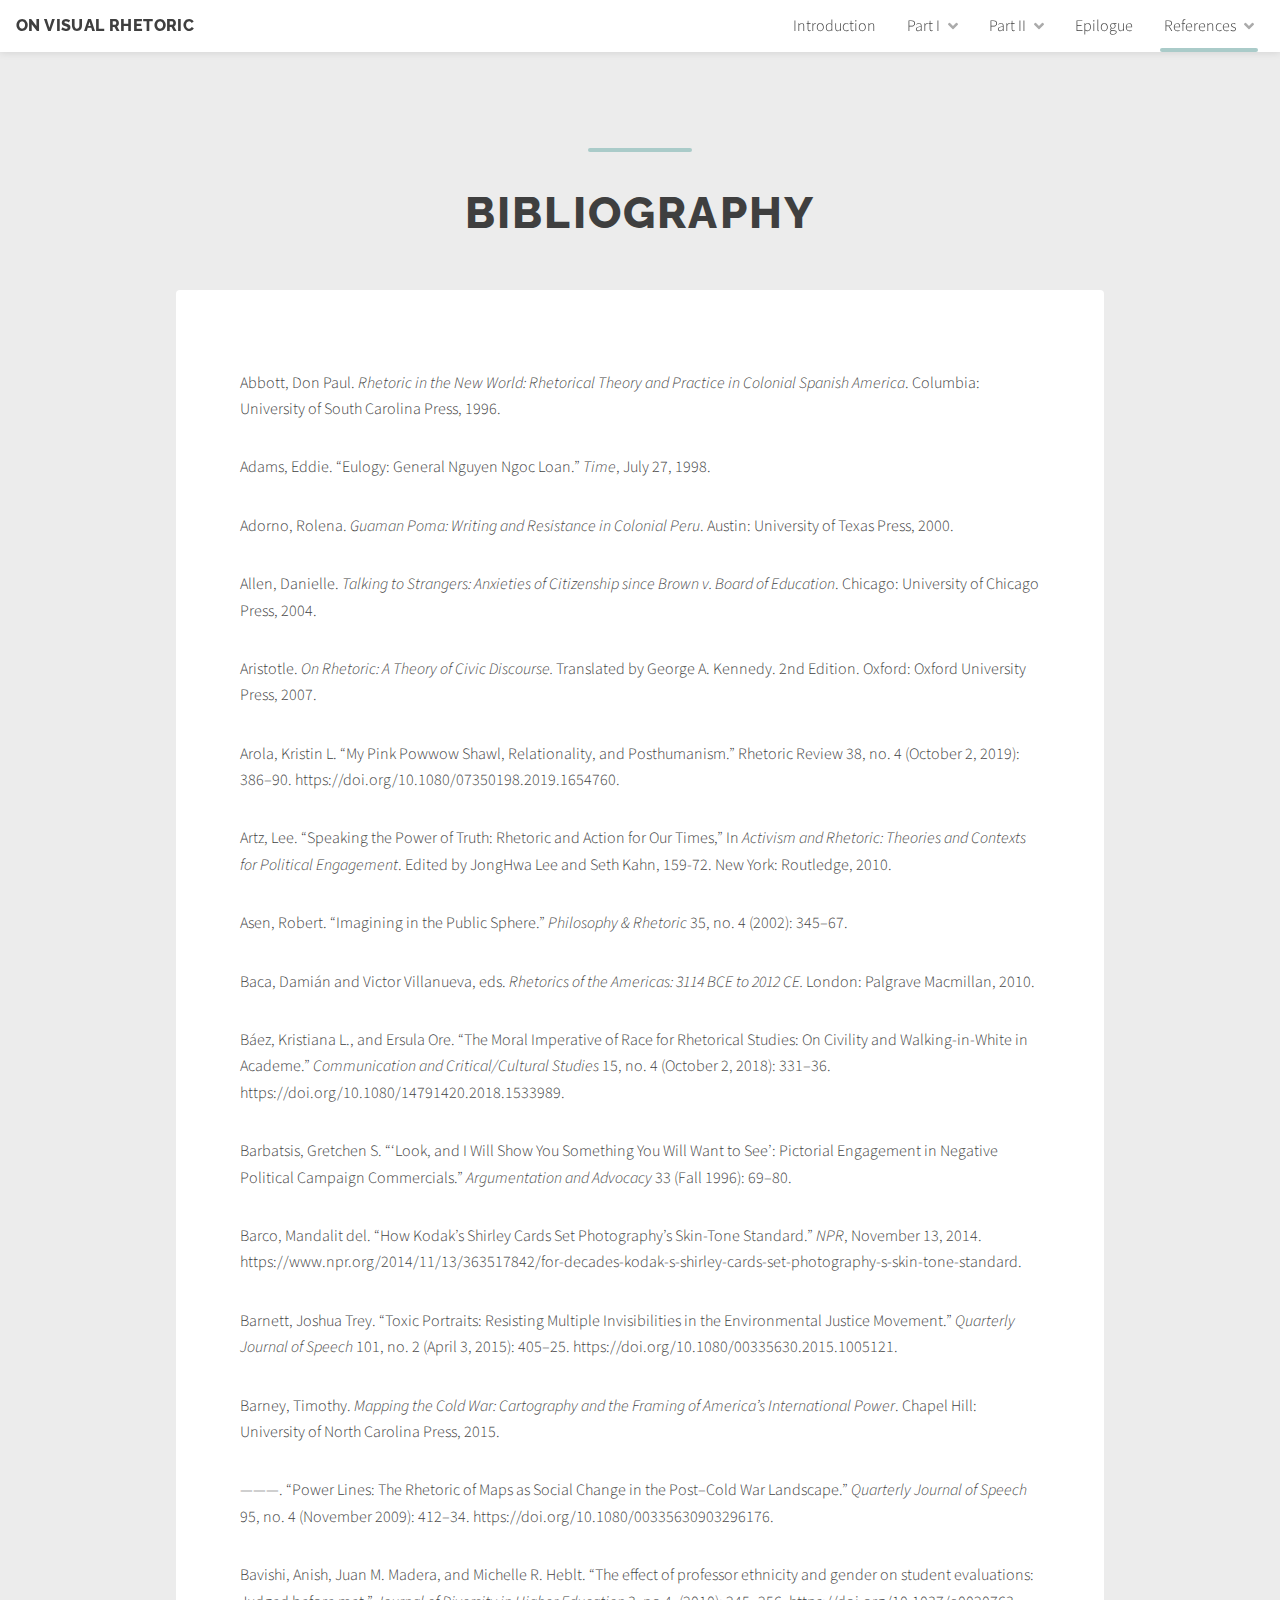
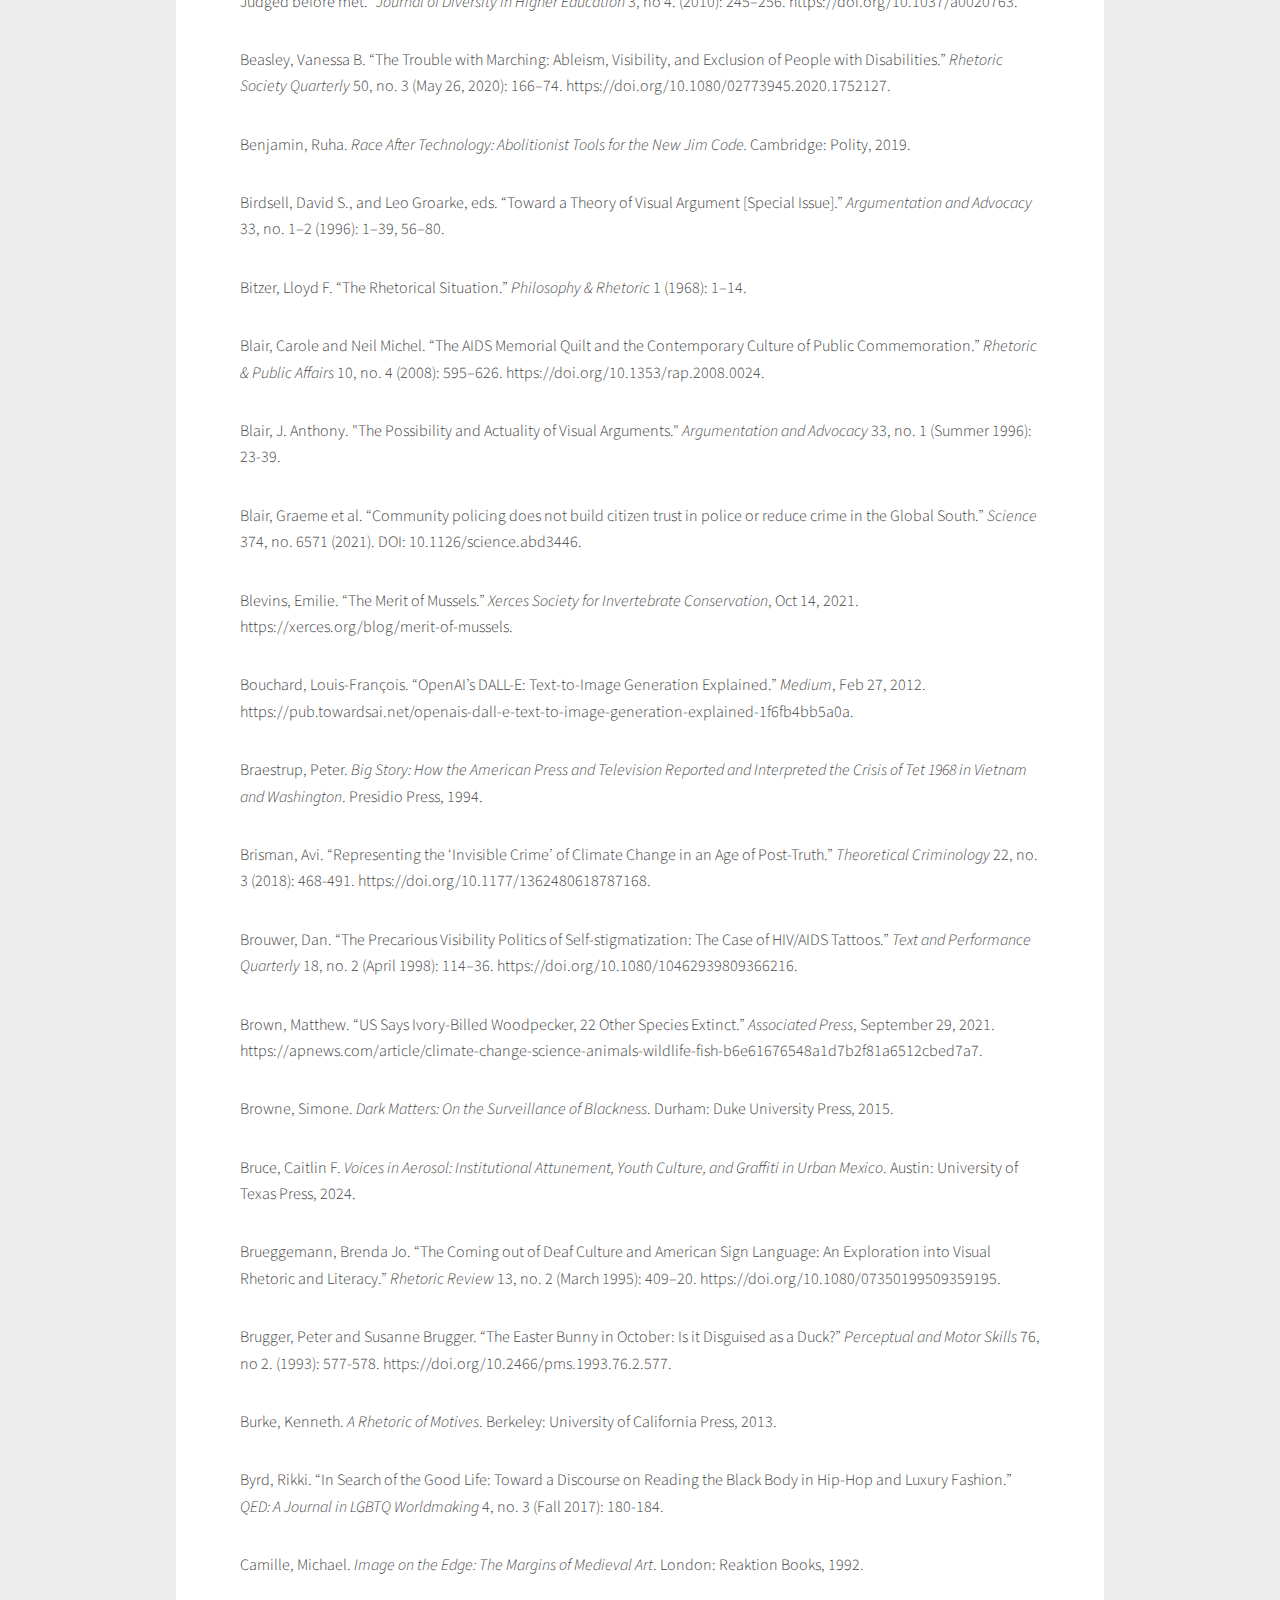
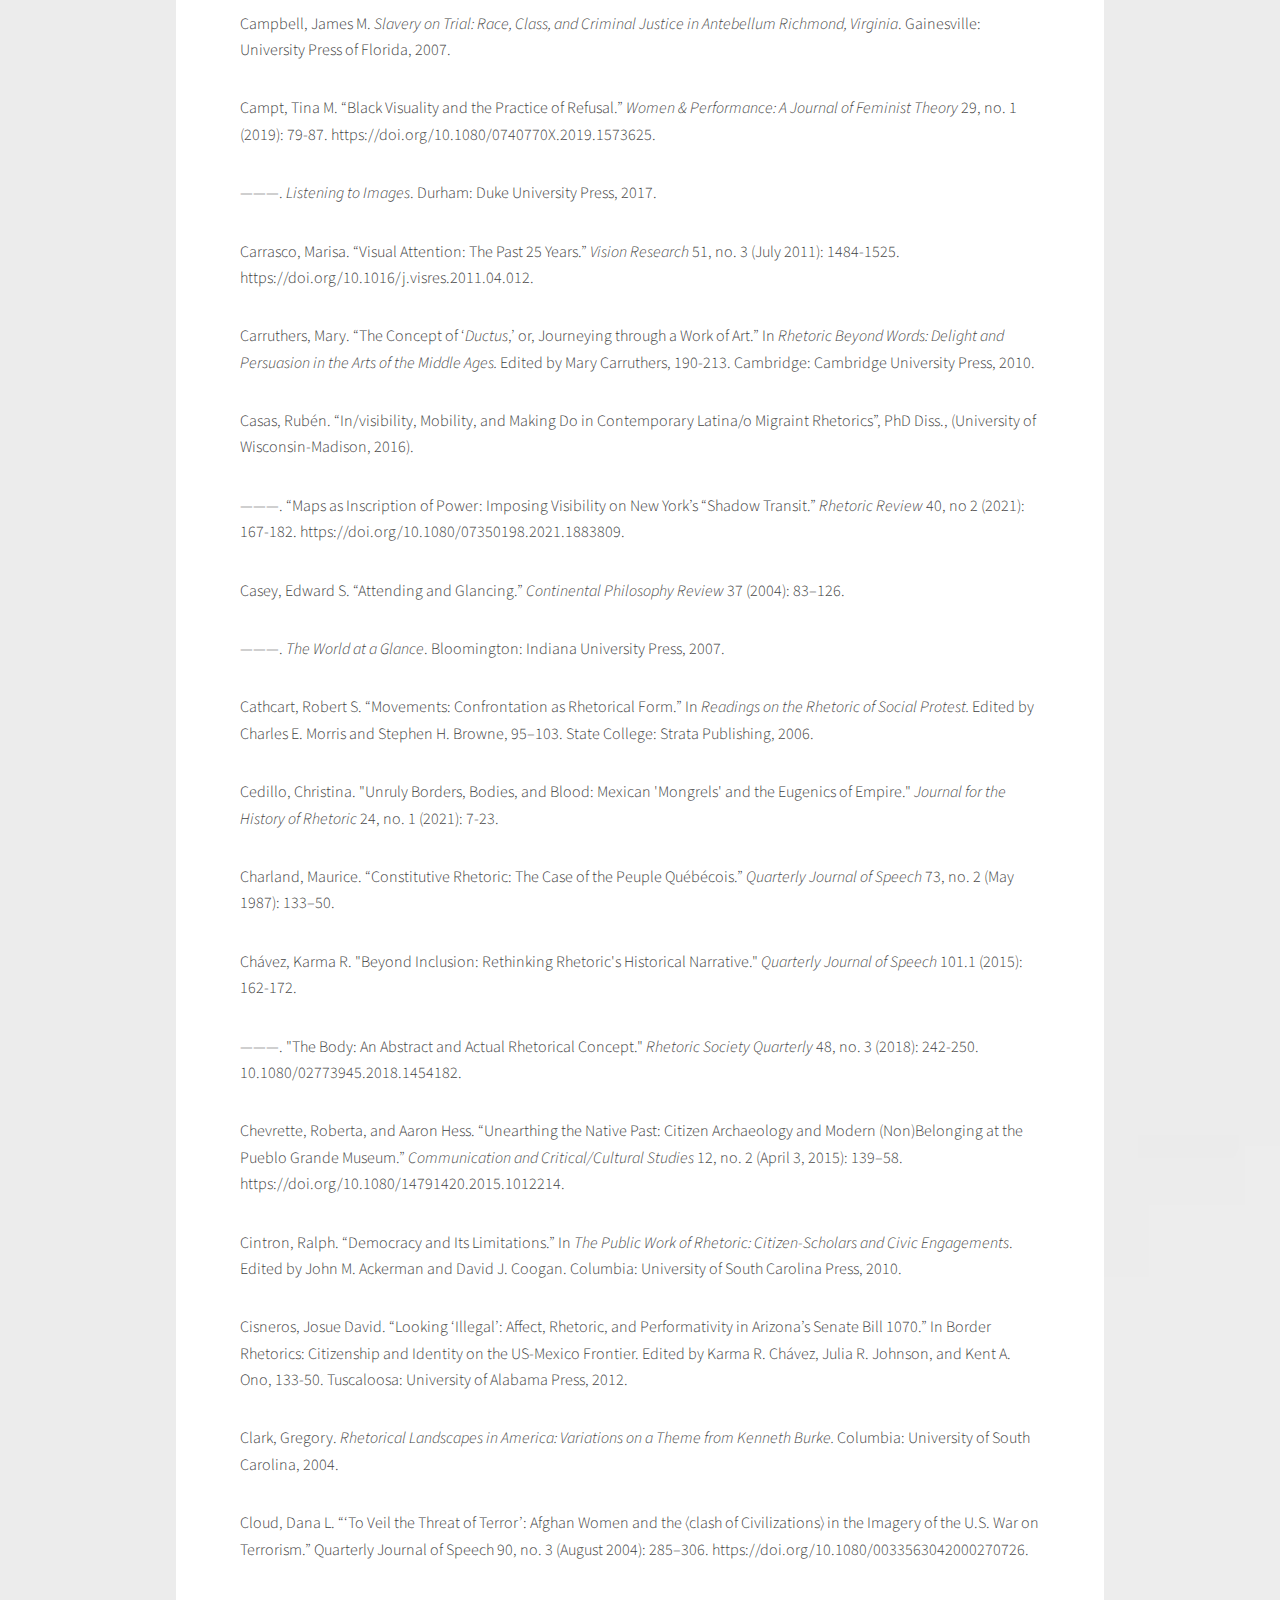
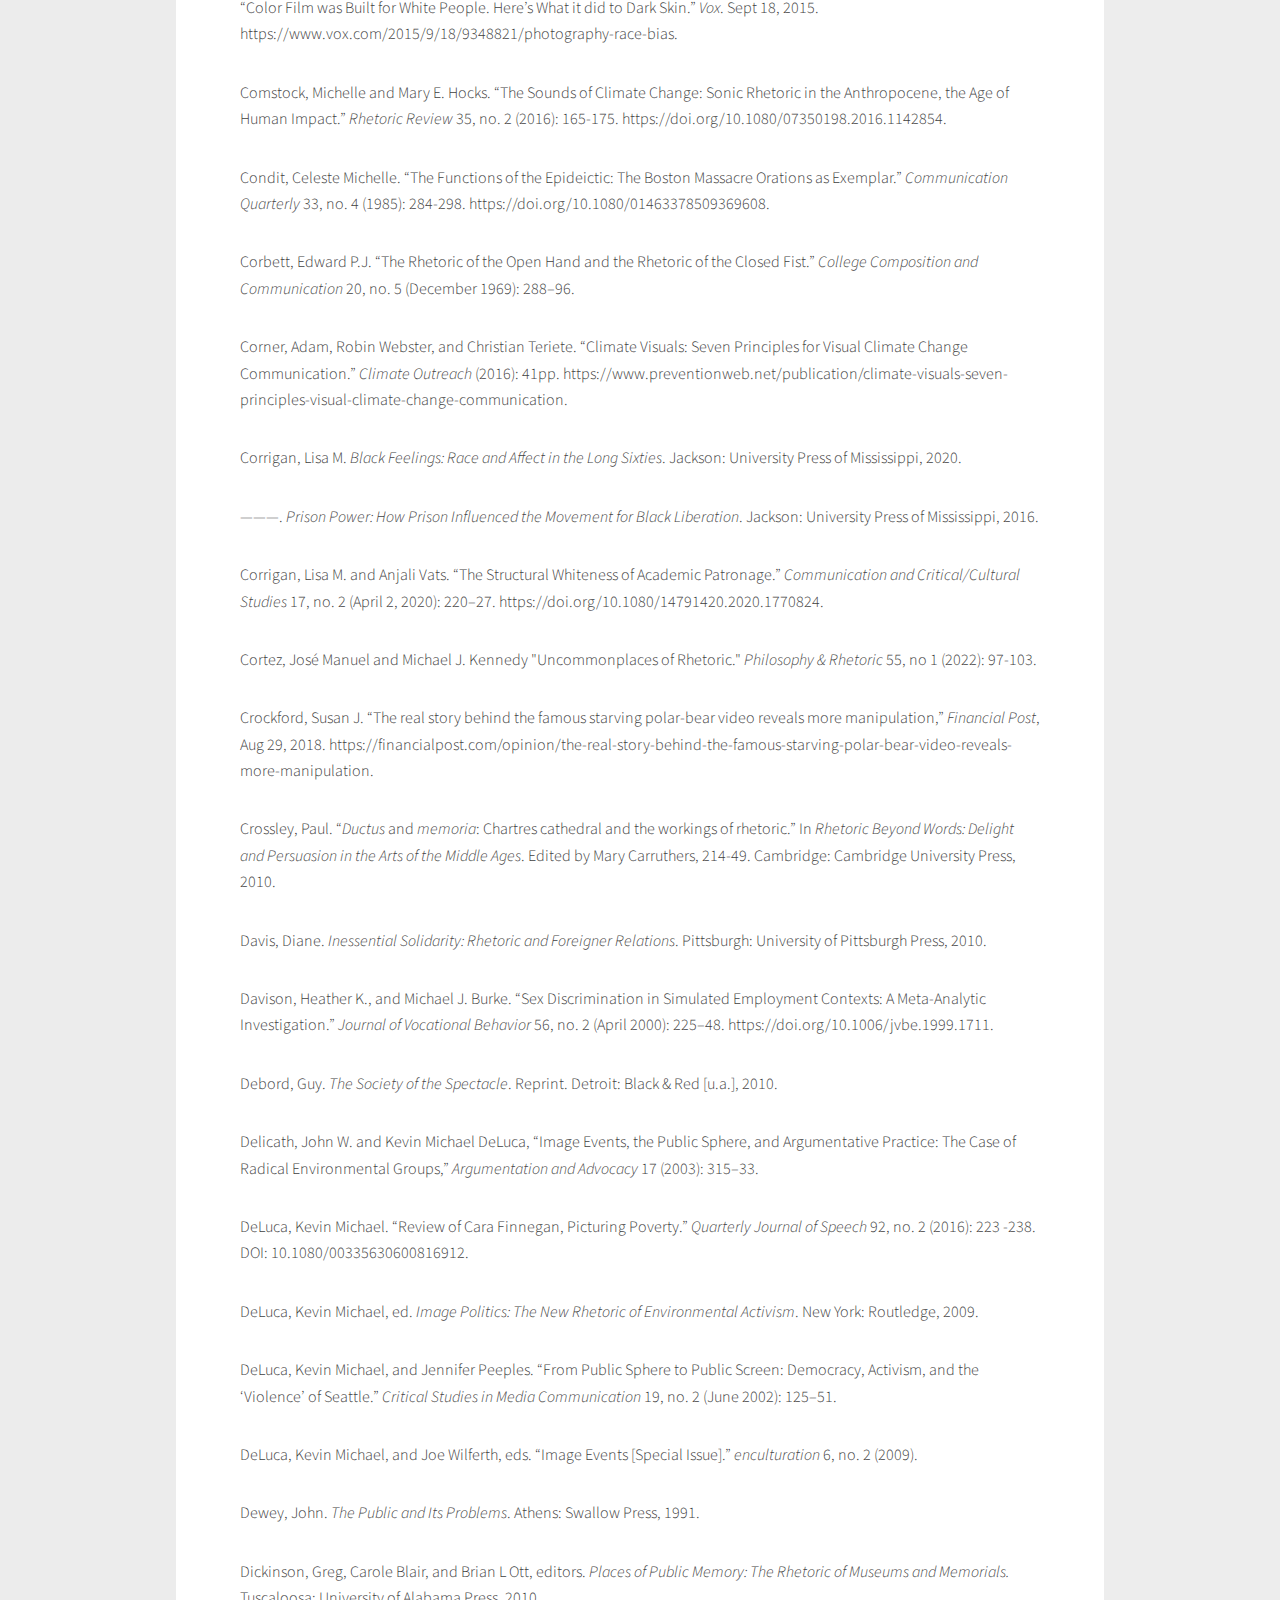
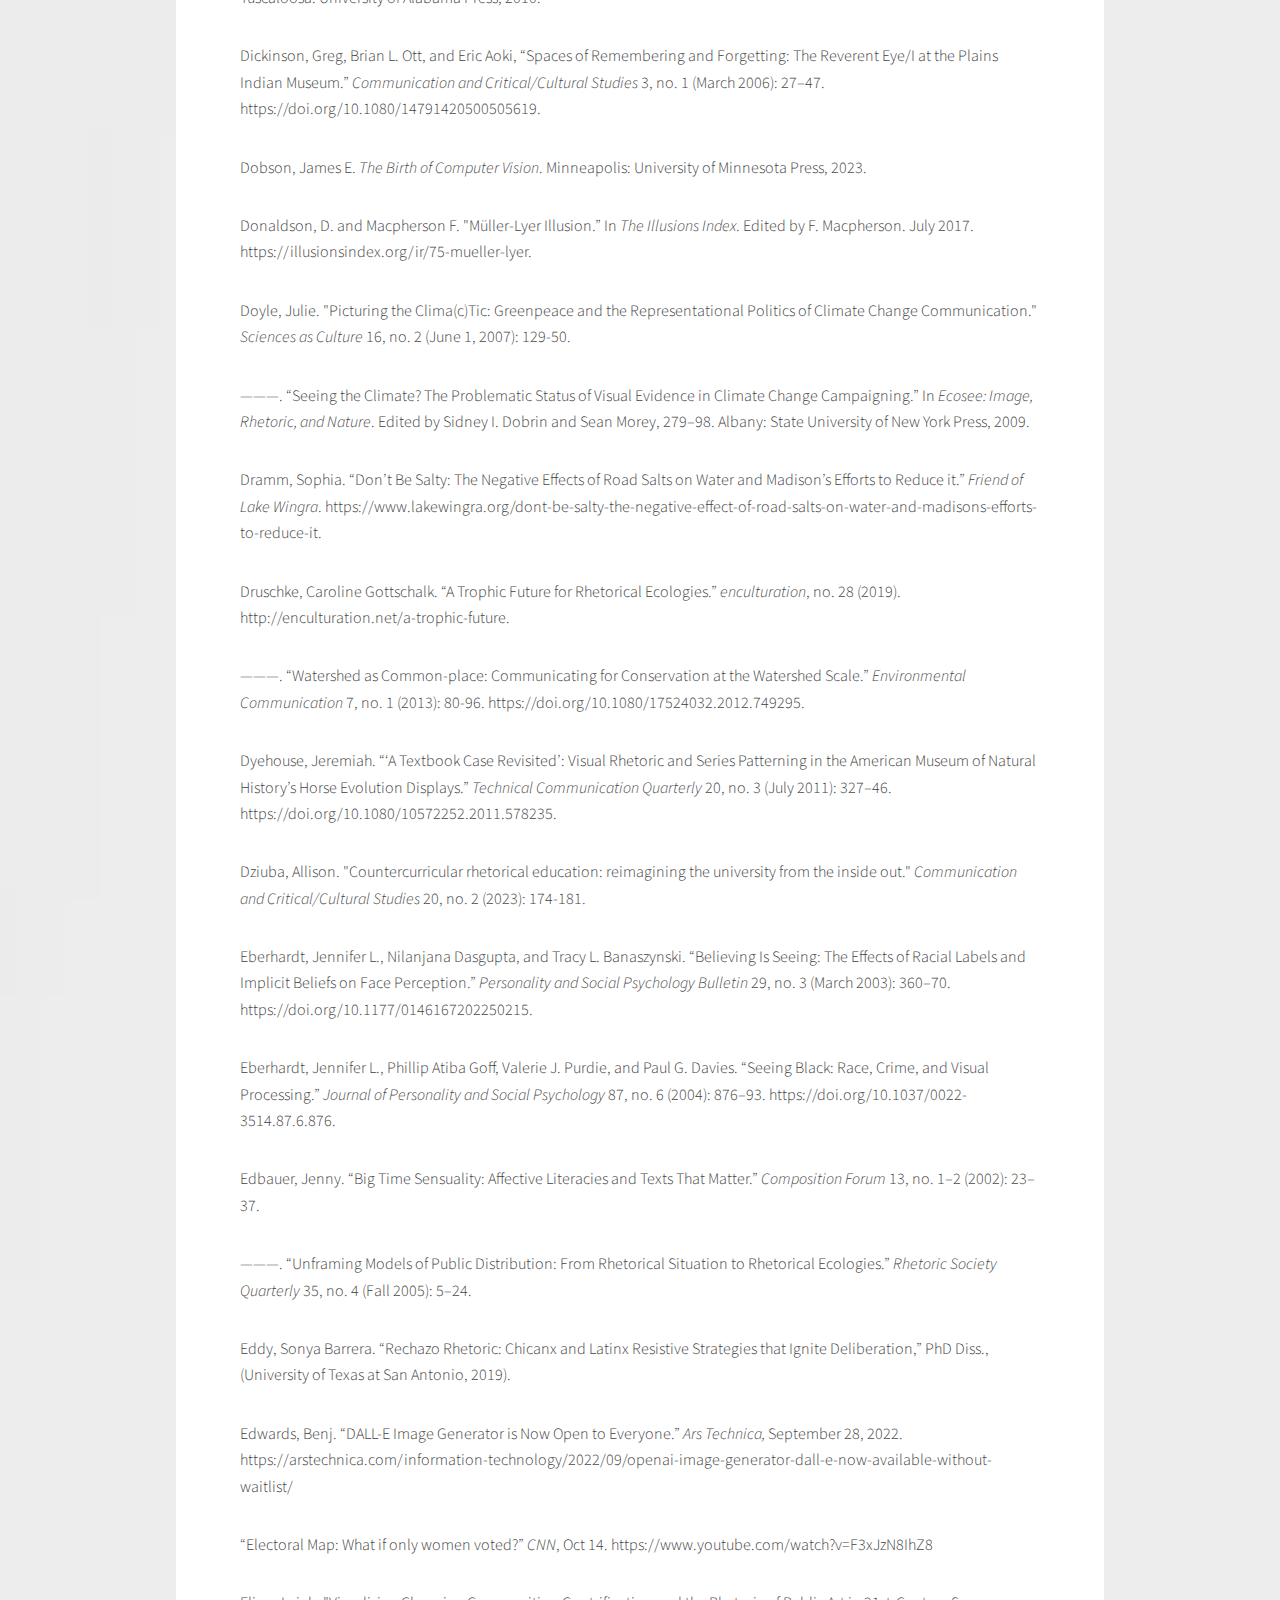
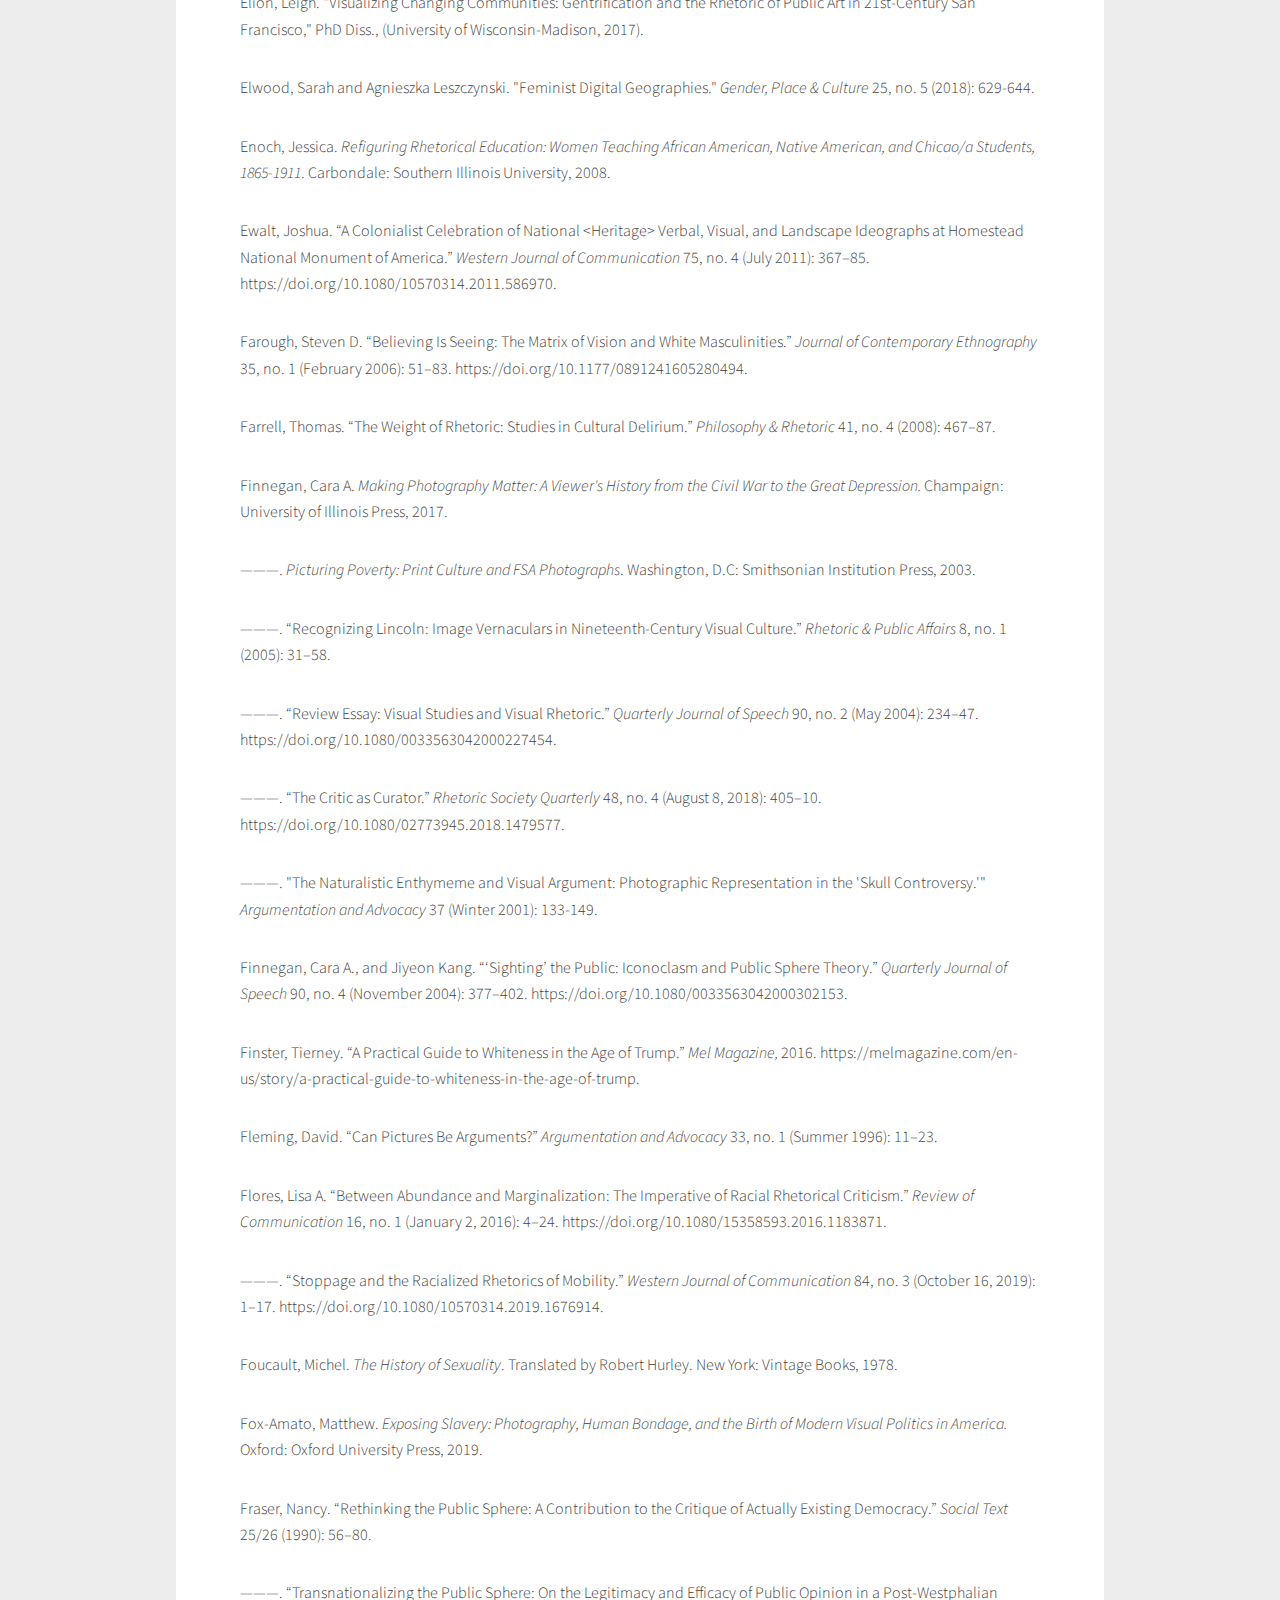
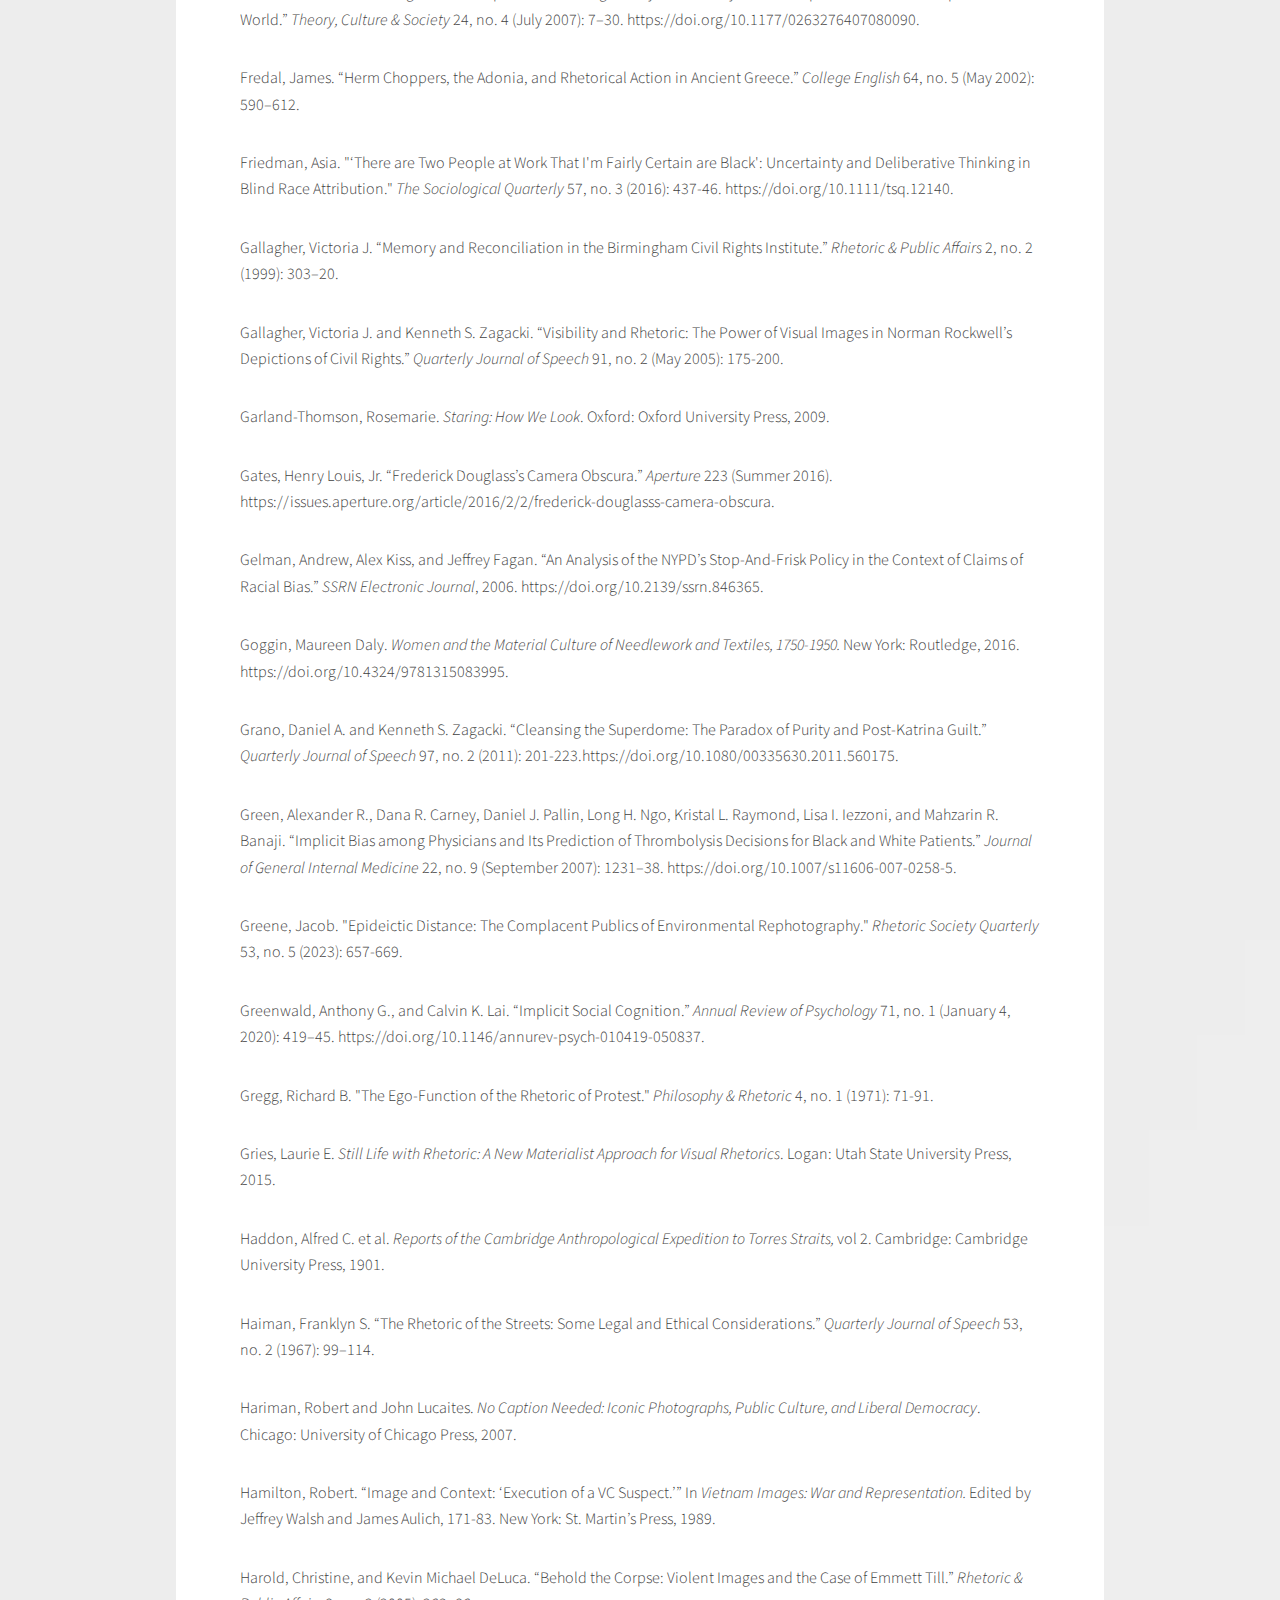
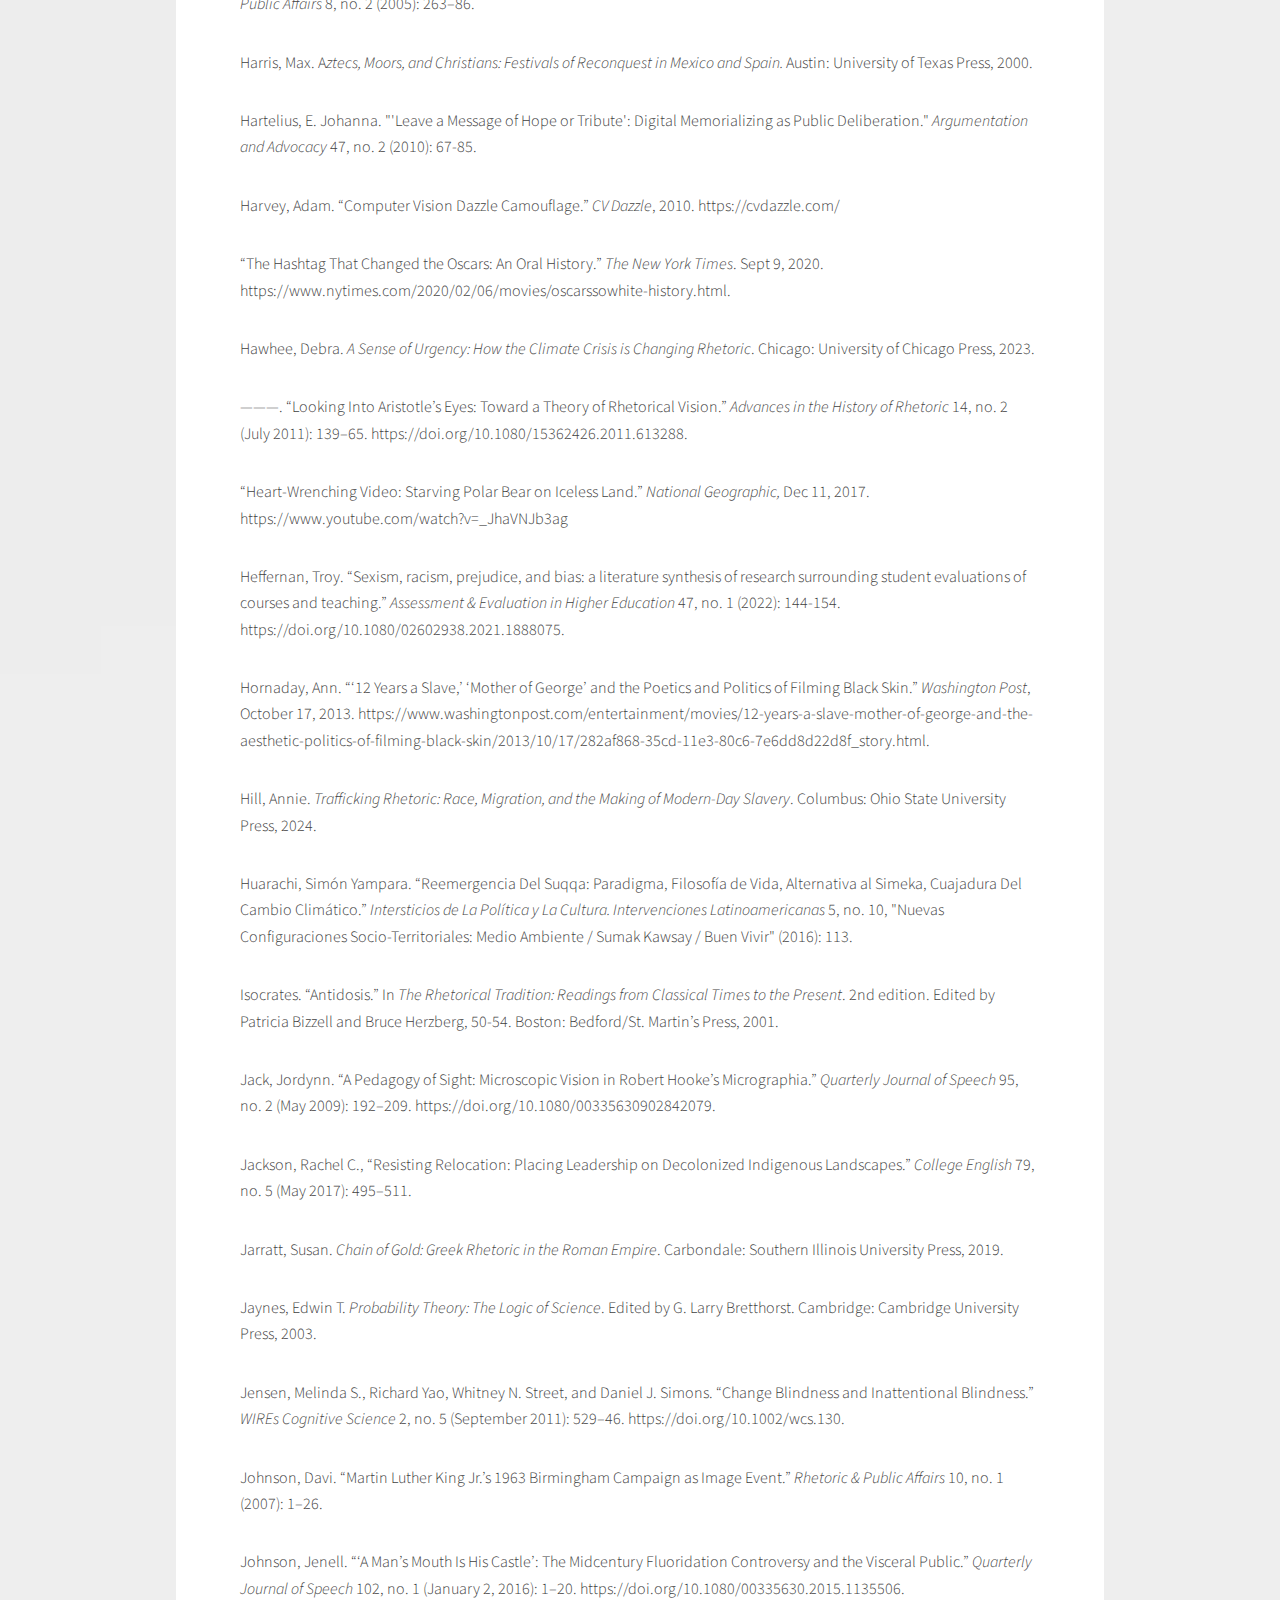
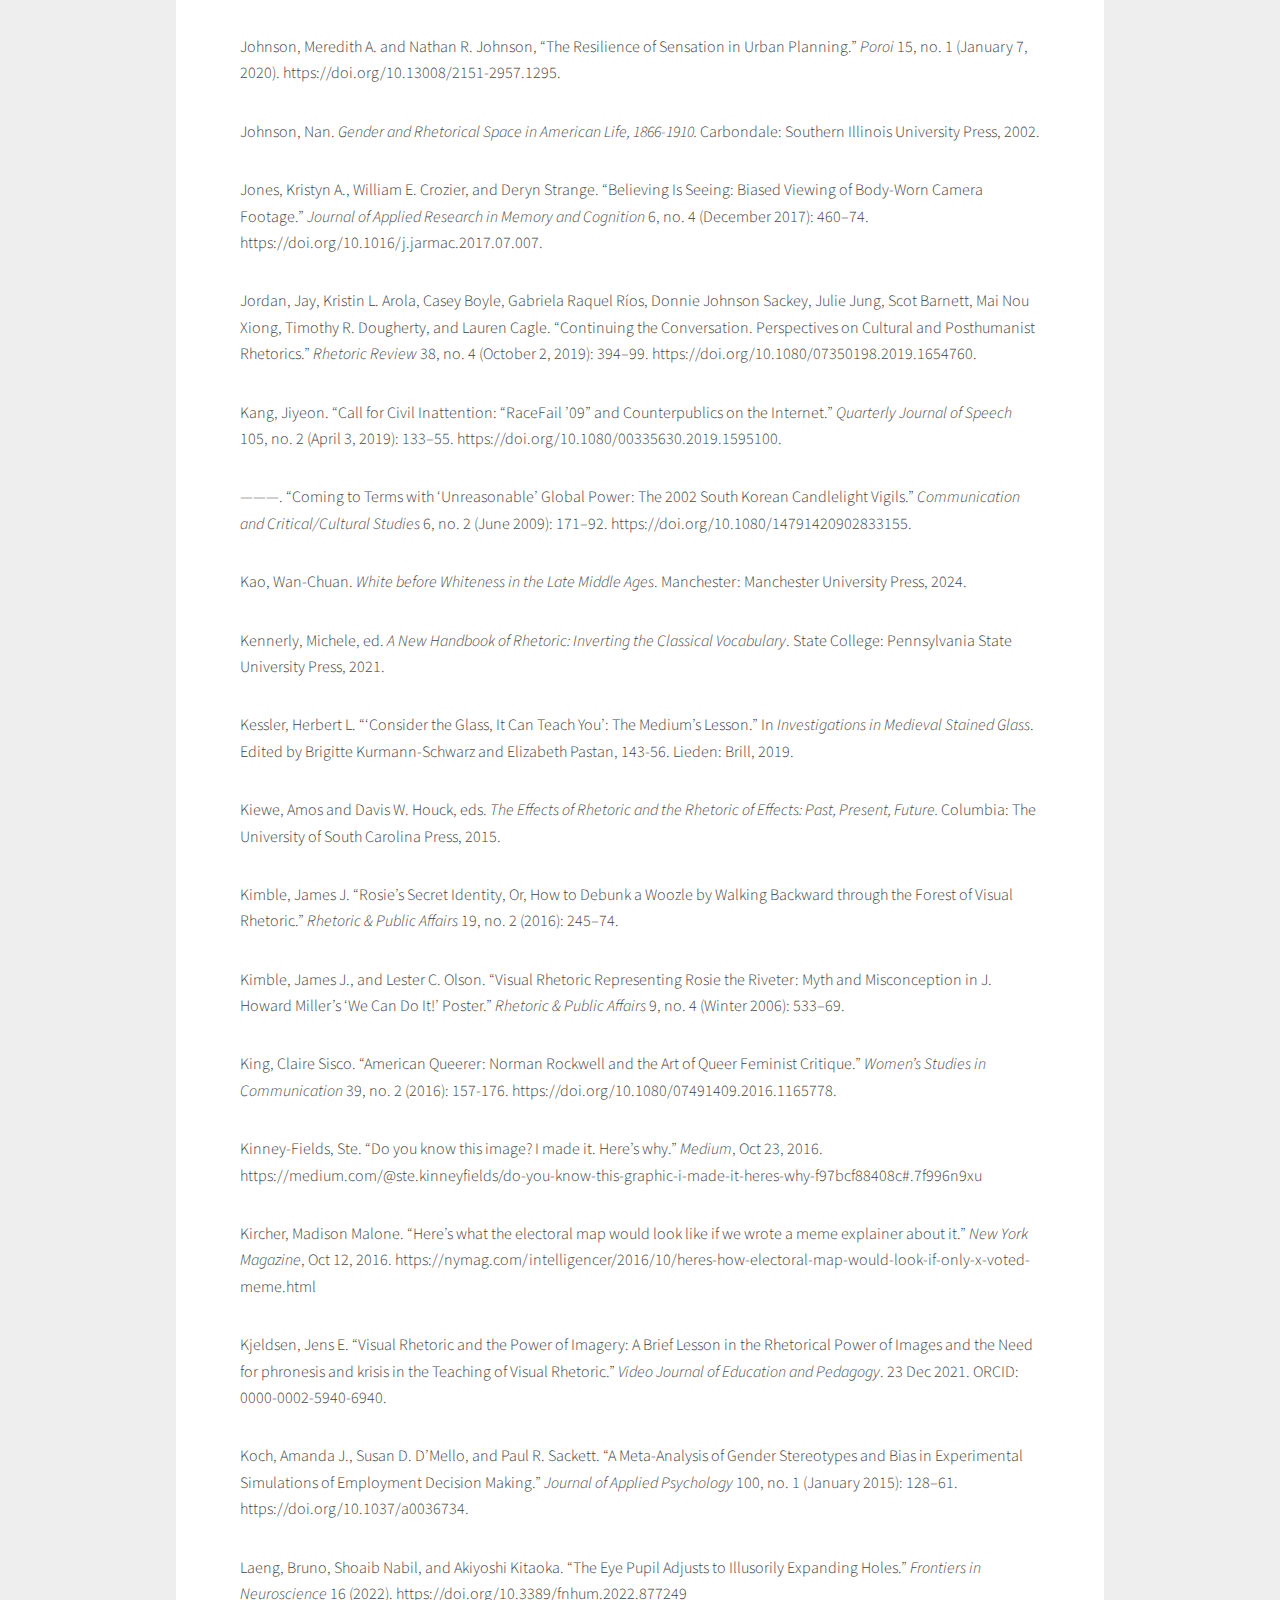
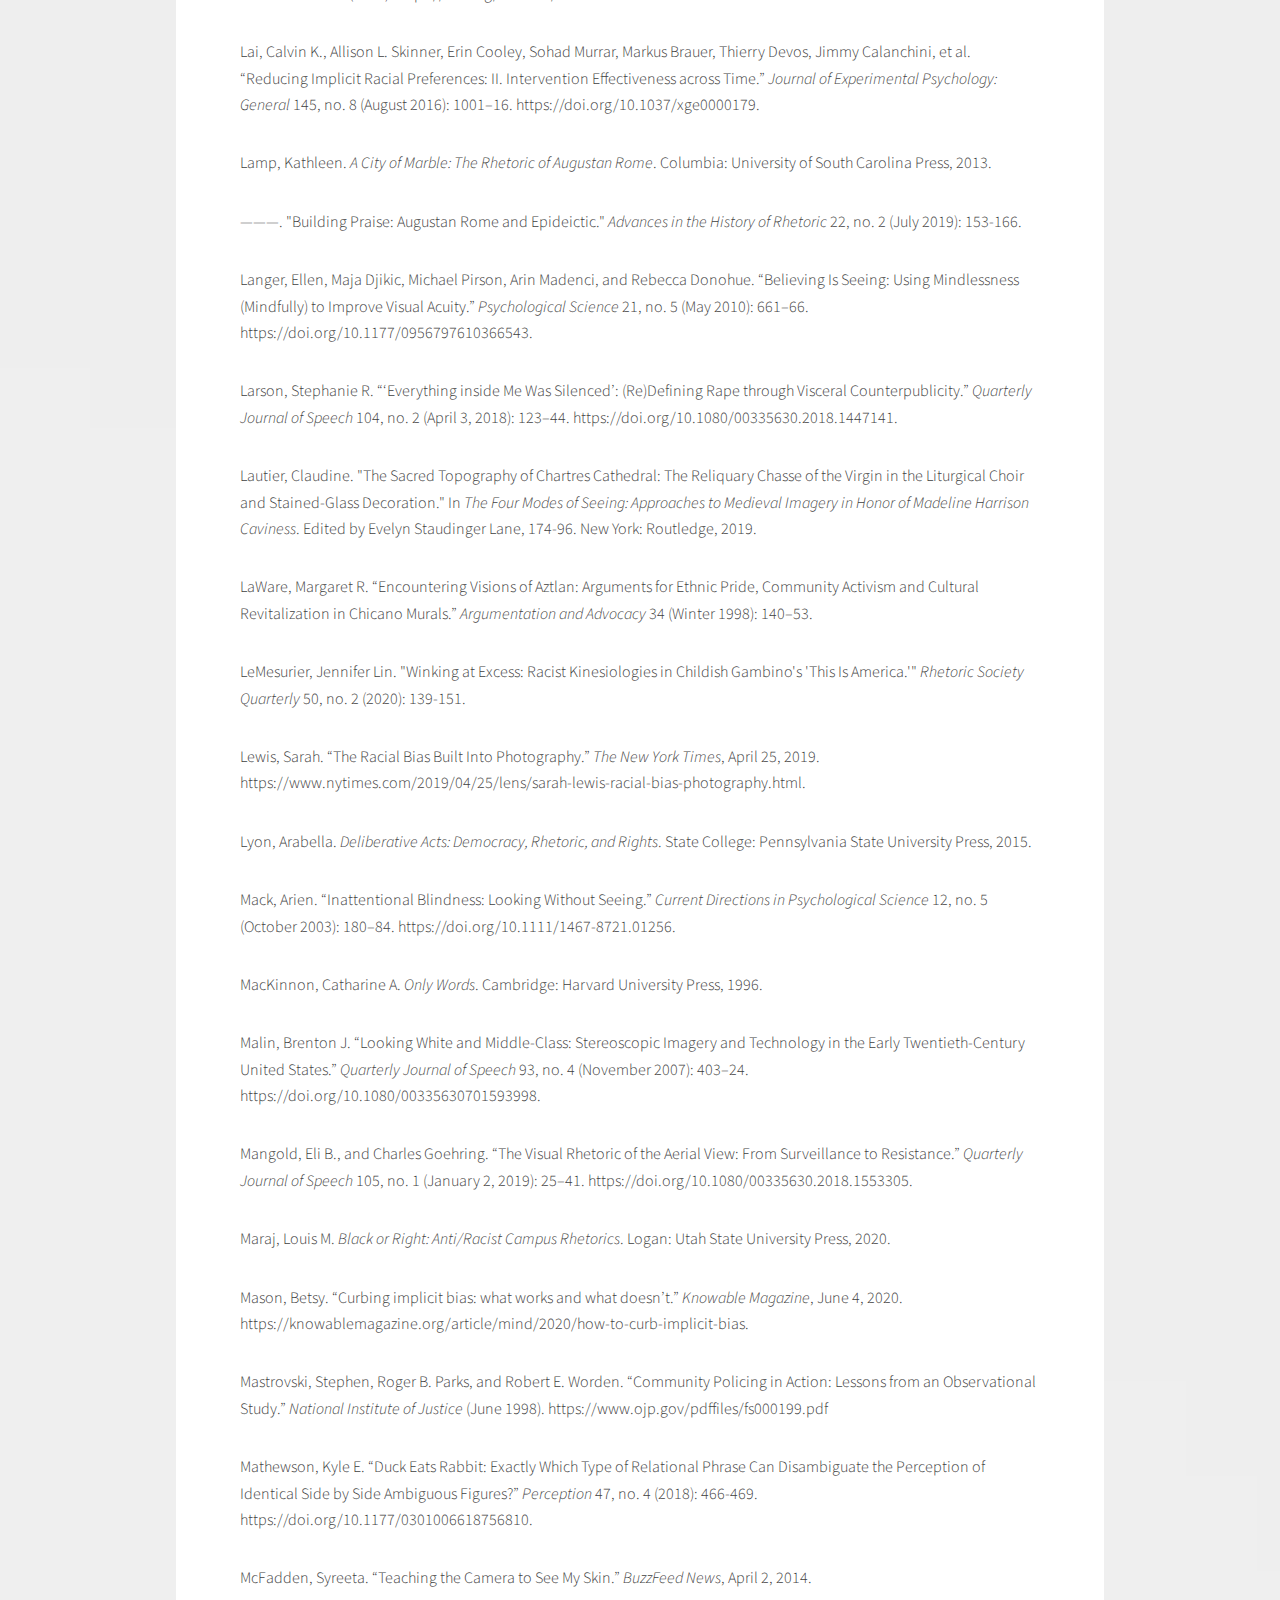
<file: bibliography.html>
<!DOCTYPE HTML>
<!--
	Relativity by Pixelarity
	pixelarity.com | hello@pixelarity.com
	License: pixelarity.com/license
-->
<html>
	<head>
		<title>On Visual Rhetoric</title>
		<meta charset="utf-8" />
		<meta name="viewport" content="width=device-width, initial-scale=1, user-scalable=no" />
		<link rel="stylesheet" href="assets/css/main.css" />
	</head>
	<body class="is-preload">

		<!-- Wrapper -->
			<div id="wrapper">

				<!-- Header -->
					<header id="header">

						<!-- Logo -->
							<div class="logo">
								<a href="index.html"><strong>On Visual Rhetoric</strong></a>
							</div>

						<!-- Nav -->
						<nav id="nav">
								<ul>
									<li><a href="index.html">Introduction</a></li>
									<li>
										<a href="" class="icon solid fa-angle-down">Part I</a>
										<ul>
											<li><a href="part1.html">Part I Introduction</a></li>
											<li><a href="chapter1.html">Chapter One</a></li>
											<li><a href="chapter2.html">Chapter Two</a></li>
											<li><a href="chapter3.html">Chapter Three</a></li>
										</ul>
									</li>
									<li>
										<a href="#" class="icon solid fa-angle-down">Part II</a>
										<ul>
											<li><a href="part2.html">Part II Introduction</a></li>
											<li><a href="chapter4.html">Chapter Four</a></li>
											<li><a href="chapter5.html">Chapter Five</a></li>
											<li><a href="chapter6.html">Chapter Six</a></li>
										</ul>
									</li>
									<li><a href="epilogue.html">Epilogue</a></li>
							
									<li class="current">
										<a href="#" class="icon solid fa-angle-down">References</a>
										<ul>
											<li><a href="bibliography.html">Bibliography</a></li>
											<li><a href="images.html">Images</a></li>
										</ul>
									</li>
								</ul>
							</nav>

					</header>

				<!-- Section -->
					<section class="main alt">
						<header>
							<h1>Bibliography</h1>
						</header>
						<div class="inner style2">
							<p>Abbott, Don Paul. <em>Rhetoric in the New World: Rhetorical Theory and Practice in Colonial Spanish America</em>. Columbia: University of South Carolina Press, 1996.</p>
							<p>Adams, Eddie. “Eulogy: General Nguyen Ngoc Loan.” <em>Time</em>, July 27, 1998.</p>
							<p>Adorno, Rolena. <em>Guaman Poma: Writing and Resistance in Colonial Peru</em>. Austin: University of Texas Press, 2000.</p>
							<p>Allen, Danielle. <em>Talking to Strangers: Anxieties of Citizenship since Brown v. Board of Education</em>. Chicago: University of Chicago Press, 2004.</p>
							<p>Aristotle. <em>On Rhetoric: A Theory of Civic Discourse.</em> Translated by George A. Kennedy. 2nd Edition. Oxford: Oxford University Press, 2007.</p>
							<p>Arola, Kristin L. “My Pink Powwow Shawl, Relationality, and Posthumanism.” Rhetoric Review 38, no. 4 (October 2, 2019): 386–90. https://doi.org/10.1080/07350198.2019.1654760.</p>
							<p>Artz, Lee. “Speaking the Power of Truth: Rhetoric and Action for Our Times,” In <em>Activism and Rhetoric: Theories and Contexts for Political Engagement</em>. Edited by JongHwa Lee and Seth Kahn, 159-72. New York: Routledge, 2010.</p>
							<p>Asen, Robert. “Imagining in the Public Sphere.” <em>Philosophy &amp; Rhetoric</em> 35, no. 4 (2002): 345–67.</p>
							<p>Baca, Damián and Victor Villanueva, eds. <em>Rhetorics of the Americas: 3114 BCE to 2012 CE.</em> London: Palgrave Macmillan, 2010.</p>
							<p>Báez, Kristiana L., and Ersula Ore. “The Moral Imperative of Race for Rhetorical Studies: On Civility and Walking-in-White in Academe.” <em>Communication and Critical/Cultural Studies</em> 15, no. 4 (October 2, 2018): 331–36. https://doi.org/10.1080/14791420.2018.1533989.</p>
							<p>Barbatsis, Gretchen S. “‘Look, and I Will Show You Something You Will Want to See’: Pictorial Engagement in Negative Political Campaign Commercials.” <em>Argumentation and Advocacy</em> 33 (Fall 1996): 69–80.</p>
							<p>Barco, Mandalit del. “How Kodak’s Shirley Cards Set Photography’s Skin-Tone Standard.” <em>NPR</em>, November 13, 2014. https://www.npr.org/2014/11/13/363517842/for-decades-kodak-s-shirley-cards-set-photography-s-skin-tone-standard.</p>
							<p>Barnett, Joshua Trey. “Toxic Portraits: Resisting Multiple Invisibilities in the Environmental Justice Movement.” <em>Quarterly Journal of Speech</em> 101, no. 2 (April 3, 2015): 405–25. https://doi.org/10.1080/00335630.2015.1005121.</p>
							<p>Barney, Timothy. <em>Mapping the Cold War: Cartography and the Framing of America’s International Power</em>. Chapel Hill: University of North Carolina Press, 2015.</p>
							<p>———. “Power Lines: The Rhetoric of Maps as Social Change in the Post–Cold War Landscape.” <em>Quarterly Journal of Speech</em> 95, no. 4 (November 2009): 412–34. https://doi.org/10.1080/00335630903296176. </p>
							<p>Bavishi, Anish, Juan M. Madera, and Michelle R. Heblt. “The effect of professor ethnicity and gender on student evaluations: Judged before met.” <em>Journal of Diversity in Higher Education</em> 3, no 4. (2010): 245–256. https://doi.org/10.1037/a0020763.</p>
							<p>Beasley, Vanessa B. “The Trouble with Marching: Ableism, Visibility, and Exclusion of People with Disabilities.” <em>Rhetoric Society Quarterly</em> 50, no. 3 (May 26, 2020): 166–74. https://doi.org/10.1080/02773945.2020.1752127.</p>
							<p>Benjamin, Ruha. <em>Race After Technology: Abolitionist Tools for the New Jim Code.</em> Cambridge: Polity, 2019.</p>
							<p>Birdsell, David S., and Leo Groarke, eds. “Toward a Theory of Visual Argument [Special Issue].” <em>Argumentation and Advocacy</em> 33, no. 1–2 (1996): 1–39, 56–80.</p>
							<p>Bitzer, Lloyd F. “The Rhetorical Situation.” <em>Philosophy &amp; Rhetoric</em> 1 (1968): 1–14.</p>
							<p>Blair, Carole and Neil Michel. “The AIDS Memorial Quilt and the Contemporary Culture of Public Commemoration.” <em>Rhetoric &amp; Public Affairs</em> 10, no. 4 (2008): 595–626. https://doi.org/10.1353/rap.2008.0024.</p>
							<p>Blair, J. Anthony. "The Possibility and Actuality of Visual Arguments." <em>Argumentation and Advocacy</em> 33, no. 1 (Summer 1996): 23-39.</p>
							<p>Blair, Graeme et al. “Community policing does not build citizen trust in police or reduce crime in the Global South.” <em>Science</em> 374, no. 6571 (2021). DOI: 10.1126/science.abd3446.</p>
							<p>Blevins, Emilie. “The Merit of Mussels.” <em>Xerces Society for Invertebrate Conservation</em>, Oct 14, 2021. https://xerces.org/blog/merit-of-mussels.</p>
							<p>Bouchard, Louis-François. “OpenAI’s DALL-E: Text-to-Image Generation Explained.” <em>Medium</em>, Feb 27, 2012. https://pub.towardsai.net/openais-dall-e-text-to-image-generation-explained-1f6fb4bb5a0a.</p>
							<p>Braestrup, Peter. <em>Big Story: How the American Press and Television Reported and Interpreted the Crisis of Tet 1968 in Vietnam and Washington</em>. Presidio Press, 1994.</p>
							<p>Brisman, Avi. “Representing the ‘Invisible Crime’ of Climate Change in an Age of Post-Truth.” <em>Theoretical Criminology</em> 22, no. 3 (2018): 468-491. https://doi.org/10.1177/1362480618787168.</p>
							<p>Brouwer, Dan. “The Precarious Visibility Politics of Self‐stigmatization: The Case of HIV/AIDS Tattoos.” <em>Text and Performance Quarterly</em> 18, no. 2 (April 1998): 114–36. https://doi.org/10.1080/10462939809366216.</p>
							<p>Brown, Matthew. “US Says Ivory-Billed Woodpecker, 22 Other Species Extinct.” <em>Associated Press</em>, September 29, 2021. https://apnews.com/article/climate-change-science-animals-wildlife-fish-b6e61676548a1d7b2f81a6512cbed7a7.</p>
							<p>Browne, Simone. <em>Dark Matters: On the Surveillance of Blackness</em>. Durham: Duke University Press, 2015.</p>
							<p>Bruce, Caitlin F. <em>Voices in Aerosol: Institutional Attunement, Youth Culture, and Graffiti in Urban Mexico</em>. Austin: University of Texas Press, 2024.</p>
							<p>Brueggemann, Brenda Jo. “The Coming out of Deaf Culture and American Sign Language: An Exploration into Visual Rhetoric and Literacy.” <em>Rhetoric Review</em> 13, no. 2 (March 1995): 409–20. https://doi.org/10.1080/07350199509359195.</p>
							<p>Brugger, Peter and Susanne Brugger. “The Easter Bunny in October: Is it Disguised as a Duck?” <em>Perceptual and Motor Skills</em> 76, no 2. (1993): 577-578. https://doi.org/10.2466/pms.1993.76.2.577.</p>
							<p>Burke, Kenneth. <em>A Rhetoric of Motives</em>. Berkeley: University of California Press, 2013. </p>
							<p>Byrd, Rikki. “In Search of the Good Life: Toward a Discourse on Reading the Black Body in Hip-Hop and Luxury Fashion.” <em>QED: A Journal in LGBTQ Worldmaking</em> 4, no. 3 (Fall 2017): 180-184.</p>
							<p>Camille, Michael. <em>Image on the Edge: The Margins of Medieval Art</em>. London: Reaktion Books, 1992.</p>
							<p>Campbell, James M. <em>Slavery on Trial: Race, Class, and Criminal Justice in Antebellum Richmond, Virginia</em>. Gainesville: University Press of Florida, 2007.</p>
							<p>Campt, Tina M. “Black Visuality and the Practice of Refusal.” <em>Women &amp; Performance: A Journal of Feminist Theory</em> 29, no. 1 (2019): 79-87. https://doi.org/10.1080/0740770X.2019.1573625.</p>
							<p>———. <em>Listening to Images</em>. Durham: Duke University Press, 2017.</p>
							<p>Carrasco, Marisa. “Visual Attention: The Past 25 Years.” <em>Vision Research</em> 51, no. 3 (July 2011): 1484-1525. https://doi.org/10.1016/j.visres.2011.04.012.</p>
							<p>Carruthers, Mary. “The Concept of ‘<em>Ductus</em>,’ or, Journeying through a Work of Art.” In <em>Rhetoric Beyond Words: Delight and Persuasion in the Arts of the Middle Ages.</em> Edited by Mary Carruthers, 190-213. Cambridge: Cambridge University Press, 2010.</p>
							<p>Casas, Rubén. “In/visibility, Mobility, and Making Do in Contemporary Latina/o Migraint Rhetorics”, PhD Diss., (University of Wisconsin-Madison, 2016).</p>
							<p>———.  “Maps as Inscription of Power: Imposing Visibility on New York’s “Shadow Transit.” <em>Rhetoric Review </em>40, no 2 (2021): 167-182. https://doi.org/10.1080/07350198.2021.1883809.</p>
							<p>Casey, Edward S. “Attending and Glancing.” <em>Continental Philosophy Review</em> 37 (2004): 83–126.</p>
							<p>———. <em>The World at a Glance</em>. Bloomington: Indiana University Press, 2007.</p>
							<p>Cathcart, Robert S. “Movements: Confrontation as Rhetorical Form.” In <em>Readings on the Rhetoric of Social Protest.</em> Edited by Charles E. Morris and Stephen H. Browne, 95–103. State College: Strata Publishing, 2006.</p>
							<p>Cedillo, Christina. "Unruly Borders, Bodies, and Blood: Mexican 'Mongrels' and the Eugenics of Empire." <em>Journal for the History of Rhetoric</em> 24, no. 1 (2021): 7-23.</p>
							<p>Charland, Maurice. “Constitutive Rhetoric: The Case of the Peuple Québécois.” <em>Quarterly Journal of Speech</em> 73, no. 2 (May 1987): 133–50.</p>
							<p>Chávez, Karma R. "Beyond Inclusion: Rethinking Rhetoric's Historical Narrative." <em>Quarterly Journal of Speech</em> 101.1 (2015): 162-172.</p>
							<p>———. "The Body: An Abstract and Actual Rhetorical Concept." <em>Rhetoric Society Quarterly</em> 48, no. 3 (2018): 242-250. 10.1080/02773945.2018.1454182.</p>
							<p>Chevrette, Roberta, and Aaron Hess. “Unearthing the Native Past: Citizen Archaeology and Modern (Non)Belonging at the Pueblo Grande Museum.” <em>Communication and Critical/Cultural Studies</em> 12, no. 2 (April 3, 2015): 139–58. https://doi.org/10.1080/14791420.2015.1012214.</p>
							<p>Cintron, Ralph. “Democracy and Its Limitations.” In <em>The Public Work of Rhetoric: Citizen-Scholars and Civic Engagements</em>. Edited by John M. Ackerman and David J. Coogan. Columbia: University of South Carolina Press, 2010.</p>
							<p>Cisneros, Josue David. “Looking ‘Illegal’: Affect, Rhetoric, and Performativity in Arizona’s Senate Bill 1070.” In Border Rhetorics: Citizenship and Identity on the US-Mexico Frontier. Edited by Karma R. Chávez, Julia R. Johnson, and Kent A. Ono, 133-50. Tuscaloosa: University of Alabama Press, 2012. </p>
							<p>Clark, Gregory. <em>Rhetorical Landscapes in America: Variations on a Theme from Kenneth Burke.</em> Columbia: University of South Carolina, 2004. </p>
							<p>Cloud, Dana L. “‘To Veil the Threat of Terror’: Afghan Women and the ⟨clash of Civilizations⟩ in the Imagery of the U.S. War on Terrorism.” Quarterly Journal of Speech 90, no. 3 (August 2004): 285–306. https://doi.org/10.1080/0033563042000270726.</p>
							<p>“Color Film was Built for White People. Here’s What it did to Dark Skin.” <em>Vox</em>. Sept 18, 2015. https://www.vox.com/2015/9/18/9348821/photography-race-bias.</p>
							<p>Comstock, Michelle and Mary E. Hocks. “The Sounds of Climate Change: Sonic Rhetoric in the Anthropocene, the Age of Human Impact.” <em>Rhetoric Review</em> 35, no. 2 (2016): 165-175. https://doi.org/10.1080/07350198.2016.1142854.</p>
							<p>Condit, Celeste Michelle. “The Functions of the Epideictic: The Boston Massacre Orations as Exemplar.” <em>Communication Quarterly</em> 33, no. 4 (1985): 284-298. https://doi.org/10.1080/01463378509369608.</p>
							<p>Corbett, Edward P.J. “The Rhetoric of the Open Hand and the Rhetoric of the Closed Fist.” <em>College Composition and Communication</em> 20, no. 5 (December 1969): 288–96.</p>
							<p>Corner, Adam, Robin Webster, and Christian Teriete. “Climate Visuals: Seven Principles for Visual Climate Change Communication.” <em>Climate Outreach</em> (2016): 41pp. https://www.preventionweb.net/publication/climate-visuals-seven-principles-visual-climate-change-communication.</p>
							<p>Corrigan, Lisa M. <em>Black Feelings: Race and Affect in the Long Sixties</em>. Jackson: University Press of Mississippi, 2020.</p>
							<p>———. <em>Prison Power: How Prison Influenced the Movement for Black Liberation</em>. Jackson: University Press of Mississippi, 2016.</p>
							<p>Corrigan, Lisa M. and Anjali Vats. “The Structural Whiteness of Academic Patronage.” <em>Communication and Critical/Cultural Studies</em> 17, no. 2 (April 2, 2020): 220–27. https://doi.org/10.1080/14791420.2020.1770824.</p>
							<p>Cortez, José Manuel and Michael J. Kennedy "Uncommonplaces of Rhetoric." <em>Philosophy &amp; Rhetoric</em> 55, no 1 (2022): 97-103.</p>
							<p>Crockford, Susan J. “The real story behind the famous starving polar-bear video reveals more manipulation,” <em>Financial Post</em>, Aug 29, 2018. https://financialpost.com/opinion/the-real-story-behind-the-famous-starving-polar-bear-video-reveals-more-manipulation. </p>
							<p>Crossley, Paul. “<em>Ductus</em> and <em>memoria</em>: Chartres cathedral and the workings of rhetoric.” In <em>Rhetoric Beyond Words: Delight and Persuasion in the Arts of the Middle Ages</em>. Edited by Mary Carruthers, 214-49. Cambridge: Cambridge University Press, 2010.</p>
							<p>Davis, Diane. <em>Inessential Solidarity: Rhetoric and Foreigner Relations</em>. Pittsburgh: University of Pittsburgh Press, 2010.</p>
							<p>Davison, Heather K., and Michael J. Burke. “Sex Discrimination in Simulated Employment Contexts: A Meta-Analytic Investigation.” <em>Journal of Vocational Behavior</em> 56, no. 2 (April 2000): 225–48. https://doi.org/10.1006/jvbe.1999.1711.</p>
							<p>Debord, Guy. <em>The Society of the Spectacle</em>. Reprint. Detroit: Black &amp; Red [u.a.], 2010.</p>
							<p>Delicath, John W. and Kevin Michael DeLuca, “Image Events, the Public Sphere, and Argumentative Practice: The Case of Radical Environmental Groups,” <em>Argumentation and Advocacy</em> 17 (2003): 315–33.</p>
							<p>DeLuca, Kevin Michael. “Review of Cara Finnegan, Picturing Poverty.” <em>Quarterly Journal of Speech</em> 92, no. 2 (2016): 223 -238. DOI: 10.1080/00335630600816912. </p>
							<p>DeLuca, Kevin Michael, ed. <em>Image Politics: The New Rhetoric of Environmental Activism</em>. New York: Routledge, 2009.</p>
							<p>DeLuca, Kevin Michael, and Jennifer Peeples. “From Public Sphere to Public Screen: Democracy, Activism, and the ‘Violence’ of Seattle.” <em>Critical Studies in Media Communication</em> 19, no. 2 (June 2002): 125–51.</p>
							<p>DeLuca, Kevin Michael, and Joe Wilferth, eds. “Image Events [Special Issue].” <em>enculturation</em> 6, no. 2 (2009).</p>
							<p>Dewey, John. <em>The Public and Its Problems</em>. Athens: Swallow Press, 1991.</p>
							<p>Dickinson, Greg, Carole Blair, and Brian L Ott, editors. <em>Places of Public Memory: The Rhetoric of Museums and Memorials.</em> Tuscaloosa: University of Alabama Press, 2010.</p>
							<p> Dickinson, Greg,  Brian L. Ott, and Eric Aoki, “Spaces of Remembering and Forgetting: The Reverent Eye/I at the Plains Indian Museum.” <em>Communication and Critical/Cultural Studies</em> 3, no. 1 (March 2006): 27–47. https://doi.org/10.1080/14791420500505619.</p>
							<p>Dobson, James E. <em>The Birth of Computer Vision</em>. Minneapolis: University of Minnesota Press, 2023.</p>
							<p>Donaldson, D. and Macpherson F. "Müller-Lyer Illusion.” In <em>The Illusions Index</em>. Edited by F. Macpherson. July 2017. https://illusionsindex.org/ir/75-mueller-lyer.</p>
							<p>Doyle, Julie. "Picturing the Clima(c)Tic: Greenpeace and the Representational Politics of Climate Change Communication." <em>Sciences as Culture</em> 16, no. 2 (June 1, 2007): 129-50.</p>
							<p>———. “Seeing the Climate? The Problematic Status of Visual Evidence in Climate Change Campaigning.” In <em>Ecosee: Image, Rhetoric, and Nature</em>. Edited by Sidney I. Dobrin and Sean Morey, 279–98. Albany: State University of New York Press, 2009.</p>
							<p>Dramm, Sophia. “Don’t Be Salty: The Negative Effects of Road Salts on Water and Madison’s Efforts to Reduce it.” <em>Friend of Lake Wingra</em>. https://www.lakewingra.org/dont-be-salty-the-negative-effect-of-road-salts-on-water-and-madisons-efforts-to-reduce-it.</p>
							<p>Druschke, Caroline Gottschalk. “A Trophic Future for Rhetorical Ecologies.” <em>enculturation</em>, no. 28 (2019). http://enculturation.net/a-trophic-future.</p>
							<p>———. “Watershed as Common-place: Communicating for Conservation at the Watershed Scale.” <em>Environmental Communication</em> 7, no. 1 (2013): 80-96. https://doi.org/10.1080/17524032.2012.749295.</p>
							<p>Dyehouse, Jeremiah. “‘A Textbook Case Revisited’: Visual Rhetoric and Series Patterning in the American Museum of Natural History’s Horse Evolution Displays.” <em>Technical Communication Quarterly</em> 20, no. 3 (July 2011): 327–46. https://doi.org/10.1080/10572252.2011.578235.</p>
							<p>Dziuba, Allison. "Countercurricular rhetorical education: reimagining the university from the inside out." <em>Communication and Critical/Cultural Studies</em> 20, no. 2 (2023): 174-181.</p>
							<p>Eberhardt, Jennifer L., Nilanjana Dasgupta, and Tracy L. Banaszynski. “Believing Is Seeing: The Effects of Racial Labels and Implicit Beliefs on Face Perception.” <em>Personality and Social Psychology Bulletin </em>29, no. 3 (March 2003): 360–70. https://doi.org/10.1177/0146167202250215.</p>
							<p>Eberhardt, Jennifer L., Phillip Atiba Goff, Valerie J. Purdie, and Paul G. Davies. “Seeing Black: Race, Crime, and Visual Processing.” <em>Journal of Personality and Social Psychology</em> 87, no. 6 (2004): 876–93. https://doi.org/10.1037/0022-3514.87.6.876.</p>
							<p>Edbauer, Jenny. “Big Time Sensuality: Affective Literacies and Texts That Matter.” <em>Composition Forum</em> 13, no. 1–2 (2002): 23–37.</p>
							<p>———. “Unframing Models of Public Distribution: From Rhetorical Situation to Rhetorical Ecologies.” <em>Rhetoric Society Quarterly</em> 35, no. 4 (Fall 2005): 5–24.</p>
							<p>Eddy, Sonya Barrera. “Rechazo Rhetoric: Chicanx and Latinx Resistive Strategies that Ignite Deliberation,” PhD Diss., (University of Texas at San Antonio, 2019).</p>
							<p>Edwards, Benj. “DALL-E Image Generator is Now Open to Everyone.” <em>Ars Technica,</em> September 28, 2022. https://arstechnica.com/information-technology/2022/09/openai-image-generator-dall-e-now-available-without-waitlist/</p>
							<p>“Electoral Map: What if only women voted?” <em>CNN</em>, Oct 14. https://www.youtube.com/watch?v=F3xJzN8IhZ8 </p>
							<p>Elion, Leigh. "Visualizing Changing Communities: Gentrification and the Rhetoric of Public Art in 21st-Century San Francisco," PhD Diss., (University of Wisconsin-Madison, 2017).</p>
							<p>Elwood, Sarah and Agnieszka Leszczynski. "Feminist Digital Geographies." <em>Gender, Place &amp; Culture</em> 25, no. 5 (2018): 629-644.</p>
							<p>Enoch, Jessica. <em>Refiguring Rhetorical Education: Women Teaching African American, Native American, and Chicao/a Students, 1865-1911</em>. Carbondale: Southern Illinois University, 2008.</p>
							<p>Ewalt, Joshua. “A Colonialist Celebration of National &lt;Heritage&gt; Verbal, Visual, and Landscape Ideographs at Homestead National Monument of America.” <em>Western Journal of Communication</em> 75, no. 4 (July 2011): 367–85. https://doi.org/10.1080/10570314.2011.586970.</p>
							<p>Farough, Steven D. “Believing Is Seeing: The Matrix of Vision and White Masculinities.” <em>Journal of Contemporary Ethnography</em> 35, no. 1 (February 2006): 51–83. https://doi.org/10.1177/0891241605280494.</p>
							<p>Farrell, Thomas. “The Weight of Rhetoric: Studies in Cultural Delirium.” <em>Philosophy &amp; Rhetoric</em> 41, no. 4 (2008): 467–87.</p>
							<p>Finnegan, Cara A. <em>Making Photography Matter: A Viewer's History from the Civil War to the Great Depression.</em> Champaign: University of Illinois Press, 2017.</p>
							<p>———. <em>Picturing Poverty: Print Culture and FSA Photographs</em>. Washington, D.C: Smithsonian Institution Press, 2003.</p>
							<p>———. “Recognizing Lincoln: Image Vernaculars in Nineteenth-Century Visual Culture.”<em> Rhetoric &amp; Public Affairs</em> 8, no. 1 (2005): 31–58.</p>
							<p>———. “Review Essay: Visual Studies and Visual Rhetoric.” <em>Quarterly Journal of Speech</em> 90, no. 2 (May 2004): 234–47. https://doi.org/10.1080/0033563042000227454.</p>
							<p>———. “The Critic as Curator.” <em>Rhetoric Society Quarterly</em> 48, no. 4 (August 8, 2018): 405–10. https://doi.org/10.1080/02773945.2018.1479577.</p>
							<p>———. "The Naturalistic Enthymeme and Visual Argument: Photographic Representation in the 'Skull Controversy.'" <em>Argumentation and Advocacy</em> 37 (Winter 2001): 133-149.</p>
							<p>Finnegan, Cara A., and Jiyeon Kang. “‘Sighting’ the Public: Iconoclasm and Public Sphere Theory.” <em>Quarterly Journal of Speech</em> 90, no. 4 (November 2004): 377–402. https://doi.org/10.1080/0033563042000302153.</p>
							<p>Finster, Tierney. “A Practical Guide to Whiteness in the Age of Trump.” <em>Mel Magazine,</em> 2016. https://melmagazine.com/en-us/story/a-practical-guide-to-whiteness-in-the-age-of-trump.</p>
							<p>Fleming, David. “Can Pictures Be Arguments?” <em>Argumentation and Advocacy</em> 33, no. 1 (Summer 1996): 11–23.</p>
							<p>Flores, Lisa A. “Between Abundance and Marginalization: The Imperative of Racial Rhetorical Criticism.” <em>Review of Communication</em> 16, no. 1 (January 2, 2016): 4–24. https://doi.org/10.1080/15358593.2016.1183871.</p>
							<p>———. “Stoppage and the Racialized Rhetorics of Mobility.” <em>Western Journal of Communication</em> 84, no. 3 (October 16, 2019): 1–17. https://doi.org/10.1080/10570314.2019.1676914.</p>
							<p>Foucault, Michel. <em>The History of Sexuality</em>. Translated by Robert Hurley. New York: Vintage Books, 1978.</p>
							<p>Fox-Amato, Matthew. <em>Exposing Slavery: Photography, Human Bondage, and the Birth of Modern Visual Politics in America.</em> Oxford: Oxford University Press, 2019.</p>
							<p>Fraser, Nancy. “Rethinking the Public Sphere: A Contribution to the Critique of Actually Existing Democracy.”<em> Social Text</em> 25/26 (1990): 56–80.</p>
							<p>———. “Transnationalizing the Public Sphere: On the Legitimacy and Efficacy of Public Opinion in a Post-Westphalian World.” <em>Theory, Culture &amp; Society</em> 24, no. 4 (July 2007): 7–30. https://doi.org/10.1177/0263276407080090.</p>
							<p>Fredal, James. “Herm Choppers, the Adonia, and Rhetorical Action in Ancient Greece.” <em>College English</em> 64, no. 5 (May 2002): 590–612.</p>
							<p>Friedman, Asia. "‘There are Two People at Work That I'm Fairly Certain are Black': Uncertainty and Deliberative Thinking in Blind Race Attribution." <em>The Sociological Quarterly</em> 57, no. 3 (2016): 437-46. https://doi.org/10.1111/tsq.12140.</p>
							<p>Gallagher, Victoria J. “Memory and Reconciliation in the Birmingham Civil Rights Institute.” <em>Rhetoric &amp; Public Affairs</em> 2, no. 2 (1999): 303–20.</p>
							<p>Gallagher, Victoria J. and Kenneth S. Zagacki. “Visibility and Rhetoric: The Power of Visual Images in Norman Rockwell’s Depictions of Civil Rights.” <em>Quarterly Journal of Speech</em> 91, no. 2 (May 2005): 175-200.</p>
							<p>Garland-Thomson, Rosemarie. <em>Staring: How We Look</em>. Oxford: Oxford University Press, 2009.</p>
							<p>Gates, Henry Louis, Jr. “Frederick Douglass’s Camera Obscura.” <em>Aperture</em> 223 (Summer 2016). https://issues.aperture.org/article/2016/2/2/frederick-douglasss-camera-obscura.</p>
							<p>Gelman, Andrew, Alex Kiss, and Jeffrey Fagan. “An Analysis of the NYPD’s Stop-And-Frisk Policy in the Context of Claims of Racial Bias.” <em>SSRN Electronic Journal</em>, 2006. https://doi.org/10.2139/ssrn.846365.</p>
							<p>Goggin, Maureen Daly. <em>Women and the Material Culture of Needlework and Textiles, 1750-1950.</em> New York: Routledge, 2016. https://doi.org/10.4324/9781315083995.</p>
							<p>Grano, Daniel A. and Kenneth S. Zagacki. “Cleansing the Superdome: The Paradox of Purity and Post-Katrina Guilt.” <em>Quarterly Journal of Speech</em> 97, no. 2 (2011): 201-223.https://doi.org/10.1080/00335630.2011.560175. </p>
							<p>Green, Alexander R., Dana R. Carney, Daniel J. Pallin, Long H. Ngo, Kristal L. Raymond, Lisa I. Iezzoni, and Mahzarin R. Banaji. “Implicit Bias among Physicians and Its Prediction of Thrombolysis Decisions for Black and White Patients.” <em>Journal of General Internal Medicine</em> 22, no. 9 (September 2007): 1231–38. https://doi.org/10.1007/s11606-007-0258-5.</p>
							<p>Greene, Jacob. "Epideictic Distance: The Complacent Publics of Environmental Rephotography." <em>Rhetoric Society Quarterly</em> 53, no. 5 (2023): 657-669.</p>
							<p>Greenwald, Anthony G., and Calvin K. Lai. “Implicit Social Cognition.” <em>Annual Review of Psychology</em> 71, no. 1 (January 4, 2020): 419–45. https://doi.org/10.1146/annurev-psych-010419-050837.</p>
							<p>Gregg, Richard B. "The Ego-Function of the Rhetoric of Protest." <em>Philosophy &amp; Rhetoric</em> 4, no. 1 (1971): 71-91.</p>
							<p>Gries, Laurie E. <em>Still Life with Rhetoric: A New Materialist Approach for Visual Rhetorics</em>. Logan: Utah State University Press, 2015.</p>
							<p>Haddon, Alfred C. et al. <em>Reports of the Cambridge Anthropological Expedition to Torres Straits,</em> vol 2. Cambridge: Cambridge University Press, 1901.</p>
							<p>Haiman, Franklyn S. “The Rhetoric of the Streets: Some Legal and Ethical Considerations.” <em>Quarterly Journal of Speech</em> 53, no. 2 (1967): 99–114.</p>
							<p>Hariman, Robert and John Lucaites. <em>No Caption Needed: Iconic Photographs, Public Culture, and Liberal Democracy</em>. Chicago: University of Chicago Press, 2007.</p>
							<p>Hamilton, Robert. “Image and Context: ‘Execution of a VC Suspect.’” In <em>Vietnam Images: War and  Representation.</em> Edited by Jeffrey Walsh and James Aulich, 171-83. New York: St. Martin’s Press, 1989.</p>
							<p>Harold, Christine, and Kevin Michael DeLuca. “Behold the Corpse: Violent Images and the Case of Emmett Till.” <em>Rhetoric &amp; Public Affairs</em> 8, no. 2 (2005): 263–86.</p>
							<p>Harris, Max. A<em>ztecs, Moors, and Christians: Festivals of Reconquest in Mexico and Spain.</em> Austin: University of Texas Press, 2000.</p>
							<p>Hartelius, E. Johanna. "'Leave a Message of Hope or Tribute': Digital Memorializing as Public Deliberation." <em>Argumentation and Advocacy </em>47, no. 2 (2010): 67-85.</p>
							<p>Harvey, Adam. “Computer Vision Dazzle Camouflage.”<em> CV Dazzle</em>, 2010. https://cvdazzle.com/ </p>
							<p>“The Hashtag That Changed the Oscars: An Oral History.” <em>The New York Times</em>. Sept 9, 2020. https://www.nytimes.com/2020/02/06/movies/oscarssowhite-history.html. </p>
							<p>Hawhee, Debra. <em>A Sense of Urgency: How the Climate Crisis is Changing Rhetoric</em>. Chicago: University of Chicago Press, 2023.</p>
							<p>———. “Looking Into Aristotle’s Eyes: Toward a Theory of Rhetorical Vision.” <em>Advances in the History of Rhetoric</em> 14, no. 2 (July 2011): 139–65. https://doi.org/10.1080/15362426.2011.613288.</p>
							<p>“Heart-Wrenching Video: Starving Polar Bear on Iceless Land.”<em> National Geographic,</em> Dec 11, 2017. https://www.youtube.com/watch?v=_JhaVNJb3ag </p>
							<p>Heffernan, Troy. “Sexism, racism, prejudice, and bias: a literature synthesis of research surrounding student evaluations of courses and teaching.” <em>Assessment &amp; Evaluation in Higher Education</em> 47, no. 1 (2022): 144-154. https://doi.org/10.1080/02602938.2021.1888075.</p>
							<p>Hornaday, Ann. “‘12 Years a Slave,’ ‘Mother of George’ and the Poetics and Politics of Filming Black Skin.” <em>Washington Post</em>, October 17, 2013. https://www.washingtonpost.com/entertainment/movies/12-years-a-slave-mother-of-george-and-the-aesthetic-politics-of-filming-black-skin/2013/10/17/282af868-35cd-11e3-80c6-7e6dd8d22d8f_story.html.</p>
							<p>Hill, Annie. <em>Trafficking Rhetoric: Race, Migration, and the Making of Modern-Day Slavery</em>. Columbus: Ohio State University Press, 2024.</p>
							<p>Huarachi, Simón Yampara. “Reemergencia Del Suqqa: Paradigma, Filosofía de Vida, Alternativa al Simeka, Cuajadura Del Cambio Climático.” <em>Intersticios de La Política y La Cultura. Intervenciones Latinoamericanas </em>5, no. 10, "Nuevas Configuraciones Socio-Territoriales: Medio Ambiente / Sumak Kawsay / Buen Vivir" (2016): 113.</p>
							<p>Isocrates. “Antidosis.” In <em>The Rhetorical Tradition: Readings from Classical Times to the Present</em>. 2nd edition. Edited by Patricia Bizzell and Bruce Herzberg, 50-54. Boston: Bedford/St. Martin’s Press, 2001.</p>
							<p>Jack, Jordynn. “A Pedagogy of Sight: Microscopic Vision in Robert Hooke’s Micrographia.”<em> Quarterly Journal of Speech </em>95, no. 2 (May 2009): 192–209. https://doi.org/10.1080/00335630902842079.</p>
							<p>Jackson, Rachel C., “Resisting Relocation: Placing Leadership on Decolonized Indigenous Landscapes.” <em>College English</em> 79, no. 5 (May 2017): 495–511.</p>
							<p>Jarratt, Susan. <em>Chain of Gold: Greek Rhetoric in the Roman Empire</em>. Carbondale: Southern Illinois University Press, 2019.</p>
							<p>Jaynes, Edwin T. <em>Probability Theory: The Logic of Science</em>. Edited by G. Larry Bretthorst. Cambridge: Cambridge University Press, 2003.</p>
							<p>Jensen, Melinda S., Richard Yao, Whitney N. Street, and Daniel J. Simons. “Change Blindness and Inattentional Blindness.” <em>WIREs Cognitive Science</em> 2, no. 5 (September 2011): 529–46. https://doi.org/10.1002/wcs.130.</p>
							<p>Johnson, Davi. “Martin Luther King Jr.’s 1963 Birmingham Campaign as Image Event.” <em>Rhetoric &amp; Public Affairs</em> 10, no. 1 (2007): 1–26.</p>
							<p>Johnson, Jenell. “‘A Man’s Mouth Is His Castle’: The Midcentury Fluoridation Controversy and the Visceral Public.” <em>Quarterly Journal of Speech</em> 102, no. 1 (January 2, 2016): 1–20. https://doi.org/10.1080/00335630.2015.1135506.</p>
							<p>Johnson, Meredith A. and Nathan R. Johnson, “The Resilience of Sensation in Urban Planning.” <em>Poroi</em> 15, no. 1 (January 7, 2020). https://doi.org/10.13008/2151-2957.1295.</p>
							<p>Johnson, Nan. <em>Gender and Rhetorical Space in American Life, 1866-1910.</em> Carbondale: Southern Illinois University Press, 2002.</p>
							<p>Jones, Kristyn A., William E. Crozier, and Deryn Strange. “Believing Is Seeing: Biased Viewing of Body-Worn Camera Footage.” <em>Journal of Applied Research in Memory and Cognition</em> 6, no. 4 (December 2017): 460–74. https://doi.org/10.1016/j.jarmac.2017.07.007.</p>
							<p>Jordan, Jay, Kristin L. Arola, Casey Boyle, Gabriela Raquel Ríos, Donnie Johnson Sackey, Julie Jung, Scot Barnett, Mai Nou Xiong, Timothy R. Dougherty, and Lauren Cagle. “Continuing the Conversation. Perspectives on Cultural and Posthumanist Rhetorics.” <em>Rhetoric Review </em>38, no. 4 (October 2, 2019): 394–99. https://doi.org/10.1080/07350198.2019.1654760.</p>
							<p>Kang, Jiyeon. “Call for Civil Inattention: “RaceFail ’09” and Counterpublics on the Internet.” <em>Quarterly Journal of Speech</em> 105, no. 2 (April 3, 2019): 133–55. https://doi.org/10.1080/00335630.2019.1595100.</p>
							<p>———. “Coming to Terms with ‘Unreasonable’ Global Power: The 2002 South Korean Candlelight Vigils.” <em>Communication and Critical/Cultural Studies</em> 6, no. 2 (June 2009): 171–92. https://doi.org/10.1080/14791420902833155.</p>
							<p>Kao, Wan-Chuan. <em>White before Whiteness in the Late Middle Ages</em>. Manchester: Manchester University Press, 2024.</p>
							<p>Kennerly, Michele, ed. <em>A New Handbook of Rhetoric: Inverting the Classical Vocabulary</em>. State College: Pennsylvania State University Press, 2021.</p>
							<p>Kessler, Herbert L. “‘Consider the Glass, It Can Teach You’: The Medium’s Lesson.” In <em>Investigations in Medieval Stained Glass</em>. Edited by Brigitte Kurmann-Schwarz and Elizabeth Pastan, 143-56. Lieden: Brill, 2019.</p>
							<p>Kiewe, Amos and Davis W. Houck, eds. <em>The Effects of Rhetoric and the Rhetoric of Effects: Past, Present, Future.</em> Columbia: The University of South Carolina Press, 2015.</p>
							<p>Kimble, James J. “Rosie’s Secret Identity, Or, How to Debunk a Woozle by Walking Backward through the Forest of Visual Rhetoric.” <em>Rhetoric &amp; Public Affairs</em> 19, no. 2 (2016): 245–74.</p>
							<p>Kimble, James J., and Lester C. Olson. “Visual Rhetoric Representing Rosie the Riveter: Myth and Misconception in J. Howard Miller’s ‘We Can Do It!’ Poster.” <em>Rhetoric &amp; Public Affairs</em> 9, no. 4 (Winter 2006): 533–69.</p>
							<p>King, Claire Sisco. “American Queerer: Norman Rockwell and the Art of Queer Feminist Critique.” <em>Women’s Studies in Communication</em> 39, no. 2 (2016): 157-176. https://doi.org/10.1080/07491409.2016.1165778.</p>
							<p>Kinney-Fields, Ste. “Do you know this image? I made it. Here’s why.” <em>Medium</em>, Oct 23, 2016. https://medium.com/@ste.kinneyfields/do-you-know-this-graphic-i-made-it-heres-why-f97bcf88408c#.7f996n9xu </p>
							<p>Kircher, Madison Malone. “Here’s what the electoral map would look like if we wrote a meme explainer about it.” <em>New York Magazine</em>, Oct 12, 2016. https://nymag.com/intelligencer/2016/10/heres-how-electoral-map-would-look-if-only-x-voted-meme.html </p>
							<p>Kjeldsen, Jens E. “Visual Rhetoric and the Power of Imagery: A Brief Lesson in the Rhetorical Power of Images and the Need for phronesis and krisis in the Teaching of Visual Rhetoric.” <em>Video Journal of Education and Pedagogy</em>. 23 Dec 2021. ORCID: 0000-0002-5940-6940.</p>
							<p>Koch, Amanda J., Susan D. D’Mello, and Paul R. Sackett. “A Meta-Analysis of Gender Stereotypes and Bias in Experimental Simulations of Employment Decision Making.” <em>Journal of Applied Psychology</em> 100, no. 1 (January 2015): 128–61. https://doi.org/10.1037/a0036734.</p>
							<p>Laeng, Bruno, Shoaib Nabil, and Akiyoshi Kitaoka. “The Eye Pupil Adjusts to Illusorily Expanding Holes.” <em>Frontiers in Neuroscience</em> 16 (2022).  https://doi.org/10.3389/fnhum.2022.877249</p>
							<p>Lai, Calvin K., Allison L. Skinner, Erin Cooley, Sohad Murrar, Markus Brauer, Thierry Devos, Jimmy Calanchini, et al. “Reducing Implicit Racial Preferences: II. Intervention Effectiveness across Time.” <em>Journal of Experimental Psychology: General</em> 145, no. 8 (August 2016): 1001–16. https://doi.org/10.1037/xge0000179.</p>
							<p>Lamp, Kathleen. <em>A City of Marble: The Rhetoric of Augustan Rome</em>. Columbia: University of South Carolina Press, 2013.</p>
							<p>———. "Building Praise: Augustan Rome and Epideictic."<em> Advances in the History of Rhetoric</em> 22, no. 2 (July 2019): 153-166.</p>
							<p>Langer, Ellen, Maja Djikic, Michael Pirson, Arin Madenci, and Rebecca Donohue. “Believing Is Seeing: Using Mindlessness (Mindfully) to Improve Visual Acuity.” <em>Psychological Science</em> 21, no. 5 (May 2010): 661–66. https://doi.org/10.1177/0956797610366543.</p>
							<p>Larson, Stephanie R. “‘Everything inside Me Was Silenced’: (Re)Defining Rape through Visceral Counterpublicity.” <em>Quarterly Journal of Speech</em> 104, no. 2 (April 3, 2018): 123–44. https://doi.org/10.1080/00335630.2018.1447141.</p>
							<p>Lautier, Claudine. "The Sacred Topography of Chartres Cathedral: The Reliquary Chasse of the Virgin in the Liturgical Choir and Stained-Glass Decoration." In <em>The Four Modes of Seeing: Approaches to Medieval Imagery in Honor of Madeline Harrison Caviness</em>. Edited by Evelyn Staudinger Lane, 174-96. New York: Routledge, 2019. </p>
							<p>LaWare, Margaret R. “Encountering Visions of Aztlan: Arguments for Ethnic Pride, Community Activism and Cultural Revitalization in Chicano Murals.” <em>Argumentation and Advocacy</em> 34 (Winter 1998): 140–53.</p>
							<p>LeMesurier, Jennifer Lin. "Winking at Excess: Racist Kinesiologies in Childish Gambino's 'This Is America.'" <em>Rhetoric Society Quarterly</em> 50, no. 2 (2020): 139-151.</p>
							<p>Lewis, Sarah. “The Racial Bias Built Into Photography.” <em>The New York Times</em>, April 25, 2019. https://www.nytimes.com/2019/04/25/lens/sarah-lewis-racial-bias-photography.html.</p>
							<p>Lyon, Arabella. <em>Deliberative Acts: Democracy, Rhetoric, and Rights</em>. State College: Pennsylvania State University Press, 2015.</p>
							<p>Mack, Arien. “Inattentional Blindness: Looking Without Seeing.” <em>Current Directions in Psychological Science</em> 12, no. 5 (October 2003): 180–84. https://doi.org/10.1111/1467-8721.01256.</p>
							<p>MacKinnon, Catharine A. <em>Only Words</em>. Cambridge: Harvard University Press, 1996.</p>
							<p>Malin, Brenton J. “Looking White and Middle-Class: Stereoscopic Imagery and Technology in the Early Twentieth-Century United States.” <em>Quarterly Journal of Speech</em> 93, no. 4 (November 2007): 403–24. https://doi.org/10.1080/00335630701593998.</p>
							<p>Mangold, Eli B., and Charles Goehring. “The Visual Rhetoric of the Aerial View: From Surveillance to Resistance.” <em>Quarterly Journal of Speech</em> 105, no. 1 (January 2, 2019): 25–41. https://doi.org/10.1080/00335630.2018.1553305.</p>
							<p>Maraj, Louis M. <em>Black or Right: Anti/Racist Campus Rhetorics</em>. Logan: Utah State University Press, 2020.</p>
							<p>Mason, Betsy. “Curbing implicit bias: what works and what doesn’t.” <em>Knowable Magazine</em>, June 4, 2020. https://knowablemagazine.org/article/mind/2020/how-to-curb-implicit-bias.</p>
							<p>Mastrovski, Stephen, Roger B. Parks, and Robert E. Worden. “Community Policing in Action: Lessons from an Observational Study.” <em>National Institute of Justice</em> (June 1998). https://www.ojp.gov/pdffiles/fs000199.pdf </p>
							<p>Mathewson, Kyle E. “Duck Eats Rabbit: Exactly Which Type of Relational Phrase Can Disambiguate the Perception of Identical Side by Side Ambiguous Figures?” <em>Perception</em> 47, no. 4 (2018): 466-469. https://doi.org/10.1177/0301006618756810.</p>
							<p>McFadden, Syreeta. “Teaching the Camera to See My Skin.” <em>BuzzFeed News</em>, April 2, 2014.</p>
							<p>McGreavy, Bridie, E. Fox, J. Disney, C. Petersen, and L. Lindenfeld. “Belonging to the World: Rhetorical Fieldwork as Mundane Aesthetic.” In <em>Field Rhetoric: Ethnography, Ecology, and Engagement in the Places of Persuasion.</em> Edited by Candace Rai and Caroline Gottschalk Druschke, 148–70. Tuscaloosa: University of Alabama Press, 2018.</p>
							<p>McKinnon, Sara. <em>Gendered Asylum: Race and Violence in U.S. Law and Politics</em>. Champaign: University of Illinois Press, 2016.</p>
							<p>McNely, Brian. “Lures, Slimes, Time: Viscosity and the Nearness of Distance.” <em>Philosophy &amp; Rhetoric</em> 52, no. 3 (October 15, 2019): 203–26. https://doi.org/10.5325/philrhet.52.3.0203.</p>
							<p>Mele, Maria Laura, Stefano Federici, and John Lawrence Dennis. “Believing Is Seeing: Fixation Duration Predicts Implicit Negative Attitudes.” Edited by Susana Martinez-Conde. <em>PLoS ONE</em> 9, no. 8 (August 18, 2014): e105106. https://doi.org/10.1371/journal.pone.0105106.</p>
							<p>Mirzoeff, Nicholas. <em>The Right to Look: A Counterhistory of Visuality</em>. Durham: Duke University Press, 2011.</p>
							<p>Mitchell, W. J. T. <em>Iconology: Image, Text, Ideology</em>. Chicago: University of Chicago Press, 1986.</p>
							<p>———. <em>Picture Theory: Essays on Verbal and Visual Representation.</em> Chicago: University of Chicago Press, 1994.</p>
							<p>———. <em>What Do Pictures Want? The Lives and Loves of Images</em>. Chicago: University of Chicago Press, 2010.</p>
							<p>Mittermeier, Cristina. “Starving-Polar-Bear Photographer Recalls What Went Wrong.” <em>National Geographic</em>, August 2018.</p>
							<p>Moss, Kristin Lee. “Cultural Representation in Philadelphia Murals: Images of Resistance and Sites of Identity Negotiation.” <em>Western Journal of Communication</em> 74, no. 4 (2010): 372-395. doi.org/10.1080/10570314.2010.492819.</p>
							<p>Muessig, Carolyn. “‘Can’t take my eyes off you’: Mutual Gazing Between the Divine and Humanities in Late Medieval Preaching.” In <em>Optics, Ethics, and Art in the Thirteenth and Fourteenth Centuries: Looking into Peter of Limoges’s ‘Moral Treatise on the Eye.’”</em> Edited by Richard L. Kessler and Richard G. Newhauser, 17-28. Toronto: Pontifical Institute of Medieval Studies, 2018.</p>
							<p>Na’puti, Tiara R. “Archipelagic Rhetoric: Remapping the Marianas and Challenging Militarization from ‘A Stirring Place.’” <em>Communication and Critical/Cultural Studies</em> 16, no. 1 (January 2, 2019): 4–25. https://doi.org/10.1080/14791420.2019.1572905.</p>
							<p><em>Native Land Digital</em>. Website. Accessed Feb 28, 2022. https://native-land.ca/</p>
							<p>Newhauser, Richard G. “Morals, Science, and the Edification of the Senses.” In <em>Optics, Ethics, and Art in the Thirteenth and Fourteenth Centuries: Looking into Peter of Limoges’s ‘Moral Treatise on the Eye.’”</em> Edited by Richard L. Kessler and Richard G. Newhauser. Toronto: Pontifical Institute of Medieval Studies, 2018: 7-16.</p>
							<p>Noble, Safiya Umoja. <em>Algorithms of Oppression: How Search Engines Reinforce Racism.</em> New York: NYU Press, 2018.</p>
							<p>O’Neill, Cathy. <em>Weapons of Math Destruction: How Big Data Increases Inequality and Threatens Democracy</em>. New York: Crown Books, 2016.</p>
							<p>Obasogie, Osagie K. <em>Blinded by Sight: Seeing Race through the Eyes of the Blind. </em>Redwood City: Stanford University Press, 2013.</p>
							<p>———. "Do blind people see race? Social, legal, and theoretical considerations." <em>Law &amp; Society Review</em> 44, no. 3-4 (2010): 585-616. doi: 10.1111/j.1540-5893.2010.00417.x</p>
							<p>Ohl, Jessy J. “Nothing to See or Fear: Light War and the Boring Visual Rhetoric of U.S. Drone Imagery.” <em>Quarterly Journal of Speech</em> 101, no. 4 (October 2, 2015): 612–32. https://doi.org/10.1080/00335630.2015.1128115.</p>
							<p>Ohl, Jessy J., and Jennifer E. Potter. “United We Lynch: Post-Racism and the (Re)Membering of Racial Violence in Without Sanctuary: Lynching Photography in America.” <em>Southern Communication Journal</em> 78, no. 3 (August 2013): 185–201.</p>
							<p>Olson, Christa J. <em>American Magnitude: Hemispheric Vision and Public Feeling in the United States.</em> Columbus: Ohio State University Press, 2021.</p>
							<p>———. “Casta Painting and the Rhetorical Body.” <em>Rhetoric Society Quarterly</em> 39, no. 4 (2009): 307-330.</p>
							<p>———. <em>Constitutive Visions: Indigeneity and Commonplaces of National Identity in Republican Ecuador</em>. College Station: Penn State University Press, 2013.</p>
							<p>———. "‘Nuestras Reliquías Históricas’ and the Rhetorical Work of Objects at Machu Picchu." <em>Rhetoric, Politics &amp; Culture</em> 1, no. 2 (Winter 2021): 47-70.</p>
							<p>———. “On the Border Family Separation Crisis: There Are Enough Pictures Now.” <em>Reading The Pictures</em>, June 18, 2018. https://www.readingthepictures.org/2018/06/border-separation-photos/.</p>
							<p>Olson, Christa J. and Nancy Reddy. "'The Advantages of Knowing How to Read and Write:' Literacy, Filmic Pedagogies, and the Hemispheric Projection of US Influence." <em>Literacy in Composition Studies</em> 3, no. 3 (October 2015): 110-130. https://doi.org/10.21623/1.3.3.7</p>
							<p>Olson, Christa J., and Rubén Casas. “Felipe Guaman Poma de Ayala’s Primer Nueva Corónica y Buen Gobierno and the Practice of Rhetorical Theory in Colonial Peru.” <em>Quarterly Journal of Speech </em>101, no. 3 (July 3, 2015): 459–84. https://doi.org/10.1080/00335630.2015.1056747.</p>
							<p>Olson, Lester C. <em>Emblems of American Community in the Revolutionary Era: A Study in Rhetorical Iconology.</em> Washington, D.C.: Smithsonian Institution Press, 1991.</p>
							<p>Olson, Lester C., Cara A. Finnegan, Diane S. Hope, eds. <em>Visual Rhetoric: A Reader in Communication and American Culture.</em> London: SAGE, 2008.</p>
							<p>Olson, Stanley Norris. “Confidence Expressions in Paul: Epistolary Conventions and the Purpose of 2 Corinthians.” PhD Diss. Yale University, 1976.</p>
							<p>Ono, Kent A., and Derek T. Buescher. “Deciphering Pocahontas: Unpacking the Commodification of a Native American Woman.” <em>Critical Studies in Media Communication</em> 18, no. 1 (March 2001): 23-43.</p>
							<p>Ore, Ersula J.<em> Lynching: Violence, Rhetoric, and American Identity</em>. Jackson: University Press of Mississippi, 2019.</p>
							<p>———. “Pushback: A Pedagogy of Care.” Pedagogy Critical Approaches to Teaching <em>Literature Language Composition and Culture</em> 17, no. 1 (January 2017): 9–33. https://doi.org/10.1215/15314200-3658366.</p>
							<p>Ott, Brian L., Hamilton Bean, and Kellie Marin. “On the Aesthetic Production of Atmospheres: The Rhetorical Workings of Biopower at The CELL.” <em>Communication and Critical/Cultural Studies</em> 13, no. 4 (October 2016): 346–62. https://doi.org/10.1080/14791420.2016.1195505.</p>
							<p>Özyeşilpiinar, Eda. "Maps as Rhetorical Tools of Colonial Power and Alternative Cartographies: The Americas' Cartographic Invention." <em>Rhetoric Review </em>43, no. 2 (2024): 116-131. https://doi.org/10.1080/07350198.2024.2318063</p>
							<p>Paris, Britt and Joan Donovan. “Deepfakes and Cheap Fakes: The Manipulation of Audio and Visual Evidence.” <em>Data &amp; Society</em>, 2019. https://datasociety.net/wp-content/uploads/2019/09/DS_Deepfakes_Cheap_FakesFinal-1-1.pdf </p>
							<p>Parry-Giles, Trevor. “Resisting a ‘Treacherous Piety’: Issues, Images, and Public Policy Deliberation in Presidential Campaigns.” <em>Rhetoric &amp; Public Affairs</em> 13, no. 1 (2010): 37–64.</p>
							<p>Payne, Keith B., Yujiro Shimizu, and Larry L. Jacoby. “Mental Control and Visual Illusions: Toward Explaining Race-Biased Weapon Misidentifications.” <em>Journal of Experimental Social Psychology</em> 41, no. 1 (Jan 2005): 36-47. https://doi.org/10.1016/j.jesp.2004.05.001.</p>
							<p>Peltz, Jennifer. “In an Instant, Vietnam Execution Photo Framed a View of War.” <em>Associated Press</em>. Jan 28, 2018. https://www.ap.org/ap-in-the-news/2018/in-an-instant-vietnam-execution-photo-framed-a-view-of-war</p>
							<p>Peeples, Jennifer. “Toxic Sublime: Imaging Contaminated Landscapes.” <em>Environmental Communication</em> 5, no. 4 (December 2011): 373–92. https://doi.org/10.1080/17524032.2011.616516.</p>
							<p>Perkins, Nichole. “Ava DuVernay’s Episode of ‘Scandal’ Starts Off with a Scream.” <em>BuzzFeed</em>, November 21, 2013. https://www.buzzfeed.com/tnwhiskeywoman/ava-duvernay-is-used-to-being-her-own-shonda-rhimes</p>
							<p>Peyton, Kyle, Michael Sierra-Arévalo, and David G. Rand. “A Field Experiment on Community Policing and Police Legitimacy.” <em>Proceedings of the National Academy of Sciences</em> 116, no. 40 (September 2019): 19894-8. https://doi.org/10.1073/pnas.1910157116.</p>
							<p>Pineda, Richard D., and Stacey K. Sowards. “Flag Waving as Visual Argument: 2006 Immigration Demonstrations and Cultural Citizenship.” <em>Argumentation and Advocacy</em> 43 (Winter and Spring 2007): 164–74.</p>
							<p>Poirot, Kristan. “Gendered Geographies of Memory: Place, Violence, and Exigency at the Birmingham Civil Rights Institute.” <em>Rhetoric &amp; Public Affairs</em> 18, no. 4 (2015): 621–48.</p>
							<p>“Polaroid Revolutionary Workers Movement.” <em>African Activist Archive</em>. https://africanactivist.msu.edu/organization.php?name=polaroid+revolutionary+workers+movement</p>
							<p>Polaroid Revolutionary Workers Movement. “What Is Polaroid Doing in South Africa?” Undated, about 1971. <em>African Activist Archive</em>. https://africanactivist.msu.edu/document_metadata.php?objectid=210-808-4096.</p>
							<p>Polaroid Revolutionary Workers Movement, and Africa Research Group. “Polaroid and South Africa.” March 21, 1971: 12. <em>African Activist Archive</em>. https://africanactivist.msu.edu/document_metadata.php?objectid=210-808-8084.</p>
							<p>Polaroid Revolutionary Workers Movement, Reg September, and Ken Williams. “Polaroid and South Africa.” 1971. <em>African Activist Archive</em>. https://africanactivist.msu.edu/document_metadata.php?objectid=210-808-3865.</p>
							<p>Poole, Megan. “Orientation: Seeing and Sensing Rhetorically.” <em>Western Journal of Communication</em> 84, no. 5 (October 19, 2020): 604–22. https://doi.org/10.1080/10570314.2020.1760341.</p>
							<p>———. “A Woman’s Optics: Margaret Cavendish, Sensory Mimesis, and Early Modern Rhetorics of Science.” <em>Journal for the History of Rhetoric</em> 24, no. 2 (May 4, 2021): 195–222. https://doi.org/10.1080/26878003.2021.1920246.</p>
							<p>Pope Paul III. “Sublimis Deus: On the Enslavement and Evangelization of Indians.” 1537. <em>Papal Encyclopedia Online</em>. Accessed July 18, 2024. https://www.papalencyclicals.net/paul03/p3subli.htm</p>
							<p>Porter, Stanley E. and Bryan R. Dyer, eds. <em>Paul and Ancient Rhetoric: Theory and Practice in the Hellenistic Context.</em> Cambridge: Cambridge University Press, 2016.</p>
							<p>Porter, Stanley E. and Thomas H. Olbricht, eds. <em>Rhetoric and the New Testament: Essays from the 1992 Heidelberg Conference</em>. Sheffield: Sheffield Academic Press, 1993.</p>
							<p>Powell, Malea. “Rhetorics of Survivance: How American Indians Use Writing.” <em>College Composition and Communication</em> 53, no. 3 (February 2002): 396–434.</p>
							<p>Preito-Hodge, Kayla and Donald Tomaskovic-Devey. “A Tale of Force: Examining Policy Proposals to Address Police Violence.” <em>Social Currents</em> 8, no. 5 (2021): 403-423. https://doi.org/10.1177/232949652110179.</p>
							<p>Principe, Gabrielle F., Tomoe Kanaya, Stephen J. Ceci, and Mona Singh. “Believing Is Seeing: How Rumors Can Engender False Memories in Preschoolers.” <em>Psychological Science</em> 17, no. 3 (March 2006): 243–48. https://doi.org/10.1111/j.1467-9280.2006.01692.x.</p>
							<p>Pritchard, Eric Darnell. “Black Girls Queer (Re)Dress: Fashion as Literacy Performance in Pariah.”<em> QED: A Journal in GLBTQ Worldmaking</em> 4, no. 3 (2017): 127-155. https://doi.org/10.14321/qed.4.3.0127.</p>
							<p>Ragiun, Virginia Chieffo. <em>Stained Glass: Radiant Art</em>. Los Angeles, Getty Publications, 2013.</p>
							<p>Rice, Jenny. “Pathologia.” <em>Quarterly Journal of Speech</em> 101, no. 1 (January 2, 2015): 34–45. https://doi.org/10.1080/00335630.2015.995921.</p>
							<p>Richards, Cindy Koenig. “Inventing Sacagawea: Public Women and the Transformative Potential of Epideictic Rhetoric.” <em>Western Journal of Communication</em> 73, no. 1 (Feb 2009): 1-22. https://doi.org/10.1080/10570310802635013.</p>
							<p>Richardson, Elaine B. "Centering Black mothers' stories for critical literacies." <em>English Teaching: Practice &amp; Critique</em> 19, no. 1 (2020): 21-33. DOI: 10.1108/ETPC-05-2019-0078.</p>
							<p>Rickert, Thomas J. <em>Ambient Rhetoric: The Attunements of Rhetorical Being</em>. Pittsburgh: University of Pittsburgh Press, 2013.</p>
							<p>Ríos, Gabriela Raquel. “Andean Relational Ontologies.” <em>Rhetoric Review </em>38, no. 4 (October 2, 2019): 384–85. https://doi.org/10.1080/07350198.2019.1654760.</p>
							<p>Ríos, Gabriela Raquel, and Donnie Sackey. “Biocultural Diversity and Copyright: Linking Intellectual Property, Language, Knowledges, and Environment.” In <em>Cultures of Copyright</em>. Edited by Dànielle Nicole DeVoss and Martin Courant Rife, 211–25. New York: Peter Lang, 2015.</p>
							<p>Ritchie, Marnie. “Feeling for the State: Affective Labor and Anti-Terrorism Training in US Hotels.” <em>Communication and Critical/Cultural Studies</em> 12, no. 2 (June 2015): 179–97.</p>
							<p>Roberts-Miller, Patricia. <em>Demagoguery and Democracy</em>. New York: The Experiment, 2017.</p>
							<p>Romano, Susan. "Tlaltelolco: The Grammatical-Rhetorical Indios of Colonial Mexico." <em>College English</em> 66, no. 3 (Jan 2004): 257-277.</p>
							<p>Rosenfield, Lawrence W. “The Practical Celebration of Epideictic.” In <em>Rhetoric in Transition: Studies in the Nature and Uses of Rhetoric</em>. Edited by Eugene E. White, 131-55. College Park: Pennsylvania State University Press, 1980.</p>
							<p>Roth, Lorna. “Looking at Shirley, the Ultimate Norm: Colour Balance, Image Technologies, and Cognitive Equity.” <em>Canadian Journal of Communication</em> 34 (March 28, 2009): 111-36. https://doi.org/10.22230/cjc.2009v34n1a2196. </p>
							<p>Rubin, Donald L. “Nonlanguage Factors Affecting Undergraduates’ Judgments of Nonnative English-Speaking Teaching Assistants.” <em>Research in Higher Education </em>33, no. 4 (August 1992): 511–31. https://doi.org/10.1007/BF00973770.</p>
							<p>"Saigon Execution.” <em>Time 100 Photos: Most Influential Images of All Time</em>, 2016. https://web.archive.org/web/20210603162739/http://100photos.time.com/photos/eddie-adams-saigon-execution </p>
							<p>Saas, William O., and Rachel Hall. “Restive Peace: Body Bags, Casket Flags, and the Pathologization of Dissent.” <em>Rhetoric &amp; Public Affairs</em> 19, no. 2 (Summer 2016): 177–208.</p>
							<p>Sackey, Donnie Johnson. “Introduction. Perspectives on Cultural and Posthumanist Rhetorics.” <em>Rhetoric Review</em> 38, no. 4 (October 2, 2019): 375–78. https://doi.org/10.1080/07350198.2019.1654760.</p>
							<p>Schacter, Aaron. “Polaroid Worker Who Protested Company’s Ties To Apartheid South Africa Reflects On Wayfair Walkout.” <em>GBH News</em>, June 30, 2019. https://www.wgbh.org/news/local/2019-06-30/polaroid-worker-who-protested-companys-ties-to-apartheid-south-africa-reflects-on-wayfair-walkout. </p>
							<p>Schneider, Stephen A. <em>You Can't Padlock an Idea: Rhetorical Education at the Highlander Folk School, 1932-1961.</em> Columbia: University of South Carolina Press, 2014.</p>
							<p>Scott, Robert L. “Diego Rivera at Rockefeller Center: Fresco Painting and Rhetoric.” <em>Western Journal of Speech Communication</em> 41, no. 2 (1977): 70–82.</p>
							<p>Scott, Robert L., and Donald K. Smith. “The Rhetoric of Confrontation.” <em>Quarterly Journal of Speech</em> 55, no. 1 (1969): 1–8.</p>
							<p>Seid, Herman. “Execution of Vietcong.” Letters to the Editor. <em>The New York Times</em>. Feb 7, 1968: 46.  https://www.nytimes.com/1968/02/07/archives/execution-of-vietcong.html</p>
							<p>Selzer, Jack and Sharon Crowley, eds. <em>Rhetorical Bodies</em>. Madison: University of Wisconsin Press, 1999.</p>
							<p>Senda-Cook, Samantha. “Materializing Tensions: How Maps and Trails Mediate Nature.” <em>Environmental Communication</em> 7, no. 3 (September 2013): 355–71. https://doi.org/10.1080/17524032.2013.792854.</p>
							<p>Shapiro, Arthur, and Dejan Todorovič, eds. <em>The Oxford Compendium of Visual Illusions.</em> Oxford: Oxford University Press, 2017.</p>
							<p>Shimabokuro, Mira. <em>Relocating Authority: Japanese Americans Writing to Redress Mass Incarceration.</em> Boulder: University Press of Colorado, 2015.</p>
							<p>Smith, David. “‘Racism’ of Early Colour Photography Explored in Art Exhibition.” <em>The Guardian</em>, January 25, 2013. https://www.theguardian.com/artanddesign/2013/jan/25/racism-colour-photography-exhibition. </p>
							<p>Smith, Donald. “The Rhetoric of Riots.” <em>Contemporary Review</em> 213 (1968): 178–84.</p>
							<p>Soto Vega, Karrieann, and Karma R. Chávez. “Latinx Rhetoric and Intersectionality in Racial Rhetorical Criticism.” <em>Communication and Critical/Cultural Studies</em> 15, no. 4 (October 2, 2018): 319–25, https://doi.org/10.1080/14791420.2018.1533642.</p>
							<p>Sowards, Stacey K. “Rhetoricity of Borders: Whiteness in Latinidad and Beyond.” <em>Communication and Critical/Cultural Studies</em> 18, no. 1 (2021): 41-9. https://doi.org/10.1080/14791420.2021.1898010</p>
							<p>Spencer, Katherine B., Amanda K. Charbonneau, and Jack Glaser. “Implicit Bias and Policing: Implicit Bias and Policing.” <em>Social and Personality Psychology Compass</em> 10, no. 1 (January 2016): 50–63. https://doi.org/10.1111/spc3.12210.</p>
							<p>Sterzer, Philipp, Chris Frith, and Predrag Petrovic. “Believing Is Seeing: Expectations Alter Visual Awareness.” <em>Current Biology</em> 18, no. 16 (August 2008): 697–98. https://doi.org/10.1016/j.cub.2008.06.021.</p>
							<p>Steudeman, Michael J. "Rethinking Rhetorical Education in Times of Demagoguery.” <em>Rhetoric Society Quarterly</em> 49, no. 3 (2019): 297-314.</p>
							<p>Stone, James V. <em>Vision and Brain: How We Perceive the World</em>. Cambridge: MIT Press, 2012.</p>
							<p>Sullivan, Jessica, Leigh Wilton, and Evan P. Apfelbaum. “Adults Delay Conversations About Race Because They Underestimate Children’s Processing of Race.” <em>Journal of Experimental Psychology: General</em>, 150 (2): 395-400. https://doi.org/10.1037/xge0000851</p>
							<p>Taylor, Diana. <em>The Archive and the Repertoire: Performing Cultural Memory in the Americas.</em> Durham: Duke University Press, 2003.</p>
							<p>Tell, Dave. <em>Remembering Emmett Till</em>. Chicago: The University of Chicago Press, 2019.</p>
							<p>Teston, Christa. "Moving from Artifact to Action: A Grounded Investigation of Visual Displays of Evidence during Medical Deliberations." <em>Technical Communication Quarterly</em> 21 (2012) 187-209. DOI 10.1080/10572252.2012.650621.</p>
							<p>“Three Million Gallons of Contaminated Water Turns River Orange in Colorado.” <em>ABC News</em>, August 10, 2015. https://abcnews.go.com/US/million-gallons-contaminated-water-turns-river-orange-colorado/story?id=32989366.</p>
							<p>Todd, Zoe. “An Indigenous Feminist’s Take on the Ontological Turn: ‘Ontology’ Is Just Another Word For Colonialism.” <em>Journal of Historical Sociology</em> 29, no. 1 (March 2016): 4–22.</p>
							<p>Tonn, Mari Barr. “Militant Motherhood: Labor’s Mary Harris “Mother” Jones.” <em>Quarterly Journal of Speech</em> 82, no. 1 (1996): 1-21.</p>
							<p>VanHaitsma, Pamela. <em>Queering Romantic Engagement in the Postal Age: A Rhetorical Education</em>. Columbia: University of South Carolina, 2019.</p>
							<p>Vats, Anjali, and LeiLani Nishime. “Containment as Neocolonial Visual Rhetoric: Fashion, Yellowface, and Karl Lagerfeld’s ‘Idea of China.’” <em>Quarterly Journal of Speech</em> 99, no. 4 (November 2013): 423–47.</p>
							<p>Valenti, Lauren. “Can Makeup Be an Anti-Surveillance Tool?” <em>Vogue</em>, June 12, 2020. https://www.vogue.com/article/anti-surveillance-makeup-cv-dazzle-protest</p>
							<p>Vertesi, Janet. <em>Seeing like a Rover: How Robots, Teams, and Images Craft Knowledge of Mars.</em> Chicago: The University of Chicago Press, 2015.</p>
							<p>Wade, Nicholas J. “Early History of Illusions.” In <em>The Oxford Compendium of Visual Illusions</em>. Edited by Arthur Shapiro and Dejan Todorovič, 3-37 Oxford: Oxford University Press, 2017.</p>
							<p>Wagner, Bryan.<em> Disturbing the Peace: Black Culture and the Police Power after Slavery.</em> Cambridge: Harvard University Press, 2009.</p>
							<p>Walker, Jeffrey. <em>The Genuine Teachers of this Art: Rhetorical Education in Antiquity.</em> Columbia: University of South Carolina Press, 2011.</p>
							<p>Wallis, Brian. “Black Bodies, White Science: Louis Agassiz’s Slave Daguerreotypes.” <em>American Art</em> 9, no. 2 (Summer 1995): 38–61.</p>
							<p>Walsh, Lynda. “The Visual Rhetoric of Climate Change.” <em>WIREs Climate Change</em> 6, no. 4 (July/August 2015): 361-368. https://doi.org/10.1002/wcc.342.</p>
							<p>Wan, Amy J.<em> Producing Good Citizens: Literacy Training in Anxious Times.</em> Pittsburgh: University of Pittsburgh Press, 2014.</p>
							<p>Wanzer-Serrano, Darrel, ed. “#RhetoricSoWhite [Special Issue].” <em>Quarterly Journal of Speech</em> 105, no. 4 (2019).</p>
							<p>Ward, LaCharles. “‘Keep Runnin’ Bro’: Carrie Mae Weems and the Visual Act of Refusal.” <em>Black Camera</em> 9, no. 2 (2018): 82–109.</p>
							<p>Whyte, Kyle Powys. “Our Ancestors’ Dystopia Now: Indigenous Conservation and the Anthropocene.” In <em>The Routledge Companion to the Environmental Humanities</em>.  Edited by Ursula K. Heise, Jon Christensen, and Michelle Niemann, 206-15. London: Routledge, 2017.</p>
							<p>Wills, David.<em> Dorsality: Thinking Back through Technology and Politics. </em>Minneapolis: University of Minnesota Press, 2008.</p>
							<p>Woods, Tryon P. <em>Blackhood Against the Police Power: Punishment and Disavowal in the 'Post-Racial' Era</em>. East Lansing: Michigan State University Press, 2019.</p>
							<p>Wysocki, Anne Frances. "The Multiple Media of Texts: How Onscreen and Paper Texts Incorporate Words, Images, and Other Media." In <em>What Writing Does and How It Does It: An Introduction to Analyzing Texts and Textual Practices</em>. Edited by Charles Bazerman and Paul Prior, 123-164. London: Erlbaum, 2003.</p>
							<p>Yam, Sharon. <em>Inconvenient Strangers: Transnational Subjects and the Politics of Citizenship.</em> Columbus: Ohio State University Press, 2019.</p>
							<p>Yang, Michelle Murray. “Still Burning: Self-Immolation as Photographic Protest.” <em>Quarterly Journal of Speech</em> 91, no. 1 (2011): 1-25. https://doi.org/10.1080/00335630.2010.536565</p>
							<p>Zarefsky, David. “Presidential Rhetoric and the Power of Definition.” <em>Presidential Studies Quarterly</em> 34, no. 3 (2004): 607–19. </p>
							<p>Zelizer, Barbie. <em>About to Die: How News Images Move the Public</em>. Oxford: Oxford University Press, 2010.</p>
							<p>Zulli, Diana. “Capitalizing on the Look: Insights into the Glance, Attention Economy, and Instagram.” <em>Critical Studies in Media Communication</em> 35, no. 2 (March 15, 2018): 137–50. https://doi.org/10.1080/15295036.2017.1394582.</p>
							
							
							
							
							
							
							
							
						</div>
						
					</section>
			</div>

		<!-- Scripts -->
			<script src="assets/js/jquery.min.js"></script>
			<script src="assets/js/jquery.dropotron.min.js"></script>
			<script src="assets/js/jquery.scrollex.min.js"></script>
			<script src="assets/js/jquery.scrolly.min.js"></script>
			<script src="assets/js/browser.min.js"></script>
			<script src="assets/js/breakpoints.min.js"></script>
			<script src="assets/js/util.js"></script>
			<script src="assets/js/main.js"></script>

	</body>
</html>
</file>
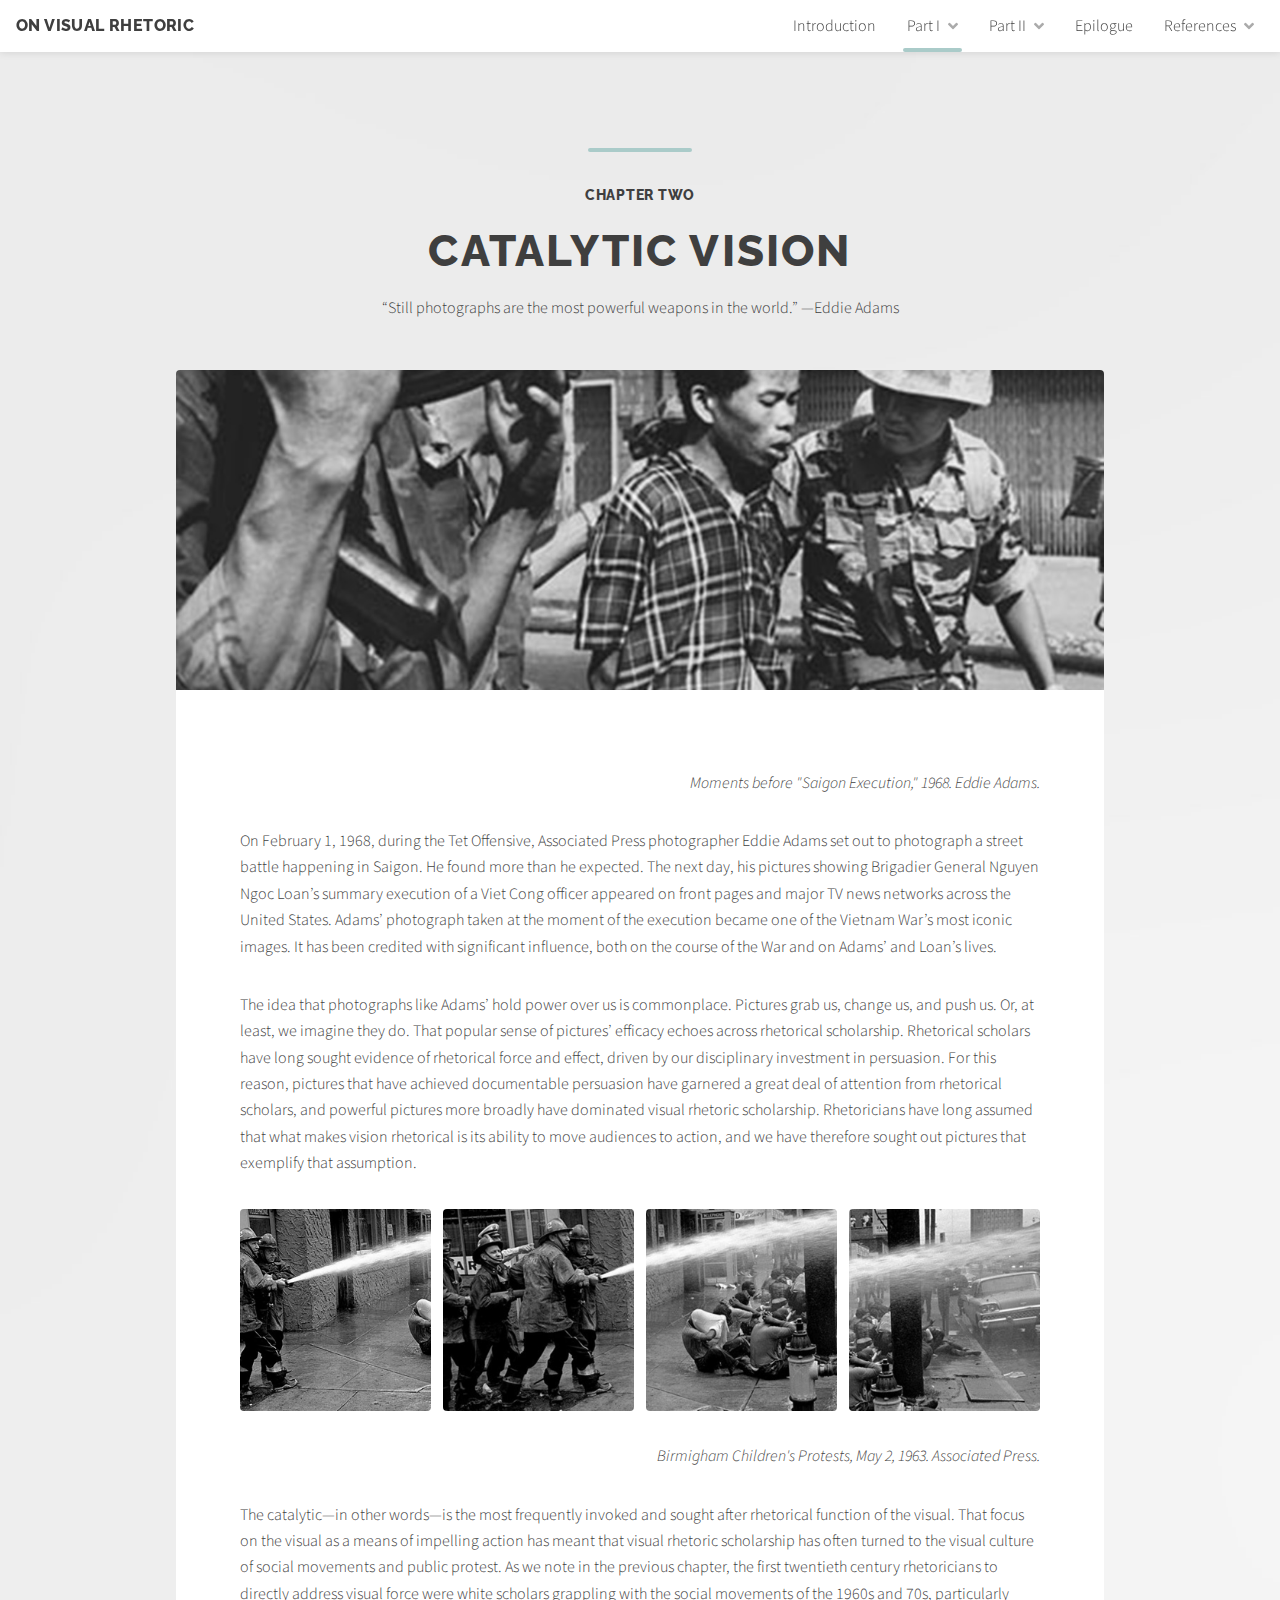
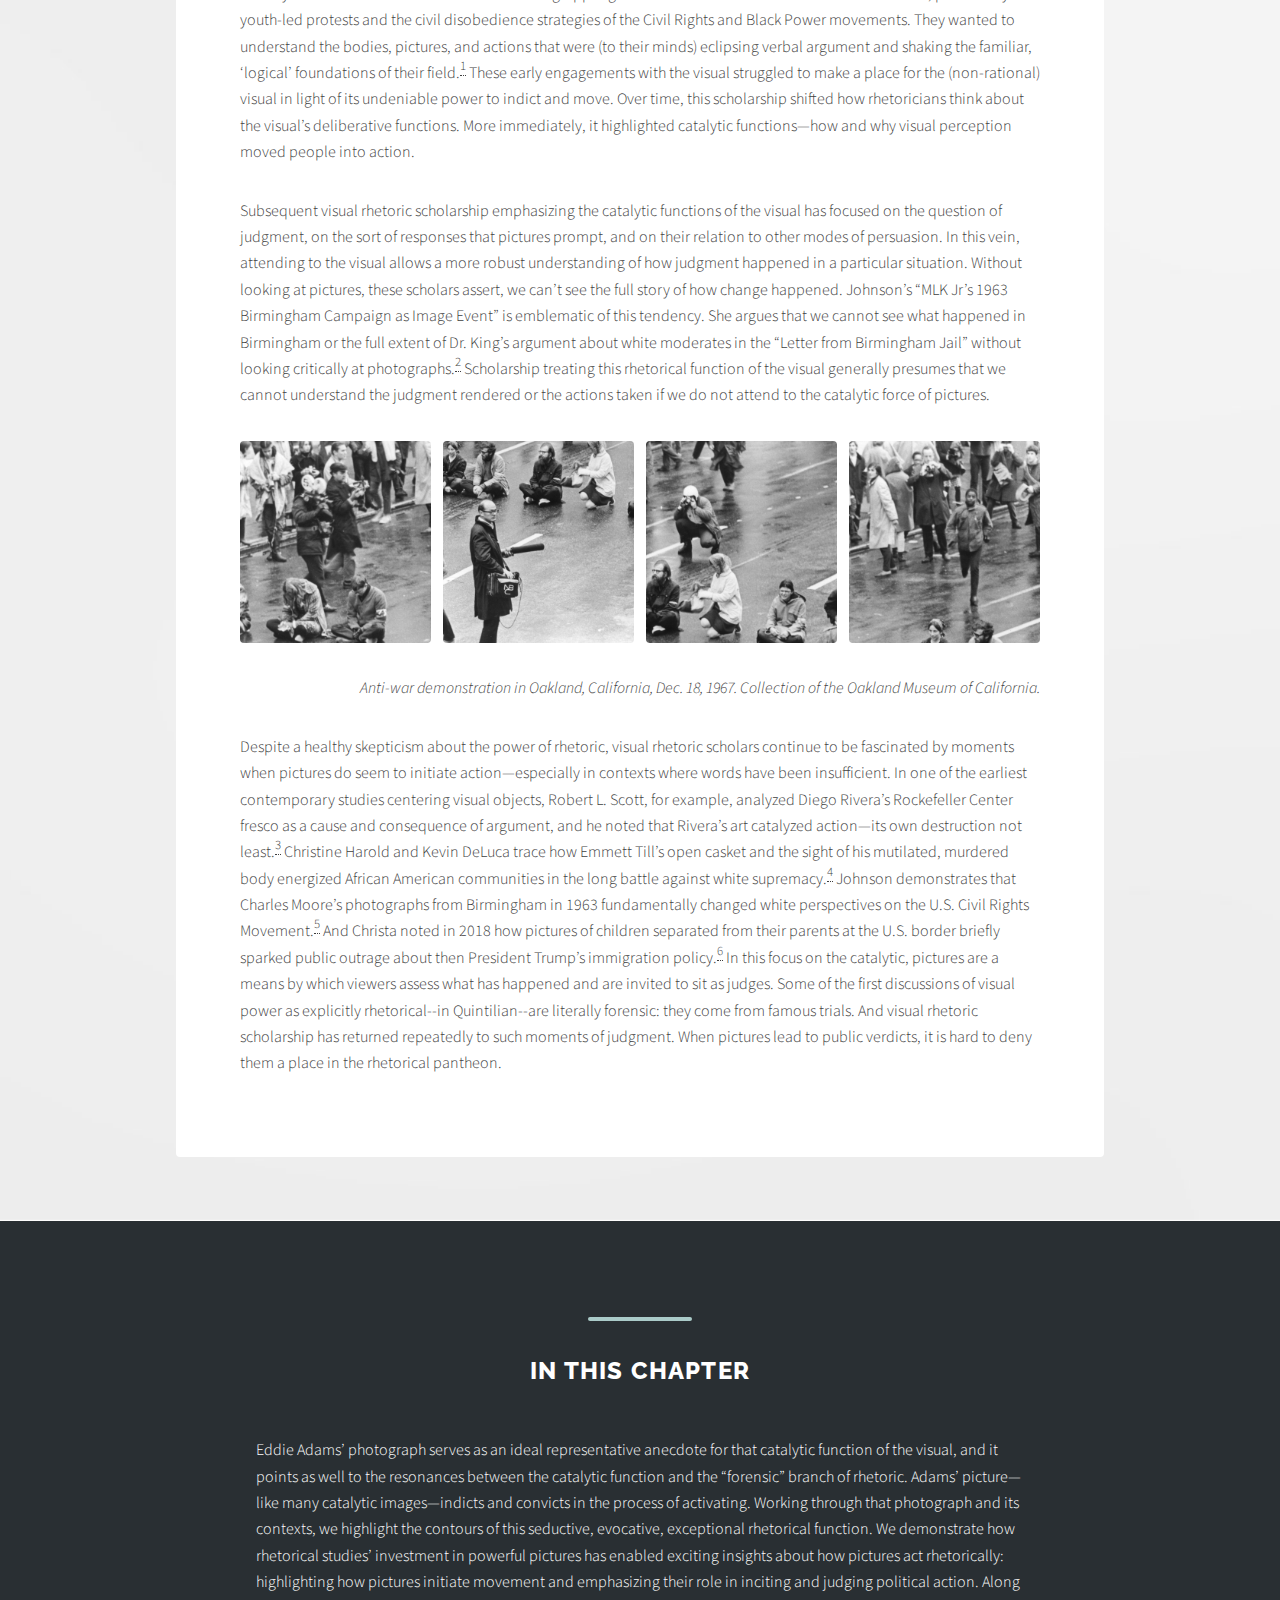
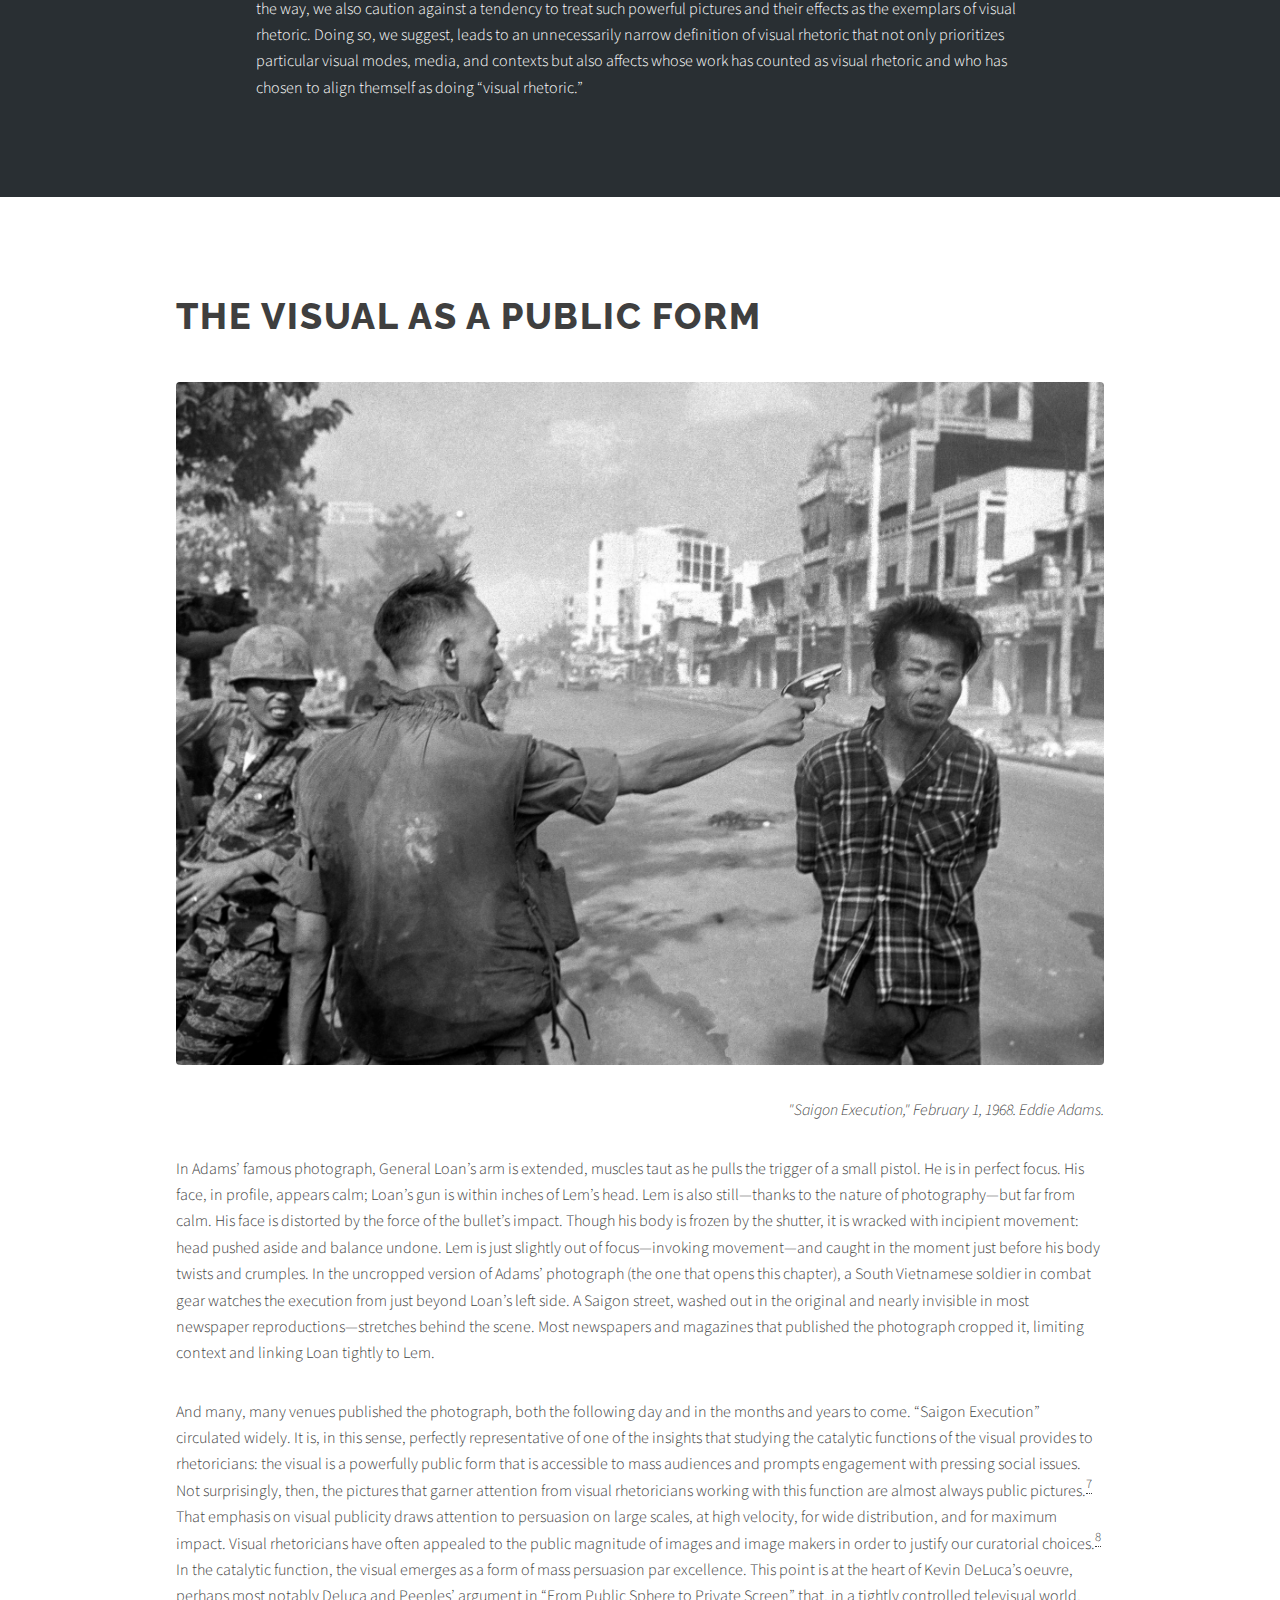
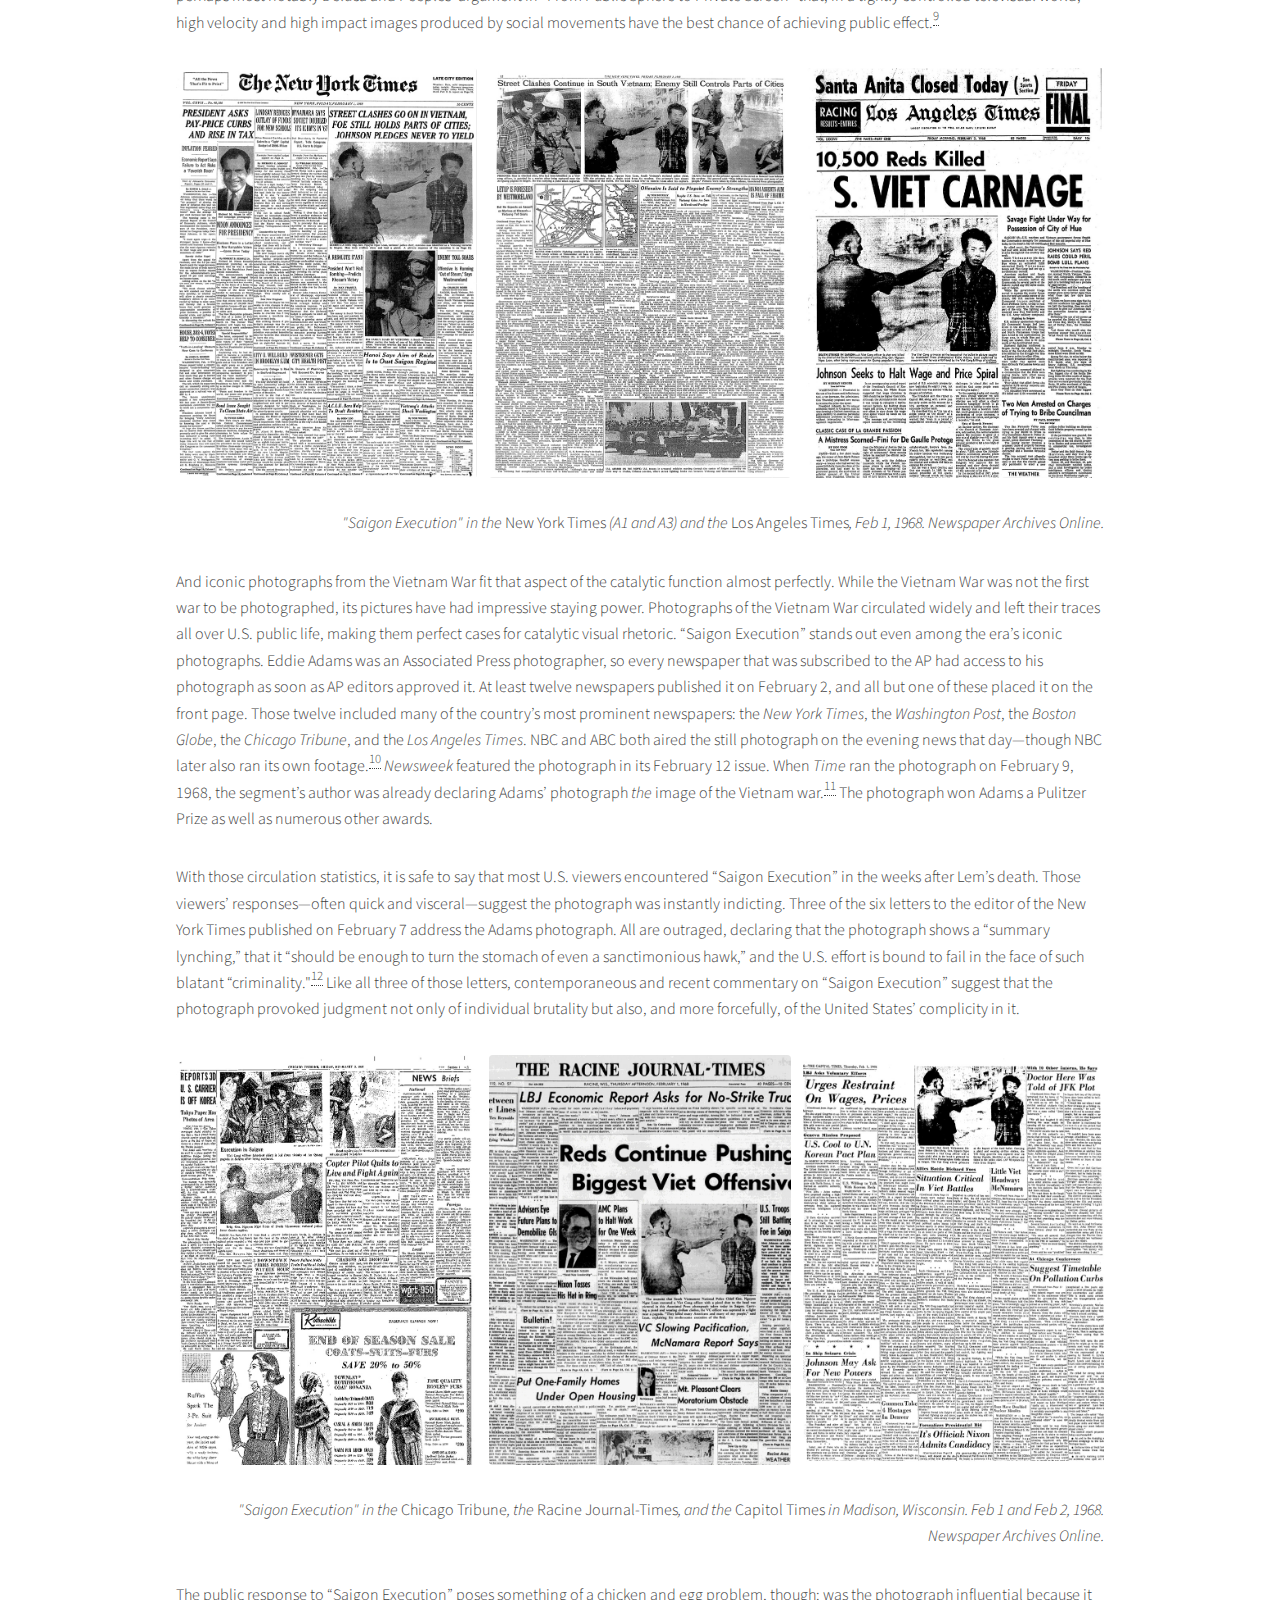
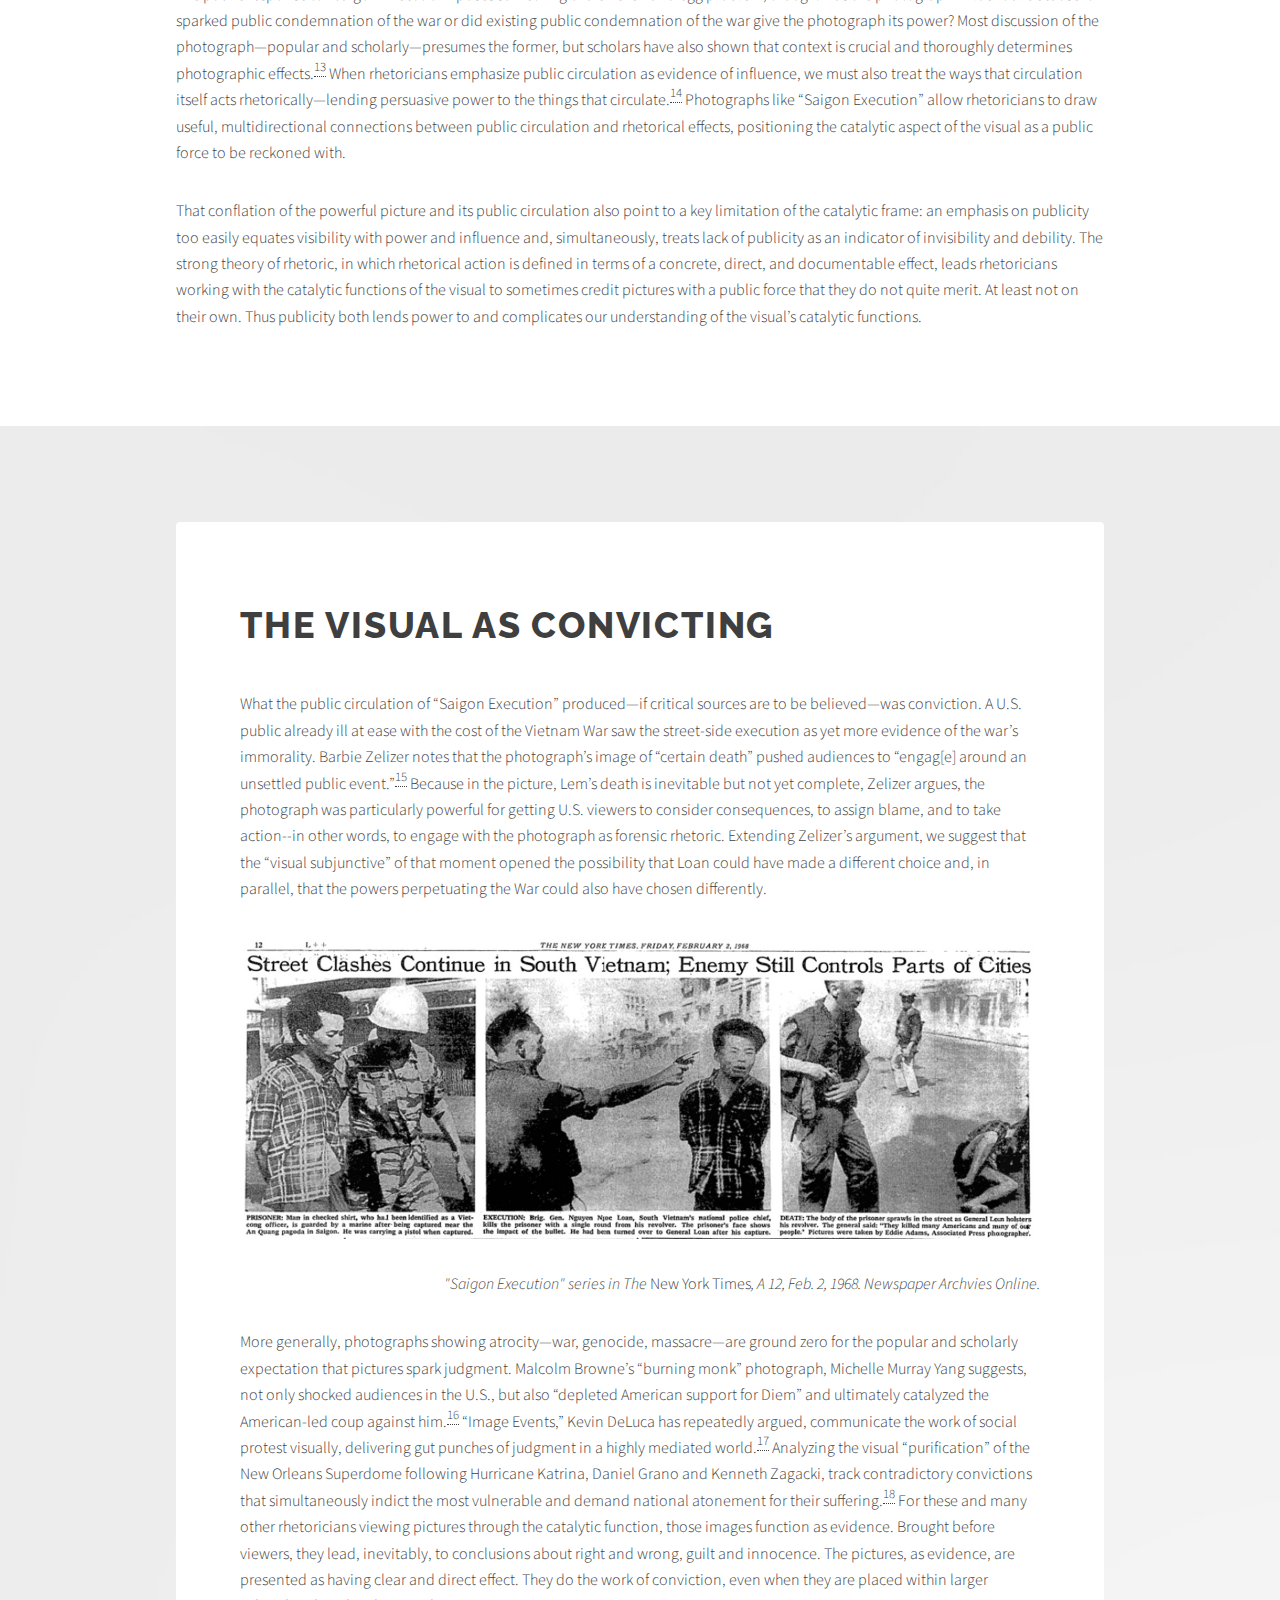
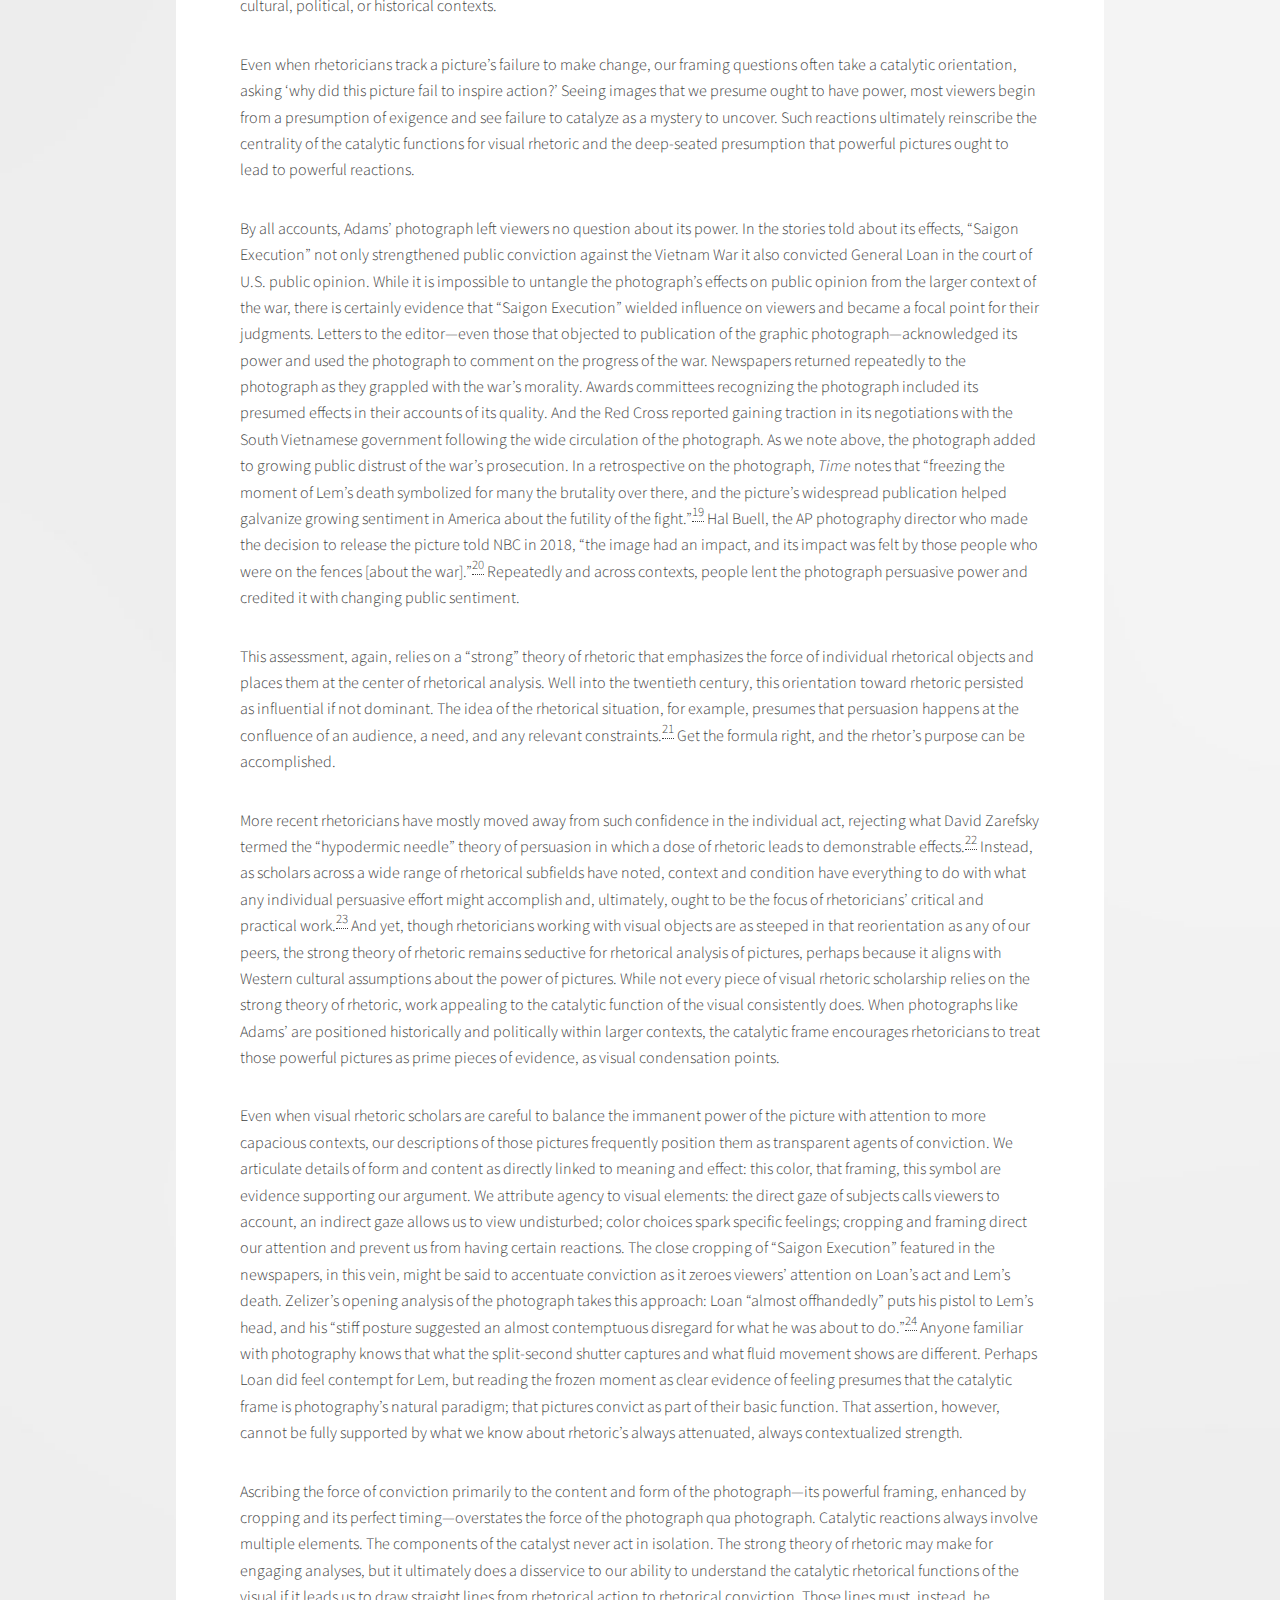
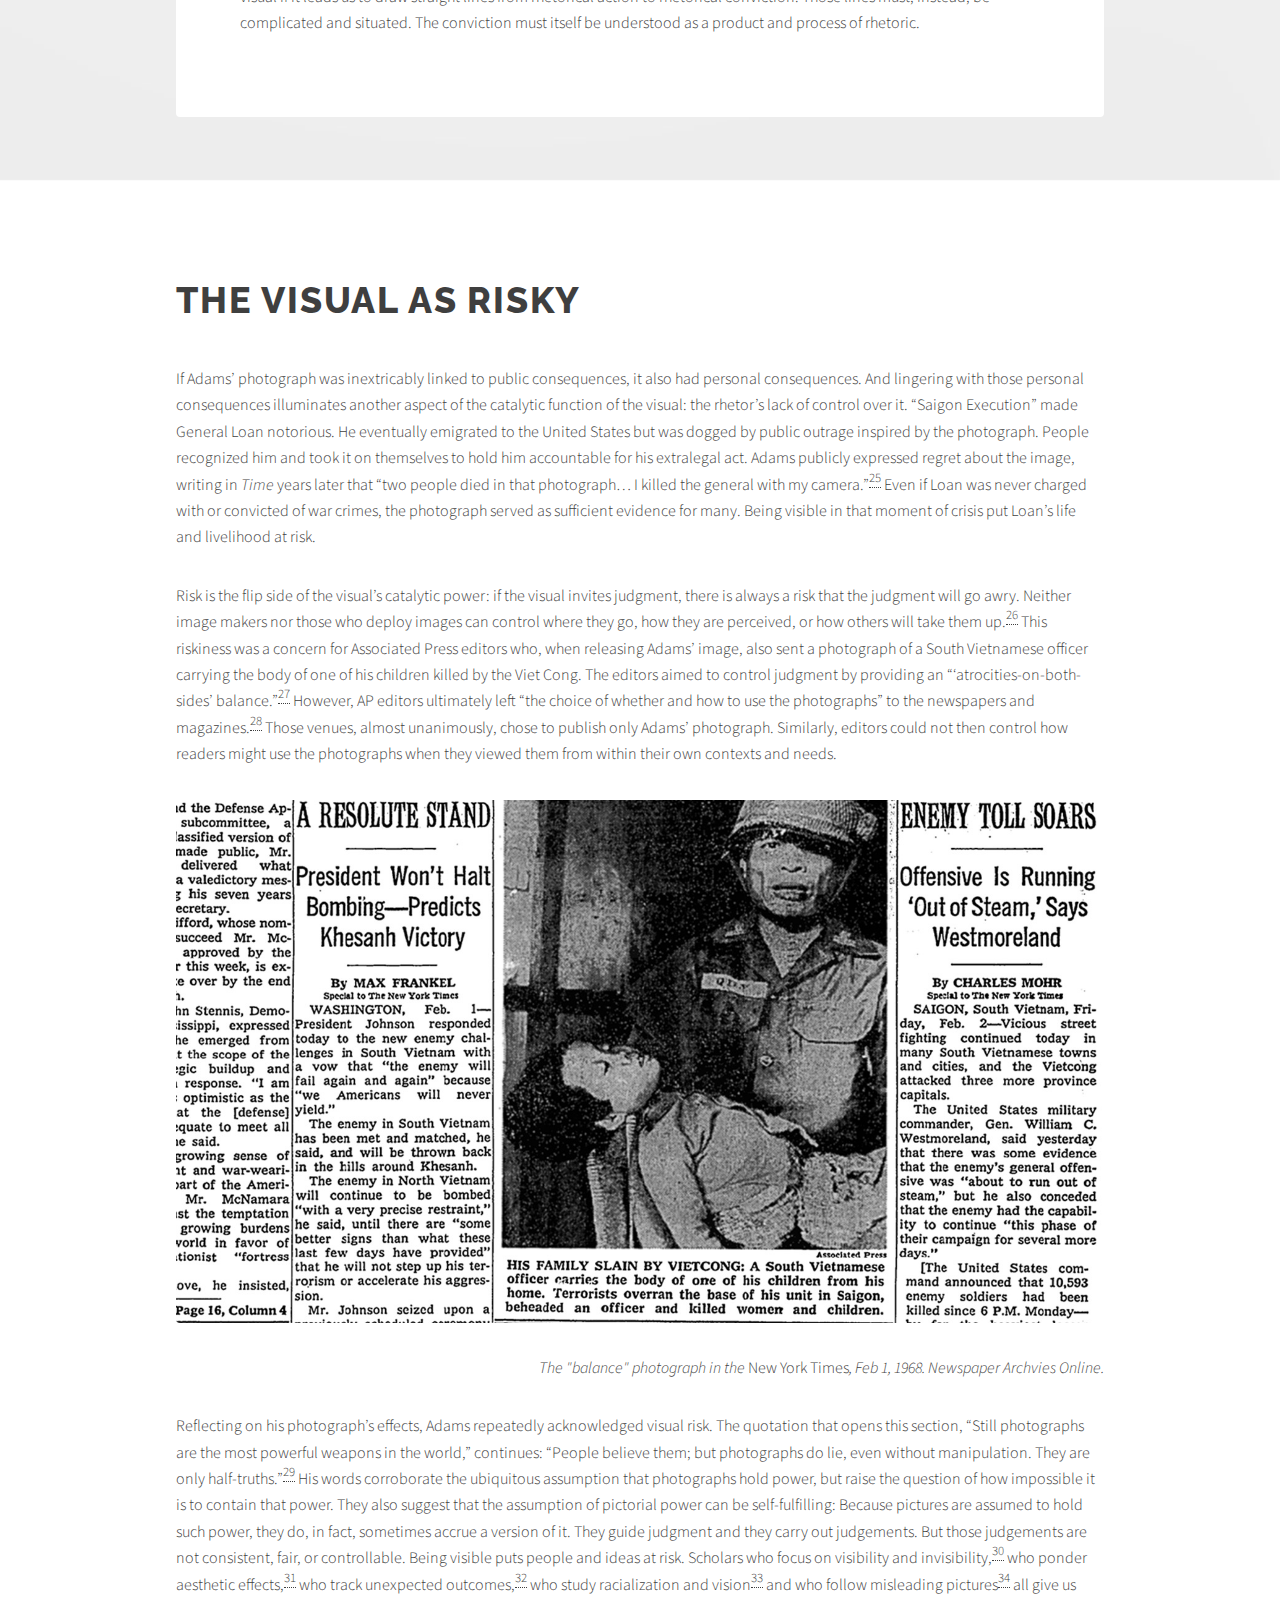
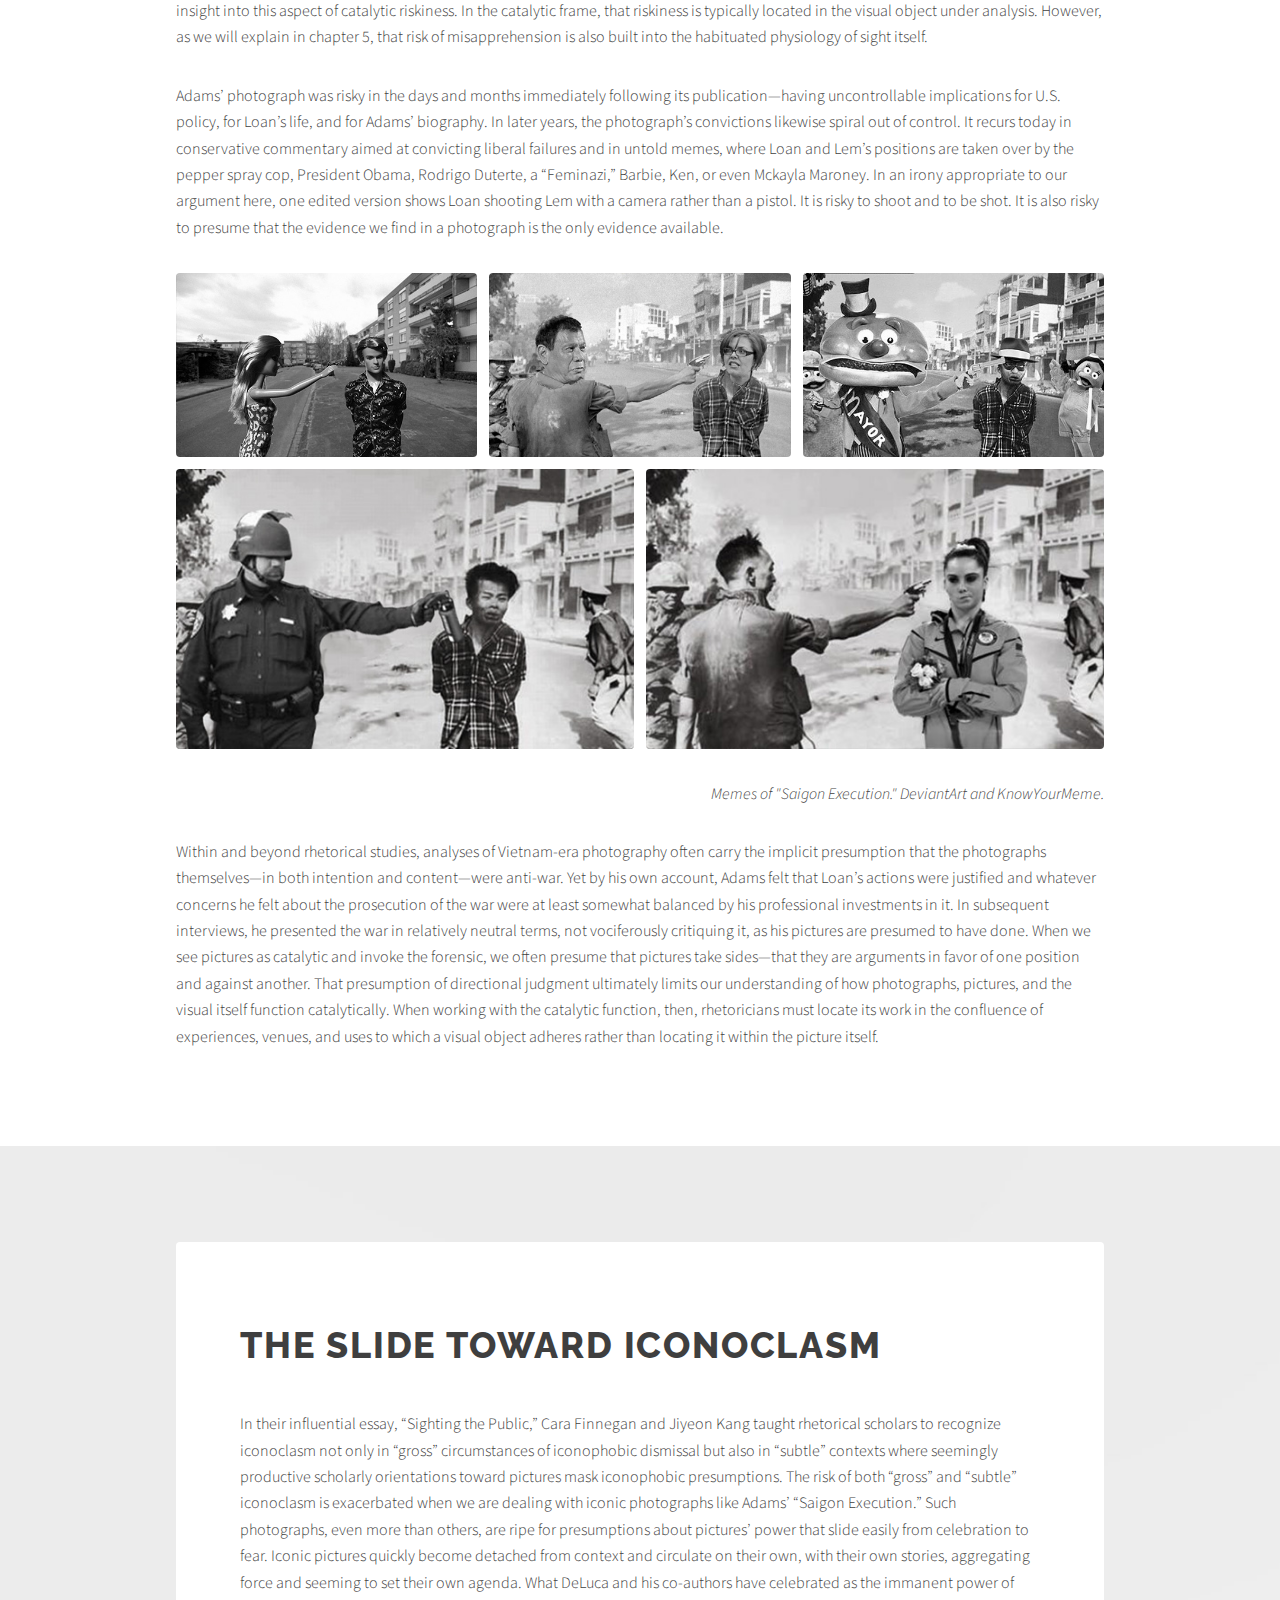
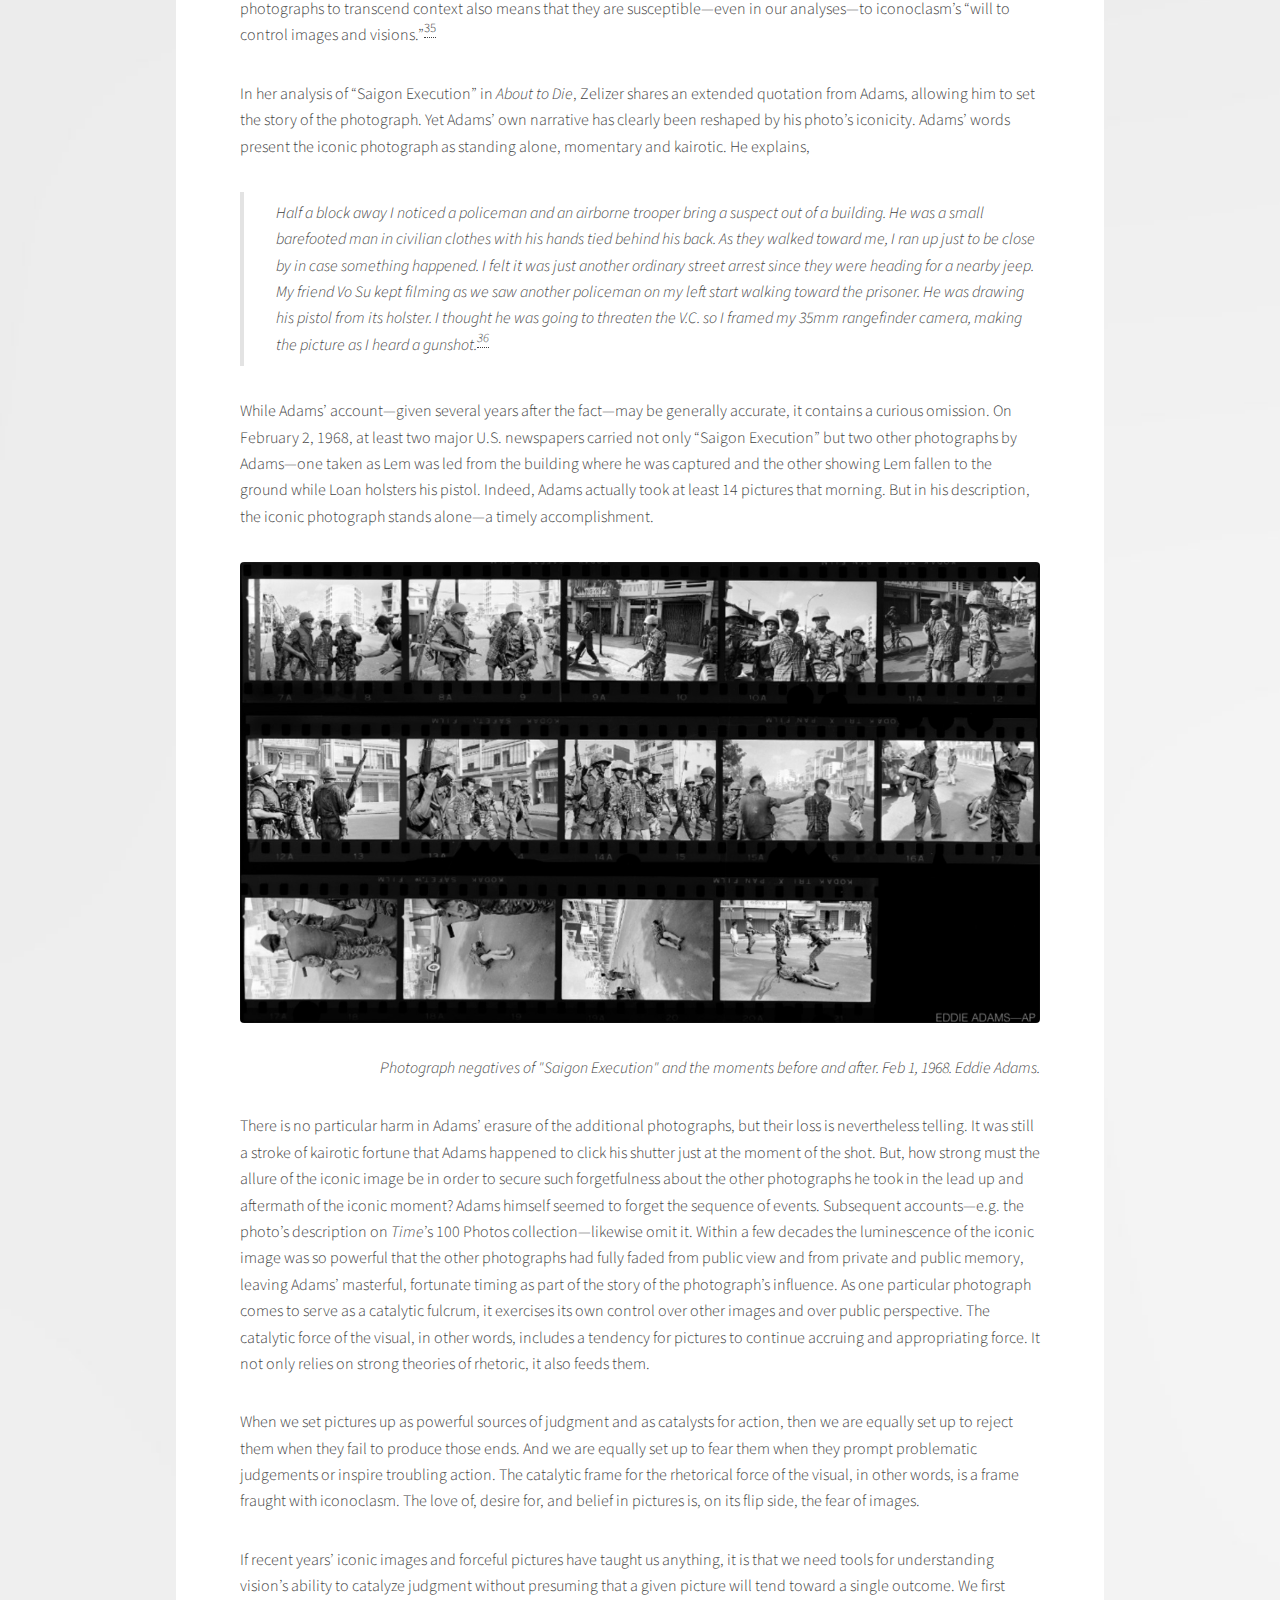
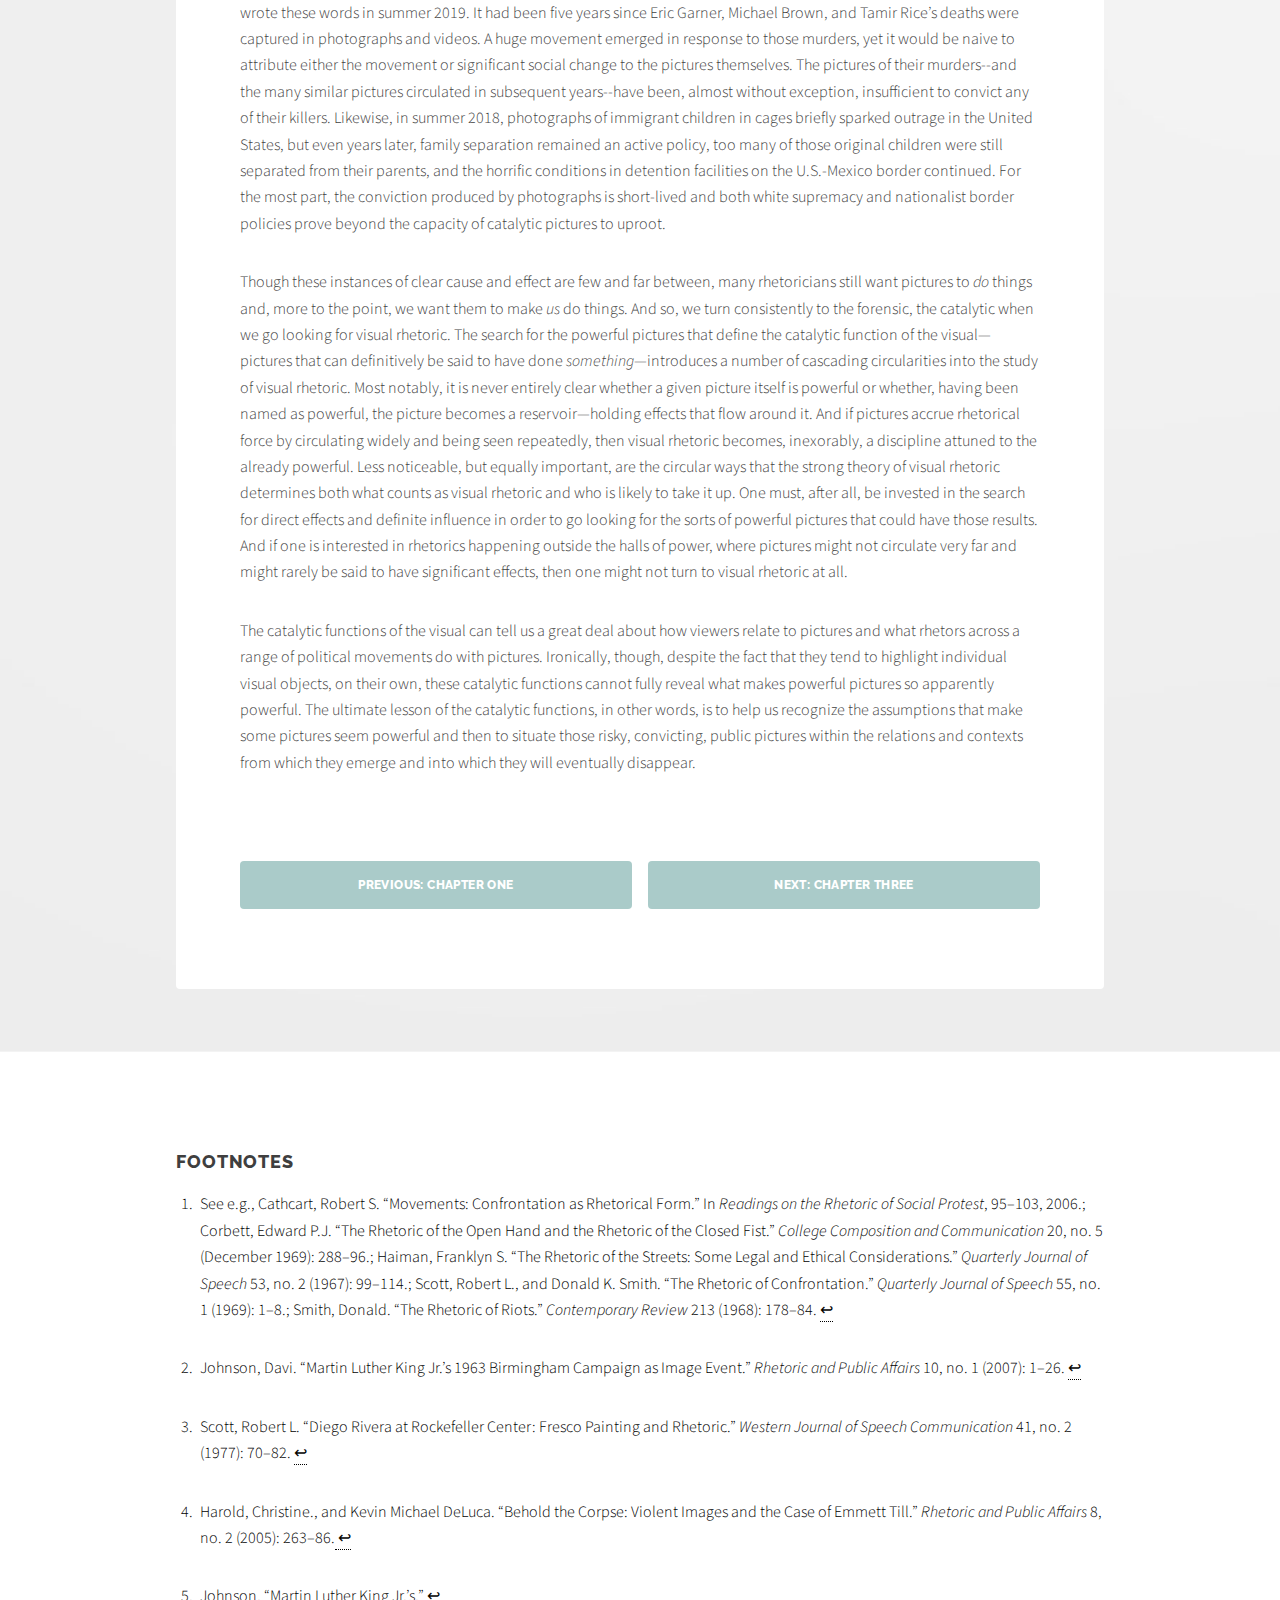
<file: chapter2.html>
<!DOCTYPE HTML>
<!--
	Relativity by Pixelarity
	pixelarity.com | hello@pixelarity.com
	License: pixelarity.com/license
-->
<html>
	<head>
		<title>On Visual Rhetoric</title>
		<meta charset="utf-8" />
		<meta name="viewport" content="width=device-width, initial-scale=1, user-scalable=no" />
		<link rel="stylesheet" href="assets/css/main.css" />
	</head>
	<body class="is-preload">

		<!-- Wrapper -->
			<div id="wrapper">

				<!-- Header -->
					<header id="header">

						<!-- Logo -->
							<div class="logo">
								<a href="index.html"><strong>On Visual Rhetoric</strong></a>
							</div>

						<!-- Nav -->
							<nav id="nav">
								<ul>
									<li><a href="index.html">Introduction</a></li>
									<li class="current">
										<a href="" class="icon solid fa-angle-down">Part I</a>
										<ul>
											<li><a href="part1.html">Part I Introduction</a></li>
											<li><a href="chapter1.html">Chapter One</a></li>
											<li><a href="chapter2.html">Chapter Two</a></li>
											<li><a href="chapter3.html">Chapter Three</a></li>
										</ul>
									</li>
									<li>
										<a href="#" class="icon solid fa-angle-down">Part II</a>
										<ul>
											<li><a href="part2.html">Part II Introduction</a></li>
											<li><a href="chapter4.html">Chapter Four</a></li>
											<li><a href="chapter5.html">Chapter Five</a></li>
											<li><a href="chapter6.html">Chapter Six</a></li>
										</ul>
									</li>
									<li><a href="epilogue.html">Epilogue</a></li>
									<li>
										<a href="#" class="icon solid fa-angle-down">References</a>
										<ul>
											<li><a href="bibliography.html">Bibliography</a></li>
											<li><a href="images.html">Images</a></li>
										</ul>
									</li>
								</ul>
							</nav>
					</header>

				<!-- Section1 -->
				<section class="main alt">
						<header>
							<h5>Chapter Two</h5>
							<h1>Catalytic Vision</h1>
							<p><i></i>“Still photographs are the most powerful weapons in the world.” —Eddie Adams</p>
						</header>
						<div class="inner style2">
							<div class="image main" data-position="center"><img src="images/2_adams2.jpg" alt="" /></div>
							<p align="right"><em>Moments before "Saigon Execution," 1968. Eddie Adams.</em></p>
							<p>On February 1, 1968, during the Tet Offensive, Associated Press photographer Eddie Adams set out to photograph a street battle happening in Saigon. He found more than he expected. The next day, his pictures showing Brigadier General Nguyen Ngoc Loan’s summary execution of a Viet Cong officer appeared on front pages and major TV news networks across the United States. Adams’ photograph taken at the moment of the execution became one of the Vietnam War’s most iconic images. It has been credited with significant influence, both on the course of the War and on Adams’ and Loan’s lives.</p>
							<p>The idea that photographs like Adams’ hold power over us is commonplace. Pictures grab us, change us, and push us. Or, at least, we imagine they do. That popular sense of pictures’ efficacy echoes across rhetorical scholarship. Rhetorical scholars have long sought evidence of rhetorical force and effect, driven by our disciplinary investment in persuasion. For this reason, pictures that have achieved documentable persuasion have garnered a great deal of attention from rhetorical scholars, and powerful pictures more broadly have dominated visual rhetoric scholarship. Rhetoricians have long assumed that what makes vision rhetorical is its ability to move audiences to action, and we have therefore sought out pictures that exemplify that assumption. </p>
							<div class="box alt">
								<div class="row gtr-50 gtr-uniform">
										<div class="col-3"><span class="image fit"><img src="images/2_protest1.jpg" alt="" /></span></div>
										<div class="col-3"><span class="image fit"><img src="images/2_protest2.jpg" alt="" /></span></div>
										<div class="col-3"><span class="image fit"><img src="images/2_protest3.jpg" alt="" /></span></div>
										<div class="col-3"><span class="image fit"><img src="images/2_protest4.jpg" alt="" /></span></div>
								</div>
							</div>
							<p align="right"><em>Birmigham Children's Protests, May 2, 1963. Associated Press.</em></p>
							<p>The catalytic—in other words—is the most frequently invoked and sought after rhetorical function of the visual. That focus on the visual as a means of impelling action has meant that visual rhetoric scholarship has often turned to the visual culture of social movements and public protest. As we note in the previous chapter, the first twentieth century rhetoricians to directly address visual force were white scholars grappling with the social movements of the 1960s and 70s, particularly youth-led protests and the civil disobedience strategies of the Civil Rights and Black Power movements. They wanted to understand the bodies, pictures, and actions that were (to their minds) eclipsing verbal argument and shaking the familiar, ‘logical’ foundations of their field.<sup id="fnref:1"><a href="#fn:1" rel="footnote">1</a></sup> These early engagements with the visual struggled to make a place for the (non-rational) visual in light of its undeniable power to indict and move. Over time, this scholarship shifted how rhetoricians think about the visual’s deliberative functions. More immediately, it highlighted catalytic functions—how and why visual perception moved people into action. </p>
							
							<p>Subsequent visual rhetoric scholarship emphasizing the catalytic functions of the visual has focused on the question of judgment, on the sort of responses that pictures prompt, and on their relation to other modes of persuasion. In this vein, attending to the visual allows a more robust understanding of how judgment happened in a particular situation. Without looking at pictures, these scholars assert, we can’t see the full story of how change happened. Johnson’s “MLK Jr’s 1963 Birmingham Campaign as Image Event” is emblematic of this tendency. She argues that we cannot see what happened in Birmingham or the full extent of Dr. King’s argument about white moderates in the “Letter from Birmingham Jail” without looking critically at photographs.<sup id="fnref:2"><a href="#fn:2" rel="footnote">2</a></sup> Scholarship treating this rhetorical function of the visual generally presumes that we cannot understand the judgment rendered or the actions taken if we do not attend to the catalytic force of pictures.</p>
							<div class="box alt">
								<div class="row gtr-50 gtr-uniform">
										<div class="col-3"><span class="image fit"><img src="images/2_protest11.jpg" alt="" /></span></div>
										<div class="col-3"><span class="image fit"><img src="images/2_protest12.jpg" alt="" /></span></div>
										<div class="col-3"><span class="image fit"><img src="images/2_protest13.jpg" alt="" /></span></div>
										<div class="col-3"><span class="image fit"><img src="images/2_protest14.jpg" alt="" /></span></div>
								</div>
							</div>
							<p align="right"><em>Anti-war demonstration in Oakland, California, Dec. 18, 1967. Collection of the Oakland Museum of California.</em></p>
							<p>Despite a healthy skepticism about the power of rhetoric, visual rhetoric scholars continue to be fascinated by moments when pictures do seem to initiate action—especially in contexts where words have been insufficient. In one of the earliest contemporary studies centering visual objects, Robert L. Scott, for example, analyzed Diego Rivera’s Rockefeller Center fresco as a cause and consequence of argument, and he noted that Rivera’s art catalyzed action—its own destruction not least.<sup id="fnref:3"><a href="#fn:3" rel="footnote">3</a></sup> Christine Harold and Kevin DeLuca trace how Emmett Till’s open casket and the sight of his mutilated, murdered body energized African American communities in the long battle against white supremacy.<sup id="fnref:4"><a href="#fn:4" rel="footnote">4</a></sup> Johnson demonstrates that Charles Moore’s photographs from Birmingham in 1963 fundamentally changed white perspectives on the U.S. Civil Rights Movement.<sup id="fnref:5"><a href="#fn:5" rel="footnote">5</a></sup> And Christa noted in 2018 how pictures of children separated from their parents at the U.S. border briefly sparked public outrage about then President Trump’s immigration policy.<sup id="fnref:6"><a href="#fn:6" rel="footnote">6</a></sup>  In this focus on the catalytic, pictures are a means by which viewers assess what has happened and are invited to sit as judges. Some of the first discussions of visual power as explicitly rhetorical--in Quintilian--are literally forensic: they come from famous trials. And visual rhetoric scholarship has returned repeatedly to such moments of judgment. When pictures lead to public verdicts, it is hard to deny them a place in the rhetorical pantheon.</p>
						</div>
					</section>
				
				<section class="main accent2">
					<header><h3>In this chapter</h3></header>
					<div class="inner narrow">
					<p>Eddie Adams’ photograph serves as an ideal representative anecdote for that catalytic function of the visual, and it points as well to the resonances between the catalytic function and the “forensic” branch of rhetoric. Adams’ picture—like many catalytic images—indicts and convicts in the process of activating. Working through that photograph and its contexts, we highlight the contours of this seductive, evocative, exceptional rhetorical function. We demonstrate how rhetorical studies’ investment in powerful pictures has enabled exciting insights about how pictures act rhetorically: highlighting how pictures initiate movement and emphasizing their role in inciting and judging political action. Along the way, we also caution against a tendency to treat such powerful pictures and their effects as the exemplars of visual rhetoric. Doing so, we suggest, leads to an unnecessarily narrow definition of visual rhetoric that not only prioritizes particular visual modes, media, and contexts but also affects whose work has counted as visual rhetoric and who has chosen to align themself as doing “visual rhetoric.”</p>
					</div>
				</section>
				
				<section class="main">
				<div class="inner">
					<h2>The Visual as a Public Form</h2><br>
					<span class="image fit"><img src="images/2_adams.jpg" alt="" /></span>
					<p align="right"><em>"Saigon Execution," February 1, 1968. Eddie Adams.</em></p>
					<p>In Adams’ famous photograph, General Loan’s arm is extended, muscles taut as he pulls the trigger of a small pistol. He is in perfect focus. His face, in profile, appears calm; Loan’s gun is within inches of Lem’s head. Lem is also still—thanks to the nature of photography—but far from calm. His face is distorted by the force of the bullet’s impact. Though his body is frozen by the shutter, it is wracked with incipient movement: head pushed aside and balance undone. Lem is just slightly out of focus—invoking movement—and caught in the moment just before his body twists and crumples. In the uncropped version of Adams’ photograph (the one that opens this chapter), a South Vietnamese soldier in combat gear watches the execution from just beyond Loan’s left side. A Saigon street, washed out in the original and nearly invisible in most newspaper reproductions—stretches behind the scene. Most newspapers and magazines that published the photograph cropped it, limiting context and linking Loan tightly to Lem.</p>
					<p>And many, many venues published the photograph, both the following day and in the months and years to come. “Saigon Execution” circulated widely. It is, in this sense, perfectly representative of one of the insights that studying the catalytic functions of the visual provides to rhetoricians: the visual is a powerfully public form that is accessible to mass audiences and prompts engagement with pressing social issues. Not surprisingly, then, the pictures that garner attention from visual rhetoricians working with this function are almost always public pictures.<sup id="fnref:7"><a href="#fn:7" rel="footnote">7</a></sup> That emphasis on visual publicity draws attention to persuasion on large scales, at high velocity, for wide distribution, and for maximum impact. Visual rhetoricians have often appealed to the public magnitude of images and image makers in order to justify our curatorial choices.<sup id="fnref:8"><a href="#fn:8" rel="footnote">8</a></sup> In the catalytic function, the visual emerges as a form of mass persuasion par excellence. This point is at the heart of Kevin DeLuca’s oeuvre, perhaps most notably Deluca and Peeples’ argument in “From Public Sphere to Private Screen” that, in a tightly controlled televisual world, high velocity and high impact images produced by social movements have the best chance of achieving public effect.<sup id="fnref:9"><a href="#fn:9" rel="footnote">9</a></sup> </p>
					<div class="box alt">
								<div class="row gtr-50 gtr-uniform">
										<div class="col-4"><span class="image fit"><img src="images/2-nyt.jpg" alt="" /></span></div>
										<div class="col-4"><span class="image fit"><img src="images/2-nyt2.jpg" alt="" /></span></div>
										<div class="col-4"><span class="image fit"><img src="images/2-latimes.jpg" alt="" /></span></div>
								</div>
							</div>
					<p align="right"><em>"Saigon Execution" in the </em>New York Times<em> (A1 and A3) and the </em>Los Angeles Times<em>, Feb 1, 1968. Newspaper Archives Online.</em></p>
					<p>And iconic photographs from the Vietnam War fit that aspect of the catalytic function almost perfectly. While the Vietnam War was not the first war to be photographed, its pictures have had impressive staying power. Photographs of the Vietnam War circulated widely and left their traces all over U.S. public life, making them perfect cases for catalytic visual rhetoric. “Saigon Execution” stands out even among the era’s iconic photographs. Eddie Adams was an Associated Press photographer, so every newspaper that was subscribed to the AP had access to his photograph as soon as AP editors approved it. At least twelve newspapers published it on February 2, and all but one of these placed it on the front page. Those twelve included many of the country’s most prominent newspapers: the <em>New York Times</em>, the <em>Washington Post</em>, the <em>Boston Globe</em>, the <em>Chicago Tribune</em>, and the <em>Los Angeles Times</em>. NBC and ABC both aired the still photograph on the evening news that day—though NBC later also ran its own footage.<sup id="fnref:10"><a href="#fn:10" rel="footnote">10</a></sup> <em>Newsweek</em> featured the photograph in its February 12 issue. When <em>Time</em> ran the photograph on February 9, 1968, the segment’s author was already declaring Adams’ photograph <em>the</em> image of the Vietnam war.<sup id="fnref:11"><a href="#fn:11" rel="footnote">11</a></sup> The photograph won Adams a Pulitzer Prize as well as numerous other awards.</p>
					<p>With those circulation statistics, it is safe to say that most U.S. viewers encountered “Saigon Execution” in the weeks after Lem’s death. Those viewers’ responses—often quick and visceral—suggest the photograph was instantly indicting. Three of the six letters to the editor of the New York Times published on February 7 address the Adams photograph. All are outraged, declaring that the photograph shows a “summary lynching,” that it “should be enough to turn the stomach of even a sanctimonious hawk,” and the U.S. effort is bound to fail in the face of such blatant “criminality."<sup id="fnref:12"><a href="#fn:12" rel="footnote">12</a></sup> Like all three of those letters, contemporaneous and recent commentary on “Saigon Execution” suggest that the photograph provoked judgment not only of individual brutality but also, and more forcefully, of the United States’ complicity in it. </p>
					<div class="box alt">
								<div class="row gtr-50 gtr-uniform">
										<div class="col-4"><span class="image fit"><img src="images/2-chicagotrib.jpg" alt="" /></span></div>
										<div class="col-4"><span class="image fit"><img src="images/2-racine.jpg" alt="" /></span></div>
										<div class="col-4"><span class="image fit"><img src="images/2-captimes.jpg" alt="" /></span></div>
								</div>
							</div>
					<p align="right"><em>"Saigon Execution" in the </em>Chicago Tribune<em>, the </em>Racine Journal-Times<em>, and the </em>Capitol Times<em> in Madison, Wisconsin. Feb 1 and Feb 2, 1968. Newspaper Archives Online.</em></p>
					<p>The public response to “Saigon Execution” poses something of a chicken and egg problem, though: was the photograph influential because it sparked public condemnation of the war or did existing public condemnation of the war give the photograph its power? Most discussion of the photograph—popular and scholarly—presumes the former, but scholars have also shown that context is crucial and thoroughly determines photographic effects.<sup id="fnref:13"><a href="#fn:13" rel="footnote">13</a></sup> When rhetoricians emphasize public circulation as evidence of influence, we must also treat the ways that circulation itself acts rhetorically—lending persuasive power to the things that circulate.<sup id="fnref:14"><a href="#fn:14" rel="footnote">14</a></sup> Photographs like “Saigon Execution” allow rhetoricians to draw useful, multidirectional connections between public circulation and rhetorical effects, positioning the catalytic aspect of the visual as a public force to be reckoned with.</p>
					<p>That conflation of the powerful picture and its public circulation also point to a key limitation of the catalytic frame: an emphasis on publicity too easily equates visibility with power and influence and, simultaneously, treats lack of publicity as an indicator of invisibility and debility. The strong theory of rhetoric,  in which rhetorical action is defined in terms of a concrete, direct, and documentable effect, leads rhetoricians working with the catalytic functions of the visual to sometimes credit pictures with a public force that they do not quite merit. At least not on their own. Thus publicity both lends power to and complicates our understanding of the visual’s catalytic functions.</p>
					</div>
				</section>
				
				<section class="main alt">
					<div class="inner style2">
					<h2>The Visual as Convicting</h2><br>
						<p>What the public circulation of “Saigon Execution” produced—if critical sources are to be believed—was conviction. A U.S. public already ill at ease with the cost of the Vietnam War saw the street-side execution as yet more evidence of the war’s immorality. Barbie Zelizer notes that the photograph’s image of “certain death” pushed audiences to “engag[e] around an unsettled public event.”<sup id="fnref:15"><a href="#fn:15" rel="footnote">15</a></sup> Because in the picture, Lem’s death is inevitable but not yet complete, Zelizer argues, the photograph was particularly powerful for getting U.S. viewers to consider consequences, to assign blame, and to take action--in other words, to engage with the photograph as forensic rhetoric. Extending Zelizer’s argument, we suggest that the “visual subjunctive” of that moment opened the possibility that Loan could have made a different choice and, in parallel, that the powers perpetuating the War could also have chosen differently. </p>
						<span class="image fit"><img src="images/2-nyt-pg12.jpg" alt="" /></span>
						<p align="right"><em>"Saigon Execution" series in The </em> New York Times<em>, A 12, Feb. 2, 1968. Newspaper Archvies Online.</em></p>
						<p>More generally, photographs showing atrocity—war, genocide, massacre—are ground zero for the popular and scholarly expectation that pictures spark judgment. Malcolm Browne’s “burning monk” photograph, Michelle Murray Yang suggests, not only shocked audiences in the U.S., but also “depleted American support for Diem” and ultimately catalyzed the American-led coup against him.<sup id="fnref:16"><a href="#fn:16" rel="footnote">16</a></sup> “Image Events,” Kevin DeLuca has repeatedly argued, communicate the work of social protest visually, delivering gut punches of judgment in a highly mediated world.<sup id="fnref:17"><a href="#fn:17" rel="footnote">17</a></sup> Analyzing the visual “purification” of the New Orleans Superdome following Hurricane Katrina, Daniel Grano and Kenneth Zagacki, track contradictory convictions that simultaneously indict the most vulnerable and demand national atonement for their suffering.<sup id="fnref:18"><a href="#fn:18" rel="footnote">18</a></sup> For these and many other rhetoricians viewing pictures through the catalytic function, those images function as evidence. Brought before viewers, they lead, inevitably, to conclusions about right and wrong, guilt and innocence. The pictures, as evidence, are presented as having clear and direct effect. They do the work of conviction, even when they are placed within larger cultural, political, or historical contexts.</p>
						<p>Even when rhetoricians track a picture’s failure to make change, our framing questions often take a catalytic orientation, asking ‘why did this picture fail to inspire action?’ Seeing images that we presume ought to have power, most viewers begin from a presumption of exigence and see failure to catalyze as a mystery to uncover. Such reactions ultimately reinscribe the centrality of the catalytic functions for visual rhetoric and the deep-seated presumption that powerful pictures ought to lead to powerful reactions.</p>
						<p>By all accounts, Adams’ photograph left viewers no question about its power. In the stories told about its effects, “Saigon Execution” not only strengthened public conviction against the Vietnam War it also convicted General Loan in the court of U.S. public opinion. While it is impossible to untangle the photograph’s effects on public opinion from the larger context of the war, there is certainly evidence that “Saigon Execution” wielded influence on viewers and became a focal point for their judgments. Letters to the editor—even those that objected to publication of the graphic photograph—acknowledged its power and used the photograph to comment on the progress of the war. Newspapers returned repeatedly to the photograph as they grappled with the war’s morality. Awards committees recognizing the photograph included its presumed effects in their accounts of its quality. And the Red Cross reported gaining traction in its negotiations with the South Vietnamese government following the wide circulation of the photograph. As we note above, the photograph added to growing public distrust of the war’s prosecution. In a retrospective on the photograph, <em>Time</em> notes that “freezing the moment of Lem’s death symbolized for many the brutality over there, and the picture’s widespread publication helped galvanize growing sentiment in America about the futility of the fight.”<sup id="fnref:19"><a href="#fn:19" rel="footnote">19</a></sup> Hal Buell, the AP photography director who made the decision to release the picture told NBC in 2018, “the image had an impact, and its impact was felt by those people who were on the fences [about the war].”<sup id="fnref:20"><a href="#fn:20" rel="footnote">20</a></sup> Repeatedly and across contexts, people lent the photograph persuasive power and credited it with changing public sentiment.</p>
						<p>This assessment, again, relies on a “strong” theory of rhetoric that emphasizes the force of individual rhetorical objects and places them at the center of rhetorical analysis. Well into the twentieth century, this orientation toward rhetoric persisted as influential if not dominant. The idea of the rhetorical situation, for example, presumes that persuasion happens at the confluence of an audience, a need, and any relevant constraints.<sup id="fnref:21"><a href="#fn:21" rel="footnote">21</a></sup> Get the formula right, and the rhetor’s purpose can be accomplished.</p>
						<p>More recent rhetoricians have mostly moved away from such confidence in the individual act, rejecting what David Zarefsky termed the “hypodermic needle” theory of persuasion in which a dose of rhetoric leads to demonstrable effects.<sup id="fnref:22"><a href="#fn:22" rel="footnote">22</a></sup> Instead, as scholars across a wide range of rhetorical subfields have noted, context and condition have everything to do with what any individual persuasive effort might accomplish and, ultimately, ought to be the focus of rhetoricians’ critical and practical work.<sup id="fnref:23"><a href="#fn:23" rel="footnote">23</a></sup> And yet, though rhetoricians working with visual objects are as steeped in that reorientation as any of our peers, the strong theory of rhetoric remains seductive for rhetorical analysis of pictures, perhaps because it aligns with Western cultural assumptions about the power of pictures. While not every piece of visual rhetoric scholarship relies on the strong theory of rhetoric, work appealing to the catalytic function of the visual consistently does. When photographs like Adams’ are positioned historically and politically within larger contexts, the catalytic frame encourages rhetoricians to treat those powerful pictures as prime pieces of evidence, as visual condensation points. </p>
						<p>Even when visual rhetoric scholars are careful to balance the immanent power of the picture with attention to more capacious contexts, our descriptions of those pictures frequently position them as transparent agents of conviction. We articulate details of form and content as directly linked to meaning and effect: this color, that framing, this symbol are evidence supporting our argument. We attribute agency to visual elements: the direct gaze of subjects calls viewers to account, an indirect gaze allows us to view undisturbed; color choices spark specific feelings; cropping and framing direct our attention and prevent us from having certain reactions. The close cropping of “Saigon Execution” featured in the newspapers, in this vein, might be said to accentuate conviction as it zeroes viewers’ attention on Loan’s act and Lem’s death. Zelizer’s opening analysis of the photograph takes this approach: Loan “almost offhandedly” puts his pistol to Lem’s head, and his “stiff posture suggested an almost contemptuous disregard for what he was about to do.”<sup id="fnref:24"><a href="#fn:24" rel="footnote">24</a></sup> Anyone familiar with photography knows that what the split-second shutter captures and what fluid movement shows are different. Perhaps Loan did feel contempt for Lem, but reading the frozen moment as clear evidence of feeling presumes that the catalytic frame is photography’s natural paradigm; that pictures convict as part of their basic function. That assertion, however, cannot be fully supported by what we know about rhetoric’s always attenuated, always contextualized strength. </p>
						<p>Ascribing the force of conviction primarily to the content and form of the photograph—its powerful framing, enhanced by cropping and its perfect timing—overstates the force of the photograph qua photograph. Catalytic reactions always involve multiple elements. The components of the catalyst never act in isolation. The strong theory of rhetoric may make for engaging analyses, but it ultimately does a disservice to our ability to understand the catalytic rhetorical functions of the visual if it leads us to draw straight lines from rhetorical action to rhetorical conviction. Those lines must, instead, be complicated and situated. The conviction must itself be understood as a product and process of rhetoric.</p>
					</div>
				</section>
				<section class="main">
					<div class="inner">
						<h2>The Visual as Risky</h2><br>
						<p>If Adams’ photograph was inextricably linked to public consequences, it also had personal consequences. And lingering with those personal consequences illuminates another aspect of the catalytic function of the visual: the rhetor’s lack of control over it. “Saigon Execution” made General Loan notorious. He eventually emigrated to the United States but was dogged by public outrage inspired by the photograph. People recognized him and took it on themselves to hold him accountable for his extralegal act. Adams publicly expressed regret about the image, writing in <em>Time</em> years later that “two people died in that photograph… I killed the general with my camera.”<sup id="fnref:25"><a href="#fn:25" rel="footnote">25</a></sup> Even if Loan was never charged with or convicted of war crimes, the photograph served as sufficient evidence for many. Being visible in that moment of crisis put Loan’s life and livelihood at risk.</p>
						<p>Risk is the flip side of the visual’s catalytic power: if the visual invites judgment, there is always a risk that the judgment will go awry. Neither image makers nor those who deploy images can control where they go, how they are perceived, or how others will take them up.<sup id="fnref:26"><a href="#fn:26" rel="footnote">26</a></sup> This riskiness was a concern for Associated Press editors who, when releasing Adams’ image, also sent a photograph of a South Vietnamese officer carrying the body of one of his children killed by the Viet Cong. The editors aimed to control judgment by providing an “‘atrocities-on-both-sides’ balance.”<sup id="fnref:27"><a href="#fn:27" rel="footnote">27</a></sup> However, AP editors ultimately left “the choice of whether and how to use the photographs” to the newspapers and magazines.<sup id="fnref:28"><a href="#fn:28" rel="footnote">28</a></sup> Those venues, almost unanimously, chose to publish only Adams’ photograph. Similarly, editors could not then control how readers might use the photographs when they viewed them from within their own contexts and needs.</p>
						<span class="image fit"><img src="images/2-balance2.jpg" alt="" /></span>
						<p align="right"><em>The "balance" photograph in the </em>New York Times<em>, Feb 1, 1968. Newspaper Archvies Online.</em></p>
						<p>Reflecting on his photograph’s effects, Adams repeatedly acknowledged visual risk. The quotation that opens this section, “Still photographs are the most powerful weapons in the world,” continues: “People believe them; but photographs do lie, even without manipulation. They are only half-truths.”<sup id="fnref:29"><a href="#fn:29" rel="footnote">29</a></sup> His words corroborate the ubiquitous assumption that photographs hold power, but raise the question of how impossible it is to contain that power. They also suggest that the assumption of pictorial power can be self-fulfilling: Because pictures are assumed to hold such power, they do, in fact, sometimes accrue a version of it. They guide judgment and they carry out judgements. But those judgements are not consistent, fair, or controllable. Being visible puts people and ideas at risk. Scholars who focus on visibility and invisibility,<sup id="fnref:30"><a href="#fn:30" rel="footnote">30</a></sup> who ponder aesthetic effects,<sup id="fnref:31"><a href="#fn:31" rel="footnote">31</a></sup> who track unexpected outcomes,<sup id="fnref:32"><a href="#fn:32" rel="footnote">32</a></sup> who study racialization and vision<sup id="fnref:33"><a href="#fn:33" rel="footnote">33</a></sup> and who follow misleading pictures<sup id="fnref:34"><a href="#fn:34" rel="footnote">34</a></sup> all give us insight into this aspect of catalytic riskiness. In the catalytic frame, that riskiness is typically located in the visual object under analysis. However, as we will explain in chapter 5, that risk of misapprehension is also built into the habituated physiology of sight itself. </p>
						<p>Adams’ photograph was risky in the days and months immediately following its publication—having uncontrollable implications for U.S. policy, for Loan’s life, and for Adams’ biography. In later years, the photograph’s convictions likewise spiral out of control. It recurs today in conservative commentary aimed at convicting liberal failures and in untold memes, where Loan and Lem’s positions are taken over by the pepper spray cop, President Obama, Rodrigo Duterte, a “Feminazi,” Barbie, Ken, or even Mckayla Maroney. In an irony appropriate to our argument here, one edited version shows Loan shooting Lem with a camera rather than a pistol. It is risky to shoot and to be shot. It is also risky to presume that the evidence we find in a photograph is the only evidence available. </p>
						<div class="box alt">
								<div class="row gtr-50 gtr-uniform">
										<div class="col-4"><span class="image fit"><img src="images/2-meme-barbie.jpg" alt="" /></span></div>
										<div class="col-4"><span class="image fit"><img src="images/2-meme-duarte.jpg" alt="" /></span></div>
										<div class="col-4"><span class="image fit"><img src="images/2-meme-hamburgler.jpg" alt="" /></span></div>
										<div class="col-6"><span class="image fit"><img src="images/2-meme-pepper.jpg" alt="" /></span></div>
										<div class="col-6"><span class="image fit"><img src="images/2-meme-maroney.jpg" alt="" /></span></div>
								</div>
							</div>
							<p align="right"><em>Memes of "Saigon Execution." DeviantArt and KnowYourMeme.</em></p>
						<p>Within and beyond rhetorical studies, analyses of Vietnam-era photography often carry the implicit presumption that the photographs themselves—in both intention and content—were anti-war. Yet by his own account, Adams felt that Loan’s actions were justified and whatever concerns he felt about the prosecution of the war were at least somewhat balanced by his professional investments in it. In subsequent interviews, he presented the war in relatively neutral terms, not vociferously critiquing it, as his pictures are presumed to have done. When we see pictures as catalytic and invoke the forensic, we often presume that pictures take sides—that they are arguments in favor of one position and against another. That presumption of directional judgment ultimately limits our understanding of how photographs, pictures, and the visual itself function catalytically. When working with the catalytic function, then, rhetoricians must locate its work in the confluence of experiences, venues, and uses to which a visual object adheres rather than locating it within the picture itself.</p>
					</div>
				</section>
				
				<section class="main alt">
					<div class="inner style2">
						<h2>The Slide Toward Iconoclasm</h2><br>
						<p>In their influential essay, “Sighting the Public,” Cara Finnegan and Jiyeon Kang taught rhetorical scholars to recognize iconoclasm not only in “gross” circumstances of iconophobic dismissal but also in “subtle” contexts where seemingly productive scholarly orientations toward pictures mask iconophobic presumptions. The risk of both “gross” and “subtle” iconoclasm is exacerbated when we are dealing with iconic photographs like Adams’ “Saigon Execution.” Such photographs, even more than others, are ripe for presumptions about pictures’ power that slide easily from celebration to fear. Iconic pictures quickly become detached from context and circulate on their own, with their own stories, aggregating force and seeming to set their own agenda. What DeLuca and his co-authors have celebrated as the immanent power of photographs to transcend context also means that they are susceptible—even in our analyses—to iconoclasm’s “will to control images and visions.”<sup id="fnref:35"><a href="#fn:35" rel="footnote">35</a></sup> </p>
						<p>In her analysis of “Saigon Execution” in <em>About to Die</em>, Zelizer shares an extended quotation from Adams, allowing him to set the story of the photograph. Yet Adams’ own narrative has clearly been reshaped by his photo’s iconicity. Adams’ words present the iconic photograph as standing alone, momentary and kairotic. He explains,</p>
						<blockquote>Half a block away I noticed a policeman and an airborne trooper bring a suspect out of a building.
						He was a small barefooted man in civilian clothes with his hands tied behind his back. As they walked toward me, I ran up just to be close by in case something happened. I felt it was just another ordinary street arrest since they were heading for a nearby jeep. My friend Vo Su kept filming as we saw another policeman on my left start walking toward the prisoner. He was drawing his pistol from its holster. I thought he was going to threaten the V.C. so I framed my 35mm rangefinder camera, making the picture as I heard a gunshot.<sup id="fnref:36"><a href="#fn:36" rel="footnote">36</a></sup></blockquote>
						<p>While Adams’ account—given several years after the fact—may be generally accurate, it contains a curious omission. On February 2, 1968, at least two major U.S. newspapers carried not only “Saigon Execution” but two other photographs by Adams—one taken as Lem was led from the building where he was captured and the other showing Lem fallen to the ground while Loan holsters his pistol. Indeed, Adams actually took at least 14 pictures that morning. But in his description, the iconic photograph stands alone—a timely accomplishment.</p>
						<span class="image fit"><img src="images/2_time100.jpg" alt="" /></span>
						<p align="right"><em>Photograph negatives of "Saigon Execution" and the moments before and after. Feb 1, 1968. Eddie Adams.</em></p>
						<p>There is no particular harm in Adams’ erasure of the additional photographs, but their loss is nevertheless telling. It was still a stroke of kairotic fortune that Adams happened to click his shutter just at the moment of the shot. But, how strong must the allure of the iconic image be in order to secure such forgetfulness about the other photographs he took in the lead up and aftermath of the iconic moment? Adams himself seemed to forget the sequence of events. Subsequent accounts—e.g. the photo’s description on <em>Time</em>’s 100 Photos collection—likewise omit it. Within a few decades the luminescence of the iconic image was so powerful that the other photographs had fully faded from public view and from private and public memory, leaving Adams’ masterful, fortunate timing as part of the story of the photograph’s influence. As one particular photograph comes to serve as a catalytic fulcrum, it exercises its own control over other images and over public perspective. The catalytic force of the visual, in other words, includes a tendency for pictures to continue accruing and appropriating force. It not only relies on strong theories of rhetoric, it also feeds them.</p>
						<p>When we set pictures up as powerful sources of judgment and as catalysts for action, then we are equally set up to reject them when they fail to produce those ends. And we are equally set up to fear them when they prompt problematic judgements or inspire troubling action. The catalytic frame for the rhetorical force of the visual, in other words, is a frame fraught with iconoclasm. The love of, desire for, and belief in pictures is, on its flip side, the fear of images.</p>
						<p>If recent years’ iconic images and forceful pictures have taught us anything, it is that we need tools for understanding vision’s ability to catalyze judgment without presuming that a given picture will tend toward a single outcome. We first wrote these words in summer 2019. It had been five years since Eric Garner, Michael Brown, and Tamir Rice’s deaths were captured in photographs and videos. A huge movement emerged in response to those murders, yet it would be naive to attribute either the movement or significant social change to the pictures themselves. The pictures of their murders--and the many similar pictures circulated in subsequent years--have been, almost without exception, insufficient to convict any of their killers. Likewise, in summer 2018, photographs of immigrant children in cages briefly sparked outrage in the United States, but even years later, family separation remained an active policy, too many of those original children were still separated from their parents, and the horrific conditions in detention facilities on the U.S.-Mexico border continued. For the most part, the conviction produced by photographs is short-lived and both white supremacy and nationalist border policies prove beyond the capacity of catalytic pictures to uproot. </p>
						<p>Though these instances of clear cause and effect are few and far between, many rhetoricians still want pictures to <em>do</em> things and, more to the point, we want them to make <em>us</em> do things. And so, we turn consistently to the forensic, the catalytic when we go looking for visual rhetoric. The search for the powerful pictures that define the catalytic function of the visual—pictures that can definitively be said to have done <em>something</em>—introduces a number of cascading circularities into the study of visual rhetoric. Most notably, it is never entirely clear whether a given picture itself is powerful or whether, having been named as powerful, the picture becomes a reservoir—holding effects that flow around it. And if pictures accrue rhetorical force by circulating widely and being seen repeatedly, then visual rhetoric becomes, inexorably, a discipline attuned to the already powerful. Less noticeable, but equally important, are the circular ways that the strong theory of visual rhetoric determines both what counts as visual rhetoric and who is likely to take it up. One must, after all, be invested in the search for direct effects and definite influence in order to go looking for the sorts of powerful pictures that could have those results. And if one is interested in rhetorics happening outside the halls of power, where pictures might not circulate very far and might rarely be said to have significant effects, then one might not turn to visual rhetoric at all. </p>
						<p>The catalytic functions of the visual can tell us a great deal about how viewers relate to pictures and what rhetors across a range of political movements do with pictures. Ironically, though, despite the fact that they tend to highlight individual visual objects, on their own, these catalytic functions cannot fully reveal what makes powerful pictures so apparently powerful. The ultimate lesson of the catalytic functions, in other words, is to help us recognize the assumptions that make some pictures seem powerful and then to situate those risky, convicting, public pictures within the relations and contexts from which they emerge and into which they will eventually disappear.</p><br><br>
						<ul class="actions fit">
							<li><a href="chapter1.html" class="button fit">Previous: Chapter One</a></li>
							<li><a href="chapter3.html" class="button fit">Next: Chapter Three</a></li>
						</ul>
					</div>			
				</section>
				
				<!--Footnotes-->
				<section class="main accent1">
					<div class="inner">
					<h4>Footnotes</h4>
						<div class="footnotes">
						<ol>
							 <li class="footnote" id="fn:1"> <p> See e.g., Cathcart, Robert S. “Movements: Confrontation as Rhetorical Form.” In <em>Readings on the Rhetoric of Social Protest</em>, 95–103, 2006.; Corbett, Edward P.J. “The Rhetoric of the Open Hand and the Rhetoric of the Closed Fist.” <em>College Composition and Communication</em> 20, no. 5 (December 1969): 288–96.; Haiman, Franklyn S. “The Rhetoric of the Streets: Some Legal and Ethical Considerations.” <em>Quarterly Journal of Speech</em> 53, no. 2 (1967): 99–114.; Scott, Robert L., and Donald K. Smith. “The Rhetoric of Confrontation.” <em>Quarterly Journal of Speech</em> 55, no. 1 (1969): 1–8.; Smith, Donald. “The Rhetoric of Riots.” <em>Contemporary Review</em> 213 (1968): 178–84. <a href="#fnref:1" title="return to article"> ↩</a></p> </li>
 							<li class="footnote" id="fn:2"> <p> Johnson, Davi. “Martin Luther King Jr.’s 1963 Birmingham Campaign as Image Event.” <em>Rhetoric and Public Affairs</em> 10, no. 1 (2007): 1–26. <a href="#fnref:2" title="return to article"> ↩</a></p> </li>
 							<li class="footnote" id="fn:3"> <p> Scott, Robert L. “Diego Rivera at Rockefeller Center: Fresco Painting and Rhetoric.” <em>Western Journal of Speech Communication</em> 41, no. 2 (1977): 70–82. <a href="#fnref:3" title="return to article"> ↩</a></p> </li>
 							<li class="footnote" id="fn:4"> <p>Harold, Christine., and Kevin Michael DeLuca. “Behold the Corpse: Violent Images and the Case of Emmett Till.” <em>Rhetoric and Public Affairs</em> 8, no. 2 (2005): 263–86.<a href="#fnref:4" title="return to article"> ↩</a></p> </li>
 							<li class="footnote" id="fn:5"> <p>Johnson, “Martin Luther King Jr.’s.”<a href="#fnref:5" title="return to article"> ↩</a></p> </li>
 							<li class="footnote" id="fn:6"> <p>Olson, Christa J. “On the Border Family Separation Crisis: There Are Enough Pictures Now.” <em>Reading The Pictures</em> (blog), June 18, 2018. <a href="#fnref:6" title="return to article"> ↩</a></p> </li>
 							<li class="footnote" id="fn:7"> <p>Even Maureen Goggin’s work on samplers and Diane Hope’s study of snapshots—though they treat ostensibly more private visual forms—draw attention to the public forces circulating through private contexts. Goggin, Maureen Daly. <em>Women and the Material Culture of Needlework and Textiles, 1750-1950</em>. Routledge, 2016.; Hope, Diane S. “Memorializing Affluence in the Postwar Family: Kodak’s Colorama in Grand Central Terminal (1950-1990).” In <em>Visual Communication: Perception, Rhetoric, and Technology</em>, 91–110. New York: Hampton Press, 2005. <a href="#fnref:7" title="return to article"> ↩</a></p> </li>
 							<li class="footnote" id="fn:8"> <p>Finnegan, Cara A. “The Critic as Curator.” <em>Rhetoric Society Quarterly</em> 48, no. 4 (August 8, 2018): 405–10.; Olson, Christa J. <em>American Magnitude: Hemispheric Vision and Public Feeling in the United States</em>. Columbus, OH: Ohio State University Press, 2021. <a href="#fnref:8" title="return to article"> ↩</a></p> </li>
							<li class="footnote" id="fn:9"> <p>As we argue in chapter 6, however, such velocity has obscured other pervasive effects of the visual. DeLuca, Kevin Michael, and Jennifer Peeples. “From Public Sphere to Public Screen: Democracy, Activism, and the ‘Violence’ of Seattle.” <em>Critical Studies in Media Communication</em> 19, no. 2 (June 2002): 125–51. <a href="#fnref:9" title="return to article"> ↩</a></p> </li>
							<li class="footnote" id="fn:10"> <p>Adams and an NBC cameraman both caught Lem’s death on film but NBC only realized later that it had footage of the same event. For more, see Zelizer, Barbie. <em>About to Die: How News Images Move the Public</em>. New York: Oxford University Press, 2010. <a href="#fnref:10" title="return to article"> ↩</a></p> </li>
							<li class="footnote" id="fn:11"> <p>Hamilton, Robert. “Image and Context: ‘Execution of a VC Suspect.’” <em>Vietnam Images: War and Representation</em>, edited by Jeffrey Walsh and James Aulich, St. Martin’s Press, 1989, 178. <a href="#fnref:11" title="return to article"> ↩</a></p> </li>
							<li class="footnote" id="fn:12"> <p>Seid, Herman. “Execution of Vietcong.” Letters to the Editor. <em>The New York Times</em>. Feb 7, 1968: 46.  https://www.nytimes.com/1968/02/07/archives/execution-of-vietcong.html<a href="#fnref:12" title="return to article"> ↩</a></p> </li>
							<li class="footnote" id="fn:13"> <p>See, e.g. Saas, William O., and Rachel Hall. “Restive Peace: Body Bags, Casket Flags, and the Pathologization of Dissent.” <em>Rhetoric and Public Affairs</em> 19, no. 2 (Summer 2016): 177–208. <a href="#fnref:13" title="return to article"> ↩</a></p> </li>
							<li class="footnote" id="fn:14"> <p>See, e.g. Finnegan, Cara A., and Jiyeon Kang. “‘Sighting’ the Public: Iconoclasm and Public Sphere Theory.” <em>Quarterly Journal of Speech</em> 90, no. 4 (November 2004): 377–402.; Gries, Laurie E. <em>Still Life with Rhetoric: A New Materialist Approach for Visual Rhetorics</em>. Logan: Utah State University Press, 2015.; Olson, <em>American</em>. <a href="#fnref:14" title="return to article"> ↩</a></p> </li>
							<li class="footnote" id="fn:15"> <p>Zelizer, <em>About to Die</em>, 230.<a href="#fnref:15" title="return to article"> ↩</a></p> </li>
							<li class="footnote" id="fn:16"> <p>Murray Yang, Michelle. “Still Burning: Self-Immolation as Photographic Protest.” <em>Quarterly Journal of Speech </em>97, no. 1 (February 2011): 4. <a href="#fnref:16" title="return to article"> ↩</a></p> </li>
							<li class="footnote" id="fn:17"> <p>DeLuca, Kevin Michael. <em>Image Politics: The New Rhetoric of Environmental Activism</em>. New York: Routledge, 2009.; DeLuca and Peeples, “From Public.”; Delicath, John W. and Kevin Michael DeLuca, “Image Events, the Public Sphere, and Argumentative Practice: The Case of Radical Environmental Groups.” <em>Argumentation and Advocacy</em> 17 (2003): 315–33.<a href="#fnref:17" title="return to article"> ↩</a></p> </li>
							<li class="footnote" id="fn:18"> <p>Grano, Daniel A. and Kenneth S. Zagacki. “Cleansing the Superdome: The Paradox of Purity and Post-Katrina Guilt.” <em>Quarterly Journal of Speech</em> 97, no. 2 (2011): 201-223. <a href="#fnref:18" title="return to article"> ↩</a></p> </li>
							<li class="footnote" id="fn:19"> <p>“Saigon Execution.” <em>Time 100 Photos: Most Influential Images of All Time</em>. 2016. Accessed February 24, 2022. <a href="#fnref:19" title="return to article"> ↩</a></p> </li>
							<li class="footnote" id="fn:20"> <p>Peltz, Jennifer. “In an Instant, Vietnam Execution Photo Framed a View of War.” Associated Press. Jan 28, 2018.  <a href="#fnref:20" title="return to article"> ↩</a></p> </li>
							<li class="footnote" id="fn:21"> <p>Bitzer, Lloyd F. “The Rhetorical Situation.” <em>Philosophy and Rhetoric</em> 1 (1968): 1–14.<a href="#fnref:21" title="return to article"> ↩</a></p> </li>
							<li class="footnote" id="fn:22"> <p>Zarefsky, David. “Presidential Rhetoric and the Power of Definition.” <em>Presidential Studies Quarterly</em> 34, no. 3 (2004): 607.<a href="#fnref:22" title="return to article"> ↩</a></p> </li>
							<li class="footnote" id="fn:23"> <p>See, e.g. Artz; Charland; Davis; Kiewe and Houck. Artz, Lee. “Speaking the Power of Truth: Rhetoric and Action for Our Times,” in <em>Activism and Rhetoric: Theories and Contexts for Political Engagement</em>, ed. JongHwa Lee and Seth Kahn. New York: Routledge (2010): 159–72.; Charland, Maurice. “Constitutive Rhetoric: The Case of the Peuple Québécois.” <em>Quarterly Journal of Speech</em> 73, no. 2 (May 1987): 133–50.; Davis, Diane. <em>Inessential Solidarity: Rhetoric and Foreigner Relations</em>. Pittsburgh: University of Pittsburgh Press, (2010).; Kiewe, Amos and Davis W. Houck, eds. <em>The Effects of Rhetoric and the Rhetoric of Effects: Past, Present, Future</em>. Columbia: The University of South Carolina Press, (2015). <a href="#fnref:23" title="return to article"> ↩</a></p> </li>
							<li class="footnote" id="fn:24"> <p>Zelizer, <em>About to Die</em>, 226. <a href="#fnref:24" title="return to article"> ↩</a></p> </li>
							<li class="footnote" id="fn:25"> <p>Adams, Eddie. “Eulogy: General Nguyen Ngoc Loan.” <em>Time</em> (July 27, 1998). <a href="#fnref:25" title="return to article"> ↩</a></p> </li>
							<li class="footnote" id="fn:26"> <p>Johnson names this point as a fundamental aspect of DeLuca’s “image event,” which, we suggest, is one of the most widely-used rubrics for visual rhetoric scholarship treating the catalytic functions of the visual. Johnson, “Martin Luther King Jr’s.”; DeLuca, <em>Image Politics</em>. <a href="#fnref:26" title="return to article"> ↩</a></p> </li>
							<li class="footnote" id="fn:27"> <p>Braestrup, Peter. <em>Big Story: How the American Press and Television Reported and Interpreted the Crisis of Tet 1968 in Vietnam and Washington</em>. Presidio Press, 1994: 199. <a href="#fnref:27" title="return to article"> ↩</a></p> </li>
							<li class="footnote" id="fn:28"> <p>Braestrup, <em>Big Story</em>, 199.<a href="#fnref:28" title="return to article"> ↩</a></p> </li>
							<li class="footnote" id="fn:29"> <p>Adams, “Eulogy.” <a href="#fnref:29" title="return to article"> ↩</a></p> </li>
							<li class="footnote" id="fn:30"> <p>Brouwer, Dan. “The Precarious Visibility Politics of Self‐stigmatization: The Case of HIV/AIDS Tattoos.” <em>Text and Performance Quarterly</em> 18, no. 2 (April 1998): 114–36.; Casas, Rubén. Maps as Inscription of Power: Imposing Visibility on New York’s “Shadow Transit,” <em>Rhetoric Review</em>, 40, no 2 (2021): 167-182. <a href="#fnref:30" title="return to article"> ↩</a></p> </li>
							<li class="footnote" id="fn:31"> <p>Barnett, Joshua Trey. “Toxic Portraits: Resisting Multiple Invisibilities in the Environmental Justice Movement.” <em>Quarterly Journal of Speech</em> 101, no. 2 (April 3, 2015): 405–25.; Peeples, Jennifer. “Toxic Sublime: Imaging Contaminated Landscapes.” <em>Environmental Communication</em> 5, no. 4 (December 2011): 373–92. <a href="#fnref:31" title="return to article"> ↩</a></p> </li>
							<li class="footnote" id="fn:32"> <p>Fredal, James. “Herm Choppers, the Adonia, and Rhetorical Action in Ancient Greece.” <em>College English</em> 64, no. 5 (May 2002): 590–612. <a href="#fnref:32" title="return to article"> ↩</a></p> </li>
							<li class="footnote" id="fn:33"> <p>Flores, Lisa A. “Between Abundance and Marginalization: The Imperative of Racial Rhetorical Criticism.” <em>Review of Communication </em>16, no. 1 (January 2, 2016): 4–24.; Ore, Ersula J. <em>Lynching: Violence, Rhetoric, and American Identity</em>. Race, Rhetoric, and Media Series. Jackson: University Press of Mississippi, 2019. <a href="#fnref:33" title="return to article"> ↩</a></p> </li>
							<li class="footnote" id="fn:34"> <p>Kimble, James J. “Rosie’s Secret Identity, Or, How to Debunk a Woozle by Walking Backward through the Forest of Visual Rhetoric.” <em>Rhetoric and Public Affairs</em> 19, no. 2 (2016): 245–74.; Kimble, James J., and Lester C. Olson. “Visual Rhetoric Representing Rosie the Riveter: Myth and Misconception in J. Howard Miller’s ‘We Can Do It!’ Poster.” <em>Rhetoric and Public Affairs</em> 9, no. 4 (Winter 2006): 533–69.<a href="#fnref:34" title="return to article"> ↩</a></p> </li>
							<li class="footnote" id="fn:35"> <p>Finnegan and Kang, “Sighting,” 377. <a href="#fnref:35" title="return to article"> ↩</a></p> </li>
							<li class="footnote" id="fn:36"> <p>Adams, Eddie. Quoted in Barbie Zelizer, <em>About to Die</em>, 225-26. <a href="#fnref:36" title="return to article"> ↩</a></p> </li>
						</ol>
						</div>	
					</div>
				</section>
		

		<!-- Scripts -->
			<script src="assets/js/jquery.min.js"></script>
			<script src="assets/js/jquery.dropotron.min.js"></script>
			<script src="assets/js/jquery.scrollex.min.js"></script>
			<script src="assets/js/jquery.scrolly.min.js"></script>
			<script src="assets/js/browser.min.js"></script>
			<script src="assets/js/breakpoints.min.js"></script>
			<script src="assets/js/util.js"></script>
			<script src="assets/js/main.js"></script>

	</body>
</html>
</file>
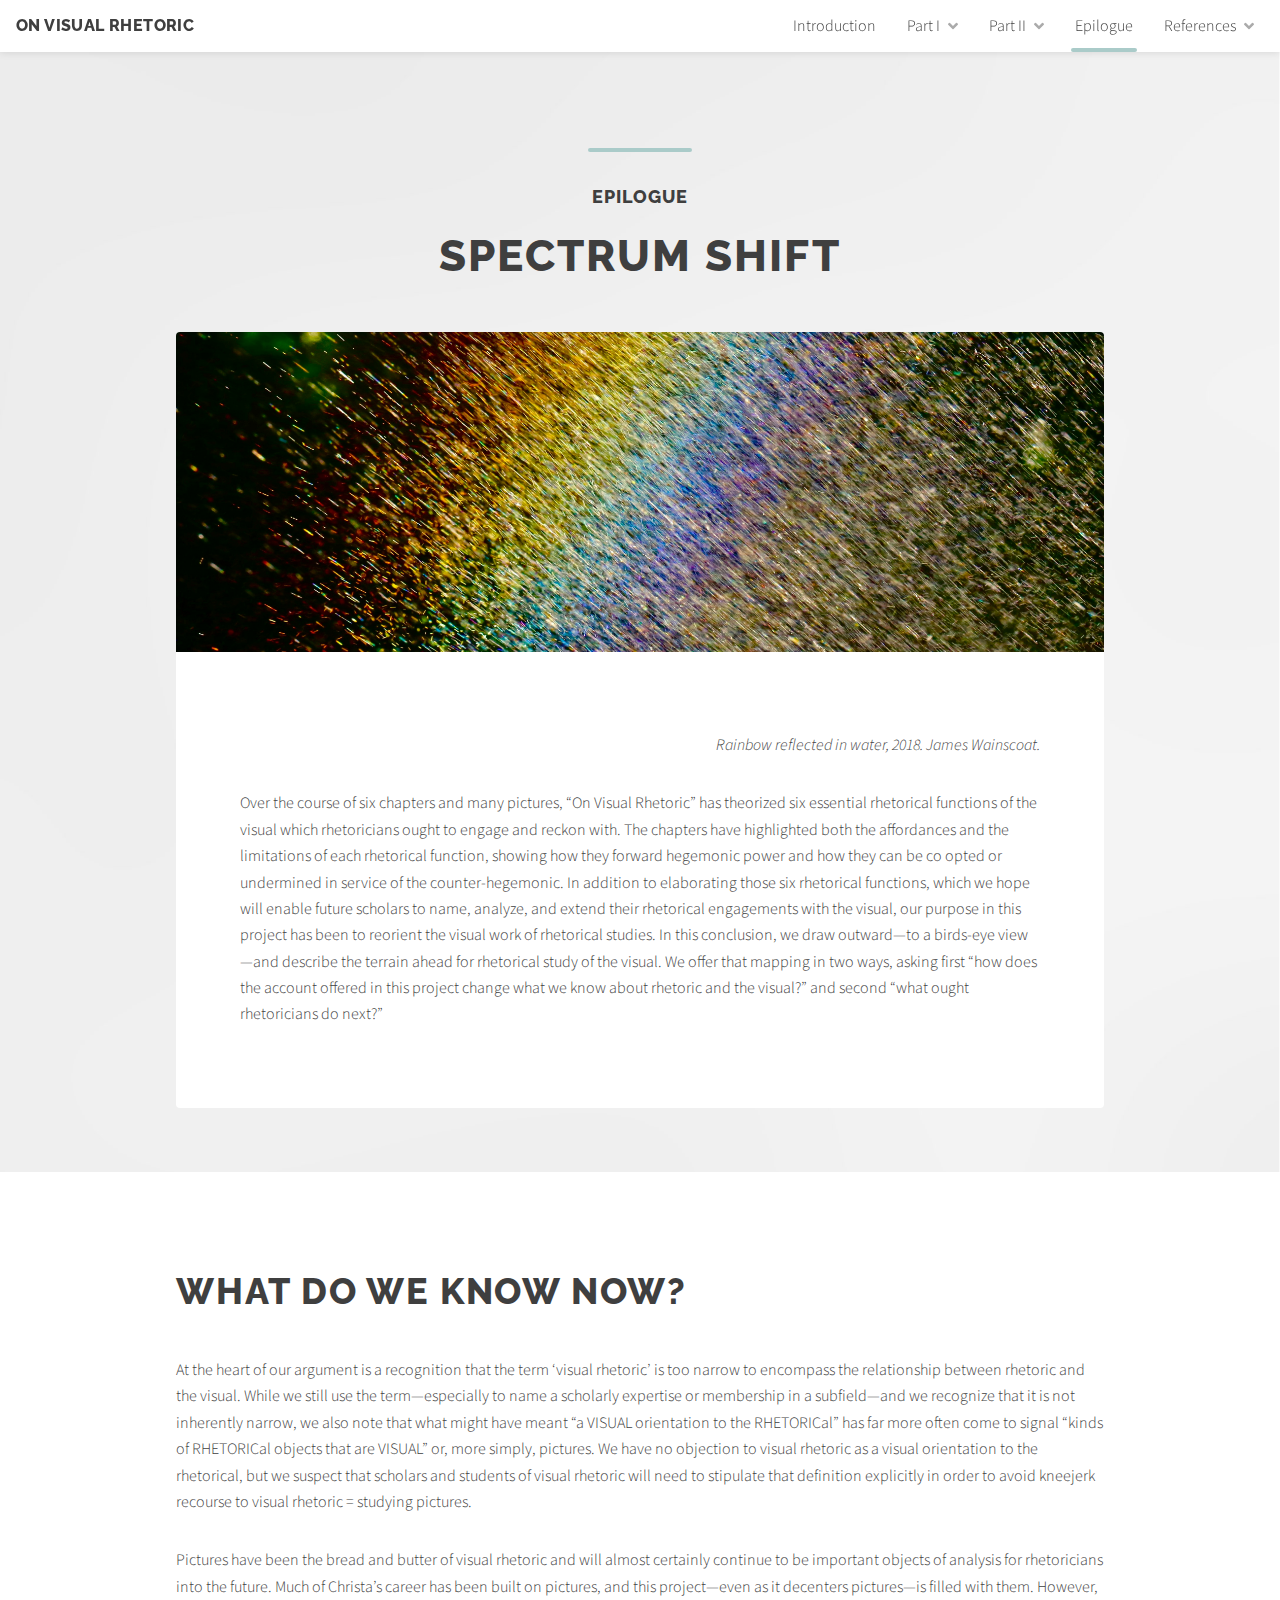
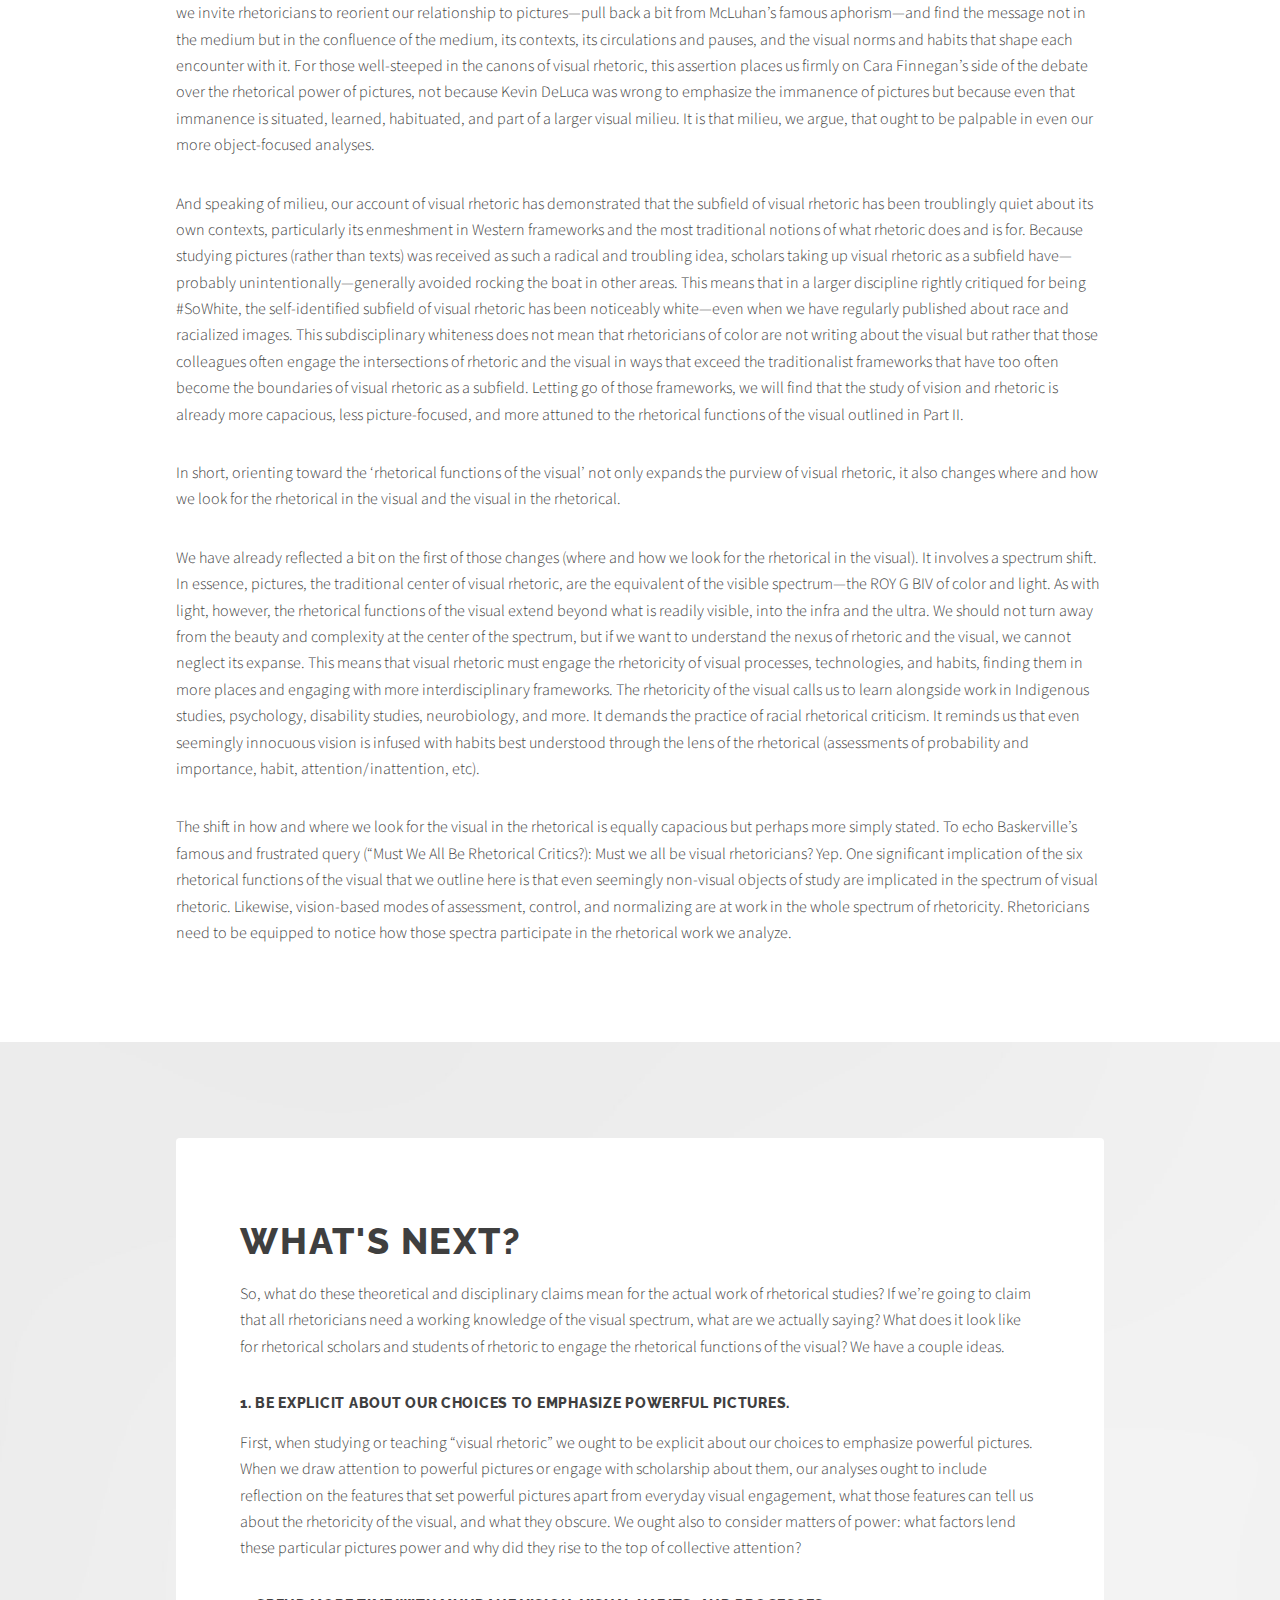
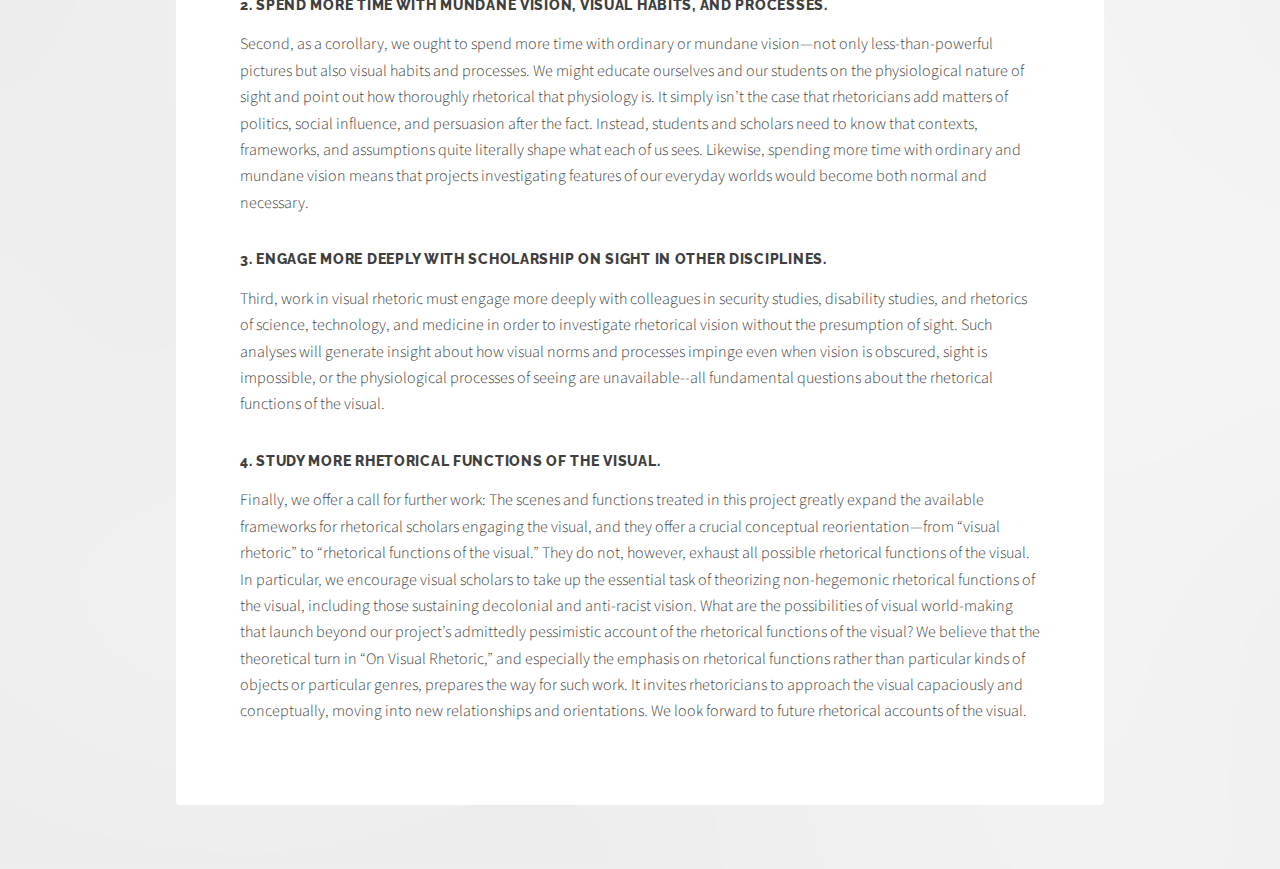
<file: epilogue.html>
<!DOCTYPE HTML>
<!--
	Relativity by Pixelarity
	pixelarity.com | hello@pixelarity.com
	License: pixelarity.com/license
-->
<html>
	<head>
		<title>On Visual Rhetoric</title>
		<meta charset="utf-8" />
		<meta name="viewport" content="width=device-width, initial-scale=1, user-scalable=no" />
		<link rel="stylesheet" href="assets/css/main.css" />
	</head>
	<body class="is-preload">

		<!-- Wrapper -->
			<div id="wrapper">

				<!-- Header -->
					<header id="header">

						<!-- Logo -->
							<div class="logo">
								<a href="index.html"><strong>On Visual Rhetoric</strong></a>
							</div>

						<!-- Nav -->
							<nav id="nav">
								<ul>
									<li><a href="index.html">Introduction</a></li>
									<li>
										<a href="" class="icon solid fa-angle-down">Part I</a>
										<ul>
											<li><a href="part1.html">Part I Introduction</a></li>
											<li><a href="chapter1.html">Chapter One</a></li>
											<li><a href="chapter2.html">Chapter Two</a></li>
											<li><a href="chapter3.html">Chapter Three</a></li>
										</ul>
									</li>
									<li>
										<a href="#" class="icon solid fa-angle-down">Part II</a>
										<ul>
											<li><a href="part2.html">Part II Introduction</a></li>
											<li><a href="chapter4.html">Chapter Four</a></li>
											<li><a href="chapter5.html">Chapter Five</a></li>
											<li><a href="chapter6.html">Chapter Six</a></li>
										</ul>
									</li>
									<li class="current"><a href="epilogue.html">Epilogue</a></li>
									<li>
										<a href="#" class="icon solid fa-angle-down">References</a>
										<ul>
											<li><a href="bibliography.html">Bibliography</a></li>
											<li><a href="images.html">Images</a></li>
										</ul>
									</li>
								</ul>
							</nav>

					</header>

				<!-- Section -->
					<section class="main alt">
						<header>
							<h4>Epilogue</h4>
							<h1>Spectrum Shift</h1>
							
						</header>
						<div class="inner style2">
							<div class="image main" data-position="center"><img src="images/7_1.jpg" alt="" /></div>
							<p align="right"><em>Rainbow reflected in water, 2018. James Wainscoat.</em></p>
							<p>Over the course of six chapters and many pictures, “On Visual Rhetoric” has theorized six essential rhetorical functions of the visual which rhetoricians ought to engage and reckon with. The chapters have highlighted both the affordances and the limitations of each rhetorical function, showing how they forward hegemonic power and how they can be co opted or undermined in service of the counter-hegemonic. In addition to elaborating those six rhetorical functions, which we hope will enable future scholars to name, analyze, and extend their rhetorical engagements with the visual, our purpose in this project has been to reorient the visual work of rhetorical studies. In this conclusion, we draw outward—to a birds-eye view—and describe the terrain ahead for rhetorical study of the visual. We offer that mapping in two ways, asking first “how does the account offered in this project change what we know about rhetoric and the visual?” and second “what ought rhetoricians do next?”</p>
							<p></p>
						</div>
					</section>
				
				<section class="main">
				<div class="inner">
					<h2>What Do We Know Now?</h2><br>
					<p>At the heart of our argument is a recognition that the term ‘visual rhetoric’ is too narrow to encompass the relationship between rhetoric and the visual. While we still use the term—especially to name a scholarly expertise or membership in a subfield—and we recognize that it is not inherently narrow, we also note that what might have meant “a VISUAL orientation to the RHETORICal” has far more often come to signal “kinds of RHETORICal objects that are VISUAL” or, more simply, pictures. We have no objection to visual rhetoric as a visual orientation to the rhetorical, but we suspect that scholars and students of visual rhetoric will need to stipulate that definition explicitly in order to avoid kneejerk recourse to visual rhetoric = studying pictures. </p>
					<p>Pictures have been the bread and butter of visual rhetoric and will almost certainly continue to be important objects of analysis for rhetoricians into the future. Much of Christa’s career has been built on pictures, and this project—even as it decenters pictures—is filled with them. However, we invite rhetoricians to reorient our relationship to pictures—pull back a bit from McLuhan’s famous aphorism—and find the message not in the medium but in the confluence of the medium, its contexts, its circulations and pauses, and the visual norms and habits that shape each encounter with it. For those well-steeped in the canons of visual rhetoric, this assertion places us firmly on Cara Finnegan’s side of the debate over the rhetorical power of pictures, not because Kevin DeLuca was wrong to emphasize the immanence of pictures but because even that immanence is situated, learned, habituated, and part of a larger visual milieu. It is that milieu, we argue, that ought to be palpable in even our more object-focused analyses.</p>
					<p>And speaking of milieu, our account of visual rhetoric has demonstrated that the subfield of visual rhetoric has been troublingly quiet about its own contexts, particularly its enmeshment in Western frameworks and the most traditional notions of what rhetoric does and is for. Because studying pictures (rather than texts) was received as such a radical and troubling idea, scholars taking up visual rhetoric as a subfield have—probably unintentionally—generally avoided rocking the boat in other areas. This means that in a larger discipline rightly critiqued for being #SoWhite, the self-identified subfield of visual rhetoric has been noticeably white—even when we have regularly published about race and racialized images. This subdisciplinary whiteness does not mean that rhetoricians of color are not writing about the visual but rather that those colleagues often engage the intersections of rhetoric and the visual in ways that exceed the traditionalist frameworks that have too often become the boundaries of visual rhetoric as a subfield. Letting go of those frameworks, we will find that the study of vision and rhetoric is already more capacious, less picture-focused, and more attuned to the rhetorical functions of the visual outlined in Part II.</p>
					<p>In short, orienting toward the ‘rhetorical functions of the visual’ not only expands the purview of visual rhetoric, it also changes where and how we look for the rhetorical in the visual and the visual in the rhetorical. </p>
					<p>We have already reflected a bit on the first of those changes (where and how we look for the rhetorical in the visual). It involves a spectrum shift. In essence, pictures, the traditional center of visual rhetoric, are the equivalent of the visible spectrum—the ROY G BIV of color and light. As with light, however, the rhetorical functions of the visual extend beyond what is readily visible, into the infra and the ultra. We should not turn away from the beauty and complexity at the center of the spectrum, but if we want to understand the nexus of rhetoric and the visual, we cannot neglect its expanse. This means that visual rhetoric must engage the rhetoricity of visual processes, technologies, and habits, finding them in more places and engaging with more interdisciplinary frameworks. The rhetoricity of the visual calls us to learn alongside work in Indigenous studies, psychology, disability studies, neurobiology, and more. It demands the practice of racial rhetorical criticism. It reminds us that even seemingly innocuous vision is infused with habits best understood through the lens of the rhetorical (assessments of probability and importance, habit, attention/inattention, etc).</p>
					<p>The shift in how and where we look for the visual in the rhetorical is equally capacious but perhaps more simply stated. To echo Baskerville’s famous and frustrated query  (“Must We All Be Rhetorical Critics?): Must we all be visual rhetoricians? Yep. One significant implication of the six rhetorical functions of the visual that we outline here is that even seemingly non-visual objects of study are implicated in the spectrum of visual rhetoric. Likewise, vision-based modes of assessment, control, and normalizing are at work in the whole spectrum of rhetoricity. Rhetoricians need to be equipped to notice how those spectra participate in the rhetorical work we analyze.</p>
					</div>
				</section>
				<section class="main alt">
				<div class="inner style2">
					<h2>What's Next?</h2>
							<p>So, what do these theoretical and disciplinary claims mean for the actual work of rhetorical studies? If we’re going to claim that all rhetoricians need a working knowledge of the visual spectrum, what are we actually saying? What does it look like for rhetorical scholars and students of rhetoric to engage the rhetorical functions of the visual? We have a couple ideas.</p>
						<h5>1. Be explicit about our choices to emphasize powerful pictures.</h5>
							<p>First, when studying or teaching “visual rhetoric” we ought to be explicit about our choices to emphasize powerful pictures. When we draw attention to powerful pictures or engage with scholarship about them, our analyses ought to include reflection on the features that set powerful pictures apart from everyday visual engagement, what those features can tell us about the rhetoricity of the visual, and what they obscure. We ought also to consider matters of power: what factors lend these particular pictures power and why did they rise to the top of collective attention?</p>
					<h5>2. Spend more time with mundane vision, visual habits, and processes.</h5>
							<p>Second, as a corollary, we ought to spend more time with ordinary or mundane vision—not only less-than-powerful pictures but also visual habits and processes. We might educate ourselves and our students on the physiological nature of sight and point out how thoroughly rhetorical that physiology is. It simply isn’t the case that rhetoricians add matters of politics, social influence, and persuasion after the fact. Instead, students and scholars need to know that contexts, frameworks, and assumptions quite literally shape what each of us sees. Likewise, spending more time with ordinary and mundane vision means that projects investigating features of our everyday worlds would become both normal and necessary. </p>
					<h5>3. Engage more deeply with scholarship on sight in other disciplines.</h5>
							<p>Third, work in visual rhetoric must engage more deeply with colleagues in security studies, disability studies, and rhetorics of science, technology, and medicine in order to investigate rhetorical vision without the presumption of sight. Such analyses will generate insight about how visual norms and processes impinge even when vision is obscured, sight is impossible, or the physiological processes of seeing are unavailable--all fundamental questions about the rhetorical functions of the visual.</p>
					<h5>4. Study more rhetorical functions of the visual.</h5>
							<p>Finally, we offer a call for further work: The scenes and functions treated in this project greatly expand the available frameworks for rhetorical scholars engaging the visual, and they offer a crucial conceptual reorientation—from “visual rhetoric” to “rhetorical functions of the visual.” They do not, however, exhaust all possible rhetorical functions of the visual. In particular, we encourage visual scholars to take up the essential task of theorizing non-hegemonic rhetorical functions of the visual, including those sustaining decolonial and anti-racist vision. What are the possibilities of visual world-making that launch beyond our project’s admittedly pessimistic account of the rhetorical functions of the visual? We believe that the theoretical turn in “On Visual Rhetoric,” and especially the emphasis on rhetorical functions rather than particular kinds of objects or particular genres, prepares the way for such work. It invites rhetoricians to approach the visual capaciously and conceptually, moving into new relationships and orientations. We look forward to future rhetorical accounts of the visual.</p>
					</div>
				</section>
							

		<!-- Scripts -->
			<script src="assets/js/jquery.min.js"></script>
			<script src="assets/js/jquery.dropotron.min.js"></script>
			<script src="assets/js/jquery.scrollex.min.js"></script>
			<script src="assets/js/jquery.scrolly.min.js"></script>
			<script src="assets/js/browser.min.js"></script>
			<script src="assets/js/breakpoints.min.js"></script>
			<script src="assets/js/util.js"></script>
			<script src="assets/js/main.js"></script>

	</body>
</html>
</file>
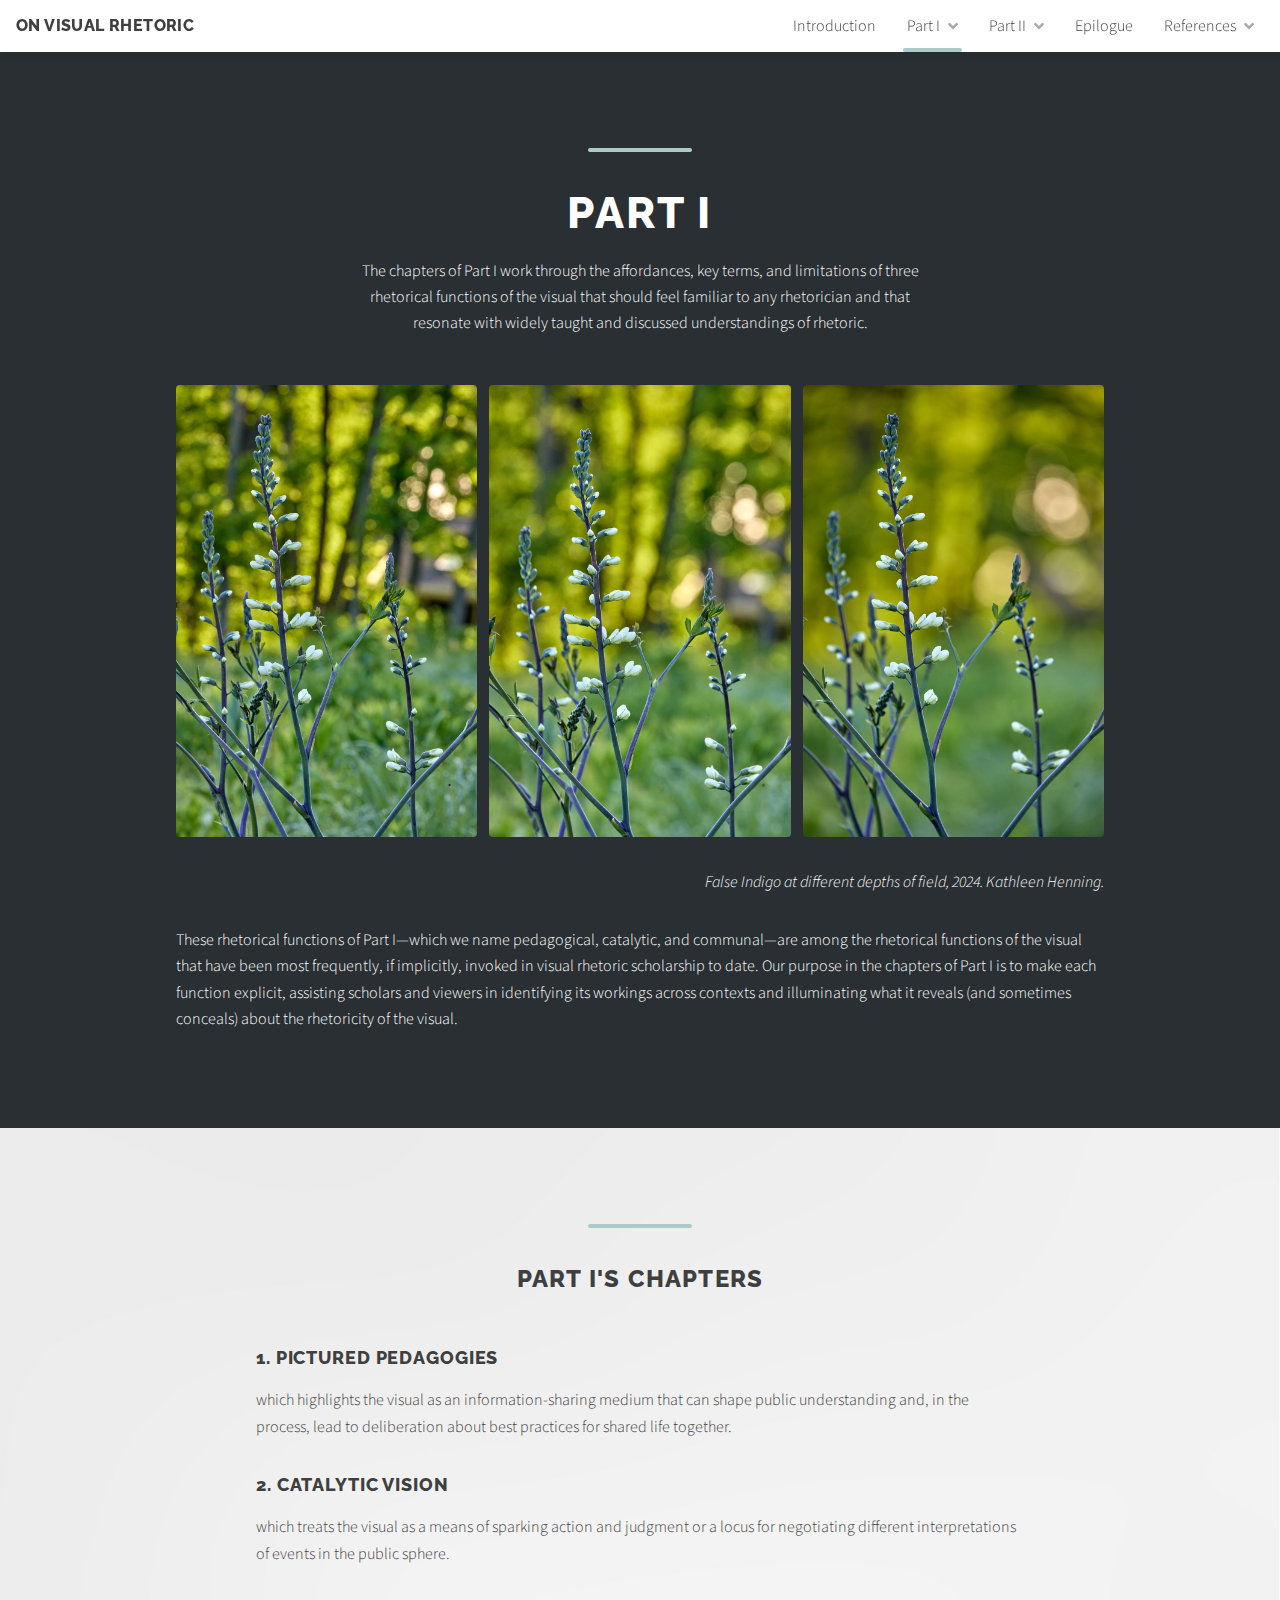
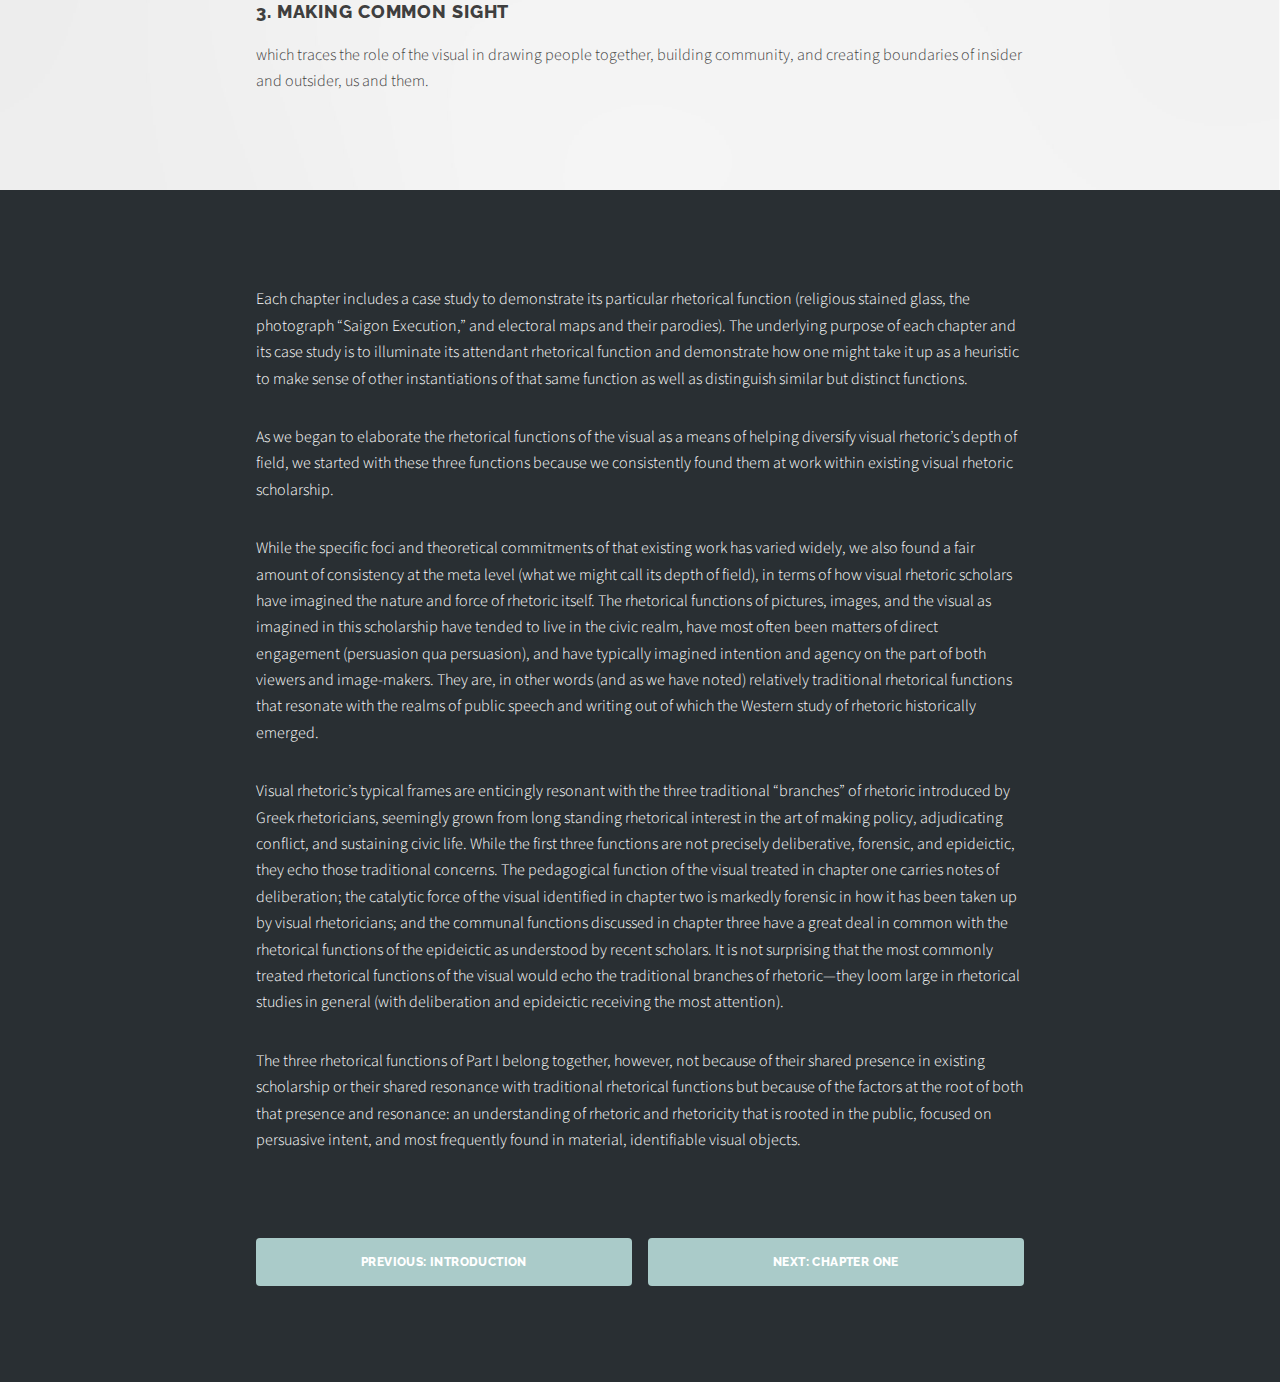
<file: part1.html>
<!DOCTYPE HTML>
<!--
	Relativity by Pixelarity
	pixelarity.com | hello@pixelarity.com
	License: pixelarity.com/license
-->
<html>
	<head>
		<title>On Visual Rhetoric</title>
		<meta charset="utf-8" />
		<meta name="viewport" content="width=device-width, initial-scale=1, user-scalable=no" />
		<link rel="stylesheet" href="assets/css/main.css" />
	</head>
	<body class="is-preload">

		<!-- Wrapper -->
			<div id="wrapper">

				<!-- Header -->
					<header id="header">

						<!-- Logo -->
							<div class="logo">
								<a href="index.html"><strong>On Visual Rhetoric</strong></a>
							</div>

						<!-- Nav -->
							<nav id="nav">
								<ul>
									<li><a href="index.html">Introduction</a></li>
									<li class="current">
										<a href="" class="icon solid fa-angle-down">Part I</a>
										<ul>
											<li><a href="part1.html">Part I Introduction</a></li>
											<li><a href="chapter1.html">Chapter One</a></li>
											<li><a href="chapter2.html">Chapter Two</a></li>
											<li><a href="chapter3.html">Chapter Three</a></li>
										</ul>
									</li>
									<li>
										<a href="#" class="icon solid fa-angle-down">Part II</a>
										<ul>
											<li><a href="part2.html">Part II Introduction</a></li>
											<li><a href="chapter4.html">Chapter Four</a></li>
											<li><a href="chapter5.html">Chapter Five</a></li>
											<li><a href="chapter6.html">Chapter Six</a></li>
										</ul>
									</li>
									<li><a href="epilogue.html">Epilogue</a></li>
									<li>
										<a href="#" class="icon solid fa-angle-down">References</a>
										<ul>
											<li><a href="bibliography.html">Bibliography</a></li>
											<li><a href="images.html">Images</a></li>
										</ul>
									</li>
								</ul>
							</nav>
					</header>

			
					<section class="main accent2">
						<header>
							<h1>Part I</h1>		
							<p>The chapters of Part I work through the affordances, key terms, and limitations of three rhetorical functions of the visual that should feel familiar to any rhetorician and that resonate with widely taught and discussed understandings of rhetoric.</p>
						</header>
						<div class="inner">	
						<div class="box alt">
								<div class="row gtr-50 gtr-uniform">
										<div class="col-4"><span class="image fit"><img src="images/pt1_2.jpg" alt="" /></span></div>
										<div class="col-4"><span class="image fit"><img src="images/pt1_1.jpg" alt="" /></span></div>
										<div class="col-4"><span class="image fit"><img src="images/pt1_3.jpg" alt="" /></span></div>
								</div>
							</div>
							<p align="right"><em>False Indigo at different depths of field, 2024. Kathleen Henning.</em></p>
							<p>These rhetorical functions of Part I—which we name pedagogical, catalytic, and communal—are among the rhetorical functions of the visual that have been most frequently, if implicitly, invoked in visual rhetoric scholarship to date. Our purpose in the chapters of Part I is to make each function explicit, assisting scholars and viewers in identifying its workings across contexts and illuminating what it reveals (and sometimes conceals) about the rhetoricity of the visual.</p>
							
						</div>
				</section>
				<section class="main alt">
					<header>
					<h3>Part I's Chapters</h3></header>
					<div class="inner narrow">
							<h4>1. Pictured Pedagogies</h4>
							<p>which highlights the visual as an information-sharing medium that can shape public understanding and, in the process, lead to deliberation about best practices for shared life together.</p>
						<h4>2. Catalytic Vision</h4>
							<p>which treats the visual as a means of sparking action and judgment or a locus for negotiating different interpretations of events in the public sphere.</p>
						<h4>3. Making Common Sight</h4>
							<p>which traces the role of the visual in drawing people together, building community, and creating boundaries of insider and outsider, us and them. </p>
					</div>		
				</section>
				
				<section class="main accent2">
					<div class="inner narrow">
							<p>Each chapter includes a case study to demonstrate its particular rhetorical function (religious stained glass, the photograph “Saigon Execution,” and electoral maps and their parodies). The underlying purpose of each chapter and its case study is to illuminate its attendant rhetorical function and demonstrate how one might take it up as a heuristic to make sense of other instantiations of that same function as well as distinguish similar but distinct functions.</p>
							
							<p>As we began to elaborate the rhetorical functions of the visual as a means of helping diversify visual rhetoric’s depth of field, we started with these three functions because we consistently found them at work within existing visual rhetoric scholarship.</p>
							<p>While the specific foci and theoretical commitments of that existing work has varied widely, we also found a fair amount of consistency at the meta level (what we might call its depth of field), in terms of how visual rhetoric scholars have imagined the nature and force of rhetoric itself. The rhetorical functions of pictures, images, and the visual as imagined in this scholarship have tended to live in the civic realm, have most often been matters of direct engagement (persuasion qua persuasion), and have typically imagined intention and agency on the part of both viewers and image-makers. They are, in other words (and as we have noted) relatively traditional rhetorical functions that resonate with the realms of public speech and writing out of which the Western study of rhetoric historically emerged. </p>
							<p>Visual rhetoric’s typical frames are enticingly resonant with the three traditional “branches” of rhetoric introduced by Greek rhetoricians, seemingly grown from long standing rhetorical interest in the art of making policy, adjudicating conflict, and sustaining civic life. While the first three functions are not precisely deliberative, forensic, and epideictic, they echo those traditional concerns. The pedagogical function of the visual treated in chapter one carries notes of deliberation; the catalytic force of the visual identified in chapter two is markedly forensic in how it has been taken up by visual rhetoricians; and the communal functions discussed in chapter three have a great deal in common with the rhetorical functions of the epideictic as understood by recent scholars. It is not surprising that the most commonly treated rhetorical functions of the visual would echo the traditional branches of rhetoric—they loom large in rhetorical studies in general (with deliberation and epideictic receiving the most attention).</p>
							<p>The three rhetorical functions of Part I belong together, however, not because of their shared presence in existing scholarship or their shared resonance with traditional rhetorical functions but because of the factors at the root of both that presence and resonance: an understanding of rhetoric and rhetoricity that is rooted in the public, focused on persuasive intent, and most frequently found in material, identifiable visual objects.</p><br><br>
						<ul class="actions fit">
							<li><a href="index.html" class="button fit">Previous: Introduction</a></li>
							<li><a href="chapter1.html" class="button fit">Next: Chapter One</a></li>
						</ul>
						</div>
					</section>

			</div>

		<!-- Scripts -->
			<script src="assets/js/jquery.min.js"></script>
			<script src="assets/js/jquery.dropotron.min.js"></script>
			<script src="assets/js/jquery.scrollex.min.js"></script>
			<script src="assets/js/jquery.scrolly.min.js"></script>
			<script src="assets/js/browser.min.js"></script>
			<script src="assets/js/breakpoints.min.js"></script>
			<script src="assets/js/util.js"></script>
			<script src="assets/js/main.js"></script>

	</body>
</html>
</file>
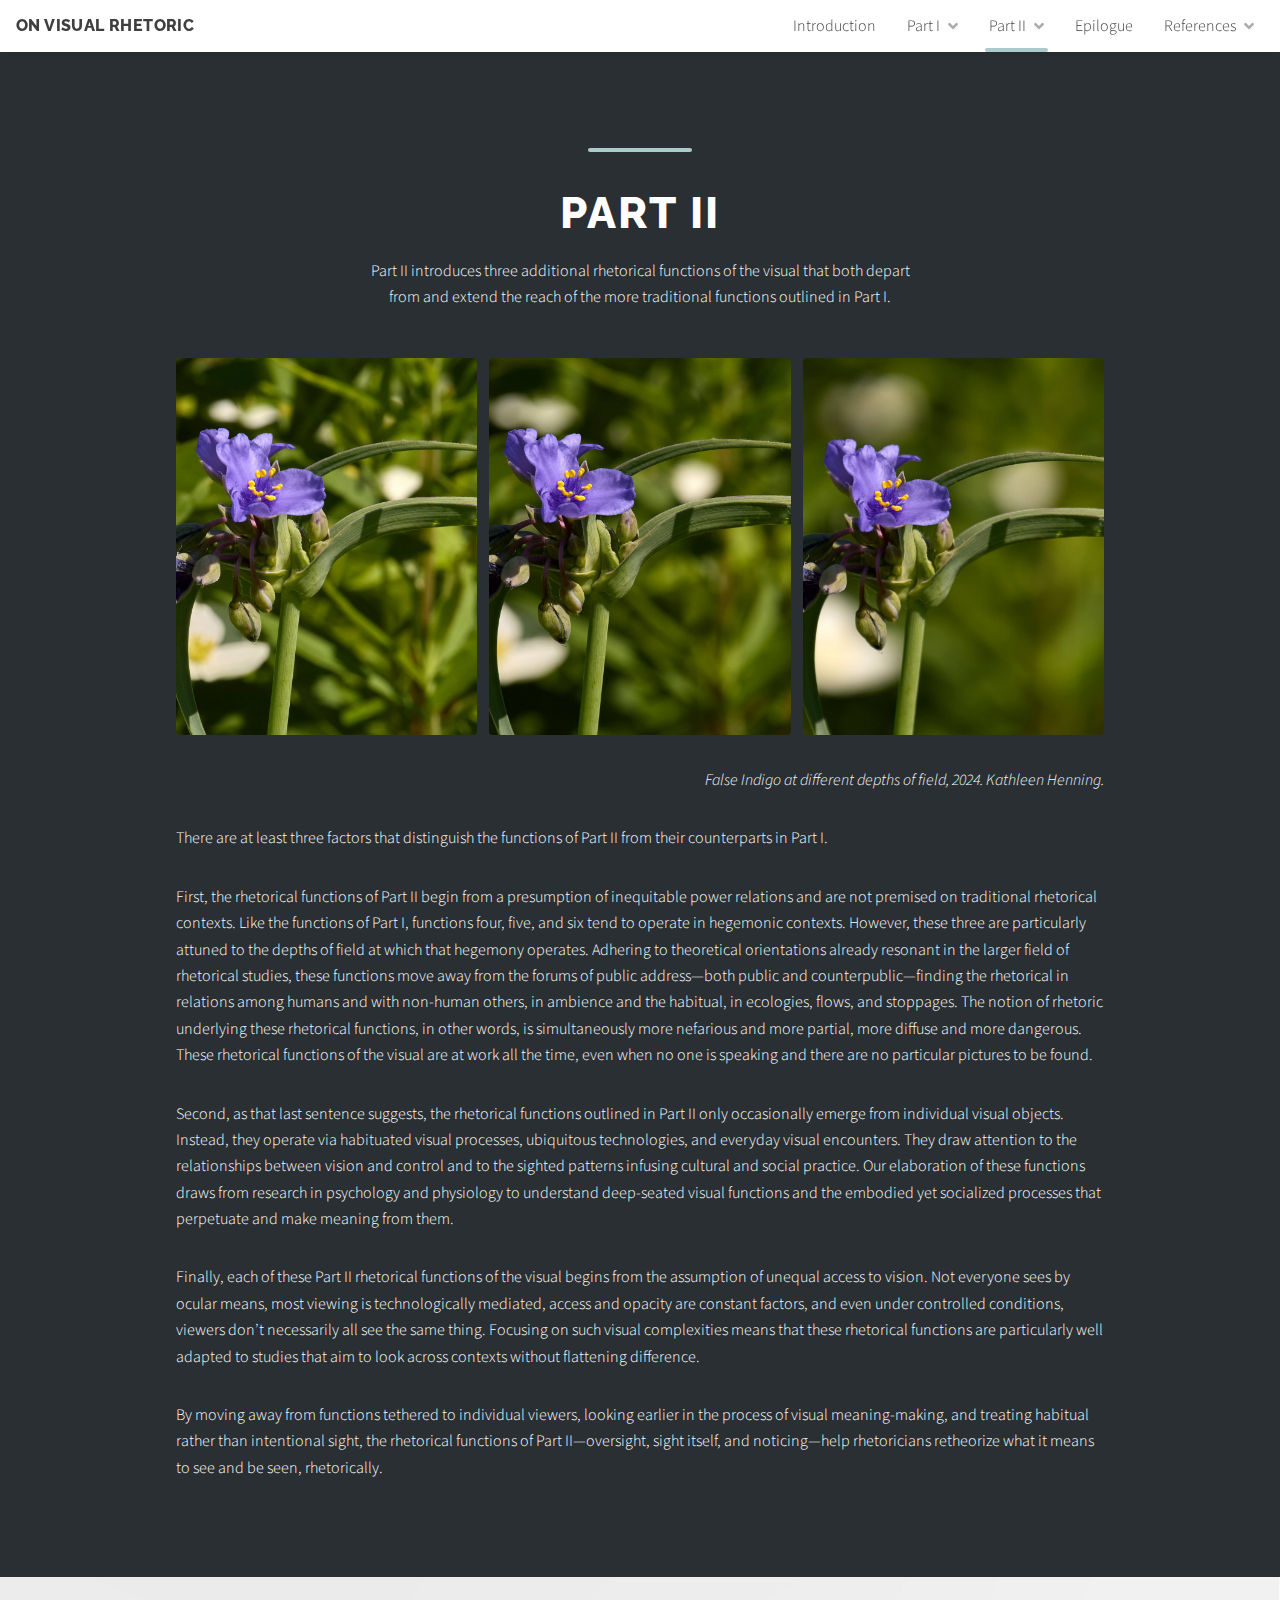
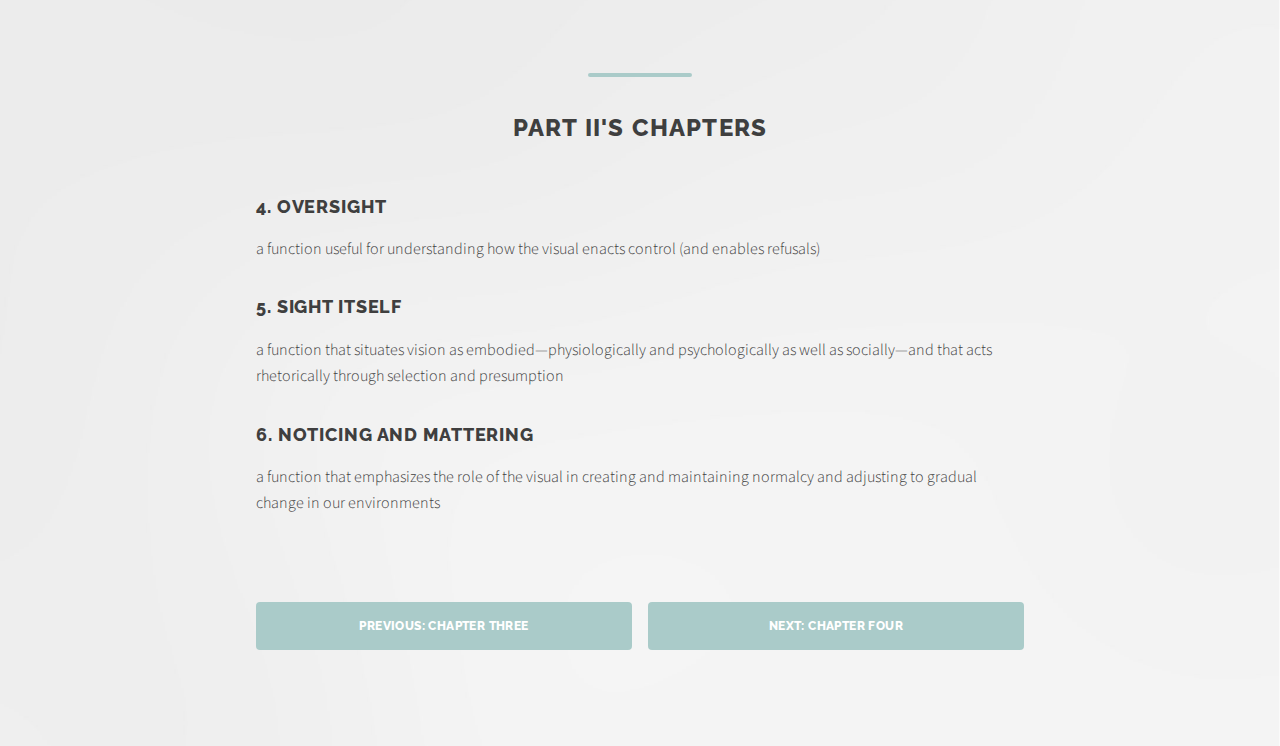
<file: part2.html>
<!DOCTYPE HTML>
<!--
	Relativity by Pixelarity
	pixelarity.com | hello@pixelarity.com
	License: pixelarity.com/license
-->
<html>
	<head>
		<title>On Visual Rhetoric</title>
		<meta charset="utf-8" />
		<meta name="viewport" content="width=device-width, initial-scale=1, user-scalable=no" />
		<link rel="stylesheet" href="assets/css/main.css" />
	</head>
	<body class="is-preload">

		<!-- Wrapper -->
			<div id="wrapper">

				<!-- Header -->
					<header id="header">

						<!-- Logo -->
							<div class="logo">
								<a href="index.html"><strong>On Visual Rhetoric</strong></a>
							</div>

						<!-- Nav -->
							<nav id="nav">
								<ul>
									<li><a href="index.html">Introduction</a></li>
									<li>
										<a href="" class="icon solid fa-angle-down">Part I</a>
										<ul>
											<li><a href="part1.html">Part I Introduction</a></li>
											<li><a href="chapter1.html">Chapter One</a></li>
											<li><a href="chapter2.html">Chapter Two</a></li>
											<li><a href="chapter3.html">Chapter Three</a></li>
										</ul>
									</li>
									<li class="current">
										<a href="#" class="icon solid fa-angle-down">Part II</a>
										<ul>
											<li><a href="part2.html">Part II Introduction</a></li>
											<li><a href="chapter4.html">Chapter Four</a></li>
											<li><a href="chapter5.html">Chapter Five</a></li>
											<li><a href="chapter6.html">Chapter Six</a></li>
										</ul>
									</li>
									<li><a href="epilogue.html">Epilogue</a></li>
									<li>
										<a href="#" class="icon solid fa-angle-down">References</a>
										<ul>
											<li><a href="bibliography.html">Bibliography</a></li>
											<li><a href="images.html">Images</a></li>
										</ul>
									</li>
								</ul>
							</nav>
					</header>

			
					<section class="main accent2">
						<header>
							<h1>Part II</h1>		
							<p>Part II introduces three additional rhetorical functions of the visual that both depart from and extend the reach of  the more traditional functions outlined in Part I. </p>
						</header>
						<div class="inner">	
							
						<div class="box alt">
								<div class="row gtr-50 gtr-uniform">
										<div class="col-4"><span class="image fit"><img src="images/pt2_1.jpg" alt="" /></span></div>
										<div class="col-4"><span class="image fit"><img src="images/pt2_2.jpg" alt="" /></span></div>
										<div class="col-4"><span class="image fit"><img src="images/pt2_3.jpg" alt="" /></span></div>
								</div>
							</div>
							<p align="right"><em>False Indigo at different depths of field, 2024. Kathleen Henning.</em></p>
							
							<p>There are at least three factors that distinguish the functions of Part II from their counterparts in Part I.</p>
							
							<p>First, the rhetorical functions of Part II begin from a presumption of inequitable power relations and are not premised on traditional rhetorical contexts. Like the functions of Part I, functions four, five, and six tend to operate in hegemonic contexts. However, these three are particularly attuned to the depths of field at which that hegemony operates. Adhering to theoretical orientations already resonant in the larger field of rhetorical studies, these functions move away from the forums of public address—both public and counterpublic—finding the rhetorical in relations among humans and with non-human others, in ambience and the habitual, in ecologies, flows, and stoppages. The notion of rhetoric underlying these rhetorical functions, in other words, is simultaneously more nefarious and more partial, more diffuse and more dangerous. These rhetorical functions of the visual are at work all the time, even when no one is speaking and there are no particular pictures to be found.</p>
							<p>Second, as that last sentence suggests, the rhetorical functions outlined in Part II only occasionally emerge from  individual visual objects. Instead, they operate via habituated visual processes, ubiquitous technologies, and everyday visual encounters. They draw attention to the relationships between vision and control and to the sighted patterns infusing cultural and social practice. Our elaboration of these functions draws from research in psychology and physiology to understand deep-seated visual functions and the embodied yet socialized processes that perpetuate and make meaning from them.</p>
							<p>Finally, each of these Part II rhetorical functions of the visual begins from the assumption of unequal access to vision. Not everyone sees by ocular means, most viewing is technologically mediated, access and opacity are constant factors, and even under controlled conditions, viewers don’t necessarily all see the same thing. Focusing on such  visual complexities means that these rhetorical functions are particularly well adapted to studies that aim to look across contexts without flattening difference.</p>
							<p>By moving away from functions tethered to individual viewers, looking earlier in the process of visual meaning-making, and treating habitual rather than intentional sight, the rhetorical functions of Part II—oversight, sight itself, and noticing—help rhetoricians retheorize what it means to see and be seen, rhetorically.</p>
						</div>
				</section>
				<section class="main alt">
					<header>
					<h3>Part II's Chapters</h3></header>
					<div class="inner narrow">
							<h4>4. Oversight</h4>
							<p>a function useful for understanding how the visual enacts control (and enables refusals)</p>
						<h4>5. Sight Itself</h4>
							<p>a function that situates vision as embodied—physiologically and psychologically as well as socially—and that acts rhetorically through selection and presumption</p>
						<h4>6. Noticing and Mattering</h4>
							<p>a function that emphasizes the role of the visual in creating and maintaining normalcy and adjusting to gradual change in our environments</p>
						<br><br>
						<ul class="actions fit">
							<li><a href="chapter3.html" class="button fit">Previous: Chapter Three</a></li>
							<li><a href="chapter4.html" class="button fit">Next: Chapter Four</a></li>
						</ul>
						</div>
					</section>


		<!-- Scripts -->
			<script src="assets/js/jquery.min.js"></script>
			<script src="assets/js/jquery.dropotron.min.js"></script>
			<script src="assets/js/jquery.scrollex.min.js"></script>
			<script src="assets/js/jquery.scrolly.min.js"></script>
			<script src="assets/js/browser.min.js"></script>
			<script src="assets/js/breakpoints.min.js"></script>
			<script src="assets/js/util.js"></script>
			<script src="assets/js/main.js"></script>

	</body>
</html>
</file>
<file: assets/css/main.css>
@import url(fontawesome-all.min.css);
@import url("https://fonts.googleapis.com/css?family=Raleway:800|Source+Sans+Pro:300,300i,600,600i");

/*
	Relativity by Pixelarity
	pixelarity.com | hello@pixelarity.com
	License: pixelarity.com/license
*/

html, body, div, span, applet, object,
iframe, h1, h2, h3, h4, h5, h6, p, blockquote,
pre, a, abbr, acronym, address, big, cite,
code, del, dfn, em, img, ins, kbd, q, s, samp,
small, strike, strong, sub, sup, tt, var, b,
u, i, center, dl, dt, dd, ol, ul, li, fieldset,
form, label, legend, table, caption, tbody,
tfoot, thead, tr, th, td, article, aside,
canvas, details, embed, figure, figcaption,
footer, header, hgroup, menu, nav, output, ruby,
section, summary, time, mark, audio, video {
	margin: 0;
	padding: 0;
	border: 0;
	font-size: 100%;
	font: inherit;
	vertical-align: baseline;}

article, aside, details, figcaption, figure,
footer, header, hgroup, menu, nav, section {
	display: block;}

body {
	line-height: 1;
}

ol, ul {
	list-style: none;
}

blockquote, q {
	quotes: none;
}

	blockquote:before, blockquote:after, q:before, q:after {
		content: '';
		content: none;
	}

table {
	border-collapse: collapse;
	border-spacing: 0;
}

body {
	-webkit-text-size-adjust: none;
}

mark {
	background-color: transparent;
	color: inherit;
}

input::-moz-focus-inner {
	border: 0;
	padding: 0;
}

input, select, textarea {
	-moz-appearance: none;
	-webkit-appearance: none;
	-ms-appearance: none;
	appearance: none;
}

/* Basic */

	@-ms-viewport {
		width: device-width;
	}

	body {
		-ms-overflow-style: scrollbar;
	}

	@media screen and (max-width: 480px) {

		html, body {
			min-width: 320px;
			overflow-x: hidden;
		}

	}

	html {
		box-sizing: border-box;
	}

	*, *:before, *:after {
		box-sizing: inherit;
	}

	body {
		background-color: #3f3f3f !important;
	}

		body.is-preload *, body.is-preload *:before, body.is-preload *:after {
			-moz-animation: none !important;
			-webkit-animation: none !important;
			-ms-animation: none !important;
			animation: none !important;
			-moz-transition: none !important;
			-webkit-transition: none !important;
			-ms-transition: none !important;
			transition: none !important;
		}

/* Type */

	html {
		font-size: 16pt;
	}

		@media screen and (max-width: 1680px) {

			html {
				font-size: 13pt;
			}

		}

		@media screen and (max-width: 1280px) {

			html {
				font-size: 12pt;
			}

		}

		@media screen and (max-width: 736px) {

			html {
				font-size: 11pt;
			}

		}

		@media screen and (max-width: 360px) {

			html {
				font-size: 10.5pt;
			}

		}

	body {
		background-color: #ffffff;
		color: #3f3f3f;
	}

	body, input, select, textarea {
		font-family: "Source Sans Pro", Helvetica, sans-serif;
		font-weight: 300;
		font-size: 1rem;
		line-height: 1.65;
	}

	a {
		-moz-transition: color 0.2s ease-in-out, border-color 0.2s ease-in-out, box-shadow 0.2s ease-in-out;
		-webkit-transition: color 0.2s ease-in-out, border-color 0.2s ease-in-out, box-shadow 0.2s ease-in-out;
		-ms-transition: color 0.2s ease-in-out, border-color 0.2s ease-in-out, box-shadow 0.2s ease-in-out;
		transition: color 0.2s ease-in-out, border-color 0.2s ease-in-out, box-shadow 0.2s ease-in-out;
		border-bottom: dotted 1px;
		text-decoration: none;
	}

		a:before, a strong {
			-moz-transition: color 0.2s ease-in-out, border-color 0.2s ease-in-out, box-shadow 0.2s ease-in-out;
			-webkit-transition: color 0.2s ease-in-out, border-color 0.2s ease-in-out, box-shadow 0.2s ease-in-out;
			-ms-transition: color 0.2s ease-in-out, border-color 0.2s ease-in-out, box-shadow 0.2s ease-in-out;
			transition: color 0.2s ease-in-out, border-color 0.2s ease-in-out, box-shadow 0.2s ease-in-out;
		}

		a:hover {
			border-bottom-color: transparent;
		}

			a:hover:before, a:hover strong {
				color: inherit !important;
			}

	strong, b {
		font-weight: 600;
	}

	em, i {
		font-style: italic;
	}

	p {
		margin: 0 0 2rem 0;
	}

	h1, h2, h3, h4, h5, h6 {
		font-family: "Raleway", Helvetica, sans-serif;
		font-weight: 800;
		line-height: 1.5;
		margin: 0 0 1rem 0;
		text-transform: uppercase;
		letter-spacing: 0.05em;
	}

		h1 a, h2 a, h3 a, h4 a, h5 a, h6 a {
			color: inherit;
			text-decoration: none;
		}

	h1 {
		font-size: 2.75rem;
		line-height: 1.3;
	}

	h2 {
		font-size: 2.25rem;
		line-height: 1.3;
	}

	h3 {
		font-size: 1.5rem;
	}

	h4 {
		font-size: 1.1rem;
	}

	h5 {
		font-size: 0.9rem;
	}

	h6 {
		font-size: 0.7rem;
	}

	@media screen and (max-width: 736px) {

		h1 {
			font-size: 2.25rem;
		}

		h2 {
			font-size: 1.5rem;
		}

		h3 {
			font-size: 1rem;
		}

		h4 {
			font-size: 0.9rem;
		}

		h5 {
			font-size: 0.8rem;
		}

		h6 {
			font-size: 0.7rem;
		}

	}

	sub {
		font-size: 0.8rem;
		position: relative;
		top: 0.5rem;
	}

	sup {
		font-size: 0.8rem;
		position: relative;
		top: -0.5rem;
	}

	blockquote {
		border-left: solid 4px;
		font-style: italic;
		margin: 0 0 2rem 0;
		padding: 0.5rem 0 0.5rem 2rem;
	}

	code {
		border-radius: 4px;
		border: solid 1px;
		font-family: "Courier New", monospace;
		font-size: 0.9rem;
		margin: 0 0.25rem;
		padding: 0.25rem 0.65rem;
	}

	pre {
		-webkit-overflow-scrolling: touch;
		font-family: "Courier New", monospace;
		font-size: 0.9rem;
		margin: 0 0 2rem 0;
	}

		pre code {
			display: block;
			line-height: 1.75;
			padding: 1rem 1.5rem;
			overflow-x: auto;
		}

	hr {
		border: 0;
		border-bottom: solid 1px;
		margin: 2rem 0;
	}

		hr.major {
			margin: 3rem 0;
		}

	.align-left {
		text-align: left;
	}

	.align-center {
		text-align: center;
	}

	.align-right {
		text-align: right;
	}

	input, select, textarea {
		color: #3f3f3f;
	}

	a {
		color: inherit;
	}

		a:hover {
			color: #AACBC9 !important;
		}

	strong, b {
		color: #3f3f3f;
	}

	h1, h2, h3, h4, h5, h6 {
		color: #3f3f3f;
	}

	blockquote {
		border-left-color: rgba(143, 143, 143, 0.25);
	}

	code {
		background: rgba(143, 143, 143, 0.075);
		border-color: rgba(143, 143, 143, 0.25);
	}

	hr {
		border-bottom-color: rgba(143, 143, 143, 0.25);
	}

/* Row */

	.row {
		display: flex;
		flex-wrap: wrap;
		box-sizing: border-box;
		align-items: stretch;
	}

		.row > * {
			box-sizing: border-box;
		}

		.row.gtr-uniform > * > :last-child {
			margin-bottom: 0;
		}

		.row.aln-left {
			justify-content: flex-start;
		}

		.row.aln-center {
			justify-content: center;
		}

		.row.aln-right {
			justify-content: flex-end;
		}

		.row.aln-top {
			align-items: flex-start;
		}

		.row.aln-middle {
			align-items: center;
		}

		.row.aln-bottom {
			align-items: flex-end;
		}

		.row > .imp {
			order: -1;
		}

		.row > .col-1 {
			width: 8.33333%;
		}

		.row > .off-1 {
			margin-left: 8.33333%;
		}

		.row > .col-2 {
			width: 16.66667%;
		}

		.row > .off-2 {
			margin-left: 16.66667%;
		}

		.row > .col-3 {
			width: 25%;
		}

		.row > .off-3 {
			margin-left: 25%;
		}

		.row > .col-4 {
			width: 33.33333%;
		}

		.row > .off-4 {
			margin-left: 33.33333%;
		}

		.row > .col-5 {
			width: 41.66667%;
		}

		.row > .off-5 {
			margin-left: 41.66667%;
		}

		.row > .col-6 {
			width: 50%;
		}

		.row > .off-6 {
			margin-left: 50%;
		}

		.row > .col-7 {
			width: 58.33333%;
		}

		.row > .off-7 {
			margin-left: 58.33333%;
		}

		.row > .col-8 {
			width: 66.66667%;
		}

		.row > .off-8 {
			margin-left: 66.66667%;
		}

		.row > .col-9 {
			width: 75%;
		}

		.row > .off-9 {
			margin-left: 75%;
		}

		.row > .col-10 {
			width: 83.33333%;
		}

		.row > .off-10 {
			margin-left: 83.33333%;
		}

		.row > .col-11 {
			width: 91.66667%;
		}

		.row > .off-11 {
			margin-left: 91.66667%;
		}

		.row > .col-12 {
			width: 100%;
		}

		.row > .off-12 {
			margin-left: 100%;
		}

		.row.gtr-0 {
			margin-top: 0;
			margin-left: 0rem;
		}

			.row.gtr-0 > * {
				padding: 0 0 0 0rem;
			}

			.row.gtr-0.gtr-uniform {
				margin-top: 0rem;
			}

				.row.gtr-0.gtr-uniform > * {
					padding-top: 0rem;
				}

		.row.gtr-25 {
			margin-top: 0;
			margin-left: -0.375rem;
		}

			.row.gtr-25 > * {
				padding: 0 0 0 0.375rem;
			}

			.row.gtr-25.gtr-uniform {
				margin-top: -0.375rem;
			}

				.row.gtr-25.gtr-uniform > * {
					padding-top: 0.375rem;
				}

		.row.gtr-50 {
			margin-top: 0;
			margin-left: -0.75rem;
		}

			.row.gtr-50 > * {
				padding: 0 0 0 0.75rem;
			}

			.row.gtr-50.gtr-uniform {
				margin-top: -0.75rem;
			}

				.row.gtr-50.gtr-uniform > * {
					padding-top: 0.75rem;
				}

		.row {
			margin-top: 0;
			margin-left: -1.5rem;
		}

			.row > * {
				padding: 0 0 0 1.5rem;
			}

			.row.gtr-uniform {
				margin-top: -1.5rem;
			}

				.row.gtr-uniform > * {
					padding-top: 1.5rem;
				}

		.row.gtr-150 {
			margin-top: 0;
			margin-left: -2.25rem;
		}

			.row.gtr-150 > * {
				padding: 0 0 0 2.25rem;
			}

			.row.gtr-150.gtr-uniform {
				margin-top: -2.25rem;
			}

				.row.gtr-150.gtr-uniform > * {
					padding-top: 2.25rem;
				}

		.row.gtr-200 {
			margin-top: 0;
			margin-left: -3rem;
		}

			.row.gtr-200 > * {
				padding: 0 0 0 3rem;
			}

			.row.gtr-200.gtr-uniform {
				margin-top: -3rem;
			}

				.row.gtr-200.gtr-uniform > * {
					padding-top: 3rem;
				}

		@media screen and (max-width: 1680px) {

			.row {
				display: flex;
				flex-wrap: wrap;
				box-sizing: border-box;
				align-items: stretch;
			}

				.row > * {
					box-sizing: border-box;
				}

				.row.gtr-uniform > * > :last-child {
					margin-bottom: 0;
				}

				.row.aln-left {
					justify-content: flex-start;
				}

				.row.aln-center {
					justify-content: center;
				}

				.row.aln-right {
					justify-content: flex-end;
				}

				.row.aln-top {
					align-items: flex-start;
				}

				.row.aln-middle {
					align-items: center;
				}

				.row.aln-bottom {
					align-items: flex-end;
				}

				.row > .imp-xlarge {
					order: -1;
				}

				.row > .col-1-xlarge {
					width: 8.33333%;
				}

				.row > .off-1-xlarge {
					margin-left: 8.33333%;
				}

				.row > .col-2-xlarge {
					width: 16.66667%;
				}

				.row > .off-2-xlarge {
					margin-left: 16.66667%;
				}

				.row > .col-3-xlarge {
					width: 25%;
				}

				.row > .off-3-xlarge {
					margin-left: 25%;
				}

				.row > .col-4-xlarge {
					width: 33.33333%;
				}

				.row > .off-4-xlarge {
					margin-left: 33.33333%;
				}

				.row > .col-5-xlarge {
					width: 41.66667%;
				}

				.row > .off-5-xlarge {
					margin-left: 41.66667%;
				}

				.row > .col-6-xlarge {
					width: 50%;
				}

				.row > .off-6-xlarge {
					margin-left: 50%;
				}

				.row > .col-7-xlarge {
					width: 58.33333%;
				}

				.row > .off-7-xlarge {
					margin-left: 58.33333%;
				}

				.row > .col-8-xlarge {
					width: 66.66667%;
				}

				.row > .off-8-xlarge {
					margin-left: 66.66667%;
				}

				.row > .col-9-xlarge {
					width: 75%;
				}

				.row > .off-9-xlarge {
					margin-left: 75%;
				}

				.row > .col-10-xlarge {
					width: 83.33333%;
				}

				.row > .off-10-xlarge {
					margin-left: 83.33333%;
				}

				.row > .col-11-xlarge {
					width: 91.66667%;
				}

				.row > .off-11-xlarge {
					margin-left: 91.66667%;
				}

				.row > .col-12-xlarge {
					width: 100%;
				}

				.row > .off-12-xlarge {
					margin-left: 100%;
				}

				.row.gtr-0 {
					margin-top: 0;
					margin-left: 0rem;
				}

					.row.gtr-0 > * {
						padding: 0 0 0 0rem;
					}

					.row.gtr-0.gtr-uniform {
						margin-top: 0rem;
					}

						.row.gtr-0.gtr-uniform > * {
							padding-top: 0rem;
						}

				.row.gtr-25 {
					margin-top: 0;
					margin-left: -0.375rem;
				}

					.row.gtr-25 > * {
						padding: 0 0 0 0.375rem;
					}

					.row.gtr-25.gtr-uniform {
						margin-top: -0.375rem;
					}

						.row.gtr-25.gtr-uniform > * {
							padding-top: 0.375rem;
						}

				.row.gtr-50 {
					margin-top: 0;
					margin-left: -0.75rem;
				}

					.row.gtr-50 > * {
						padding: 0 0 0 0.75rem;
					}

					.row.gtr-50.gtr-uniform {
						margin-top: -0.75rem;
					}

						.row.gtr-50.gtr-uniform > * {
							padding-top: 0.75rem;
						}

				.row {
					margin-top: 0;
					margin-left: -1.5rem;
				}

					.row > * {
						padding: 0 0 0 1.5rem;
					}

					.row.gtr-uniform {
						margin-top: -1.5rem;
					}

						.row.gtr-uniform > * {
							padding-top: 1.5rem;
						}

				.row.gtr-150 {
					margin-top: 0;
					margin-left: -2.25rem;
				}

					.row.gtr-150 > * {
						padding: 0 0 0 2.25rem;
					}

					.row.gtr-150.gtr-uniform {
						margin-top: -2.25rem;
					}

						.row.gtr-150.gtr-uniform > * {
							padding-top: 2.25rem;
						}

				.row.gtr-200 {
					margin-top: 0;
					margin-left: -3rem;
				}

					.row.gtr-200 > * {
						padding: 0 0 0 3rem;
					}

					.row.gtr-200.gtr-uniform {
						margin-top: -3rem;
					}

						.row.gtr-200.gtr-uniform > * {
							padding-top: 3rem;
						}

		}

		@media screen and (max-width: 1280px) {

			.row {
				display: flex;
				flex-wrap: wrap;
				box-sizing: border-box;
				align-items: stretch;
			}

				.row > * {
					box-sizing: border-box;
				}

				.row.gtr-uniform > * > :last-child {
					margin-bottom: 0;
				}

				.row.aln-left {
					justify-content: flex-start;
				}

				.row.aln-center {
					justify-content: center;
				}

				.row.aln-right {
					justify-content: flex-end;
				}

				.row.aln-top {
					align-items: flex-start;
				}

				.row.aln-middle {
					align-items: center;
				}

				.row.aln-bottom {
					align-items: flex-end;
				}

				.row > .imp-large {
					order: -1;
				}

				.row > .col-1-large {
					width: 8.33333%;
				}

				.row > .off-1-large {
					margin-left: 8.33333%;
				}

				.row > .col-2-large {
					width: 16.66667%;
				}

				.row > .off-2-large {
					margin-left: 16.66667%;
				}

				.row > .col-3-large {
					width: 25%;
				}

				.row > .off-3-large {
					margin-left: 25%;
				}

				.row > .col-4-large {
					width: 33.33333%;
				}

				.row > .off-4-large {
					margin-left: 33.33333%;
				}

				.row > .col-5-large {
					width: 41.66667%;
				}

				.row > .off-5-large {
					margin-left: 41.66667%;
				}

				.row > .col-6-large {
					width: 50%;
				}

				.row > .off-6-large {
					margin-left: 50%;
				}

				.row > .col-7-large {
					width: 58.33333%;
				}

				.row > .off-7-large {
					margin-left: 58.33333%;
				}

				.row > .col-8-large {
					width: 66.66667%;
				}

				.row > .off-8-large {
					margin-left: 66.66667%;
				}

				.row > .col-9-large {
					width: 75%;
				}

				.row > .off-9-large {
					margin-left: 75%;
				}

				.row > .col-10-large {
					width: 83.33333%;
				}

				.row > .off-10-large {
					margin-left: 83.33333%;
				}

				.row > .col-11-large {
					width: 91.66667%;
				}

				.row > .off-11-large {
					margin-left: 91.66667%;
				}

				.row > .col-12-large {
					width: 100%;
				}

				.row > .off-12-large {
					margin-left: 100%;
				}

				.row.gtr-0 {
					margin-top: 0;
					margin-left: 0rem;
				}

					.row.gtr-0 > * {
						padding: 0 0 0 0rem;
					}

					.row.gtr-0.gtr-uniform {
						margin-top: 0rem;
					}

						.row.gtr-0.gtr-uniform > * {
							padding-top: 0rem;
						}

				.row.gtr-25 {
					margin-top: 0;
					margin-left: -0.375rem;
				}

					.row.gtr-25 > * {
						padding: 0 0 0 0.375rem;
					}

					.row.gtr-25.gtr-uniform {
						margin-top: -0.375rem;
					}

						.row.gtr-25.gtr-uniform > * {
							padding-top: 0.375rem;
						}

				.row.gtr-50 {
					margin-top: 0;
					margin-left: -0.75rem;
				}

					.row.gtr-50 > * {
						padding: 0 0 0 0.75rem;
					}

					.row.gtr-50.gtr-uniform {
						margin-top: -0.75rem;
					}

						.row.gtr-50.gtr-uniform > * {
							padding-top: 0.75rem;
						}

				.row {
					margin-top: 0;
					margin-left: -1.5rem;
				}

					.row > * {
						padding: 0 0 0 1.5rem;
					}

					.row.gtr-uniform {
						margin-top: -1.5rem;
					}

						.row.gtr-uniform > * {
							padding-top: 1.5rem;
						}

				.row.gtr-150 {
					margin-top: 0;
					margin-left: -2.25rem;
				}

					.row.gtr-150 > * {
						padding: 0 0 0 2.25rem;
					}

					.row.gtr-150.gtr-uniform {
						margin-top: -2.25rem;
					}

						.row.gtr-150.gtr-uniform > * {
							padding-top: 2.25rem;
						}

				.row.gtr-200 {
					margin-top: 0;
					margin-left: -3rem;
				}

					.row.gtr-200 > * {
						padding: 0 0 0 3rem;
					}

					.row.gtr-200.gtr-uniform {
						margin-top: -3rem;
					}

						.row.gtr-200.gtr-uniform > * {
							padding-top: 3rem;
						}

		}

		@media screen and (max-width: 980px) {

			.row {
				display: flex;
				flex-wrap: wrap;
				box-sizing: border-box;
				align-items: stretch;
			}

				.row > * {
					box-sizing: border-box;
				}

				.row.gtr-uniform > * > :last-child {
					margin-bottom: 0;
				}

				.row.aln-left {
					justify-content: flex-start;
				}

				.row.aln-center {
					justify-content: center;
				}

				.row.aln-right {
					justify-content: flex-end;
				}

				.row.aln-top {
					align-items: flex-start;
				}

				.row.aln-middle {
					align-items: center;
				}

				.row.aln-bottom {
					align-items: flex-end;
				}

				.row > .imp-medium {
					order: -1;
				}

				.row > .col-1-medium {
					width: 8.33333%;
				}

				.row > .off-1-medium {
					margin-left: 8.33333%;
				}

				.row > .col-2-medium {
					width: 16.66667%;
				}

				.row > .off-2-medium {
					margin-left: 16.66667%;
				}

				.row > .col-3-medium {
					width: 25%;
				}

				.row > .off-3-medium {
					margin-left: 25%;
				}

				.row > .col-4-medium {
					width: 33.33333%;
				}

				.row > .off-4-medium {
					margin-left: 33.33333%;
				}

				.row > .col-5-medium {
					width: 41.66667%;
				}

				.row > .off-5-medium {
					margin-left: 41.66667%;
				}

				.row > .col-6-medium {
					width: 50%;
				}

				.row > .off-6-medium {
					margin-left: 50%;
				}

				.row > .col-7-medium {
					width: 58.33333%;
				}

				.row > .off-7-medium {
					margin-left: 58.33333%;
				}

				.row > .col-8-medium {
					width: 66.66667%;
				}

				.row > .off-8-medium {
					margin-left: 66.66667%;
				}

				.row > .col-9-medium {
					width: 75%;
				}

				.row > .off-9-medium {
					margin-left: 75%;
				}

				.row > .col-10-medium {
					width: 83.33333%;
				}

				.row > .off-10-medium {
					margin-left: 83.33333%;
				}

				.row > .col-11-medium {
					width: 91.66667%;
				}

				.row > .off-11-medium {
					margin-left: 91.66667%;
				}

				.row > .col-12-medium {
					width: 100%;
				}

				.row > .off-12-medium {
					margin-left: 100%;
				}

				.row.gtr-0 {
					margin-top: 0;
					margin-left: 0rem;
				}

					.row.gtr-0 > * {
						padding: 0 0 0 0rem;
					}

					.row.gtr-0.gtr-uniform {
						margin-top: 0rem;
					}

						.row.gtr-0.gtr-uniform > * {
							padding-top: 0rem;
						}

				.row.gtr-25 {
					margin-top: 0;
					margin-left: -0.375rem;
				}

					.row.gtr-25 > * {
						padding: 0 0 0 0.375rem;
					}

					.row.gtr-25.gtr-uniform {
						margin-top: -0.375rem;
					}

						.row.gtr-25.gtr-uniform > * {
							padding-top: 0.375rem;
						}

				.row.gtr-50 {
					margin-top: 0;
					margin-left: -0.75rem;
				}

					.row.gtr-50 > * {
						padding: 0 0 0 0.75rem;
					}

					.row.gtr-50.gtr-uniform {
						margin-top: -0.75rem;
					}

						.row.gtr-50.gtr-uniform > * {
							padding-top: 0.75rem;
						}

				.row {
					margin-top: 0;
					margin-left: -1.5rem;
				}

					.row > * {
						padding: 0 0 0 1.5rem;
					}

					.row.gtr-uniform {
						margin-top: -1.5rem;
					}

						.row.gtr-uniform > * {
							padding-top: 1.5rem;
						}

				.row.gtr-150 {
					margin-top: 0;
					margin-left: -2.25rem;
				}

					.row.gtr-150 > * {
						padding: 0 0 0 2.25rem;
					}

					.row.gtr-150.gtr-uniform {
						margin-top: -2.25rem;
					}

						.row.gtr-150.gtr-uniform > * {
							padding-top: 2.25rem;
						}

				.row.gtr-200 {
					margin-top: 0;
					margin-left: -3rem;
				}

					.row.gtr-200 > * {
						padding: 0 0 0 3rem;
					}

					.row.gtr-200.gtr-uniform {
						margin-top: -3rem;
					}

						.row.gtr-200.gtr-uniform > * {
							padding-top: 3rem;
						}

		}

		@media screen and (max-width: 736px) {

			.row {
				display: flex;
				flex-wrap: wrap;
				box-sizing: border-box;
				align-items: stretch;
			}

				.row > * {
					box-sizing: border-box;
				}

				.row.gtr-uniform > * > :last-child {
					margin-bottom: 0;
				}

				.row.aln-left {
					justify-content: flex-start;
				}

				.row.aln-center {
					justify-content: center;
				}

				.row.aln-right {
					justify-content: flex-end;
				}

				.row.aln-top {
					align-items: flex-start;
				}

				.row.aln-middle {
					align-items: center;
				}

				.row.aln-bottom {
					align-items: flex-end;
				}

				.row > .imp-small {
					order: -1;
				}

				.row > .col-1-small {
					width: 8.33333%;
				}

				.row > .off-1-small {
					margin-left: 8.33333%;
				}

				.row > .col-2-small {
					width: 16.66667%;
				}

				.row > .off-2-small {
					margin-left: 16.66667%;
				}

				.row > .col-3-small {
					width: 25%;
				}

				.row > .off-3-small {
					margin-left: 25%;
				}

				.row > .col-4-small {
					width: 33.33333%;
				}

				.row > .off-4-small {
					margin-left: 33.33333%;
				}

				.row > .col-5-small {
					width: 41.66667%;
				}

				.row > .off-5-small {
					margin-left: 41.66667%;
				}

				.row > .col-6-small {
					width: 50%;
				}

				.row > .off-6-small {
					margin-left: 50%;
				}

				.row > .col-7-small {
					width: 58.33333%;
				}

				.row > .off-7-small {
					margin-left: 58.33333%;
				}

				.row > .col-8-small {
					width: 66.66667%;
				}

				.row > .off-8-small {
					margin-left: 66.66667%;
				}

				.row > .col-9-small {
					width: 75%;
				}

				.row > .off-9-small {
					margin-left: 75%;
				}

				.row > .col-10-small {
					width: 83.33333%;
				}

				.row > .off-10-small {
					margin-left: 83.33333%;
				}

				.row > .col-11-small {
					width: 91.66667%;
				}

				.row > .off-11-small {
					margin-left: 91.66667%;
				}

				.row > .col-12-small {
					width: 100%;
				}

				.row > .off-12-small {
					margin-left: 100%;
				}

				.row.gtr-0 {
					margin-top: 0;
					margin-left: 0rem;
				}

					.row.gtr-0 > * {
						padding: 0 0 0 0rem;
					}

					.row.gtr-0.gtr-uniform {
						margin-top: 0rem;
					}

						.row.gtr-0.gtr-uniform > * {
							padding-top: 0rem;
						}

				.row.gtr-25 {
					margin-top: 0;
					margin-left: -0.375rem;
				}

					.row.gtr-25 > * {
						padding: 0 0 0 0.375rem;
					}

					.row.gtr-25.gtr-uniform {
						margin-top: -0.375rem;
					}

						.row.gtr-25.gtr-uniform > * {
							padding-top: 0.375rem;
						}

				.row.gtr-50 {
					margin-top: 0;
					margin-left: -0.75rem;
				}

					.row.gtr-50 > * {
						padding: 0 0 0 0.75rem;
					}

					.row.gtr-50.gtr-uniform {
						margin-top: -0.75rem;
					}

						.row.gtr-50.gtr-uniform > * {
							padding-top: 0.75rem;
						}

				.row {
					margin-top: 0;
					margin-left: -1.5rem;
				}

					.row > * {
						padding: 0 0 0 1.5rem;
					}

					.row.gtr-uniform {
						margin-top: -1.5rem;
					}

						.row.gtr-uniform > * {
							padding-top: 1.5rem;
						}

				.row.gtr-150 {
					margin-top: 0;
					margin-left: -2.25rem;
				}

					.row.gtr-150 > * {
						padding: 0 0 0 2.25rem;
					}

					.row.gtr-150.gtr-uniform {
						margin-top: -2.25rem;
					}

						.row.gtr-150.gtr-uniform > * {
							padding-top: 2.25rem;
						}

				.row.gtr-200 {
					margin-top: 0;
					margin-left: -3rem;
				}

					.row.gtr-200 > * {
						padding: 0 0 0 3rem;
					}

					.row.gtr-200.gtr-uniform {
						margin-top: -3rem;
					}

						.row.gtr-200.gtr-uniform > * {
							padding-top: 3rem;
						}

		}

		@media screen and (max-width: 480px) {

			.row {
				display: flex;
				flex-wrap: wrap;
				box-sizing: border-box;
				align-items: stretch;
			}

				.row > * {
					box-sizing: border-box;
				}

				.row.gtr-uniform > * > :last-child {
					margin-bottom: 0;
				}

				.row.aln-left {
					justify-content: flex-start;
				}

				.row.aln-center {
					justify-content: center;
				}

				.row.aln-right {
					justify-content: flex-end;
				}

				.row.aln-top {
					align-items: flex-start;
				}

				.row.aln-middle {
					align-items: center;
				}

				.row.aln-bottom {
					align-items: flex-end;
				}

				.row > .imp-xsmall {
					order: -1;
				}

				.row > .col-1-xsmall {
					width: 8.33333%;
				}

				.row > .off-1-xsmall {
					margin-left: 8.33333%;
				}

				.row > .col-2-xsmall {
					width: 16.66667%;
				}

				.row > .off-2-xsmall {
					margin-left: 16.66667%;
				}

				.row > .col-3-xsmall {
					width: 25%;
				}

				.row > .off-3-xsmall {
					margin-left: 25%;
				}

				.row > .col-4-xsmall {
					width: 33.33333%;
				}

				.row > .off-4-xsmall {
					margin-left: 33.33333%;
				}

				.row > .col-5-xsmall {
					width: 41.66667%;
				}

				.row > .off-5-xsmall {
					margin-left: 41.66667%;
				}

				.row > .col-6-xsmall {
					width: 50%;
				}

				.row > .off-6-xsmall {
					margin-left: 50%;
				}

				.row > .col-7-xsmall {
					width: 58.33333%;
				}

				.row > .off-7-xsmall {
					margin-left: 58.33333%;
				}

				.row > .col-8-xsmall {
					width: 66.66667%;
				}

				.row > .off-8-xsmall {
					margin-left: 66.66667%;
				}

				.row > .col-9-xsmall {
					width: 75%;
				}

				.row > .off-9-xsmall {
					margin-left: 75%;
				}

				.row > .col-10-xsmall {
					width: 83.33333%;
				}

				.row > .off-10-xsmall {
					margin-left: 83.33333%;
				}

				.row > .col-11-xsmall {
					width: 91.66667%;
				}

				.row > .off-11-xsmall {
					margin-left: 91.66667%;
				}

				.row > .col-12-xsmall {
					width: 100%;
				}

				.row > .off-12-xsmall {
					margin-left: 100%;
				}

				.row.gtr-0 {
					margin-top: 0;
					margin-left: 0rem;
				}

					.row.gtr-0 > * {
						padding: 0 0 0 0rem;
					}

					.row.gtr-0.gtr-uniform {
						margin-top: 0rem;
					}

						.row.gtr-0.gtr-uniform > * {
							padding-top: 0rem;
						}

				.row.gtr-25 {
					margin-top: 0;
					margin-left: -0.375rem;
				}

					.row.gtr-25 > * {
						padding: 0 0 0 0.375rem;
					}

					.row.gtr-25.gtr-uniform {
						margin-top: -0.375rem;
					}

						.row.gtr-25.gtr-uniform > * {
							padding-top: 0.375rem;
						}

				.row.gtr-50 {
					margin-top: 0;
					margin-left: -0.75rem;
				}

					.row.gtr-50 > * {
						padding: 0 0 0 0.75rem;
					}

					.row.gtr-50.gtr-uniform {
						margin-top: -0.75rem;
					}

						.row.gtr-50.gtr-uniform > * {
							padding-top: 0.75rem;
						}

				.row {
					margin-top: 0;
					margin-left: -1.5rem;
				}

					.row > * {
						padding: 0 0 0 1.5rem;
					}

					.row.gtr-uniform {
						margin-top: -1.5rem;
					}

						.row.gtr-uniform > * {
							padding-top: 1.5rem;
						}

				.row.gtr-150 {
					margin-top: 0;
					margin-left: -2.25rem;
				}

					.row.gtr-150 > * {
						padding: 0 0 0 2.25rem;
					}

					.row.gtr-150.gtr-uniform {
						margin-top: -2.25rem;
					}

						.row.gtr-150.gtr-uniform > * {
							padding-top: 2.25rem;
						}

				.row.gtr-200 {
					margin-top: 0;
					margin-left: -3rem;
				}

					.row.gtr-200 > * {
						padding: 0 0 0 3rem;
					}

					.row.gtr-200.gtr-uniform {
						margin-top: -3rem;
					}

						.row.gtr-200.gtr-uniform > * {
							padding-top: 3rem;
						}

		}

		@media screen and (max-width: 360px) {

			.row {
				display: flex;
				flex-wrap: wrap;
				box-sizing: border-box;
				align-items: stretch;
			}

				.row > * {
					box-sizing: border-box;
				}

				.row.gtr-uniform > * > :last-child {
					margin-bottom: 0;
				}

				.row.aln-left {
					justify-content: flex-start;
				}

				.row.aln-center {
					justify-content: center;
				}

				.row.aln-right {
					justify-content: flex-end;
				}

				.row.aln-top {
					align-items: flex-start;
				}

				.row.aln-middle {
					align-items: center;
				}

				.row.aln-bottom {
					align-items: flex-end;
				}

				.row > .imp-xxsmall {
					order: -1;
				}

				.row > .col-1-xxsmall {
					width: 8.33333%;
				}

				.row > .off-1-xxsmall {
					margin-left: 8.33333%;
				}

				.row > .col-2-xxsmall {
					width: 16.66667%;
				}

				.row > .off-2-xxsmall {
					margin-left: 16.66667%;
				}

				.row > .col-3-xxsmall {
					width: 25%;
				}

				.row > .off-3-xxsmall {
					margin-left: 25%;
				}

				.row > .col-4-xxsmall {
					width: 33.33333%;
				}

				.row > .off-4-xxsmall {
					margin-left: 33.33333%;
				}

				.row > .col-5-xxsmall {
					width: 41.66667%;
				}

				.row > .off-5-xxsmall {
					margin-left: 41.66667%;
				}

				.row > .col-6-xxsmall {
					width: 50%;
				}

				.row > .off-6-xxsmall {
					margin-left: 50%;
				}

				.row > .col-7-xxsmall {
					width: 58.33333%;
				}

				.row > .off-7-xxsmall {
					margin-left: 58.33333%;
				}

				.row > .col-8-xxsmall {
					width: 66.66667%;
				}

				.row > .off-8-xxsmall {
					margin-left: 66.66667%;
				}

				.row > .col-9-xxsmall {
					width: 75%;
				}

				.row > .off-9-xxsmall {
					margin-left: 75%;
				}

				.row > .col-10-xxsmall {
					width: 83.33333%;
				}

				.row > .off-10-xxsmall {
					margin-left: 83.33333%;
				}

				.row > .col-11-xxsmall {
					width: 91.66667%;
				}

				.row > .off-11-xxsmall {
					margin-left: 91.66667%;
				}

				.row > .col-12-xxsmall {
					width: 100%;
				}

				.row > .off-12-xxsmall {
					margin-left: 100%;
				}

				.row.gtr-0 {
					margin-top: 0;
					margin-left: 0rem;
				}

					.row.gtr-0 > * {
						padding: 0 0 0 0rem;
					}

					.row.gtr-0.gtr-uniform {
						margin-top: 0rem;
					}

						.row.gtr-0.gtr-uniform > * {
							padding-top: 0rem;
						}

				.row.gtr-25 {
					margin-top: 0;
					margin-left: -0.375rem;
				}

					.row.gtr-25 > * {
						padding: 0 0 0 0.375rem;
					}

					.row.gtr-25.gtr-uniform {
						margin-top: -0.375rem;
					}

						.row.gtr-25.gtr-uniform > * {
							padding-top: 0.375rem;
						}

				.row.gtr-50 {
					margin-top: 0;
					margin-left: -0.75rem;
				}

					.row.gtr-50 > * {
						padding: 0 0 0 0.75rem;
					}

					.row.gtr-50.gtr-uniform {
						margin-top: -0.75rem;
					}

						.row.gtr-50.gtr-uniform > * {
							padding-top: 0.75rem;
						}

				.row {
					margin-top: 0;
					margin-left: -1.5rem;
				}

					.row > * {
						padding: 0 0 0 1.5rem;
					}

					.row.gtr-uniform {
						margin-top: -1.5rem;
					}

						.row.gtr-uniform > * {
							padding-top: 1.5rem;
						}

				.row.gtr-150 {
					margin-top: 0;
					margin-left: -2.25rem;
				}

					.row.gtr-150 > * {
						padding: 0 0 0 2.25rem;
					}

					.row.gtr-150.gtr-uniform {
						margin-top: -2.25rem;
					}

						.row.gtr-150.gtr-uniform > * {
							padding-top: 2.25rem;
						}

				.row.gtr-200 {
					margin-top: 0;
					margin-left: -3rem;
				}

					.row.gtr-200 > * {
						padding: 0 0 0 3rem;
					}

					.row.gtr-200.gtr-uniform {
						margin-top: -3rem;
					}

						.row.gtr-200.gtr-uniform > * {
							padding-top: 3rem;
						}

		}

/* Box */

	.box {
		border-radius: 4px;
		border: solid 1px;
		margin-bottom: 2rem;
		padding: 1.5rem;
	}

		.box > :last-child,
		.box > :last-child > :last-child,
		.box > :last-child > :last-child > :last-child {
			margin-bottom: 0;
		}

		.box.alt {
			border: 0;
			border-radius: 0;
			padding: 0;
		}

	.box {
		border-color: rgba(143, 143, 143, 0.25);
	}

/* Button */

	input[type="submit"],
	input[type="reset"],
	input[type="button"],
	button,
	.button {
		-moz-appearance: none;
		-webkit-appearance: none;
		-ms-appearance: none;
		appearance: none;
		-moz-transition: background-color 0.2s ease-in-out, color 0.2s ease-in-out;
		-webkit-transition: background-color 0.2s ease-in-out, color 0.2s ease-in-out;
		-ms-transition: background-color 0.2s ease-in-out, color 0.2s ease-in-out;
		transition: background-color 0.2s ease-in-out, color 0.2s ease-in-out;
		border-radius: 4px;
		border: 0;
		cursor: pointer;
		display: inline-block;
		font-family: "Raleway", Helvetica, sans-serif;
		font-weight: 800;
		font-size: 0.75rem;
		height: 3rem;
		line-height: 3.075rem;
		padding: 0 2.5rem;
		text-align: center;
		text-decoration: none;
		white-space: nowrap;
		text-transform: uppercase;
		letter-spacing: 0.025rem;
	}

		input[type="submit"].next,
		input[type="reset"].next,
		input[type="button"].next,
		button.next,
		.button.next {
			text-decoration: none;
		}

			input[type="submit"].next:before,
			input[type="reset"].next:before,
			input[type="button"].next:before,
			button.next:before,
			.button.next:before {
				-moz-osx-font-smoothing: grayscale;
				-webkit-font-smoothing: antialiased;
				display: inline-block;
				font-style: normal;
				font-variant: normal;
				text-rendering: auto;
				line-height: 1;
				text-transform: none !important;
				font-family: 'Font Awesome 5 Free';
				font-weight: 900;
			}

			input[type="submit"].next:before,
			input[type="reset"].next:before,
			input[type="button"].next:before,
			button.next:before,
			.button.next:before {
				content: '\f30b';
				float: right;
				line-height: inherit;
				margin: 0 -0.25rem 0 0.5rem;
			}

		input[type="submit"].icon:before,
		input[type="reset"].icon:before,
		input[type="button"].icon:before,
		button.icon:before,
		.button.icon:before {
			font-size: 0.7rem;
			margin-right: 0.5rem;
			margin-left: -0.25rem;
		}

		input[type="submit"].fit,
		input[type="reset"].fit,
		input[type="button"].fit,
		button.fit,
		.button.fit {
			width: 100%;
		}

		input[type="submit"].small,
		input[type="reset"].small,
		input[type="button"].small,
		button.small,
		.button.small {
			font-size: 0.6rem;
			height: 2.25rem;
			line-height: 2.30625rem;
			padding: 0 1.5rem;
		}

		input[type="submit"].large,
		input[type="reset"].large,
		input[type="button"].large,
		button.large,
		.button.large {
			font-size: 1rem;
			height: 3.75rem;
			line-height: 3.84375rem;
			padding: 0 2.5rem;
		}

		input[type="submit"].disabled, input[type="submit"]:disabled,
		input[type="reset"].disabled,
		input[type="reset"]:disabled,
		input[type="button"].disabled,
		input[type="button"]:disabled,
		button.disabled,
		button:disabled,
		.button.disabled,
		.button:disabled {
			pointer-events: none;
			opacity: 0.25;
		}

	input[type="submit"],
	input[type="reset"],
	input[type="button"],
	button,
	.button {
		background-color: #AACBC9;
		color: #ffffff !important;
	}

		input[type="submit"]:hover,
		input[type="reset"]:hover,
		input[type="button"]:hover,
		button:hover,
		.button:hover {
			background-color: #bbd5d3;
			color: #ffffff !important;
		}

		input[type="submit"]:active,
		input[type="reset"]:active,
		input[type="button"]:active,
		button:active,
		.button:active {
			background-color: #bbd5d3;
		}

		input[type="submit"].alt,
		input[type="reset"].alt,
		input[type="button"].alt,
		button.alt,
		.button.alt {
			background-color: transparent;
			box-shadow: inset 0 0 0 2px rgba(143, 143, 143, 0.25);
			color: #3f3f3f !important;
		}

			input[type="submit"].alt:hover,
			input[type="reset"].alt:hover,
			input[type="button"].alt:hover,
			button.alt:hover,
			.button.alt:hover {
				background-color: rgba(143, 143, 143, 0.075);
			}

			input[type="submit"].alt.icon:before,
			input[type="reset"].alt.icon:before,
			input[type="button"].alt.icon:before,
			button.alt.icon:before,
			.button.alt.icon:before {
				color: #ABABAB;
			}

/* Form */

	form {
		margin: 0 0 2rem 0;
	}

		form > :last-child {
			margin-bottom: 0;
		}

		form > .fields {
			display: -moz-flex;
			display: -webkit-flex;
			display: -ms-flex;
			display: flex;
			-moz-flex-wrap: wrap;
			-webkit-flex-wrap: wrap;
			-ms-flex-wrap: wrap;
			flex-wrap: wrap;
			width: calc(100% + 3rem);
			margin: -1.5rem 0 2rem -1.5rem;
		}

			form > .fields > .field {
				-moz-flex-grow: 0;
				-webkit-flex-grow: 0;
				-ms-flex-grow: 0;
				flex-grow: 0;
				-moz-flex-shrink: 0;
				-webkit-flex-shrink: 0;
				-ms-flex-shrink: 0;
				flex-shrink: 0;
				padding: 1.5rem 0 0 1.5rem;
				width: calc(100% - 1.5rem);
			}

				form > .fields > .field.half {
					width: calc(50% - 0.75rem);
				}

				form > .fields > .field.third {
					width: calc(100%/3 - 0.5rem);
				}

				form > .fields > .field.quarter {
					width: calc(25% - 0.375rem);
				}

		@media screen and (max-width: 480px) {

			form > .fields {
				width: calc(100% + 3rem);
				margin: -1.5rem 0 2rem -1.5rem;
			}

				form > .fields > .field {
					padding: 1.5rem 0 0 1.5rem;
					width: calc(100% - 1.5rem);
				}

					form > .fields > .field.half {
						width: calc(100% - 1.5rem);
					}

					form > .fields > .field.third {
						width: calc(100% - 1.5rem);
					}

					form > .fields > .field.quarter {
						width: calc(100% - 1.5rem);
					}

		}

	label {
		display: block;
		font-size: 0.9rem;
		font-weight: 600;
		margin: 0 0 1rem 0;
	}

	input[type="text"],
	input[type="password"],
	input[type="email"],
	select,
	textarea {
		-moz-appearance: none;
		-webkit-appearance: none;
		-ms-appearance: none;
		appearance: none;
		border-radius: 4px;
		border: none;
		border: solid 1px;
		color: inherit;
		display: block;
		outline: 0;
		padding: 0 1rem;
		text-decoration: none;
		width: 100%;
	}

		input[type="text"]:invalid,
		input[type="password"]:invalid,
		input[type="email"]:invalid,
		select:invalid,
		textarea:invalid {
			box-shadow: none;
		}

	select {
		background-size: 1.25rem;
		background-repeat: no-repeat;
		background-position: calc(100% - 1rem) center;
		height: 3rem;
		padding-right: 3rem;
		text-overflow: ellipsis;
	}

		select:focus::-ms-value {
			background-color: transparent;
		}

		select::-ms-expand {
			display: none;
		}

	input[type="text"],
	input[type="password"],
	input[type="email"],
	select {
		height: 3rem;
	}

	textarea {
		padding: 0.75rem 1rem;
	}

	input[type="checkbox"],
	input[type="radio"] {
		-moz-appearance: none;
		-webkit-appearance: none;
		-ms-appearance: none;
		appearance: none;
		display: block;
		float: left;
		margin-right: -2rem;
		opacity: 0;
		width: 1rem;
		z-index: -1;
	}

		input[type="checkbox"] + label,
		input[type="radio"] + label {
			text-decoration: none;
			cursor: pointer;
			display: inline-block;
			font-size: 1rem;
			font-weight: 300;
			padding-left: 2.55rem;
			padding-right: 0.75rem;
			position: relative;
		}

			input[type="checkbox"] + label:before,
			input[type="radio"] + label:before {
				-moz-osx-font-smoothing: grayscale;
				-webkit-font-smoothing: antialiased;
				display: inline-block;
				font-style: normal;
				font-variant: normal;
				text-rendering: auto;
				line-height: 1;
				text-transform: none !important;
				font-family: 'Font Awesome 5 Free';
				font-weight: 900;
			}

			input[type="checkbox"] + label:before,
			input[type="radio"] + label:before {
				border-radius: 4px;
				border: solid 1px;
				content: '';
				display: inline-block;
				font-size: 0.8rem;
				height: 1.8rem;
				left: 0;
				line-height: 1.725rem;
				position: absolute;
				text-align: center;
				top: 0;
				width: 1.8rem;
			}

		input[type="checkbox"]:checked + label:before,
		input[type="radio"]:checked + label:before {
			content: '\f00c';
		}

	input[type="checkbox"] + label:before {
		border-radius: 4px;
	}

	input[type="radio"] + label:before {
		border-radius: 100%;
	}

	::-webkit-input-placeholder {
		opacity: 1.0;
	}

	:-moz-placeholder {
		opacity: 1.0;
	}

	::-moz-placeholder {
		opacity: 1.0;
	}

	:-ms-input-placeholder {
		opacity: 1.0;
	}

	label {
		color: #3f3f3f;
	}

	input[type="text"],
	input[type="password"],
	input[type="email"],
	select,
	textarea {
		border-color: rgba(143, 143, 143, 0.25);
	}

		input[type="text"]:focus,
		input[type="password"]:focus,
		input[type="email"]:focus,
		select:focus,
		textarea:focus {
			border-color: #AACBC9;
			box-shadow: 0 0 0 1px #AACBC9;
		}

	select {
		background-image: url("data:image/svg+xml;charset=utf8,%3Csvg xmlns='http://www.w3.org/2000/svg' width='40' height='40' preserveAspectRatio='none' viewBox='0 0 40 40'%3E%3Cpath d='M9.4,12.3l10.4,10.4l10.4-10.4c0.2-0.2,0.5-0.4,0.9-0.4c0.3,0,0.6,0.1,0.9,0.4l3.3,3.3c0.2,0.2,0.4,0.5,0.4,0.9 c0,0.4-0.1,0.6-0.4,0.9L20.7,31.9c-0.2,0.2-0.5,0.4-0.9,0.4c-0.3,0-0.6-0.1-0.9-0.4L4.3,17.3c-0.2-0.2-0.4-0.5-0.4-0.9 c0-0.4,0.1-0.6,0.4-0.9l3.3-3.3c0.2-0.2,0.5-0.4,0.9-0.4S9.1,12.1,9.4,12.3z' fill='rgba(143, 143, 143, 0.25)' /%3E%3C/svg%3E");
	}

		select option {
			color: #3f3f3f;
			background: #ffffff;
		}

	input[type="checkbox"] + label,
	input[type="radio"] + label {
		color: #3f3f3f;
	}

		input[type="checkbox"] + label:before,
		input[type="radio"] + label:before {
			border-color: rgba(143, 143, 143, 0.25);
		}

	input[type="checkbox"]:checked + label:before,
	input[type="radio"]:checked + label:before {
		background-color: #AACBC9;
		border-color: #AACBC9;
		box-shadow: 0 0 0 1px #AACBC9;
		color: #ffffff;
	}

	input[type="checkbox"]:focus + label:before,
	input[type="radio"]:focus + label:before {
		border-color: #AACBC9;
		box-shadow: 0 0 0 1px #AACBC9;
	}

	::-webkit-input-placeholder {
		color: #ababab !important;
	}

	:-moz-placeholder {
		color: #ababab !important;
	}

	::-moz-placeholder {
		color: #ababab !important;
	}

	:-ms-input-placeholder {
		color: #ababab !important;
	}

	.formerize-placeholder {
		color: #ababab !important;
	}

/* Icon */

	.icon {
		text-decoration: none;
		border-bottom: none;
		position: relative;
	}

		.icon:before {
			-moz-osx-font-smoothing: grayscale;
			-webkit-font-smoothing: antialiased;
			display: inline-block;
			font-style: normal;
			font-variant: normal;
			text-rendering: auto;
			line-height: 1;
			text-transform: none !important;
			font-family: 'Font Awesome 5 Free';
			font-weight: 400;
		}

		.icon.solid:before {
			font-weight: 900;
		}

		.icon.brands:before {
			font-family: 'Font Awesome 5 Brands';
		}

		.icon > .label {
			display: none;
		}

/* Image */

	.image {
		display: inline-block;
		position: relative;
		border-radius: 4px;
		border: 0;
	}

		.image[data-position] img {
			-moz-object-fit: cover;
			-webkit-object-fit: cover;
			-ms-object-fit: cover;
			object-fit: cover;
			display: block;
			position: absolute;
			top: 0;
			left: 0;
			width: 100%;
			height: 100%;
		}

		.image[data-position="top left"] img {
			-moz-object-position: top left;
			-webkit-object-position: top left;
			-ms-object-position: top left;
			object-position: top left;
		}

		.image[data-position="top"] img {
			-moz-object-position: top;
			-webkit-object-position: top;
			-ms-object-position: top;
			object-position: top;
		}

		.image[data-position="top right"] img {
			-moz-object-position: top right;
			-webkit-object-position: top right;
			-ms-object-position: top right;
			object-position: top right;
		}

		.image[data-position="right"] img {
			-moz-object-position: right;
			-webkit-object-position: right;
			-ms-object-position: right;
			object-position: right;
		}

		.image[data-position="bottom right"] img {
			-moz-object-position: bottom right;
			-webkit-object-position: bottom right;
			-ms-object-position: bottom right;
			object-position: bottom right;
		}

		.image[data-position="bottom"] img {
			-moz-object-position: bottom;
			-webkit-object-position: bottom;
			-ms-object-position: bottom;
			object-position: bottom;
		}

		.image[data-position="bottom left"] img {
			-moz-object-position: bottom left;
			-webkit-object-position: bottom left;
			-ms-object-position: bottom left;
			object-position: bottom left;
		}

		.image[data-position="left"] img {
			-moz-object-position: left;
			-webkit-object-position: left;
			-ms-object-position: left;
			object-position: left;
		}

		.image[data-position="center"] img {
			-moz-object-position: center;
			-webkit-object-position: center;
			-ms-object-position: center;
			object-position: center;
		}

		.image[data-position="25% 25%"] img {
			-moz-object-position: 25% 25%;
			-webkit-object-position: 25% 25%;
			-ms-object-position: 25% 25%;
			object-position: 25% 25%;
		}

		.image[data-position="75% 25%"] img {
			-moz-object-position: 75% 25%;
			-webkit-object-position: 75% 25%;
			-ms-object-position: 75% 25%;
			object-position: 75% 25%;
		}

		.image[data-position="75% 75%"] img {
			-moz-object-position: 75% 75%;
			-webkit-object-position: 75% 75%;
			-ms-object-position: 75% 75%;
			object-position: 75% 75%;
		}

		.image[data-position="25% 75%"] img {
			-moz-object-position: 25% 75%;
			-webkit-object-position: 25% 75%;
			-ms-object-position: 25% 75%;
			object-position: 25% 75%;
		}

		.image img {
			display: block;
			border-radius: 4px;
		}

		.image.left, .image.right {
			max-width: 40%;
		}

			.image.left img, .image.right img {
				width: 100%;
			}

		.image.left {
			float: left;
			margin: 0 1.5rem 1rem 0;
			top: 0.25rem;
		}

		.image.right {
			float: right;
			margin: 0 0 1rem 1.5rem;
			top: 0.25rem;
		}

		.image.fit {
			display: block;
			margin: 0 0 2rem 0;
			width: 100%;
		}

			.image.fit img {
				width: 100%;
			}

		.image.main {
			display: block;
			margin: 0 0 3rem 0;
			width: 100%;
		}

			.image.main img {
				width: 100%;
			}

	a.image {
		overflow: hidden;
	}

		a.image img {
			-moz-transition: -moz-transform 0.2s ease;
			-webkit-transition: -webkit-transform 0.2s ease;
			-ms-transition: -ms-transform 0.2s ease;
			transition: transform 0.2s ease;
		}

		a.image:hover img {
			-moz-transform: scale(1.075);
			-webkit-transform: scale(1.075);
			-ms-transform: scale(1.075);
			transform: scale(1.075);
		}

/* List */

	ol {
		list-style: decimal;
		margin: 0 0 2rem 0;
		padding-left: 1.25rem;
	}

		ol li {
			padding-left: 0.25rem;
		}

	ul {
		list-style: disc;
		margin: 0 0 2rem 0;
		padding-left: 1rem;
	}

		ul li {
			padding-left: 0.5rem;
		}

		ul.alt {
			list-style: none;
			padding-left: 0;
		}

			ul.alt li {
				border-top: solid 1px;
				padding: 0.5rem 0;
			}

				ul.alt li:first-child {
					border-top: 0;
					padding-top: 0;
				}

	dl {
		margin: 0 0 2rem 0;
	}

		dl dt {
			display: block;
			font-weight: 600;
			margin: 0 0 1rem 0;
		}

		dl dd {
			margin-left: 2rem;
		}

	ul.alt li {
		border-top-color: rgba(143, 143, 143, 0.25);
	}

/* Actions */

	ul.actions {
		display: -moz-flex;
		display: -webkit-flex;
		display: -ms-flex;
		display: flex;
		cursor: default;
		list-style: none;
		margin-left: -1rem;
		padding-left: 0;
	}

		ul.actions li {
			padding: 0 0 0 1rem;
			vertical-align: middle;
		}

		ul.actions.special {
			-moz-justify-content: center;
			-webkit-justify-content: center;
			-ms-justify-content: center;
			justify-content: center;
			width: 100%;
			margin-left: 0;
		}

			ul.actions.special li:first-child {
				padding-left: 0;
			}

		ul.actions.stacked {
			-moz-flex-direction: column;
			-webkit-flex-direction: column;
			-ms-flex-direction: column;
			flex-direction: column;
			margin-left: 0;
		}

			ul.actions.stacked li {
				padding: 1.3rem 0 0 0;
			}

				ul.actions.stacked li:first-child {
					padding-top: 0;
				}

		ul.actions.fit {
			width: calc(100% + 1rem);
		}

			ul.actions.fit li {
				-moz-flex-grow: 1;
				-webkit-flex-grow: 1;
				-ms-flex-grow: 1;
				flex-grow: 1;
				-moz-flex-shrink: 1;
				-webkit-flex-shrink: 1;
				-ms-flex-shrink: 1;
				flex-shrink: 1;
				width: 100%;
			}

				ul.actions.fit li > * {
					width: 100%;
				}

			ul.actions.fit.stacked {
				width: 100%;
			}

/* Icons */

	ul.icons {
		cursor: default;
		list-style: none;
		padding-left: 0;
	}

		ul.icons li {
			display: inline-block;
			padding: 0 1.25rem 0 0;
		}

			ul.icons li:last-child {
				padding-right: 0;
			}

			ul.icons li .icon:before {
				font-size: 1.25rem;
			}

/* Faces */

	ul.faces {
		display: -moz-flex;
		display: -webkit-flex;
		display: -ms-flex;
		display: flex;
		-moz-align-items: center;
		-webkit-align-items: center;
		-ms-align-items: center;
		align-items: center;
		-moz-justify-content: center;
		-webkit-justify-content: center;
		-ms-justify-content: center;
		justify-content: center;
		list-style: none;
		padding-left: 0;
	}

		ul.faces li {
			display: -moz-flex;
			display: -webkit-flex;
			display: -ms-flex;
			display: flex;
			-moz-flex-direction: column;
			-webkit-flex-direction: column;
			-ms-flex-direction: column;
			flex-direction: column;
			-moz-align-items: center;
			-webkit-align-items: center;
			-ms-align-items: center;
			align-items: center;
			padding-left: 0;
			text-align: center;
			margin: 0 0 0 4rem;
		}

			ul.faces li:first-child {
				margin-left: 0;
			}

			ul.faces li > :last-child {
				margin-bottom: 0;
			}

			ul.faces li .image {
				border-radius: 100%;
				margin: 0 0 1.5rem 0;
			}

				ul.faces li .image img {
					border-radius: 100%;
					width: 8rem;
				}

			ul.faces li h3 {
				font-size: 0.8rem;
				margin: 0 0 0.25rem 0;
			}

			ul.faces li p {
				font-size: 0.8rem;
			}

		@media screen and (max-width: 1280px) {

			ul.faces li {
				margin: 0 0 0 3rem;
			}

		}

		@media screen and (max-width: 980px) {

			ul.faces li {
				margin: 0 0 0 2rem;
			}

		}

		@media screen and (max-width: 736px) {

			ul.faces li .image img {
				width: 6rem;
			}

		}

		@media screen and (max-width: 480px) {

			ul.faces {
				display: block;
			}

				ul.faces li {
					margin: 0 0 2rem 0;
				}

					ul.faces li .image img {
						width: 10rem;
					}

					ul.faces li h3 {
						font-size: 1rem;
					}

					ul.faces li p {
						font-size: 1rem;
					}

					ul.faces li:last-child {
						margin-bottom: 0;
					}

		}

/* Table */

	.table-wrapper {
		-webkit-overflow-scrolling: touch;
		overflow-x: auto;
	}

	table {
		margin: 0 0 2rem 0;
		width: 100%;
	}

		table tbody tr {
			border: solid 1px;
			border-left: 0;
			border-right: 0;
		}

		table td {
			padding: 0.75rem 0.75rem;
		}

		table th {
			font-size: 0.9rem;
			font-weight: 600;
			padding: 0 0.75rem 0.75rem 0.75rem;
			text-align: left;
		}

		table thead {
			border-bottom: solid 2px;
		}

		table tfoot {
			border-top: solid 2px;
		}

		table.alt {
			border-collapse: separate;
		}

			table.alt tbody tr td {
				border: solid 1px;
				border-left-width: 0;
				border-top-width: 0;
			}

				table.alt tbody tr td:first-child {
					border-left-width: 1px;
				}

			table.alt tbody tr:first-child td {
				border-top-width: 1px;
			}

			table.alt thead {
				border-bottom: 0;
			}

			table.alt tfoot {
				border-top: 0;
			}

	table tbody tr {
		border-color: rgba(143, 143, 143, 0.25);
	}

		table tbody tr:nth-child(2n + 1) {
			background-color: rgba(143, 143, 143, 0.075);
		}

	table th {
		color: #3f3f3f;
	}

	table thead {
		border-bottom-color: rgba(143, 143, 143, 0.25);
	}

	table tfoot {
		border-top-color: rgba(143, 143, 143, 0.25);
	}

	table.alt tbody tr td {
		border-color: rgba(143, 143, 143, 0.25);
	}

/* Post */

	.post {
		display: -moz-flex;
		display: -webkit-flex;
		display: -ms-flex;
		display: flex;
		-moz-align-items: center;
		-webkit-align-items: center;
		-ms-align-items: center;
		align-items: center;
		margin: 0 0 3.5rem 0;
		min-height: 28rem;
	}

		.post > .content {
			padding: 5rem 4rem 5rem 0;
			width: 60%;
		}

			.post > .content header .category {
				font-weight: 600;
				display: block;
				margin: 0 0 0.35rem 0;
			}

			.post > .content > :last-child {
				margin-bottom: 0;
			}

		.post > .image {
			-moz-align-self: -moz-stretch;
			-webkit-align-self: -webkit-stretch;
			-ms-align-self: -ms-stretch;
			align-self: stretch;
			width: 40%;
			min-height: inherit;
			border-radius: 4px;
		}

			.post > .image img {
				border-radius: 4px;
			}

		.post.alt {
			-moz-flex-direction: row-reverse;
			-webkit-flex-direction: row-reverse;
			-ms-flex-direction: row-reverse;
			flex-direction: row-reverse;
		}

			.post.alt > .content {
				padding: 5rem 0 5rem 4rem;
			}

		.post.style2 {
			border-radius: 4px;
		}

			.post.style2 > .content {
				padding: 5rem 4rem;
			}

			.post.style2 > .image {
				border-radius: 0 4px 4px 0;
			}

				.post.style2 > .image img {
					border-radius: 0 4px 4px 0;
				}

			.post.style2.alt {
				-moz-flex-direction: row-reverse;
				-webkit-flex-direction: row-reverse;
				-ms-flex-direction: row-reverse;
				flex-direction: row-reverse;
			}

				.post.style2.alt > .content {
					padding: 5rem 4rem;
				}

				.post.style2.alt > .image {
					border-radius: 4px 0 0 4px;
				}

					.post.style2.alt > .image img {
						border-radius: 4px 0 0 4px;
					}

		@media screen and (max-width: 980px) {

			.post > .content {
				padding: 4rem 3rem 4rem 0;
				width: 50%;
			}

			.post > .image {
				width: 50%;
			}

			.post.alt > .content {
				padding: 4rem 0 4rem 3rem;
			}

			.post.style2 > .content {
				padding: 4rem 3rem;
			}

			.post.style2.alt > .content {
				padding: 4rem 3rem;
			}

		}

		@media screen and (max-width: 736px) {

			.post > .content {
				padding: 2.5rem 2rem 2.5rem 0;
				width: 50%;
			}

			.post > .image {
				width: 50%;
			}

			.post.alt > .content {
				padding: 2.5rem 0 2.5rem 2rem;
			}

			.post.style2 > .content {
				padding: 2rem;
			}

			.post.style2.alt > .content {
				padding: 2rem;
			}

		}

		@media screen and (max-width: 480px) {

			.post {
				-moz-flex-direction: column-reverse !important;
				-webkit-flex-direction: column-reverse !important;
				-ms-flex-direction: column-reverse !important;
				flex-direction: column-reverse !important;
				border-top: solid 1px;
				padding-top: 2rem;
			}

				.post > .content {
					padding: 0 !important;
					width: 100% !important;
				}

				.post > .image {
					width: 100% !important;
					min-height: 0;
					height: 15rem;
					border-radius: 4px 4px 0 0 !important;
					margin: 0 0 2rem 0;
				}

					.post > .image img {
						border-radius: 4px 4px 0 0 !important;
					}

				.post:first-child {
					border-top: 0;
					padding-top: 0;
				}

				.post.style2 {
					border-top: 0;
					padding-top: 0;
				}

					.post.style2 > .content {
						padding: 2rem !important;
						margin: 0;
					}

					.post.style2 > .image {
						margin-bottom: 0;
					}

					.post.style2.alt > .content {
						padding: 2rem !important;
					}

		}

	.post > .content header .category {
		color: #AACBC9;
	}

	.post.style2 {
		background-color: #ffffff;
	}

	@media screen and (max-width: 480px) {

		.post {
			border-top-color: rgba(143, 143, 143, 0.25);
		}

	}

/* Main */

	#wrapper > .main {
		padding: 8rem 0 6rem 0 ;
	}

		#wrapper > .main > header {
			width: 100%;
			max-width: 35rem;
			text-align: center;
			margin: 0 auto 3rem auto;
		}

			#wrapper > .main > header:before {
				content: '';
				display: inline-block;
				width: 6.5rem;
				height: 0.25rem;
				margin: 0 0 1.5rem 0;
				border-radius: 4px;
				background-color: #AACBC9;
			}

		#wrapper > .main > .inner {
			margin-left: auto;
			margin-right: auto;
			width: 100%;
			max-width: 58rem;
		}

			#wrapper > .main > .inner.narrow {
				max-width: 48rem;
			}

			#wrapper > .main > .inner.style2 {
				padding: 5rem 4rem 3rem 4rem ;
				background-color: #ffffff;
				border-radius: 4px;
			}

				#wrapper > .main > .inner.style2 > .image.main:first-child {
					position: relative;
					top: -5rem;
					left: -4rem;
					width: calc(100% + 8rem);
					height: 25rem;
					margin-bottom: 0;
					border-radius: 4px 4px 0 0;
				}

					#wrapper > .main > .inner.style2 > .image.main:first-child img {
						border-radius: 4px 4px 0 0;
					}

		#wrapper > .main.special {
			text-align: center;
		}

		#wrapper > .main.accent1 {
			background-color: #ffffff;
			color: #000000;
		}

			#wrapper > .main.accent1 input, #wrapper > .main.accent1 select, #wrapper > .main.accent1 textarea {
				color: #ffffff;
			}

			#wrapper > .main.accent1 a {
				color: inherit;
			}

				#wrapper > .main.accent1 a:hover {
					color: #AACBC9 !important;
				}

			#wrapper > .main.accent1 strong, #wrapper > .main.accent1 b {
				color: #ffffff;
			}

			#wrapper > .main.accent1 h1, #wrapper > .main.accent1 h2, #wrapper > .main.accent1 h3, #wrapper > .main.accent1 h4, #wrapper > .main.accent1 h5, #wrapper > .main.accent1 h6 {
				color: #3f3f3f;
			}

			#wrapper > .main.accent1 blockquote {
				border-left-color: rgba(255, 255, 255, 0.25);
			}

			#wrapper > .main.accent1 code {
				background: rgba(255, 255, 255, 0.075);
				border-color: rgba(255, 255, 255, 0.25);
			}

			#wrapper > .main.accent1 hr {
				border-bottom-color: rgba(255, 255, 255, 0.25);
			}

			#wrapper > .main.accent1 .box {
				border-color: rgba(255, 255, 255, 0.25);
			}

			#wrapper > .main.accent1 input[type="submit"],
			#wrapper > .main.accent1 input[type="reset"],
			#wrapper > .main.accent1 input[type="button"],
			#wrapper > .main.accent1 button,
			#wrapper > .main.accent1 .button {
				background-color: #AACBC9;
				color: #ffffff !important;
			}

				#wrapper > .main.accent1 input[type="submit"]:hover,
				#wrapper > .main.accent1 input[type="reset"]:hover,
				#wrapper > .main.accent1 input[type="button"]:hover,
				#wrapper > .main.accent1 button:hover,
				#wrapper > .main.accent1 .button:hover {
					background-color: #bbd5d3;
					color: #ffffff !important;
				}

				#wrapper > .main.accent1 input[type="submit"]:active,
				#wrapper > .main.accent1 input[type="reset"]:active,
				#wrapper > .main.accent1 input[type="button"]:active,
				#wrapper > .main.accent1 button:active,
				#wrapper > .main.accent1 .button:active {
					background-color: #bbd5d3;
				}

				#wrapper > .main.accent1 input[type="submit"].alt,
				#wrapper > .main.accent1 input[type="reset"].alt,
				#wrapper > .main.accent1 input[type="button"].alt,
				#wrapper > .main.accent1 button.alt,
				#wrapper > .main.accent1 .button.alt {
					background-color: transparent;
					box-shadow: inset 0 0 0 2px rgba(255, 255, 255, 0.25);
					color: #ffffff !important;
				}

					#wrapper > .main.accent1 input[type="submit"].alt:hover,
					#wrapper > .main.accent1 input[type="reset"].alt:hover,
					#wrapper > .main.accent1 input[type="button"].alt:hover,
					#wrapper > .main.accent1 button.alt:hover,
					#wrapper > .main.accent1 .button.alt:hover {
						background-color: rgba(255, 255, 255, 0.075);
					}

					#wrapper > .main.accent1 input[type="submit"].alt.icon:before,
					#wrapper > .main.accent1 input[type="reset"].alt.icon:before,
					#wrapper > .main.accent1 input[type="button"].alt.icon:before,
					#wrapper > .main.accent1 button.alt.icon:before,
					#wrapper > .main.accent1 .button.alt.icon:before {
						color: #ffffff;
					}

			#wrapper > .main.accent1 label {
				color: #ffffff;
			}

			#wrapper > .main.accent1 input[type="text"],
			#wrapper > .main.accent1 input[type="password"],
			#wrapper > .main.accent1 input[type="email"],
			#wrapper > .main.accent1 select,
			#wrapper > .main.accent1 textarea {
				border-color: rgba(255, 255, 255, 0.25);
			}

				#wrapper > .main.accent1 input[type="text"]:focus,
				#wrapper > .main.accent1 input[type="password"]:focus,
				#wrapper > .main.accent1 input[type="email"]:focus,
				#wrapper > .main.accent1 select:focus,
				#wrapper > .main.accent1 textarea:focus {
					border-color: #ffffff;
					box-shadow: 0 0 0 1px #ffffff;
				}

			#wrapper > .main.accent1 select {
				background-image: url("data:image/svg+xml;charset=utf8,%3Csvg xmlns='http://www.w3.org/2000/svg' width='40' height='40' preserveAspectRatio='none' viewBox='0 0 40 40'%3E%3Cpath d='M9.4,12.3l10.4,10.4l10.4-10.4c0.2-0.2,0.5-0.4,0.9-0.4c0.3,0,0.6,0.1,0.9,0.4l3.3,3.3c0.2,0.2,0.4,0.5,0.4,0.9 c0,0.4-0.1,0.6-0.4,0.9L20.7,31.9c-0.2,0.2-0.5,0.4-0.9,0.4c-0.3,0-0.6-0.1-0.9-0.4L4.3,17.3c-0.2-0.2-0.4-0.5-0.4-0.9 c0-0.4,0.1-0.6,0.4-0.9l3.3-3.3c0.2-0.2,0.5-0.4,0.9-0.4S9.1,12.1,9.4,12.3z' fill='rgba(255, 255, 255, 0.25)' /%3E%3C/svg%3E");
			}

				#wrapper > .main.accent1 select option {
					color: #ffffff;
					background: #AACBC9;
				}

			#wrapper > .main.accent1 input[type="checkbox"] + label,
			#wrapper > .main.accent1 input[type="radio"] + label {
				color: #ffffff;
			}

				#wrapper > .main.accent1 input[type="checkbox"] + label:before,
				#wrapper > .main.accent1 input[type="radio"] + label:before {
					border-color: rgba(255, 255, 255, 0.25);
				}

			#wrapper > .main.accent1 input[type="checkbox"]:checked + label:before,
			#wrapper > .main.accent1 input[type="radio"]:checked + label:before {
				background-color: #ffffff;
				border-color: #ffffff;
				box-shadow: 0 0 0 1px #ffffff;
				color: #AACBC9;
			}

			#wrapper > .main.accent1 input[type="checkbox"]:focus + label:before,
			#wrapper > .main.accent1 input[type="radio"]:focus + label:before {
				border-color: #ffffff;
				box-shadow: 0 0 0 1px #ffffff;
			}

			#wrapper > .main.accent1 ::-webkit-input-placeholder {
				color: #ffffff !important;
			}

			#wrapper > .main.accent1 :-moz-placeholder {
				color: #ffffff !important;
			}

			#wrapper > .main.accent1 ::-moz-placeholder {
				color: #ffffff !important;
			}

			#wrapper > .main.accent1 :-ms-input-placeholder {
				color: #ffffff !important;
			}

			#wrapper > .main.accent1 .formerize-placeholder {
				color: #ffffff !important;
			}

			#wrapper > .main.accent1 ul.alt li {
				border-top-color: rgba(255, 255, 255, 0.25);
			}

			#wrapper > .main.accent1 table tbody tr {
				border-color: rgba(255, 255, 255, 0.25);
			}

				#wrapper > .main.accent1 table tbody tr:nth-child(2n + 1) {
					background-color: rgba(255, 255, 255, 0.075);
				}

			#wrapper > .main.accent1 table th {
				color: #ffffff;
			}

			#wrapper > .main.accent1 table thead {
				border-bottom-color: rgba(255, 255, 255, 0.25);
			}

			#wrapper > .main.accent1 table tfoot {
				border-top-color: rgba(255, 255, 255, 0.25);
			}

			#wrapper > .main.accent1 table.alt tbody tr td {
				border-color: rgba(255, 255, 255, 0.25);
			}

			#wrapper > .main.accent1 .post > .content header .category {
				color: #AACBC9;
			}

			#wrapper > .main.accent1 .post.style2 {
				background-color: #AACBC9;
			}

			@media screen and (max-width: 480px) {

				#wrapper > .main.accent1 .post {
					border-top-color: rgba(255, 255, 255, 0.25);
				}

			}

		#wrapper > .main.accent2 {
			background-color: #292f33;
			color: #ffffff;
		}

			#wrapper > .main.accent2 input, #wrapper > .main.accent2 select, #wrapper > .main.accent2 textarea {
				color: #ffffff;
			}

			#wrapper > .main.accent2 a {
				color: inherit;
			}

				#wrapper > .main.accent2 a:hover {
					color: #AACBC9 !important;
				}

			#wrapper > .main.accent2 strong, #wrapper > .main.accent2 b {
				color: #ffffff;
			}

			#wrapper > .main.accent2 h1, #wrapper > .main.accent2 h2, #wrapper > .main.accent2 h3, #wrapper > .main.accent2 h4, #wrapper > .main.accent2 h5, #wrapper > .main.accent2 h6 {
				color: #ffffff;
			}

			#wrapper > .main.accent2 blockquote {
				border-left-color: rgba(255, 255, 255, 0.125);
			}

			#wrapper > .main.accent2 code {
				background: rgba(255, 255, 255, 0.075);
				border-color: rgba(255, 255, 255, 0.125);
			}

			#wrapper > .main.accent2 hr {
				border-bottom-color: rgba(255, 255, 255, 0.125);
			}

			#wrapper > .main.accent2 .box {
				border-color: rgba(255, 255, 255, 0.125);
			}

			#wrapper > .main.accent2 input[type="submit"],
			#wrapper > .main.accent2 input[type="reset"],
			#wrapper > .main.accent2 input[type="button"],
			#wrapper > .main.accent2 button,
			#wrapper > .main.accent2 .button {
				background-color: #AACBC9;
				color: #ffffff !important;
			}

				#wrapper > .main.accent2 input[type="submit"]:hover,
				#wrapper > .main.accent2 input[type="reset"]:hover,
				#wrapper > .main.accent2 input[type="button"]:hover,
				#wrapper > .main.accent2 button:hover,
				#wrapper > .main.accent2 .button:hover {
					background-color: #bbd5d3;
					color: #ffffff !important;
				}

				#wrapper > .main.accent2 input[type="submit"]:active,
				#wrapper > .main.accent2 input[type="reset"]:active,
				#wrapper > .main.accent2 input[type="button"]:active,
				#wrapper > .main.accent2 button:active,
				#wrapper > .main.accent2 .button:active {
					background-color: #bbd5d3;
				}

				#wrapper > .main.accent2 input[type="submit"].alt,
				#wrapper > .main.accent2 input[type="reset"].alt,
				#wrapper > .main.accent2 input[type="button"].alt,
				#wrapper > .main.accent2 button.alt,
				#wrapper > .main.accent2 .button.alt {
					background-color: transparent;
					box-shadow: inset 0 0 0 2px rgba(255, 255, 255, 0.125);
					color: #ffffff !important;
				}

					#wrapper > .main.accent2 input[type="submit"].alt:hover,
					#wrapper > .main.accent2 input[type="reset"].alt:hover,
					#wrapper > .main.accent2 input[type="button"].alt:hover,
					#wrapper > .main.accent2 button.alt:hover,
					#wrapper > .main.accent2 .button.alt:hover {
						background-color: rgba(255, 255, 255, 0.075);
					}

					#wrapper > .main.accent2 input[type="submit"].alt.icon:before,
					#wrapper > .main.accent2 input[type="reset"].alt.icon:before,
					#wrapper > .main.accent2 input[type="button"].alt.icon:before,
					#wrapper > .main.accent2 button.alt.icon:before,
					#wrapper > .main.accent2 .button.alt.icon:before {
						color: #ffffff;
					}

			#wrapper > .main.accent2 label {
				color: #ffffff;
			}

			#wrapper > .main.accent2 input[type="text"],
			#wrapper > .main.accent2 input[type="password"],
			#wrapper > .main.accent2 input[type="email"],
			#wrapper > .main.accent2 select,
			#wrapper > .main.accent2 textarea {
				border-color: rgba(255, 255, 255, 0.125);
			}

				#wrapper > .main.accent2 input[type="text"]:focus,
				#wrapper > .main.accent2 input[type="password"]:focus,
				#wrapper > .main.accent2 input[type="email"]:focus,
				#wrapper > .main.accent2 select:focus,
				#wrapper > .main.accent2 textarea:focus {
					border-color: #AACBC9;
					box-shadow: 0 0 0 1px #AACBC9;
				}

			#wrapper > .main.accent2 select {
				background-image: url("data:image/svg+xml;charset=utf8,%3Csvg xmlns='http://www.w3.org/2000/svg' width='40' height='40' preserveAspectRatio='none' viewBox='0 0 40 40'%3E%3Cpath d='M9.4,12.3l10.4,10.4l10.4-10.4c0.2-0.2,0.5-0.4,0.9-0.4c0.3,0,0.6,0.1,0.9,0.4l3.3,3.3c0.2,0.2,0.4,0.5,0.4,0.9 c0,0.4-0.1,0.6-0.4,0.9L20.7,31.9c-0.2,0.2-0.5,0.4-0.9,0.4c-0.3,0-0.6-0.1-0.9-0.4L4.3,17.3c-0.2-0.2-0.4-0.5-0.4-0.9 c0-0.4,0.1-0.6,0.4-0.9l3.3-3.3c0.2-0.2,0.5-0.4,0.9-0.4S9.1,12.1,9.4,12.3z' fill='rgba(255, 255, 255, 0.125)' /%3E%3C/svg%3E");
			}

				#wrapper > .main.accent2 select option {
					color: #ffffff;
					background: #292f33;
				}

			#wrapper > .main.accent2 input[type="checkbox"] + label,
			#wrapper > .main.accent2 input[type="radio"] + label {
				color: #ffffff;
			}

				#wrapper > .main.accent2 input[type="checkbox"] + label:before,
				#wrapper > .main.accent2 input[type="radio"] + label:before {
					border-color: rgba(255, 255, 255, 0.125);
				}

			#wrapper > .main.accent2 input[type="checkbox"]:checked + label:before,
			#wrapper > .main.accent2 input[type="radio"]:checked + label:before {
				background-color: #AACBC9;
				border-color: #AACBC9;
				box-shadow: 0 0 0 1px #AACBC9;
				color: #ffffff;
			}

			#wrapper > .main.accent2 input[type="checkbox"]:focus + label:before,
			#wrapper > .main.accent2 input[type="radio"]:focus + label:before {
				border-color: #AACBC9;
				box-shadow: 0 0 0 1px #AACBC9;
			}

			#wrapper > .main.accent2 ::-webkit-input-placeholder {
				color: #ffffff !important;
			}

			#wrapper > .main.accent2 :-moz-placeholder {
				color: #ffffff !important;
			}

			#wrapper > .main.accent2 ::-moz-placeholder {
				color: #ffffff !important;
			}

			#wrapper > .main.accent2 :-ms-input-placeholder {
				color: #ffffff !important;
			}

			#wrapper > .main.accent2 .formerize-placeholder {
				color: #ffffff !important;
			}

			#wrapper > .main.accent2 ul.alt li {
				border-top-color: rgba(255, 255, 255, 0.125);
			}

			#wrapper > .main.accent2 table tbody tr {
				border-color: rgba(255, 255, 255, 0.125);
			}

				#wrapper > .main.accent2 table tbody tr:nth-child(2n + 1) {
					background-color: rgba(255, 255, 255, 0.075);
				}

			#wrapper > .main.accent2 table th {
				color: #ffffff;
			}

			#wrapper > .main.accent2 table thead {
				border-bottom-color: rgba(255, 255, 255, 0.125);
			}

			#wrapper > .main.accent2 table tfoot {
				border-top-color: rgba(255, 255, 255, 0.125);
			}

			#wrapper > .main.accent2 table.alt tbody tr td {
				border-color: rgba(255, 255, 255, 0.125);
			}

			#wrapper > .main.accent2 .post > .content header .category {
				color: #AACBC9;
			}

			#wrapper > .main.accent2 .post.style2 {
				background-color: #292f33;
			}

			@media screen and (max-width: 480px) {

				#wrapper > .main.accent2 .post {
					border-top-color: rgba(255, 255, 255, 0.125);
				}

			}

			#wrapper > .main.accent2 {
			background-color: #292f33;
			color: #ffffff;
		}

			#wrapper > .main.accent2 input, #wrapper > .main.accent2 select, #wrapper > .main.accent2 textarea {
				color: #ffffff;
			}

			#wrapper > .main.accent2 a {
				color: inherit;
			}

				#wrapper > .main.accent2 a:hover {
					color: #AACBC9 !important;
				}

			#wrapper > .main.accent2 strong, #wrapper > .main.accent2 b {
				color: #ffffff;
			}

			#wrapper > .main.accent2 h1, #wrapper > .main.accent2 h2, #wrapper > .main.accent2 h3, #wrapper > .main.accent2 h4, #wrapper > .main.accent2 h5, #wrapper > .main.accent2 h6 {
				color: #ffffff;
			}

			#wrapper > .main.accent2 blockquote {
				border-left-color: rgba(255, 255, 255, 0.125);
			}

			#wrapper > .main.accent2 code {
				background: rgba(255, 255, 255, 0.075);
				border-color: rgba(255, 255, 255, 0.125);
			}

			#wrapper > .main.accent2 hr {
				border-bottom-color: rgba(255, 255, 255, 0.125);
			}

			#wrapper > .main.accent2 .box {
				border-color: rgba(255, 255, 255, 0.125);
			}

			#wrapper > .main.accent2 input[type="submit"],
			#wrapper > .main.accent2 input[type="reset"],
			#wrapper > .main.accent2 input[type="button"],
			#wrapper > .main.accent2 button,
			#wrapper > .main.accent2 .button {
				background-color: #AACBC9;
				color: #ffffff !important;
			}

				#wrapper > .main.accent2 input[type="submit"]:hover,
				#wrapper > .main.accent2 input[type="reset"]:hover,
				#wrapper > .main.accent2 input[type="button"]:hover,
				#wrapper > .main.accent2 button:hover,
				#wrapper > .main.accent2 .button:hover {
					background-color: #bbd5d3;
					color: #ffffff !important;
				}

				#wrapper > .main.accent2 input[type="submit"]:active,
				#wrapper > .main.accent2 input[type="reset"]:active,
				#wrapper > .main.accent2 input[type="button"]:active,
				#wrapper > .main.accent2 button:active,
				#wrapper > .main.accent2 .button:active {
					background-color: #bbd5d3;
				}

				#wrapper > .main.accent2 input[type="submit"].alt,
				#wrapper > .main.accent2 input[type="reset"].alt,
				#wrapper > .main.accent2 input[type="button"].alt,
				#wrapper > .main.accent2 button.alt,
				#wrapper > .main.accent2 .button.alt {
					background-color: transparent;
					box-shadow: inset 0 0 0 2px rgba(255, 255, 255, 0.125);
					color: #ffffff !important;
				}

					#wrapper > .main.accent2 input[type="submit"].alt:hover,
					#wrapper > .main.accent2 input[type="reset"].alt:hover,
					#wrapper > .main.accent2 input[type="button"].alt:hover,
					#wrapper > .main.accent2 button.alt:hover,
					#wrapper > .main.accent2 .button.alt:hover {
						background-color: rgba(255, 255, 255, 0.075);
					}

					#wrapper > .main.accent2 input[type="submit"].alt.icon:before,
					#wrapper > .main.accent2 input[type="reset"].alt.icon:before,
					#wrapper > .main.accent2 input[type="button"].alt.icon:before,
					#wrapper > .main.accent2 button.alt.icon:before,
					#wrapper > .main.accent2 .button.alt.icon:before {
						color: #ffffff;
					}

			#wrapper > .main.accent2 label {
				color: #ffffff;
			}

			#wrapper > .main.accent2 input[type="text"],
			#wrapper > .main.accent2 input[type="password"],
			#wrapper > .main.accent2 input[type="email"],
			#wrapper > .main.accent2 select,
			#wrapper > .main.accent2 textarea {
				border-color: rgba(255, 255, 255, 0.125);
			}

				#wrapper > .main.accent2 input[type="text"]:focus,
				#wrapper > .main.accent2 input[type="password"]:focus,
				#wrapper > .main.accent2 input[type="email"]:focus,
				#wrapper > .main.accent2 select:focus,
				#wrapper > .main.accent2 textarea:focus {
					border-color: #AACBC9;
					box-shadow: 0 0 0 1px #AACBC9;
				}

			#wrapper > .main.accent2 select {
				background-image: url("data:image/svg+xml;charset=utf8,%3Csvg xmlns='http://www.w3.org/2000/svg' width='40' height='40' preserveAspectRatio='none' viewBox='0 0 40 40'%3E%3Cpath d='M9.4,12.3l10.4,10.4l10.4-10.4c0.2-0.2,0.5-0.4,0.9-0.4c0.3,0,0.6,0.1,0.9,0.4l3.3,3.3c0.2,0.2,0.4,0.5,0.4,0.9 c0,0.4-0.1,0.6-0.4,0.9L20.7,31.9c-0.2,0.2-0.5,0.4-0.9,0.4c-0.3,0-0.6-0.1-0.9-0.4L4.3,17.3c-0.2-0.2-0.4-0.5-0.4-0.9 c0-0.4,0.1-0.6,0.4-0.9l3.3-3.3c0.2-0.2,0.5-0.4,0.9-0.4S9.1,12.1,9.4,12.3z' fill='rgba(255, 255, 255, 0.125)' /%3E%3C/svg%3E");
			}

				#wrapper > .main.accent2 select option {
					color: #ffffff;
					background: #292f33;
				}

			#wrapper > .main.accent2 input[type="checkbox"] + label,
			#wrapper > .main.accent2 input[type="radio"] + label {
				color: #ffffff;
			}

				#wrapper > .main.accent2 input[type="checkbox"] + label:before,
				#wrapper > .main.accent2 input[type="radio"] + label:before {
					border-color: rgba(255, 255, 255, 0.125);
				}

			#wrapper > .main.accent2 input[type="checkbox"]:checked + label:before,
			#wrapper > .main.accent2 input[type="radio"]:checked + label:before {
				background-color: #AACBC9;
				border-color: #AACBC9;
				box-shadow: 0 0 0 1px #AACBC9;
				color: #ffffff;
			}

			#wrapper > .main.accent2 input[type="checkbox"]:focus + label:before,
			#wrapper > .main.accent2 input[type="radio"]:focus + label:before {
				border-color: #AACBC9;
				box-shadow: 0 0 0 1px #AACBC9;
			}

			#wrapper > .main.accent2 ::-webkit-input-placeholder {
				color: #ffffff !important;
			}

			#wrapper > .main.accent2 :-moz-placeholder {
				color: #ffffff !important;
			}

			#wrapper > .main.accent2 ::-moz-placeholder {
				color: #ffffff !important;
			}

			#wrapper > .main.accent2 :-ms-input-placeholder {
				color: #ffffff !important;
			}

			#wrapper > .main.accent2 .formerize-placeholder {
				color: #ffffff !important;
			}

			#wrapper > .main.accent2 ul.alt li {
				border-top-color: rgba(255, 255, 255, 0.125);
			}

			#wrapper > .main.accent2 table tbody tr {
				border-color: rgba(255, 255, 255, 0.125);
			}

				#wrapper > .main.accent2 table tbody tr:nth-child(2n + 1) {
					background-color: rgba(255, 255, 255, 0.075);
				}

			#wrapper > .main.accent2 table th {
				color: #ffffff;
			}

			#wrapper > .main.accent2 table thead {
				border-bottom-color: rgba(255, 255, 255, 0.125);
			}

			#wrapper > .main.accent2 table tfoot {
				border-top-color: rgba(255, 255, 255, 0.125);
			}

			#wrapper > .main.accent2 table.alt tbody tr td {
				border-color: rgba(255, 255, 255, 0.125);
			}

			#wrapper > .main.accent2 .post > .content header .category {
				color: #AACBC9;
			}

			#wrapper > .main.accent2 .post.style2 {
				background-color: #292f33;
			}

			@media screen and (max-width: 480px) {

				#wrapper > .main.accent2 .post {
					border-top-color: rgba(255, 255, 255, 0.125);
				}

			}
	#wrapper > .main.accent3 {
			background-color: #292f33;
			color: #ffffff;
		}

			#wrapper > .main.accent3 input, #wrapper > .main.accent3 select, #wrapper > .main.accent3 textarea {
				color: #ffffff;
			}

			#wrapper > .main.accent3 a {
				color: inherit;
			}

				#wrapper > .main.accent3 a:hover {
					color: #AACBC9 !important;
				}

			#wrapper > .main.accent3 strong, #wrapper > .main.accent3 b {
				color: #ffffff;
			}

			#wrapper > .main.accent3 h1, #wrapper > .main.accent3 h2, #wrapper > .main.accent3 h3, #wrapper > .main.accent3 h4, #wrapper > .main.accent3 h5, #wrapper > .main.accent3 h6 {
				color: #ffffff;
			}

			#wrapper > .main.accent3 blockquote {
				border-left-color: rgba(255, 255, 255, 0.125);
			}

			#wrapper > .main.accent3 code {
				background: rgba(255, 255, 255, 0.075);
				border-color: rgba(255, 255, 255, 0.125);
			}

			#wrapper > .main.accent3 hr {
				border-bottom-color: rgba(255, 255, 255, 0.125);
			}

			#wrapper > .main.accent3 .box {
				border-color: rgba(255, 255, 255, 0.125);
			}

			#wrapper > .main.accent3 input[type="submit"],
			#wrapper > .main.accent3 input[type="reset"],
			#wrapper > .main.accent3 input[type="button"],
			#wrapper > .main.accent3 button,
			#wrapper > .main.accent3 .button {
				background-color: #AACBC9;
				color: #ffffff !important;
			}

				#wrapper > .main.accent3 input[type="submit"]:hover,
				#wrapper > .main.accent3 input[type="reset"]:hover,
				#wrapper > .main.accent3 input[type="button"]:hover,
				#wrapper > .main.accent3 button:hover,
				#wrapper > .main.accent3 .button:hover {
					background-color: #bbd5d3;
					color: #ffffff !important;
				}

				#wrapper > .main.accent3 input[type="submit"]:active,
				#wrapper > .main.accent3 input[type="reset"]:active,
				#wrapper > .main.accent3 input[type="button"]:active,
				#wrapper > .main.accent3 button:active,
				#wrapper > .main.accent3 .button:active {
					background-color: #bbd5d3;
				}

				#wrapper > .main.accent3 input[type="submit"].alt,
				#wrapper > .main.accent3 input[type="reset"].alt,
				#wrapper > .main.accent3 input[type="button"].alt,
				#wrapper > .main.accent3 button.alt,
				#wrapper > .main.accent3 .button.alt {
					background-color: transparent;
					box-shadow: inset 0 0 0 2px rgba(255, 255, 255, 0.125);
					color: #ffffff !important;
				}

					#wrapper > .main.accent3 input[type="submit"].alt:hover,
					#wrapper > .main.accent3 input[type="reset"].alt:hover,
					#wrapper > .main.accent3 input[type="button"].alt:hover,
					#wrapper > .main.accent3 button.alt:hover,
					#wrapper > .main.accent3 .button.alt:hover {
						background-color: rgba(255, 255, 255, 0.075);
					}

					#wrapper > .main.accent3 input[type="submit"].alt.icon:before,
					#wrapper > .main.accent3 input[type="reset"].alt.icon:before,
					#wrapper > .main.accent3 input[type="button"].alt.icon:before,
					#wrapper > .main.accent3 button.alt.icon:before,
					#wrapper > .main.accent3 .button.alt.icon:before {
						color: #ffffff;
					}

			#wrapper > .main.accent3 label {
				color: #ffffff;
			}

			#wrapper > .main.accent3 input[type="text"],
			#wrapper > .main.accent3 input[type="password"],
			#wrapper > .main.accent3 input[type="email"],
			#wrapper > .main.accent3 select,
			#wrapper > .main.accent3 textarea {
				border-color: rgba(255, 255, 255, 0.125);
			}

				#wrapper > .main.accent3 input[type="text"]:focus,
				#wrapper > .main.accent3 input[type="password"]:focus,
				#wrapper > .main.accent3 input[type="email"]:focus,
				#wrapper > .main.accent3 select:focus,
				#wrapper > .main.accent3 textarea:focus {
					border-color: #AACBC9;
					box-shadow: 0 0 0 1px #AACBC9;
				}

			#wrapper > .main.accent3 select {
				background-image: url("data:image/svg+xml;charset=utf8,%3Csvg xmlns='http://www.w3.org/2000/svg' width='40' height='40' preserveAspectRatio='none' viewBox='0 0 40 40'%3E%3Cpath d='M9.4,12.3l10.4,10.4l10.4-10.4c0.2-0.2,0.5-0.4,0.9-0.4c0.3,0,0.6,0.1,0.9,0.4l3.3,3.3c0.2,0.2,0.4,0.5,0.4,0.9 c0,0.4-0.1,0.6-0.4,0.9L20.7,31.9c-0.2,0.2-0.5,0.4-0.9,0.4c-0.3,0-0.6-0.1-0.9-0.4L4.3,17.3c-0.2-0.2-0.4-0.5-0.4-0.9 c0-0.4,0.1-0.6,0.4-0.9l3.3-3.3c0.2-0.2,0.5-0.4,0.9-0.4S9.1,12.1,9.4,12.3z' fill='rgba(255, 255, 255, 0.125)' /%3E%3C/svg%3E");
			}

				#wrapper > .main.accent3 select option {
					color: #ffffff;
					background: #292f33;
				}

			#wrapper > .main.accent3 input[type="checkbox"] + label,
			#wrapper > .main.accent3 input[type="radio"] + label {
				color: #ffffff;
			}

				#wrapper > .main.accent3 input[type="checkbox"] + label:before,
				#wrapper > .main.accent3 input[type="radio"] + label:before {
					border-color: rgba(255, 255, 255, 0.125);
				}

			#wrapper > .main.accent3 input[type="checkbox"]:checked + label:before,
			#wrapper > .main.accent3 input[type="radio"]:checked + label:before {
				background-color: #AACBC9;
				border-color: #AACBC9;
				box-shadow: 0 0 0 1px #AACBC9;
				color: #ffffff;
			}

			#wrapper > .main.accent3 input[type="checkbox"]:focus + label:before,
			#wrapper > .main.accent3 input[type="radio"]:focus + label:before {
				border-color: #AACBC9;
				box-shadow: 0 0 0 1px #AACBC9;
			}

			#wrapper > .main.accent3 ::-webkit-input-placeholder {
				color: #ffffff !important;
			}

			#wrapper > .main.accent3 :-moz-placeholder {
				color: #ffffff !important;
			}

			#wrapper > .main.accent3 ::-moz-placeholder {
				color: #ffffff !important;
			}

			#wrapper > .main.accent3 :-ms-input-placeholder {
				color: #ffffff !important;
			}

			#wrapper > .main.accent3 .formerize-placeholder {
				color: #ffffff !important;
			}

			#wrapper > .main.accent3 ul.alt li {
				border-top-color: rgba(255, 255, 255, 0.125);
			}

			#wrapper > .main.accent2 table tbody tr {
				border-color: rgba(255, 255, 255, 0.125);
			}

				#wrapper > .main.accent2 table tbody tr:nth-child(2n + 1) {
					background-color: rgba(255, 255, 255, 0.075);
				}

			#wrapper > .main.accent2 table th {
				color: #ffffff;
			}

			#wrapper > .main.accent2 table thead {
				border-bottom-color: rgba(255, 255, 255, 0.125);
			}

			#wrapper > .main.accent2 table tfoot {
				border-top-color: rgba(255, 255, 255, 0.125);
			}

			#wrapper > .main.accent2 table.alt tbody tr td {
				border-color: rgba(255, 255, 255, 0.125);
			}

			#wrapper > .main.accent2 .post > .content header .category {
				color: #AACBC9;
			}

			#wrapper > .main.accent2 .post.style2 {
				background-color: #292f33;
			}

			@media screen and (max-width: 480px) {

				#wrapper > .main.accent2 .post {
					border-top-color: rgba(255, 255, 255, 0.125);
				}

			}
		#wrapper > .main.alt {
			background-image: url("../../images/bg.jpg");
			background-size: cover;
			background-repeat: repeat;
			background-attachment: fixed;
		}

		@media screen and (max-width: 1280px) {

			#wrapper > .main {
				padding: 6rem 3rem 4rem 3rem ;
			}

				#wrapper > .main > .inner.style2 > .image.main:first-child {
					height: 20rem;
				}

				#wrapper > .main.alt {
					background-attachment: scroll;
				}

		}

		@media screen and (max-width: 980px) {

			#wrapper > .main > .inner.style2 {
				padding: 4rem 3rem 2rem 3rem ;
			}

				#wrapper > .main > .inner.style2 > .image.main:first-child {
					top: -4rem;
					left: -3rem;
					width: calc(100% + 6rem);
					height: 25rem;
				}

		}

		@media screen and (max-width: 736px) {

			#wrapper > .main {
				padding: 4rem 2rem 2rem 2rem ;
			}

				#wrapper > .main > .inner.style2 {
					padding: 2.5rem 2rem 0.5rem 2rem ;
				}

					#wrapper > .main > .inner.style2 > .image.main:first-child {
						top: -2.5rem;
						left: -2rem;
						width: calc(100% + 4rem);
						height: 18rem;
					}

		}

		@media screen and (max-width: 480px) {

			#wrapper > .main > .inner.style2 > .image.main:first-child {
				height: 14rem;
			}

		}

		@media screen and (max-width: 360px) {

			#wrapper > .main {
				padding: 3rem 1rem 1rem 1rem ;
			}

		}

/* Wrapper */

	#wrapper {
		background-color: #ffffff;
	}

/* Header */

	@-moz-keyframes reveal-header {
		0% {
			top: -4em;
			opacity: 0;
		}

		100% {
			top: 0;
			opacity: 1;
		}
	}

	@-webkit-keyframes reveal-header {
		0% {
			top: -4em;
			opacity: 0;
		}

		100% {
			top: 0;
			opacity: 1;
		}
	}

	@-ms-keyframes reveal-header {
		0% {
			top: -4em;
			opacity: 0;
		}

		100% {
			top: 0;
			opacity: 1;
		}
	}

	@keyframes reveal-header {
		0% {
			top: -4em;
			opacity: 0;
		}

		100% {
			top: 0;
			opacity: 1;
		}
	}

	body {
		padding-top: 3.25rem;
	}

		@media screen and (max-width: 736px) {

			body {
				padding-top: 44px;
			}

		}

	#header {
		position: fixed;
		top: 0;
		left: 0;
		width: 100%;
		height: 3.25rem;
		line-height: 3.25rem;
		background-color: #ffffff;
		box-shadow: 0 0 0.5rem 0 rgba(0, 0, 0, 0.125);
		cursor: default;
		z-index: 10000;
	}

		#header a {
			display: block;
			height: inherit;
			line-height: inherit;
			border-bottom: 0;
		}

		#header > .logo {
			position: absolute;
			left: 1rem;
		}

			#header > .logo strong {
				font-family: "Raleway", Helvetica, sans-serif;
				font-weight: 800;
				text-transform: uppercase;
				letter-spacing: 0.025rem;
			}

		#header > nav {
			position: absolute;
			right: 0;
		}

			#header > nav > ul {
				list-style: none;
				padding: 0 0.75rem 0 0;
				margin: 0;
			}

				#header > nav > ul > li {
					position: relative;
					display: inline-block;
					margin: 0 0.875rem;
					padding: 0;
				}

					#header > nav > ul > li > a {
						overflow: hidden;
					}

						#header > nav > ul > li > a.icon:before {
							float: right;
							margin-left: 0.5rem;
							line-height: inherit;
							color: #ababab;
						}

						#header > nav > ul > li > a.icon:hover:before {
							color: inherit;
						}

					#header > nav > ul > li > ul {
						display: none;
					}

					#header > nav > ul > li.current:after {
						content: '';
						display: block;
						position: absolute;
						bottom: 0;
						left: -0.25rem;
						width: calc(100% + 0.5rem);
						height: 0.25rem;
						background-color: #AACBC9;
						border-radius: 4px;
					}

					#header > nav > ul > li.active > a {
						color: #AACBC9;
					}

			.dropotron {
				background-color: #ffffff;
				border-radius: 4px;
				box-shadow: 0 0.075rem 0.75rem 0 rgba(0, 0, 0, 0.125);
				list-style-type: none;
				margin: -0.5rem 0 0 1px;
				min-width: 10rem;
				padding: 0.5rem 0;
			}

				.dropotron.level-0 {
					margin-top: 1.125rem;
					margin-left: 0;
				}

					.dropotron.level-0:before {
						-moz-transform: rotate(45deg);
						-webkit-transform: rotate(45deg);
						-ms-transform: rotate(45deg);
						transform: rotate(45deg);
						background-color: #ffffff;
						box-shadow: -2px -2px 3px -1px rgba(0, 0, 0, 0.1);
						content: '';
						position: absolute;
						top: -0.375rem;
						right: 2rem;
						width: 0.75rem;
						height: 0.75rem;
					}

				.dropotron li {
					border-top: solid 1px rgba(143, 143, 143, 0.25);
					padding: 0;
					position: relative;
				}

					.dropotron li:first-child {
						border-top: none;
					}

					.dropotron li.active > a {
						color: #AACBC9;
					}

				.dropotron a {
					color: #3f3f3f;
					padding: 0.5rem 1rem;
					text-decoration: none !important;
					border: 0;
				}

					.dropotron a:active, .dropotron a:hover, .dropotron a:focus {
						color: #AACBC9;
					}

		#header.reveal {
			-moz-animation: reveal-header 0.5s ease;
			-webkit-animation: reveal-header 0.5s ease;
			-ms-animation: reveal-header 0.5s ease;
			animation: reveal-header 0.5s ease;
		}

		#header.alt {
			background-color: #292f33;
			color: #ffffff;
			-moz-animation: none;
			-webkit-animation: none;
			-ms-animation: none;
			animation: none;
			box-shadow: none;
			background-color: transparent;
			position: absolute;
		}

			#header.alt input, #header.alt select, #header.alt textarea {
				color: #ffffff;
			}

			#header.alt a {
				color: inherit;
			}

				#header.alt a:hover {
					color: #AACBC9 !important;
				}

			#header.alt strong, #header.alt b {
				color: #ffffff;
			}

			#header.alt h1, #header.alt h2, #header.alt h3, #header.alt h4, #header.alt h5, #header.alt h6 {
				color: #ffffff;
			}

			#header.alt blockquote {
				border-left-color: rgba(255, 255, 255, 0.125);
			}

			#header.alt code {
				background: rgba(255, 255, 255, 0.075);
				border-color: rgba(255, 255, 255, 0.125);
			}

			#header.alt hr {
				border-bottom-color: rgba(255, 255, 255, 0.125);
			}

			#header.alt > .logo {
				top: 1rem;
				left: 2rem;
			}

			#header.alt > nav {
				top: 1rem;
				right: 1rem;
			}

				#header.alt > nav > ul {
					padding: 0 0.5rem 0 0;
				}

					#header.alt > nav > ul > li {
						margin: 0 1.25rem;
					}

						#header.alt > nav > ul > li.current:after {
							bottom: 0.25rem;
						}

			#header.alt > .navPanelToggle {
				top: 1rem;
				right: 1rem;
			}

		#header > .navPanelToggle {
			-moz-transition: background-color 0.2s ease-in-out, color 0.2s ease-in-out, top 0.2s ease-in-out, right 0.2s ease-in-out;
			-webkit-transition: background-color 0.2s ease-in-out, color 0.2s ease-in-out, top 0.2s ease-in-out, right 0.2s ease-in-out;
			-ms-transition: background-color 0.2s ease-in-out, color 0.2s ease-in-out, top 0.2s ease-in-out, right 0.2s ease-in-out;
			transition: background-color 0.2s ease-in-out, color 0.2s ease-in-out, top 0.2s ease-in-out, right 0.2s ease-in-out;
			text-decoration: none;
			display: none;
			position: absolute;
			top: 0;
			right: 0;
			height: inherit;
			line-height: inherit;
			padding: 0 1rem;
			outline: 0;
		}

			#header > .navPanelToggle:before {
				-moz-osx-font-smoothing: grayscale;
				-webkit-font-smoothing: antialiased;
				display: inline-block;
				font-style: normal;
				font-variant: normal;
				text-rendering: auto;
				line-height: 1;
				text-transform: none !important;
				font-family: 'Font Awesome 5 Free';
				font-weight: 900;
			}

			#header > .navPanelToggle:before {
				content: '\f0c9';
				line-height: inherit;
				margin: 0 0 0 0.625rem;
				float: right;
			}

		@media screen and (max-width: 980px) {

			#header > nav {
				display: none;
			}

			#header > .navPanelToggle {
				display: block;
			}

		}

		@media screen and (max-width: 736px) {

			#header {
				height: 44px;
				line-height: 44px;
			}

				#header > .logo {
					left: 1rem;
				}

					#header > .logo .extra {
						display: none;
					}

		}

		@media screen and (max-width: 480px) {

			#header.alt > .logo {
				top: 0;
				left: 1rem;
			}

			#header.alt > .navPanelToggle {
				top: 0;
				right: 0;
			}

		}

/* Banner */

	#banner {
		display: -moz-flex;
		display: -webkit-flex;
		display: -ms-flex;
		display: flex;
		-moz-flex-direction: column;
		-webkit-flex-direction: column;
		-ms-flex-direction: column;
		flex-direction: column;
		-moz-align-items: center;
		-webkit-align-items: center;
		-ms-align-items: center;
		align-items: center;
		-moz-justify-content: center;
		-webkit-justify-content: center;
		-ms-justify-content: center;
		justify-content: center;
		background-image: url("../../images/i-header.jpg");
		background-size: cover;
		background-attachment: fixed;
		background-position: center;
		background-repeat: no-repeat;
		min-height: 100vh;
		padding: 8rem 0;
		overflow: hidden;
		position: relative;
	}

		#banner > .content {
			background-color: #292f33, 0.5;
			color: #ffffff;
			-moz-transition: -moz-transform 0.5s ease-in-out, opacity 0.5s ease-in-out;
			-webkit-transition: -webkit-transform 0.5s ease-in-out, opacity 0.5s ease-in-out;
			-ms-transition: -ms-transform 0.5s ease-in-out, opacity 0.5s ease-in-out;
			transition: transform 0.5s ease-in-out, opacity 0.5s ease-in-out;
			padding: 2.75rem;
			width: 100%;
			text-align: center;
			position: relative;
			z-index: 1;
			margin-top: 2rem;
			opacity: 1;
		}

			#banner > .content input, #banner > .content select, #banner > .content textarea {
				color: #ffffff;
			}

			#banner > .content a {
				color: inherit;
			}

				#banner > .content a:hover {
					color: #AACBC9 !important;
				}

			#banner > .content strong, #banner > .content b {
				color: #ffffff;
			}

			#banner > .content h1, #banner > .content h2, #banner > .content h3, #banner > .content h4, #banner > .content h5, #banner > .content h6 {
				color: #ffffff;
			}

			#banner > .content blockquote {
				border-left-color: rgba(255, 255, 255, 0.25);
			}

			#banner > .content code {
				background: rgba(255, 255, 255, 0.075);
				border-color: rgba(255, 255, 255, 0.25);
			}

			#banner > .content hr {
				border-bottom-color: rgba(255, 255, 255, 0.25);
			}

			#banner > .content > * {
				margin: 0.25rem 0 0 0;
			}

			#banner > .content > :first-child {
				margin-top: 0;
			}

			#banner > .content > :last-child {
				margin-bottom: 0;
			}

			#banner > .content h1 {
				font-size: 2.25rem;
			}

			#banner > .content p {
				font-size: 1.25rem;
			}

		#banner > .more {
			background-image: url("data:image/svg+xml;charset=utf8,%3Csvg zoomAndPan='disable' xmlns='http://www.w3.org/2000/svg' xmlns:xlink='http://www.w3.org/1999/xlink' x='0px' y='0px' width='40px' height='20px' viewBox='0 0 40px 20px'%3E%3Cstyle type='text/css'%3Eline %7B stroke: %23ffffff%3B stroke-width: 0.75px%3B %7D%3C/style%3E%3Cline x1='0' y1='0' x2='20' y2='20' /%3E%3Cline x1='20' y1='20' x2='40' y2='0' /%3E%3C/svg%3E");
			background-position: center;
			background-repeat: no-repeat;
			background-size: 3rem 1.5rem;
			width: 6rem;
			height: 6rem;
			text-align: center;
			color: #ffffff;
			border-bottom: 0;
			position: absolute;
			bottom: 0;
			left: calc(50% - 3rem);
			text-indent: 6rem;
			white-space: nowrap;
			overflow: hidden;
			z-index: 1;
		}

		#banner:before {
			pointer-events: none;
			-moz-transition: opacity 2s ease-in-out;
			-webkit-transition: opacity 2s ease-in-out;
			-ms-transition: opacity 2s ease-in-out;
			transition: opacity 2s ease-in-out;
			-moz-transition-delay: 0.5s;
			-webkit-transition-delay: 0.5s;
			-ms-transition-delay: 0.5s;
			transition-delay: 0.5s;
			content: '';
			display: block;
			position: absolute;
			top: 0;
			left: 0;
			width: 100%;
			height: 100%;
			background-color: #3f3f3f;
			opacity: 0;
		}

		#banner:after {
			pointer-events: none;
			content: '';
			display: block;
			position: absolute;
			top: 0;
			left: 0;
			width: 100%;
			height: 100%;
			background-image: linear-gradient(0deg, rgba(0, 0, 0, 0.625), rgba(0, 0, 0, 0) 50%, rgba(0, 0, 0, 0.625));
		}

		#header + #banner {
			margin-top: -3.25rem;
		}

		body.is-preload #banner > .content {
			-moz-transform: scale(1.05);
			-webkit-transform: scale(1.05);
			-ms-transform: scale(1.05);
			transform: scale(1.05);
			opacity: 0;
		}

		body.is-preload #banner:before {
			opacity: 1;
		}

		@media screen and (max-width: 1280px) {

			#banner {
				background-attachment: scroll;
			}

		}

		@media screen and (max-width: 980px) {

			#banner > .content {
				margin-top: 0;
			}

		}

		@media screen and (max-width: 736px) {

			#banner > .content {
				padding: 1.75rem;
			}

				#banner > .content h1 {
					font-size: 1.75rem;
				}

				#banner > .content p {
					font-size: 1rem;
				}

			#header + #banner {
				margin-top: -44px;
			}

		}

		@media screen and (max-width: 480px) {

			#banner {
				padding: 12rem 0;
				min-height: 0;
			}

				#banner > .more {
					display: none;
				}

		}

/* Footer */

	#footer {
		padding: 3.5rem 0rem 1.5rem 0 ;
		color: #ababab;
		text-align: center;
	}

		#footer ul.icons {
			margin-bottom: 1rem;
		}

		#footer a {
			color: inherit;
		}
		

		@media screen and (max-width: 1280px) {

			#footer {
				padding: 3rem 3rem 1rem 3rem ;
			}

		}

		@media screen and (max-width: 736px) {

			#footer {
				padding: 2rem 1.75rem 0.1rem 1.75rem ;
			}

		}

/* Nav Panel */

	#wrapper {
		-moz-transition: opacity 0.5s ease;
		-webkit-transition: opacity 0.5s ease;
		-ms-transition: opacity 0.5s ease;
		transition: opacity 0.5s ease;
	}

	#navPanel {
		-moz-transform: translateX(100%);
		-webkit-transform: translateX(100%);
		-ms-transform: translateX(100%);
		transform: translateX(100%);
		-moz-transition: -moz-transform 0.5s ease, box-shadow 0.5s ease, visibility 0.5s;
		-webkit-transition: -webkit-transform 0.5s ease, box-shadow 0.5s ease, visibility 0.5s;
		-ms-transition: -ms-transform 0.5s ease, box-shadow 0.5s ease, visibility 0.5s;
		transition: transform 0.5s ease, box-shadow 0.5s ease, visibility 0.5s;
		-webkit-overflow-scrolling: touch;
		background: #AACBC9;
		box-shadow: none;
		color: #ffffff;
		height: 100%;
		max-width: 80%;
		overflow-y: auto;
		position: fixed;
		right: 0;
		top: 0;
		visibility: hidden;
		width: 20em;
		z-index: 10002;
	}

		#navPanel nav {
			padding: 3em 2em;
		}

		#navPanel .link {
			-moz-transition: color 0.2s;
			-webkit-transition: color 0.2s;
			-ms-transition: color 0.2s;
			transition: color 0.2s;
			border-top: solid 1px rgba(255, 255, 255, 0.25);
			border-bottom: 0;
			color: inherit !important;
			display: block;
			padding: 0.75em 0;
			text-decoration: none;
		}

			#navPanel .link:first-child {
				border-top: 0;
			}

			#navPanel .link.depth-0 {
				color: #ffffff !important;
				font-weight: 600;
			}

			#navPanel .link:active, #navPanel .link:focus, #navPanel .link:hover {
				color: #ffffff !important;
			}

			#navPanel .link .indent-1 {
				display: inline-block;
				width: 1.25em;
			}

			#navPanel .link .indent-2 {
				display: inline-block;
				width: 2.5em;
			}

		#navPanel .close {
			text-decoration: none;
			-moz-transition: color 0.2s ease-in-out;
			-webkit-transition: color 0.2s ease-in-out;
			-ms-transition: color 0.2s ease-in-out;
			transition: color 0.2s ease-in-out;
			-webkit-tap-highlight-color: rgba(0, 0, 0, 0);
			border: 0;
			color: #ffffff;
			cursor: pointer;
			display: block;
			height: 3.25em;
			line-height: 3.25em;
			padding-right: 1.25em;
			position: absolute;
			right: 0;
			text-align: right;
			top: 0;
			vertical-align: middle;
			width: 7em;
		}

			#navPanel .close:before {
				-moz-osx-font-smoothing: grayscale;
				-webkit-font-smoothing: antialiased;
				display: inline-block;
				font-style: normal;
				font-variant: normal;
				text-rendering: auto;
				line-height: 1;
				text-transform: none !important;
				font-family: 'Font Awesome 5 Free';
				font-weight: 900;
			}

			#navPanel .close:before {
				content: '\f00d';
				font-size: 1.25em;
			}

			#navPanel .close:hover {
				color: #ffffff !important;
			}

			@media screen and (max-width: 736px) {

				#navPanel .close {
					height: 4em;
					line-height: 4em;
				}

			}

		@media screen and (max-width: 736px) {

			#navPanel nav {
				padding: 2.5em 1.75em;
			}

		}

	body.is-navPanel-visible #wrapper {
		pointer-events: none;
		cursor: default;
		opacity: 0.25;
	}

	body.is-navPanel-visible #navPanel {
		-moz-transform: translateX(0);
		-webkit-transform: translateX(0);
		-ms-transform: translateX(0);
		transform: translateX(0);
		visibility: visible;
	}
</file>
